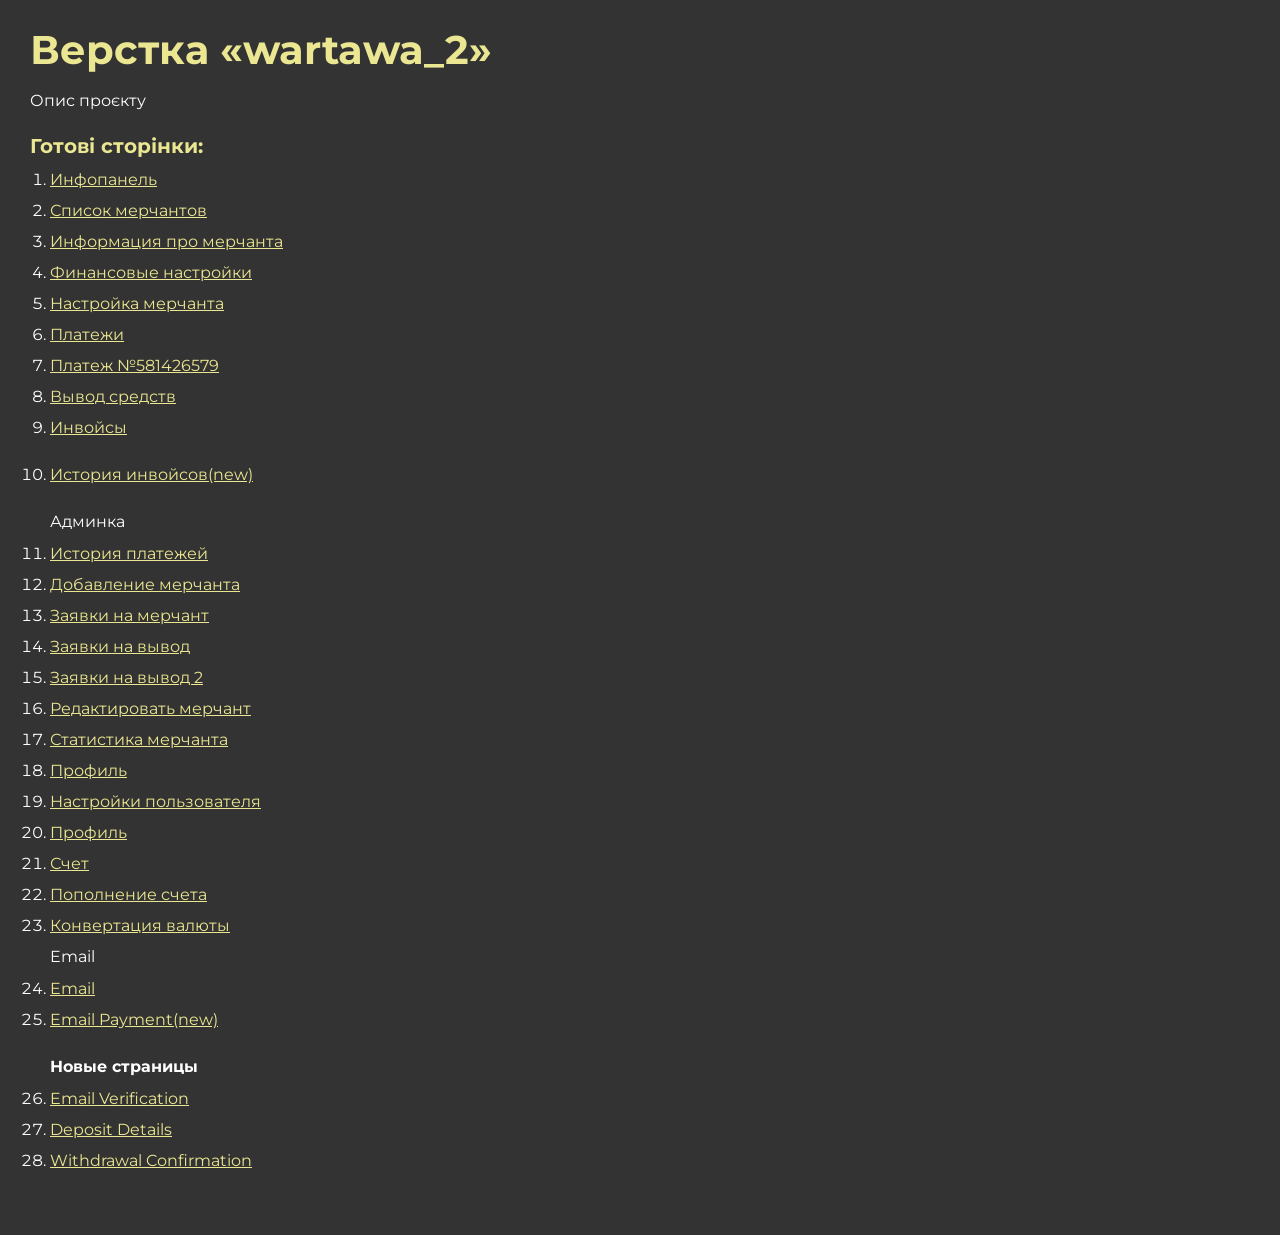
<file: index.html>
<!DOCTYPE html>
<html>

<head>
	<meta charset="UTF-8">
	<meta name="viewport" content="width=device-width, initial-scale=1.0">
	<title>Верстка «wartawa_2»</title>
</head>

<body>
	<div class="rootpage">
		<h1>Верстка «wartawa_2»</h1>
		<div class="rootpage__info">
			Опис проєкту
		</div>
		<h2>Готові сторінки:</h2>
		<ol class="rootpage__list">
			<li><a target="_blank" href="home.html">Инфопанель</a></li>
			<li><a target="_blank" href="merchants.html">Список мерчантов</a></li>
			<li><a target="_blank" href="merchants-information.html">Информация про мерчанта</a></li>
			<li><a target="_blank" href="merchants-finances.html">Финансовые настройки</a></li>
			<li><a target="_blank" href="merchants-settings.html">Настройка мерчанта</a></li>
			<li><a target="_blank" href="payment.html">Платежи</a></li>
			<li><a target="_blank" href="history-payment.html">Платеж №581426579</a></li>
			<li><a target="_blank" href="return.html">Вывод средств</a></li>
			<li><a target="_blank" href="invoices.html">Инвойсы</a></li>

			<br>
			<li><a target="_blank" href="invoices-2.html">История инвойсов(new)</a></li>
			<br>
			<p>Админка</p>
			<br>
			<li><a target="_blank" href="history-payment-admin.html">История платежей</a></li>
			<li><a target="_blank" href="adding-merchant.html">Добавление мерчанта</a></li>
			<li><a target="_blank" href="applications-merchans.html">Заявки на мерчант</a></li>
			<li><a target="_blank" href="requests-merchans.html">Заявки на вывод</a></li>
			<li><a target="_blank" href="requests-merchans-2.html">Заявки на вывод 2</a></li>
			<li><a target="_blank" href="edit-merchans.html">Редактировать мерчант</a></li>
			<li><a target="_blank" href="statistics.html">Статистика мерчанта</a></li>
			<li><a target="_blank" href="profil-header.html">Профиль</a></li>
			<li><a target="_blank" href="settings.html">Настройки пользователя</a></li>
			<li><a target="_blank" href="./wabada-pages/profile.html">Профиль</a></li>
			<li><a target="_blank" href="./wabada-pages/check.html">Счет</a></li>
			<li><a target="_blank" href="./wabada-pages/refill.html">Пополнение счета</a></li>
			<li><a target="_blank" href="./wabada-pages/conversion.html">Конвертация валюты</a></li>
			<p>Email</p>
			<br>
			<li><a target="_blank" href="email.html">Email</a></li>
			<li><a target="_blank" href="email-payment.html">Email Payment(new)</a></li>
			<br>
			<p><strong>Новые страницы</strong></p>
			<br>
			<li><a target="_blank" href="./verification-popups/email-verification.html">Email Verification</a></li>
			<li><a target="_blank" href="./verification-popups/deposit-details.html">Deposit Details</a></li>
			<li><a target="_blank" href="./verification-popups/withdrawal-confirmation.html">Withdrawal Confirmation</a></li>
		</ol>
	</div>
</body>
<style>
	@charset "UTF-8";
	@import url("https://fonts.googleapis.com/css?family=Montserrat:regular,700&display=swap");

	*,
	*::before,
	*::after {
		padding: 0px;
		margin: 0px;
		border: 0px;
		box-sizing: border-box;
	}

	html,
	body {
		height: 100%;
		margin: 0;
		padding: 0;
		min-width: 320px;
		width: 100%;
		color: #fff;
		background-color: #333;
	}

	body {
		font-family: Montserrat;
		font-size: 100%;
		line-height: 1;
		font-size: 1rem;
	}

	a {
		text-decoration: underline;
		color: #ebe691
	}

	a:visited {
		text-decoration: underline;
		color: #aaa768;
	}

	a:hover {
		text-decoration: none;
	}

	ul li {
		list-style: none;
	}

	img {
		vertical-align: top;
	}

	.wrapper {
		width: 100%;
		min-height: 100%;
		overflow: hidden;
	}

	.rootpage {
		padding: 30px;
		display: flex;
		flex-direction: column;
		align-items: flex-start;
	}

	@media (max-width: 767px) {
		.rootpage {
			padding: 30px 15px;
		}
	}

	h1 {
		color: #ebe691;
		font-size: 2.5rem;
		margin: 0px 0px 1.25rem 0px;
	}

	@media (max-width: 767px) {
		h1 {
			font-size: 1.85rem;
			margin: 0px 0px 1.25rem 0px;
		}
	}

	h2 {
		color: #ebe691;
		font-size: 1.25rem;
		margin: 0px 0px 1rem 0px;
	}

	@media (max-width: 767px) {
		h2 {
			font-size: 1.125rem;
			margin: 0px 0px 1rem 0px;
		}
	}

	.rootpage__info {
		line-height: 140%;
		margin: 0px 0px 1.5rem 0px;
	}

	.rootpage__list {
		margin: 0px 0px 2.25rem 1.25rem;
	}

	.rootpage__list li:not(:last-child) {
		margin: 0px 0px 15px 0px;
	}

	.rootpage__contacts,
	.rootpage__tnx {
		border-radius: 200px;
		padding: 20px 65px;
		line-height: 140%;
	}

	@media (max-width: 767px) {

		.rootpage__contacts,
		.rootpage__tnx {
			border-radius: 40px;
			padding: 20px;
		}
	}

	.rootpage__contacts {
		background: #32b5a4;

	}

	.rootpage__contacts a {
		color: #ebe691;
	}

	.rootpage__tnx {
		background: #c22d63;
		margin: 0px 0px 1rem 0px;
	}
</style>

</html>
</file>
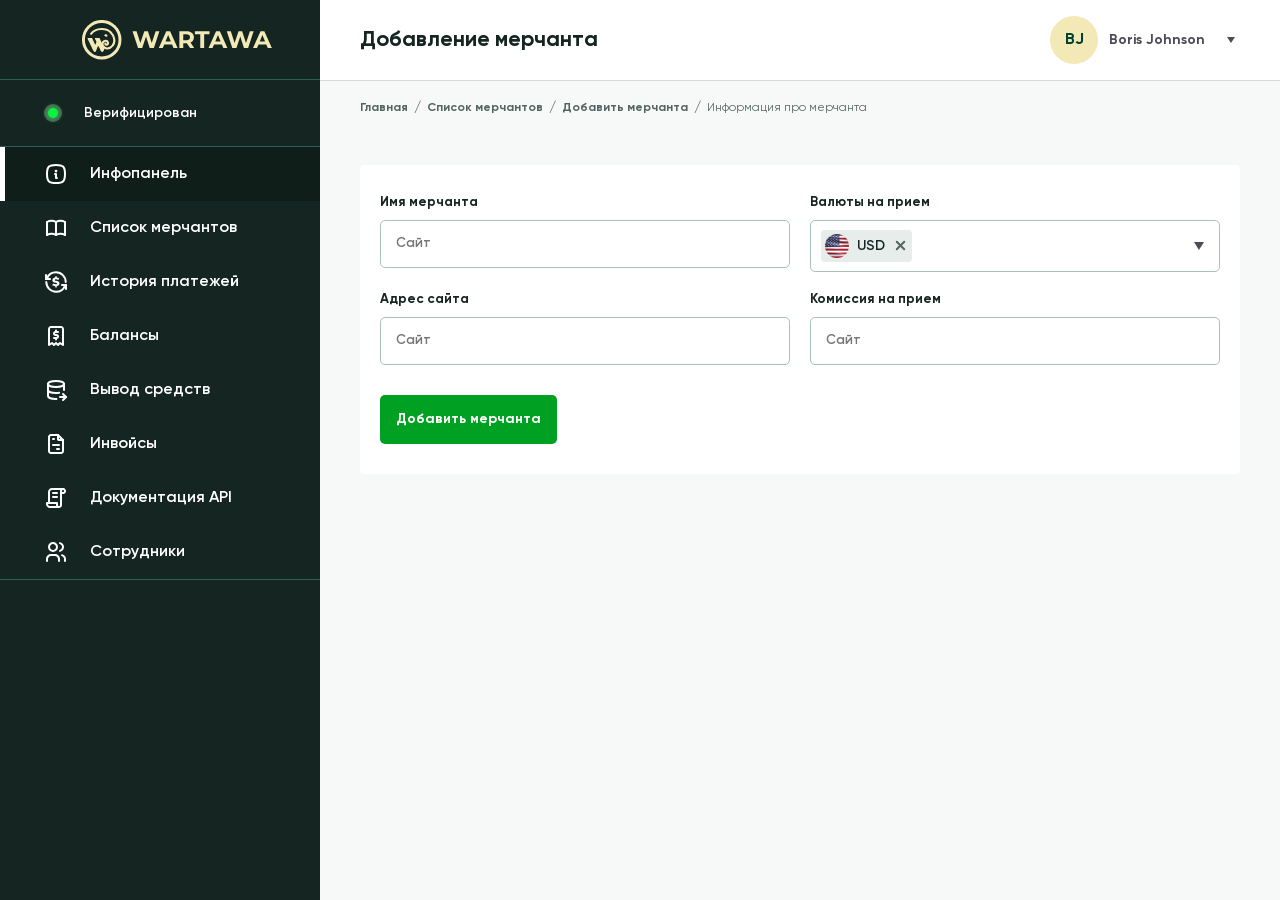
<file: adding-merchant.html>
<!DOCTYPE html>
<html lang="r">

<head>
	<title>Добавление мерчанта</title>
	<meta charset="UTF-8">
	<meta name="format-detection" content="telephone=no">
	<!-- <style>body{opacity: 0;}</style> -->
	<link rel="stylesheet" href="css/style.css">
	<link rel="shortcut icon" href="favicon.ico">
	<!-- <meta name="robots" content="noindex, nofollow"> -->
	<meta name="viewport" content="width=device-width, initial-scale=1.0">
</head>

<body>
	<div class="wrapper">
		<div class="page">
			<aside data-simplebar class="sidebar _admin">
				<a href="#" class="sidebar__logo">
					<img src="img/logo.svg" alt="Логотип">
				</a>
				<div class="sidebar__status"><span></span>Верифицирован</div>
				<nav class="sidebar__menu menu-sidebar _admin">
					<ul class="menu-sidebar__list _admin">
						<li><a class="_active" href="#"><img src="img/font-icons/infopanel.svg" alt="">Инфопанель</a></li>
						<li><a href="#"><img src="img/font-icons/list.svg" alt="">Список мерчантов</a></li>
						<li><a href="#"><img src="img/font-icons/history.svg" alt="">История платежей</a></li>
						<li><a href="#"><img src="img/font-icons/balances.svg" alt="">Балансы</a></li>
						<li><a href="#"><img src="img/font-icons/return.svg" alt="">Вывод средств</a></li>
						<li><a href="#"><img src="img/font-icons/invoices.svg" alt="">Инвойсы</a></li>
						<li><a href="#"><img src="img/font-icons/api.svg" alt="">Документация API</a></li>
						<li><a href="#"><img src="img/font-icons/employees.svg" alt="">Сотрудники</a></li>
					</ul>
				</nav>
			</aside>
			<main class="main">
				<header class="header">
					<div class="header__container">
						<h1 class="header__title">Добавление мерчанта</h1>
						<div class="header__user user-header">
							<div class="user-header__avatar">BJ</div>
							<div class="user-header__content">
								<div class="user-header__name">Boris Johnson</div>
								<div class="user-header__dropdown">
									<img src="img/font-icons/menu-arrow.svg" alt="Открыть меню">
								</div>
							</div>
						</div>
					</div>
				</header>
				<div class="main__container">
					<div class="breadcrumbs">
						<ul>
							<li><a href="#">Главная</a></li>
                     <li><a href="#">Список мерчантов</a></li>
                     <li><a href="#">Добавить мерчанта</a></li>
							<li><a href="#" class="_active">Информация про мерчанта</a></li>
						</ul>
						</div>
					<form action="#" class="add-merchant">
                  <div class="add-merchant__inputs">
                     <div class="merchants-information__input">
                        <div class="merchants-information__label">Имя мерчанта</div>
                        <input type="text" name="web-saite" placeholder="Сайт" class="input input-information">
                     </div>
                     <div class="merchants-information__input">
                        <div class="merchants-information__label">Валюты на прием</div>
                        <select multiple data-checkbox data-tags name="currenc">
                           <option data-class="currens-select" data-asset="./img/country.png" value="1" selected>USD</option>
                           <option data-class="currens-select" data-asset="./img/country.png" value="2">EUR</option>
                           <option data-class="currens-select" data-asset="./img/country.png" value="3">UA</option>
                        </select>
                     </div>
                     <div class="merchants-information__input">
                        <div class="merchants-information__label">Адрес сайта</div>
                        <input type="text" name="web-saite" placeholder="Сайт" class="input input-information">
                     </div>
                     <div class="merchants-information__input">
                        <div class="merchants-information__label">Комиссия на прием</div>
                        <input type="text" name="web-saite" placeholder="Сайт" class="input input-information">
                     </div>
                  </div>
                  <button type="submit" class="add-merchant__button button button-green">Добавить мерчанта</button>
               </form>
				</div>
				<div class="nav">
					<a href="#" class="nav__item icon-menu">
						<img src="img/font-icons/wartawa.svg" alt="">
						<p>Wartawa</p>
					</a>
					<a href="#" class="nav__item">
						<img src="img/font-icons/payment.svg" alt="">
						<p>Платежи</p>
					</a>
					<a href="#" class="nav__item">
						<img src="img/font-icons/merchans.svg" alt="">
						<p>Мои мерчанты</p>
					</a>
					<a href="#" class="nav__item">
						<img src="img/font-icons/nav-balances.svg" alt="">
						<p>Балансы</p>
					</a>
					<a href="#" class="nav__item">
						<img src="img/font-icons/nav-invoices.svg" alt="">
						<p>Инвойсы</p>
					</a>
				</div>
			</main>
		</div>
	</div>
	<script src="js/app.js"></script>
</body>

</html>
</file>
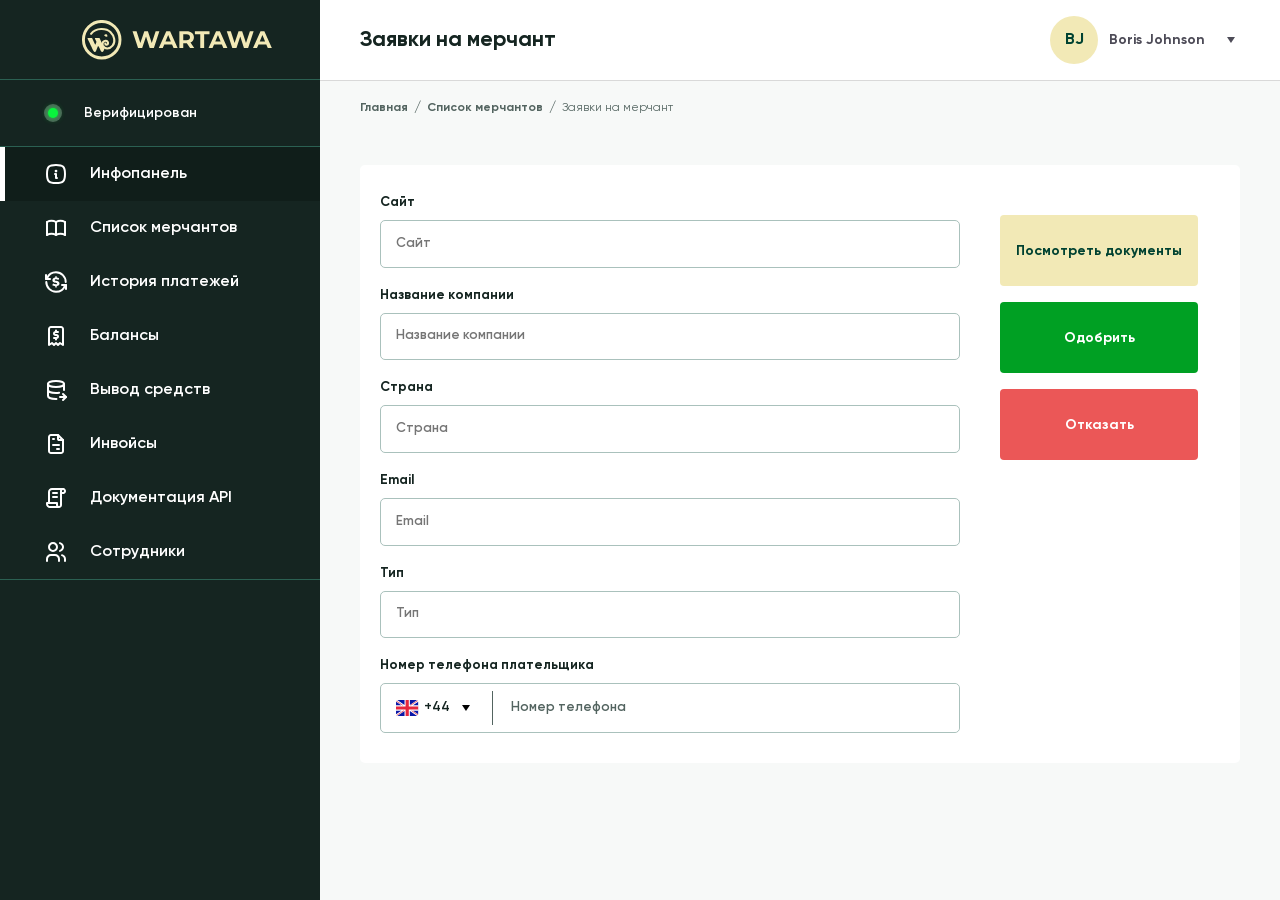
<file: applications-merchans.html>
<!DOCTYPE html>
<html lang="r">

<head>
	<title>Заявки на мерчант</title>
	<meta charset="UTF-8">
	<meta name="format-detection" content="telephone=no">
	<!-- <style>body{opacity: 0;}</style> -->
	<link rel="stylesheet" href="css/style.css">
	<link rel="shortcut icon" href="favicon.ico">
	<!-- <meta name="robots" content="noindex, nofollow"> -->
	<meta name="viewport" content="width=device-width, initial-scale=1.0">
</head>

<body>
	<div class="wrapper">
		<div class="page">
			<aside data-simplebar class="sidebar _admin">
				<a href="#" class="sidebar__logo">
					<img src="img/logo.svg" alt="Логотип">
				</a>
				<div class="sidebar__status"><span></span>Верифицирован</div>
				<nav class="sidebar__menu menu-sidebar _admin">
					<ul class="menu-sidebar__list _admin">
						<li><a class="_active" href="#"><img src="img/font-icons/infopanel.svg" alt="">Инфопанель</a></li>
						<li><a href="#"><img src="img/font-icons/list.svg" alt="">Список мерчантов</a></li>
						<li><a href="#"><img src="img/font-icons/history.svg" alt="">История платежей</a></li>
						<li><a href="#"><img src="img/font-icons/balances.svg" alt="">Балансы</a></li>
						<li><a href="#"><img src="img/font-icons/return.svg" alt="">Вывод средств</a></li>
						<li><a href="#"><img src="img/font-icons/invoices.svg" alt="">Инвойсы</a></li>
						<li><a href="#"><img src="img/font-icons/api.svg" alt="">Документация API</a></li>
						<li><a href="#"><img src="img/font-icons/employees.svg" alt="">Сотрудники</a></li>
					</ul>
				</nav>
			</aside>
			<main class="main">
				<header class="header">
					<div class="header__container">
						<h1 class="header__title">Заявки на мерчант</h1>
						<div class="header__user user-header">
							<div class="user-header__avatar">BJ</div>
							<div class="user-header__content">
								<div class="user-header__name">Boris Johnson</div>
								<div class="user-header__dropdown">
									<img src="img/font-icons/menu-arrow.svg" alt="Открыть меню">
								</div>
							</div>
						</div>
					</div>
				</header>
				<div class="main__container">
					<div class="breadcrumbs">
						<ul>
							<li><a href="#">Главная</a></li>
                     <li><a href="#">Список мерчантов</a></li>
							<li><a href="#" class="_active">Заявки на мерчант</a></li>
						</ul>
					</div>
					<div class="applications-merchans">
                  <div class="applications-merchans__inputs">
                     <div class="merchants-information__input">
                        <div class="merchants-information__label">Сайт</div>
                        <input type="text" name="web-saite" placeholder="Сайт" class="input">
                     </div>
                     <div class="merchants-information__input">
                        <div class="merchants-information__label">Название компании</div>
                        <input type="text" name="name-company" placeholder="Название компании" class="input">
                     </div>
                     <div class="merchants-information__input">
                        <div class="merchants-information__label">Страна</div>
                        <input type="text" name="cohntry" placeholder="Страна" class="input">
                     </div>
                     <div class="merchants-information__input">
                        <div class="merchants-information__label">Email</div>
                        <input type="email" name="email" placeholder="Email" class="input">
                     </div>
                     <div class="merchants-information__input">
                        <div class="merchants-information__label">Тип</div>
                        <input type="text" name="type" placeholder="Тип" class="input">
                     </div>
                     <div class="merchants-information__input">
                        <div class="merchants-information__label">Номер телефона плательщика</div>
                        <div class="merchants-information__phone">
                           <div class="merchants-information__country">
                              <select name="country-number">
                                 <option data-asset="img/font-icons/country.svg" value="1" selected>+44</option>
                                 <option data-asset="img/font-icons/country.svg" value="2">+48</option>
                                 <option data-asset="img/font-icons/country.svg" value="3">+3</option>
                                 <option data-asset="img/font-icons/country.svg" value="4">+380</option>
                              </select>
                           </div>
                           <input type="tel" name="phone-number" placeholder="Номер телефона">
                        </div>
                     </div>
                  </div>
                  <div class="applications-merchans__actions">
                     <a href="#" class="applications-merchans__button _yellow">Посмотреть документы</a>
                     <a href="#" class="applications-merchans__button _green">Одобрить</a>
                     <a href="#" class="applications-merchans__button _red">Отказать</a>
                  </div>
               </div>
				</div>
				<div class="nav">
					<a href="#" class="nav__item icon-menu">
						<img src="img/font-icons/wartawa.svg" alt="">
						<p>Wartawa</p>
					</a>
					<a href="#" class="nav__item">
						<img src="img/font-icons/payment.svg" alt="">
						<p>Платежи</p>
					</a>
					<a href="#" class="nav__item">
						<img src="img/font-icons/merchans.svg" alt="">
						<p>Мои мерчанты</p>
					</a>
					<a href="#" class="nav__item">
						<img src="img/font-icons/nav-balances.svg" alt="">
						<p>Балансы</p>
					</a>
					<a href="#" class="nav__item">
						<img src="img/font-icons/nav-invoices.svg" alt="">
						<p>Инвойсы</p>
					</a>
				</div>
			</main>
		</div>
	</div>
	<script src="js/app.js"></script>
</body>

</html>
</file>
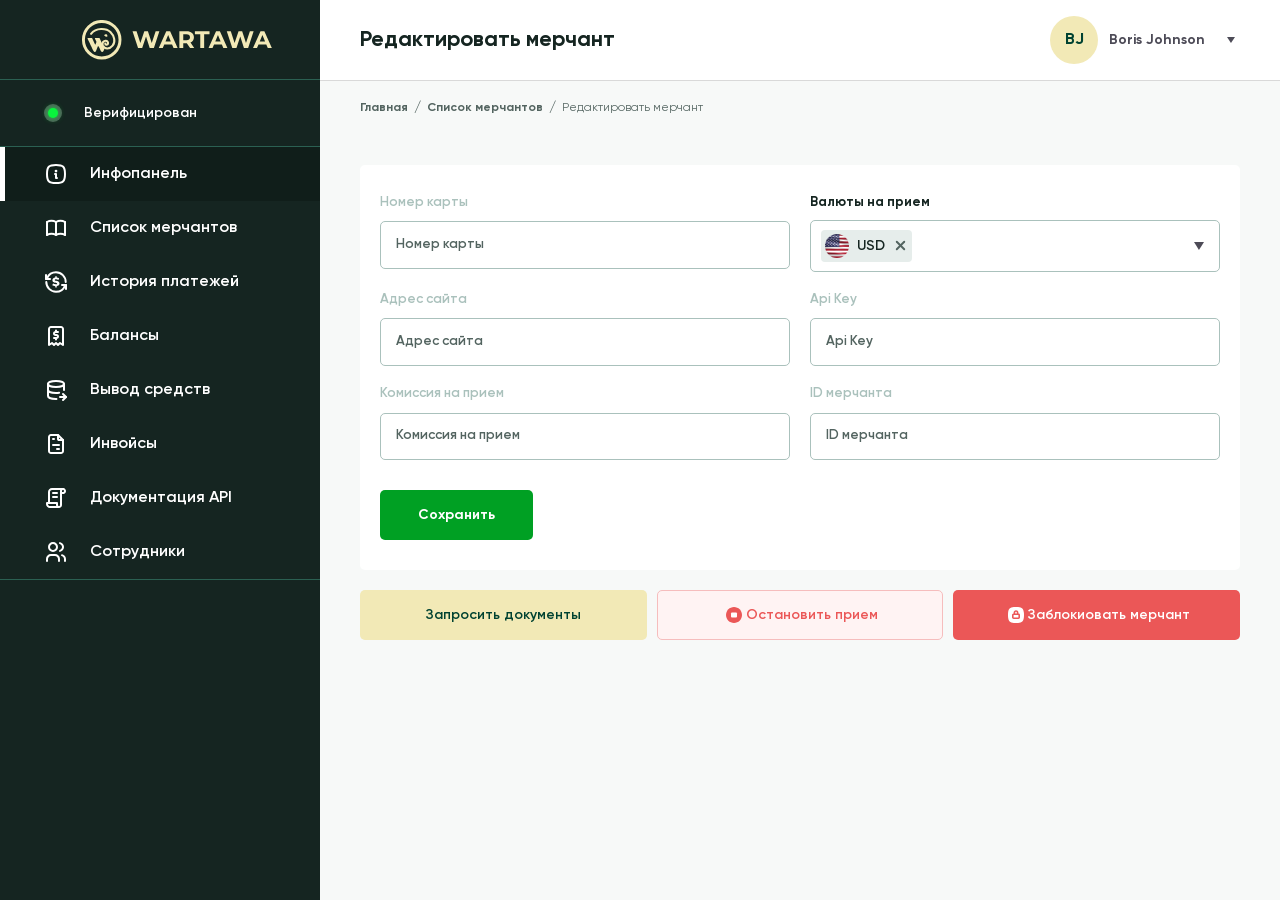
<file: edit-merchans.html>
<!DOCTYPE html>
<html lang="r">

<head>
   <title>Редактировать мерчант</title>
   <meta charset="UTF-8">
   <meta name="format-detection" content="telephone=no">
   <link rel="stylesheet" href="css/style.css">
   <link rel="shortcut icon" href="favicon.ico">
   <meta name="viewport" content="width=device-width, initial-scale=1.0">
</head>

<body class="_desctop">
   <div class="wrapper">
      <div class="page">
         <aside data-simplebar class="sidebar _admin">
            <a href="#" class="sidebar__logo">
               <img src="img/logo.svg" alt="Логотип">
            </a>
            <div class="sidebar__status"><span></span>Верифицирован</div>
            <nav class="sidebar__menu menu-sidebar _admin">
               <ul class="menu-sidebar__list _admin">
                  <li><a class="_active" href="#"><img src="img/font-icons/infopanel.svg" alt="">Инфопанель</a></li>
                  <li><a href="#"><img src="img/font-icons/list.svg" alt="">Список мерчантов</a></li>
                  <li><a href="#"><img src="img/font-icons/history.svg" alt="">История платежей</a></li>
                  <li><a href="#"><img src="img/font-icons/balances.svg" alt="">Балансы</a></li>
                  <li><a href="#"><img src="img/font-icons/return.svg" alt="">Вывод средств</a></li>
                  <li><a href="#"><img src="img/font-icons/invoices.svg" alt="">Инвойсы</a></li>
                  <li><a href="#"><img src="img/font-icons/api.svg" alt="">Документация API</a></li>
                  <li><a href="#"><img src="img/font-icons/employees.svg" alt="">Сотрудники</a></li>
               </ul>
            </nav>
         </aside>
         <main class="main">
            <header class="header">
               <div class="header__container">
                  <h1 class="header__title">Редактировать мерчант</h1>
                  <div class="header__user user-header">
                     <div class="user-header__avatar">BJ</div>
                     <div class="user-header__content">
                        <div class="user-header__name">Boris Johnson</div>
                        <div class="user-header__dropdown">
                           <img src="img/font-icons/menu-arrow.svg" alt="Открыть меню">
                        </div>
                     </div>
                  </div>
               </div>
            </header>
            <div class="main__container">
               <div class="breadcrumbs">
                  <ul>
                     <li><a href="#">Главная</a></li>
                     <li><a href="#">Список мерчантов</a></li>
                     <li><a href="#" class="_active">Редактировать мерчант</a></li>
                  </ul>
               </div>
               <div class="edit-merchans">
                  <form action="#" class="edit-merchans__form">
                     <div class="edit-merchans__grid">
                        <div class="search-merchants__input">
                           <div class="search-merchants__label input-label">Номер карты</div>
                           <input type="number" name="id" placeholder="Номер карты" class="input">
                        </div>
                        <div class="merchants-information__input">
                           <div class="merchants-information__label">Валюты на прием</div>
                           <select multiple data-checkbox data-tags name="currenc">
                              <option data-class="currens-select" data-asset="./img/country.png" value="1" selected>USD</option>
                              <option data-class="currens-select" data-asset="./img/country.png" value="2">EUR</option>
                              <option data-class="currens-select" data-asset="./img/country.png" value="3">UA</option>
                           </select>
                        </div>
                        <div class="search-merchants__input">
                           <div class="search-merchants__label input-label">Адрес сайта</div>
                           <input type="number" name="addres-website" placeholder="Адрес сайта" class="input">
                        </div>
                        <div class="search-merchants__input">
                           <div class="search-merchants__label input-label">Api Key</div>
                           <input type="number" name="api-key" placeholder="Api Key" class="input">
                        </div>
                        <div class="search-merchants__input">
                           <div class="search-merchants__label input-label">Комиссия на прием</div>
                           <input type="number" name="num" placeholder="Комиссия на прием" class="input">
                        </div>
                        <div class="search-merchants__input">
                           <div class="search-merchants__label input-label">ID мерчанта</div>
                           <input type="number" name="id" placeholder="ID мерчанта" class="input">
                        </div>
                     </div>
                     <button type="submit" class="edit-merchans__save button button-green">Сохранить</button>
                  </form>
                  <div class="edit-merchans__actions">
                     <a href="#" class="edit-merchans__button edit-merchans__button-dock button">Запросить документы</a>
                     <a href="#" class="edit-merchans__button edit-merchans__button-stop button">Остановить прием</a>
                     <a href="#" class="edit-merchans__button edit-merchans__button-block button">Заблокиовать мерчант</a>
                  </div>
               </div>
            </div>
            <div class="nav">
               <a href="#" class="nav__item icon-menu">
                  <img src="img/font-icons/wartawa.svg" alt="">
                  <p>Wartawa</p>
               </a>
               <a href="#" class="nav__item">
                  <img src="img/font-icons/payment.svg" alt="">
                  <p>Платежи</p>
               </a>
               <a href="#" class="nav__item">
                  <img src="img/font-icons/merchans.svg" alt="">
                  <p>Мои мерчанты</p>
               </a>
               <a href="#" class="nav__item">
                  <img src="img/font-icons/nav-balances.svg" alt="">
                  <p>Балансы</p>
               </a>
               <a href="#" class="nav__item">
                  <img src="img/font-icons/nav-invoices.svg" alt="">
                  <p>Инвойсы</p>
               </a>
            </div>
         </main>
      </div>
   </div>
   <script src="js/app.js"></script>
</body>

</html>
</file>
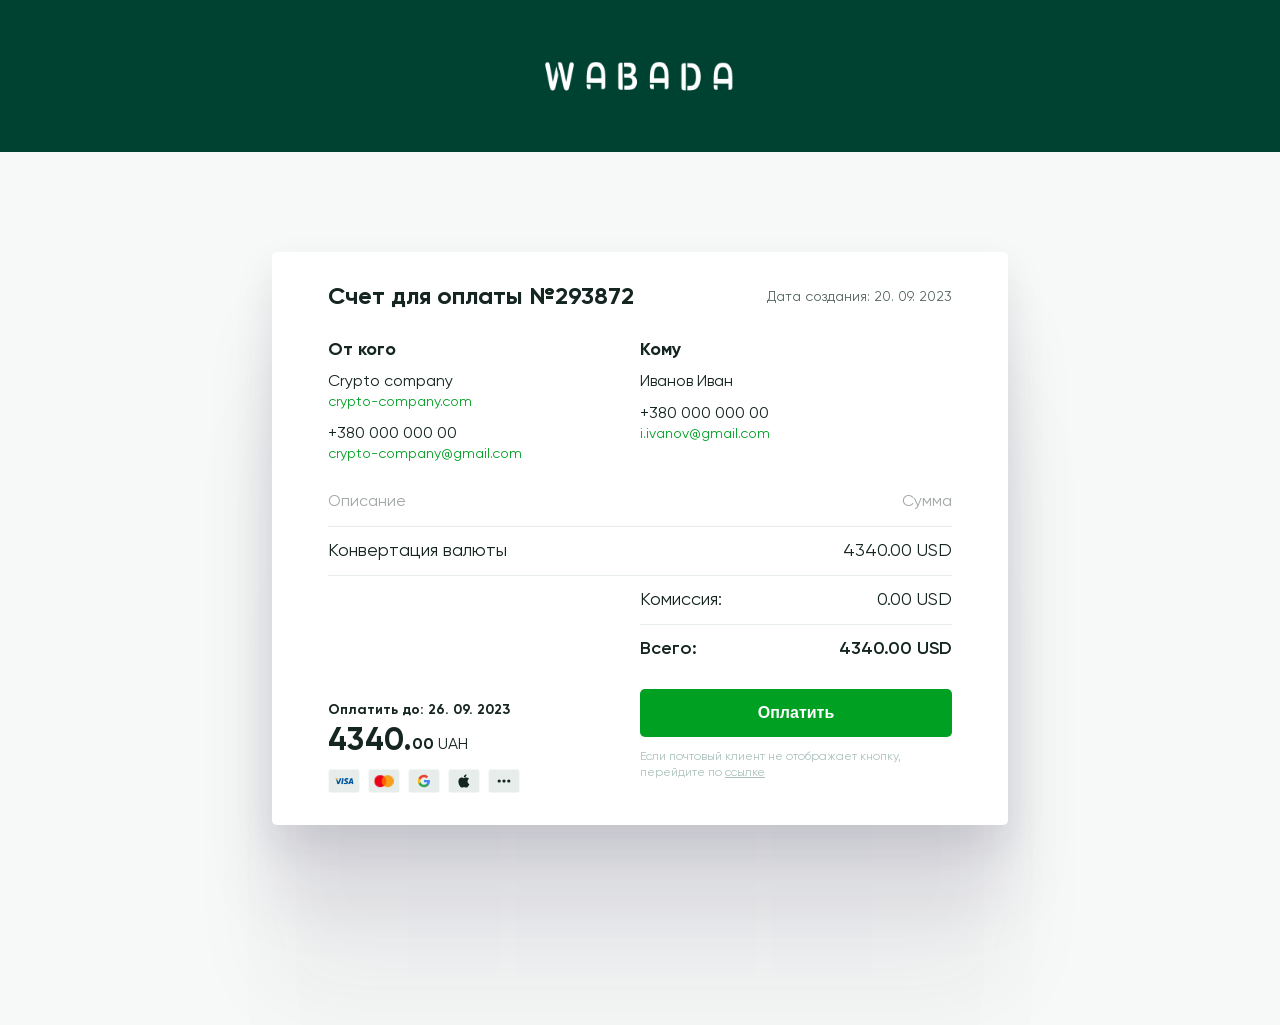
<file: email-payment.html>
<!DOCTYPE html
   PUBLIC "-//W3C//DTD XHTML 1.0 Transitional//EN" "http://www.w3.org/TR/xhtml1/DTD/xhtml1-transitional.dtd">
<html xmlns="http://www.w3.org/1999/xhtml">

<head>
   <meta http-equiv="Content-Type" content="text/html; charset=UTF-8" />
   <title>Код подтверждения</title>
   <meta name="viewport" content="width=device-width, initial-scale=1.0" />
   <style>
      body {
         width: 100% !important;
         -webkit-text-size-adjust: 100%;
         -ms-text-size-adjust: 100%;
         margin: 0;
         padding: 0;
         line-height: 100%;
         font-family: Gilroy;
         background: #F7F9F8;
      }

      @font-face {
         font-family: Gilroy;
         font-display: swap;
         src: url("./fonts/Gilroy-Bold.woff2") format("woff2"), url("./fonts/Gilroy-Bold.woff") format("woff");
         font-weight: 700;
         font-style: normal;
      }

      @font-face {
         font-family: Gilroy;
         font-display: swap;
         src: url("./fonts/Gilroy-SemiBold.woff2") format("woff2"), url("./fonts/Gilroy-SemiBold.woff") format("woff");
         font-weight: 600;
         font-style: normal;
      }

      @font-face {
         font-family: Gilroy;
         font-display: swap;
         src: url("./fonts/Gilroy-Regular.woff2") format("woff2"), url("./fonts/Gilroy-Regular.woff") format("woff");
         font-weight: 400;
         font-style: normal;
      }

      [style*="Gilroy"] {
         font-family: 'Gilroy', sans-serif !important;
      }

      img {
         outline: none;
         text-decoration: none;
         border: none;
         -ms-interpolation-mode: bicubic;
         max-width: 100% !important;
         margin: 0;
         padding: 0;
         display: block;
      }

      table td {
         border-collapse: collapse;
      }

      table {
         border-collapse: collapse;
         mso-table-lspace: 0pt;
         mso-table-rspace: 0pt;
      }

      /*
* Prefixed by https://autoprefixer.github.io
* PostCSS: v8.4.14,
* Autoprefixer: v10.4.7
* Browsers: last 4 version
*/

      .logo {
         background-color: #004231;
         padding: 48px 32px;
      }

      .logo img {
         width: 230px;
         height: auto;
      }

      .content {
         margin-bottom: 200px;
         margin-top: 100px;
         padding: 0 15px;
      }

      .content__inner {
         max-width: 624px;
         margin-left: auto;
         margin-right: auto;
         padding: 32px 56px;
         border-radius: 5px;
         background: #FFF;
         -webkit-box-shadow: 0px 0px 0px 0px rgba(34, 27, 62, 0.10), 0px 18px 39px 0px rgba(34, 27, 62, 0.10), 0px 72px 72px 0px rgba(34, 27, 62, 0.09), 0px 161px 97px 0px rgba(34, 27, 62, 0.05), 0px 286px 114px 0px rgba(34, 27, 62, 0.01), 0px 447px 125px 0px rgba(34, 27, 62, 0.00);
         box-shadow: 0px 0px 0px 0px rgba(34, 27, 62, 0.10), 0px 18px 39px 0px rgba(34, 27, 62, 0.10), 0px 72px 72px 0px rgba(34, 27, 62, 0.09), 0px 161px 97px 0px rgba(34, 27, 62, 0.05), 0px 286px 114px 0px rgba(34, 27, 62, 0.01), 0px 447px 125px 0px rgba(34, 27, 62, 0.00);
      }

      .content__head {
         display: -webkit-box;
         display: -ms-flexbox;
         display: flex;
         -ms-flex-wrap: wrap;
         flex-wrap: wrap;
         gap: 4px;
         -webkit-box-align: center;
         -ms-flex-align: center;
         align-items: center;
         -webkit-box-pack: justify;
         -ms-flex-pack: justify;
         justify-content: space-between;
         margin-bottom: 32px;
      }

      .head__title {
         color: #152521;
         font-size: 24px;
         font-weight: 700;
         display: block;
         line-height: 110%;
         margin: 0;
      }

      .head__time {
         color: #536460;
         font-size: 14px;
      }

      .content__grid {
         display: -ms-grid;
         display: grid;
         -ms-grid-columns: (1fr)[2];
         grid-template-columns: repeat(2, 1fr);
      }

      .column__title {
         color: #152521;
         font-size: 18px;
         font-weight: 700;
         margin-bottom: 16px;
      }

      .column__block {
         margin-bottom: 16px;
      }

      .column__block span {
         color: #00A023;
         font-size: 14px;
         font-weight: 400;
      }

      .column__label {
         color: #152521;
         font-size: 16px;
         font-weight: 500;
         margin-bottom: 4px;
      }

      .desc p {
         color: #AAC1BC;
         font-size: 12px;
         font-weight: 400;
      }

      .desc a {
         color: #AAC1BC;
         font-size: 12px;
         font-weight: 400;
         text-decoration: underline;
      }

      .desc__row {
         display: -webkit-box;
         display: -ms-flexbox;
         display: flex;
         -webkit-box-align: center;
         -ms-flex-align: center;
         align-items: center;
         -webkit-box-pack: justify;
         -ms-flex-pack: justify;
         justify-content: space-between;
         padding-top: 16px;
         padding-bottom: 16px;
         border-bottom: 1px solid #E6EDEB;
      }

      .desc__row-w {
         width: 50%;
         margin-left: auto;
      }

      .desc__row-last {
         border-bottom: none;
      }

      .desc__label-gray {
         color: rgba(21, 37, 33, 0.40);
      }

      .desc__label {
         color: #152521;
         font-size: 18px;
         font-weight: 500;
      }

      .desc__grid {
         display: -ms-grid;
         display: grid;
         -ms-grid-columns: (1fr)[2];
         grid-template-columns: repeat(2, 1fr);
         -webkit-box-align: end;
         -ms-flex-align: end;
         align-items: end;
      }

      .result__date {
         color: #152521;
         font-size: 14px;
         font-weight: 700;
         margin-bottom: 15px;
      }

      .result__sum {
         display: -webkit-box;
         display: -ms-flexbox;
         display: flex;
         -webkit-box-align: end;
         -ms-flex-align: end;
         align-items: end;
         white-space: nowrap;

         color: #152521;
         font-size: 32px;
         font-weight: 700;
      }

      .result__sum span {
         font-size: 16px;
         font-weight: 700;
         margin-bottom: -4px;
      }

      .result__sum p {
         color: #152521;
         font-size: 16px;
         font-weight: 500;
         margin: 0;
         margin-bottom: -4px;
         margin-left: 4px;
      }

      .result__carts {
         display: -webkit-box;
         display: -ms-flexbox;
         display: flex;
         -ms-flex-wrap: wrap;
         flex-wrap: wrap;
         -webkit-box-align: center;
         -ms-flex-align: center;
         align-items: center;
         gap: 8px;
         margin-top: 20px;
      }

      .result__cart img {
         width: 32px;
         height: 24px;
      }

      .desc__label-bold {
         font-weight: 600;
      }

      .desc__button {
         margin-top: 16px;
         border-radius: 5px;
         background: #00A023;
         border: none;
         width: 100%;
         padding: 15px;

         color: #FFF;
         font-size: 16px;
         font-weight: 600;
         display: block;
         cursor: pointer;
      }

      @media(max-width: 768px) {
         .content {
            margin-top: 16px;
            margin-bottom: 16px;
         }

         .content__inner {
            -webkit-box-shadow: none;
            box-shadow: none;
         }

         .logo {
            padding: 12px;
         }

         .logo img {
            width: 100px;
         }

         .content__inner {
            padding: 24px 16px;
         }

         .head__title {
            font-size: 16px;
         }

         .head__time {
            font-size: 12px;
         }

         .content__head {
            margin-bottom: 20px;
         }

         .content__grid {
            -ms-grid-columns: 1fr;
            grid-template-columns: 1fr;
         }

         .column__title {
            font-size: 14px;
            margin-bottom: 8px;
         }

         .column__label {
            font-size: 12px;
         }

         .column__block span {
            font-size: 11px;
         }

         .desc__grid {
            display: -webkit-box;
            display: -ms-flexbox;
            display: flex;
            -webkit-box-align: center;
            -ms-flex-align: center;
            align-items: center;
            -webkit-box-orient: vertical;
            -webkit-box-direction: normal;
            -ms-flex-direction: column;
            flex-direction: column;
         }

         .desc__row {
            padding-top: 8px;
            padding-bottom: 8px;
         }

         .desc__row-w {
            width: 100%;
         }

         .desc__label-gray {
            font-size: 11px;
         }

         .desc__label {
            font-size: 12px;
         }

         .desc__row-last {
            font-size: 14px;
         }

         .result__sum {
            font-size: 22px;
         }

         .result__sum span {
            font-size: 14px;
            margin-bottom: -2px;
         }

         .result__sum p {
            font-size: 14px;
            margin-bottom: -2px;
         }

         .desc__result {
            width: 100%;
            text-align: right;

         }

         .result__sum {
            -webkit-box-pack: end;
            -ms-flex-pack: end;
            justify-content: flex-end;
         }

         .result__date {
            font-size: 12px;
            font-weight: 600;
         }

         .result__carts {
            -webkit-box-pack: center;
            -ms-flex-pack: center;
            justify-content: center;
         }

         .result__cart img {
            width: 45px;
            height: 30px;
         }

         .desc__button {
            font-size: 13px;
            padding: 12px;
         }
      }
   </style>
</head>

<body style="margin: 0; padding: 0;">
   <div style="font-size:0px;font-color:#ffffff;opacity:0;visibility:hidden;width:0;height:0;display:none;">Тестовое
      письмо</div>
   <table cellpadding="0" cellspacing="0" width="100%">
      <tr>
         <td class="logo" align="center">
            <img src="./img/logo-email.svg" alt="Логотип компании" />
         </td>
      </tr>
      <tr>
         <td>
            <div class="content">
               <div class="content__inner">
                  <div class="content__head">
                     <h1 class="head__title">Счет для оплаты №293872</h1>
                     <span class="head__time">Дата создания: 20. 09. 2023</span>
                  </div>
                  <div class="content__grid">
                     <div class="content__column column">
                        <div class="column__title">От кого</div>
                        <div class="column__block">
                           <div class="column__label">Crypto company</div>
                           <span>crypto-company.com</span>
                        </div>
                        <div class="column__block">
                           <div class="column__label">+380 000 000 00</div>
                           <span>crypto-company@gmail.com</span>
                        </div>
                     </div>
                     <div class="content__column column">
                        <div class="column__title">Кому</div>
                        <div class="column__block">
                           <div class="column__label">Иванов Иван</div>
                        </div>
                        <div class="column__block">
                           <div class="column__label">+380 000 000 00</div>
                           <span>i.ivanov@gmail.com</span>
                        </div>
                     </div>
                  </div>
                  <div class="content__desc desc">
                     <div class="desc__row">
                        <span class="desc__label-gray">Описание</span>
                        <span class="desc__label-gray">Сумма</span>
                     </div>
                     <div class="desc__row">
                        <span class="desc__label">Конвертация валюты</span>
                        <span class="desc__label">4340.00 USD</span>
                     </div>
                     <div class="desc__row desc__row-w">
                        <span class="desc__label">Комиссия:</span>
                        <span class="desc__label">0.00 USD</span>
                     </div>
                     <div class="desc__row desc__row-w desc__row-last">
                        <span class="desc__label desc__label-bold">Всего:</span>
                        <span class="desc__label desc__label-bold">4340.00 USD</span>
                     </div>
                     <div class="desc__grid">
                        <div class="desc__result result">
                           <div class="result__date">Оплатить до: 26. 09. 2023</div>
                           <div class="result__sum">4340.<span>00</span>
                              <p>UAH</p>
                           </div>
                           <div class="result__carts">
                              <div class="result__cart">
                                 <img src="./img/carts/visa.svg" alt="">
                              </div>
                              <div class="result__cart">
                                 <img src="./img/carts/mastercard.svg" alt="">
                              </div>
                              <div class="result__cart">
                                 <img src="./img/carts/google.svg" alt="">
                              </div>
                              <div class="result__cart">
                                 <img src="./img/carts/apple.svg" alt="">
                              </div>
                              <a href="#" class="result__cart">
                                 <img src="./img/carts/more.svg" alt="">
                              </a>
                           </div>
                        </div>
                        <div class="desc__payment">
                           <button type="submit" class="desc__button">Оплатить</button>
                           <p>Если почтовый клиент не отображает кнопку, перейдите по <a href="#">ссылке</a></p>
                        </div>
                     </div>
                  </div>
               </div>
            </div>
         </td>
      </tr>
   </table>
</body>

</html>
</file>
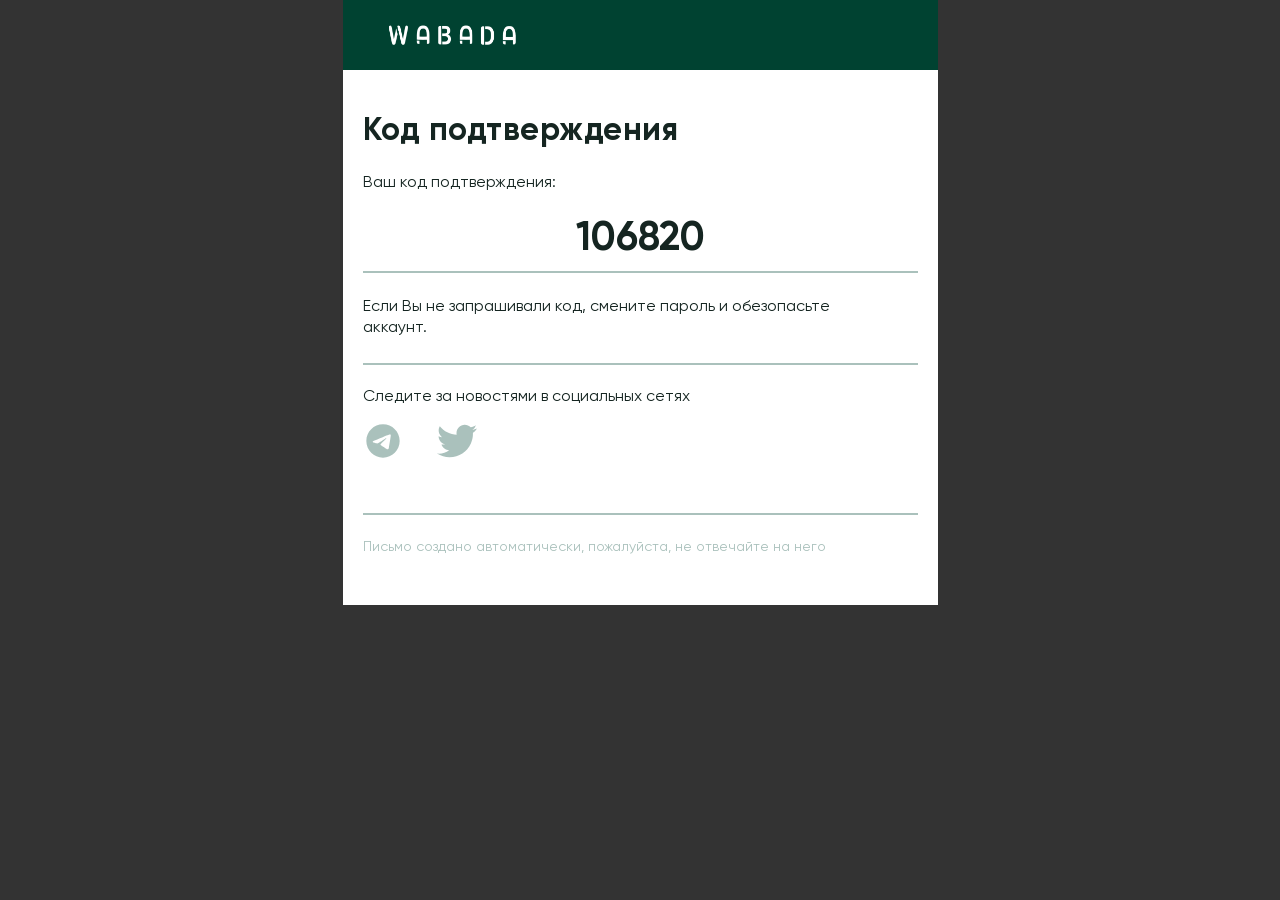
<file: email.html>
<!DOCTYPE html
   PUBLIC "-//W3C//DTD XHTML 1.0 Transitional//EN" "http://www.w3.org/TR/xhtml1/DTD/xhtml1-transitional.dtd">
<html xmlns="http://www.w3.org/1999/xhtml">

<head>
   <meta http-equiv="Content-Type" content="text/html; charset=UTF-8" />
   <title>Код подтверждения</title>
   <meta name="viewport" content="width=device-width, initial-scale=1.0" />
   <style>
      body {
         width: 100% !important;
         -webkit-text-size-adjust: 100%;
         -ms-text-size-adjust: 100%;
         margin: 0;
         padding: 0;
         line-height: 100%;
         font-family: Gilroy;
         background-color: #333;
      }

      @font-face {
         font-family: Gilroy;
         font-display: swap;
         src: url("./fonts/Gilroy-Bold.woff2") format("woff2"), url("./fonts/Gilroy-Bold.woff") format("woff");
         font-weight: 700;
         font-style: normal;
      }

      @font-face {
         font-family: Gilroy;
         font-display: swap;
         src: url("./fonts/Gilroy-SemiBold.woff2") format("woff2"), url("./fonts/Gilroy-SemiBold.woff") format("woff");
         font-weight: 600;
         font-style: normal;
      }

      @font-face {
         font-family: Gilroy;
         font-display: swap;
         src: url("./fonts/Gilroy-Regular.woff2") format("woff2"), url("./fonts/Gilroy-Regular.woff") format("woff");
         font-weight: 400;
         font-style: normal;
      }

      [style*="Gilroy"] {
         font-family: 'Gilroy', sans-serif !important;
      }

      img {
         outline: none;
         text-decoration: none;
         border: none;
         -ms-interpolation-mode: bicubic;
         max-width: 100% !important;
         margin: 0;
         padding: 0;
         display: block;
      }

      table td {
         border-collapse: collapse;
      }

      table {
         border-collapse: collapse;
         mso-table-lspace: 0pt;
         mso-table-rspace: 0pt;
         width: 595px; /* Ограничение ширины письма */
         margin: 0 auto; /* Центрирование по горизонтали */
      }

      .social-icons {
         text-align: left;
      }

      .social-icons a {
         display: inline-block;
         margin-right: 30px;
      }
   </style>
</head>

<body style="margin: 0; padding: 0;">
   <div style="font-size:0px;font-color:#ffffff;opacity:0;visibility:hidden;width:0;height:0;display:none;">Тестовое
      письмо</div>
   <table cellpadding="0" cellspacing="0" width="100%" bgcolor="#fff">
      <tr>
         <td bgcolor="#004231" align="left" style="padding: 16px 32px;">
            <img src="./img/logo-email.svg" alt="Логотип компании" style="max-width: 156px;" />
         </td>
      </tr>
      <tr>
         <td align="left" style="padding: 20px;">
            <h1
               style="color: #152521; font-family: Gilroy; font-size: 32px; font-weight: 700; line-height: 40px; letter-spacing: 0.5px; margin-bottom: 24px; text-align: left;">
               Код подтверждения</h1>
            <p style="color: #152521; font-size: 16px; font-weight: 500; margin-bottom: 36px; text-align: left;">Ваш код подтверждения:
            </p>
            <p style="color: #152521; text-align: center; font-size: 40px; font-weight: 700; margin-bottom: 16px;">
               106820</p>
            <hr style="border: 0.5px solid #AAC1BC; margin: 24px 0 24px 0;" />
            <p style="color: #152521; font-size: 16px; font-weight: 400; text-align: left; max-width: 470px; line-height: 130%;">Если Вы не запрашивали код, смените пароль и
               обезопасьте аккаунт.</p>
            <hr style="border: 0.5px solid #AAC1BC; margin: 24px 0;" />
            <p style="color: #152521; font-size: 16px; font-weight: 400; text-align: left;">Следите за новостями в социальных сетях</p>
            <p class="social-icons">
               <a href="https://twitter.com">
                  <img src="./img/twitter.svg" alt="twitter" style="width: 40px;" />
               </a>
               <a href="https://telegram.org">
                  <img src="./img/telegram.svg" alt="telegram" style="width: 40px;" />
               </a>
            </p>
            <hr style="border: 0.5px solid #AAC1BC; margin: 48px 0 24px 0;" />
            <p style="color: #AAC1BC; font-size: 14px; font-weight: 400; margin-bottom: 30px; text-align: left;">Письмо создано
               автоматически, пожалуйста, не отвечайте на него</p>
         </td>
      </tr>
   </table>
</body>

</html>
</file>
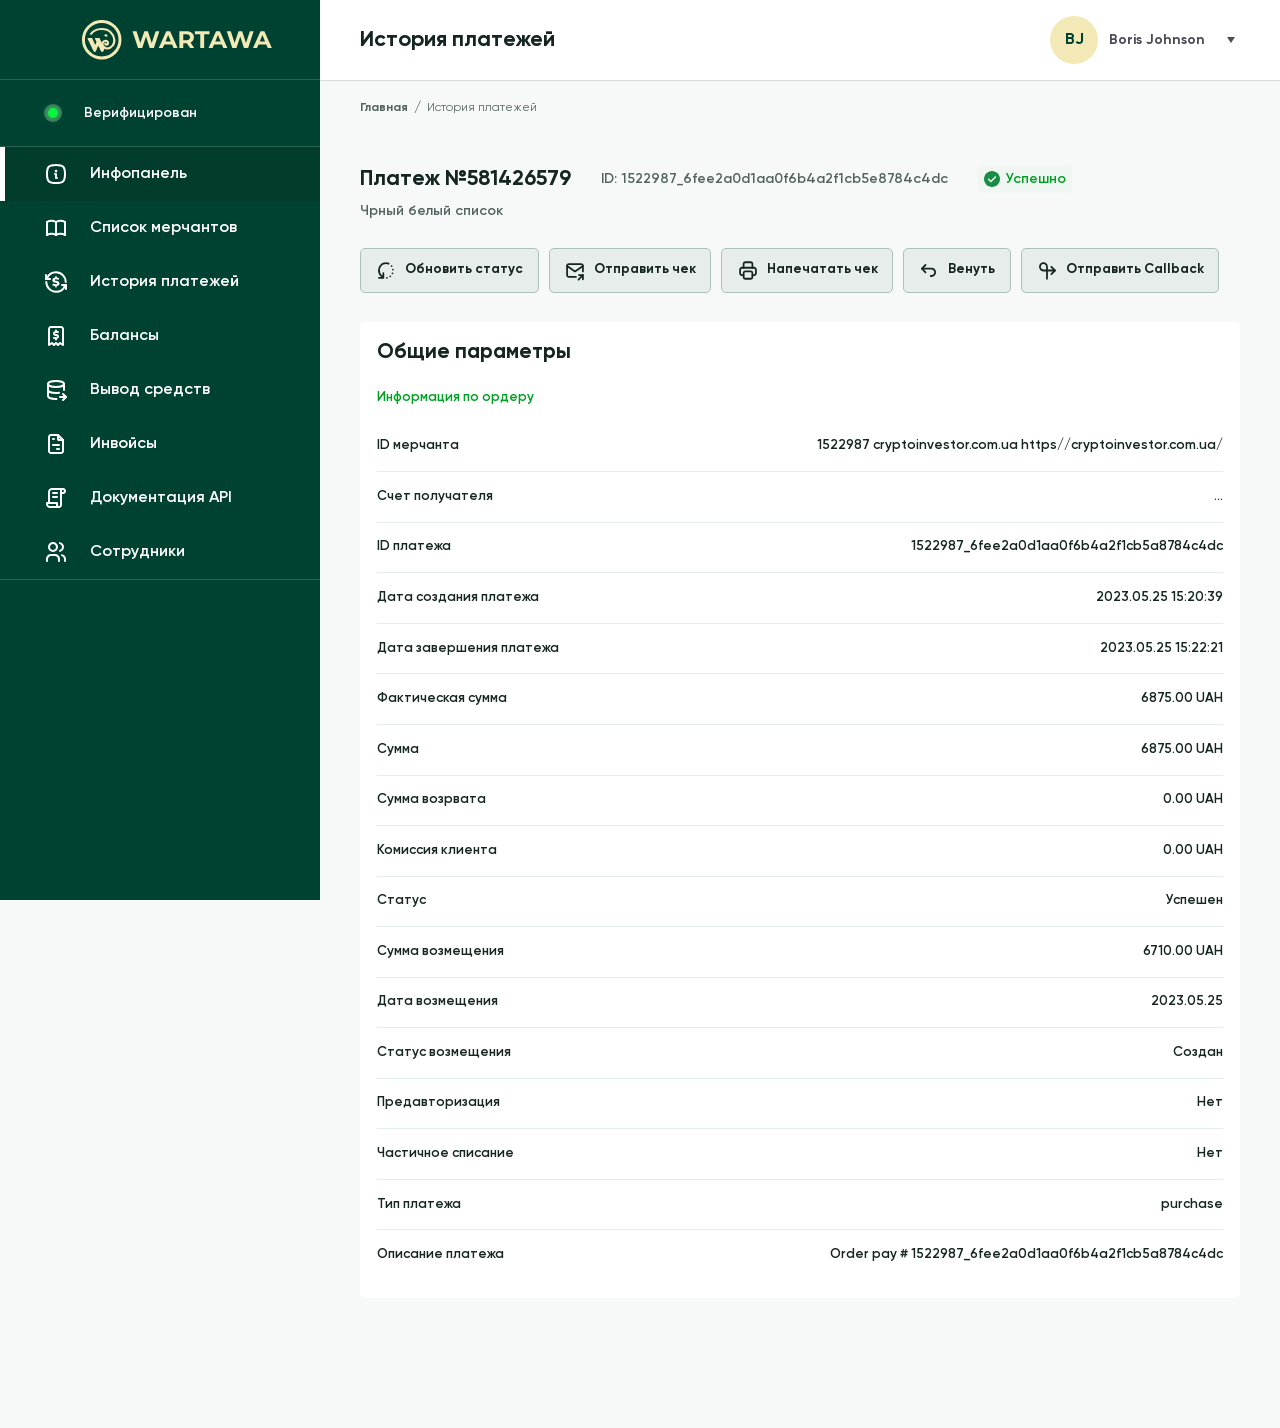
<file: history-payment.html>
<!DOCTYPE html>
<html lang="r">

<head>
	<title>История платежей</title>
	<meta charset="UTF-8">
	<meta name="format-detection" content="telephone=no">
	<!-- <style>body{opacity: 0;}</style> -->
	<link rel="stylesheet" href="css/style.css">
	<link rel="shortcut icon" href="favicon.ico">
	<!-- <meta name="robots" content="noindex, nofollow"> -->
	<meta name="viewport" content="width=device-width, initial-scale=1.0">
</head>

<body>
	<div class="wrapper">
		<div class="page">
			<aside data-simplebar class="sidebar">
				<a href="#" class="sidebar__logo">
					<img src="img/logo.svg" alt="Логотип">
				</a>
				<div class="sidebar__status"><span></span>Верифицирован</div>
				<nav class="sidebar__menu menu-sidebar">
					<ul class="menu-sidebar__list">
						<li><a class="_active" href="#"><img src="img/font-icons/infopanel.svg" alt="">Инфопанель</a></li>
						<li><a href="#"><img src="img/font-icons/list.svg" alt="">Список мерчантов</a></li>
						<li><a href="#"><img src="img/font-icons/history.svg" alt="">История платежей</a></li>
						<li><a href="#"><img src="img/font-icons/balances.svg" alt="">Балансы</a></li>
						<li><a href="#"><img src="img/font-icons/return.svg" alt="">Вывод средств</a></li>
						<li><a href="#"><img src="img/font-icons/invoices.svg" alt="">Инвойсы</a></li>
						<li><a href="#"><img src="img/font-icons/api.svg" alt="">Документация API</a></li>
						<li><a href="#"><img src="img/font-icons/employees.svg" alt="">Сотрудники</a></li>
					</ul>
				</nav>
			</aside>
			<main class="main">
				<header class="header">
					<div class="header__container">
						<h1 class="header__title">История платежей</h1>
						<div class="header__user user-header">
							<div class="user-header__avatar">BJ</div>
							<div class="user-header__content">
								<div class="user-header__name">Boris Johnson</div>
								<div class="user-header__dropdown">
									<img src="img/font-icons/menu-arrow.svg" alt="Открыть меню">
								</div>
							</div>
						</div>
					</div>
				</header>
				<div class="main__container">
					<div class="breadcrumbs">
						<ul>
							<li><a href="#">Главная</a></li>
							<li><a href="#" class="_active">История платежей</a></li>
						</ul>
					</div>
					<div class="payment">
						<div class="payment__header">
							<div class="payment__title">Платеж №581426579</div>
							<p class="payment__cod">ID: 1522987_6fee2a0d1aa0f6b4a2f1cb5e8784c4dc</p>
							<div class="payment__status">Успешно</div>
							<div class="payment__where">Чрный белый список</div>
						</div>
						<div class="payment__nav">
							<a href="#" type="button" class="payment__button button button-nav">
								<img src="img/font-icons/update.svg" alt="">
								Обновить статус
							</a>
							<a href="#" type="button" class="payment__button button button-nav">
								<img src="img/font-icons/send.svg" alt="">
								Отправить чек
							</a>
							<a href="#" type="button" class="payment__button button button-nav">
								<img src="img/font-icons/print.svg" alt="">
								Напечатать чек
							</a>
							<a href="#" type="button" class="payment__button button button-nav">
								<img src="img/font-icons/back.svg" alt="">
								Венуть
							</a>
							<a href="#" type="button" class="payment__button button button-nav">
								<img src="img/font-icons/callback.svg" alt="">
								Отправить Callback
							</a>
						</div>
						<div class="payment__body">
							<div class="payment__head">Общие параметры</div>
							<div class="payment__slogan">Информация по ордеру</div>
							<div class="payment__items">
								<div class="payment__item">
									<div class="payment__label">ID мерчанта</div>
									<div class="payment__value">1522987 cryptoinvestor.com.ua https//cryptoinvestor.com.ua/</div>
								</div>
								<div class="payment__item">
									<div class="payment__label">Счет получателя</div>
									<div class="payment__value">...</div>
								</div>
								<div class="payment__item">
									<div class="payment__label">ID платежа</div>
									<div class="payment__value">1522987_6fee2a0d1aa0f6b4a2f1cb5a8784c4dc</div>
								</div>
								<div class="payment__item">
									<div class="payment__label">Дата создания платежа</div>
									<div class="payment__value">2023.05.25 15:20:39</div>
								</div>
								<div class="payment__item">
									<div class="payment__label">Дата завершения платежа</div>
									<div class="payment__value">2023.05.25 15:22:21</div>
								</div>
								<div class="payment__item">
									<div class="payment__label">Фактическая сумма</div>
									<div class="payment__value">6875.00 UAH</div>
								</div>
								<div class="payment__item">
									<div class="payment__label">Сумма</div>
									<div class="payment__value">6875.00 UAH</div>
								</div>
								<div class="payment__item">
									<div class="payment__label">Сумма возрвата</div>
									<div class="payment__value">0.00 UAH</div>
								</div>
								<div class="payment__item">
									<div class="payment__label">Комиссия клиента</div>
									<div class="payment__value">0.00 UAH</div>
								</div>
								<div class="payment__item">
									<div class="payment__label">Статус</div>
									<div class="payment__value">Успешен</div>
								</div>
								<div class="payment__item">
									<div class="payment__label">Сумма возмещения</div>
									<div class="payment__value">6710.00 UAH</div>
								</div>
								<div class="payment__item">
									<div class="payment__label">Дата возмещения</div>
									<div class="payment__value">2023.05.25 </div>
								</div>
								<div class="payment__item">
									<div class="payment__label">Статус возмещения</div>
									<div class="payment__value">Создан</div>
								</div>
								<div class="payment__item">
									<div class="payment__label">Предавторизация</div>
									<div class="payment__value">Нет</div>
								</div>
								<div class="payment__item">
									<div class="payment__label">Частичное списание</div>
									<div class="payment__value">Нет</div>
								</div>
								<div class="payment__item">
									<div class="payment__label">Тип платежа</div>
									<div class="payment__value">purchase</div>
								</div>
								<div class="payment__item">
									<div class="payment__label">Описание платежа</div>
									<div class="payment__value">Order pay # 1522987_6fee2a0d1aa0f6b4a2f1cb5a8784c4dc </div>
								</div>
							</div>
						</div>
					</div>
				</div>
				<div class="nav">
					<a href="#" class="nav__item icon-menu">
						<img src="img/font-icons/wartawa.svg" alt="">
						<p>Wartawa</p>
					</a>
					<a href="#" class="nav__item">
						<img src="img/font-icons/payment.svg" alt="">
						<p>Платежи</p>
					</a>
					<a href="#" class="nav__item">
						<img src="img/font-icons/merchans.svg" alt="">
						<p>Мои мерчанты</p>
					</a>
					<a href="#" class="nav__item">
						<img src="img/font-icons/nav-balances.svg" alt="">
						<p>Балансы</p>
					</a>
					<a href="#" class="nav__item">
						<img src="img/font-icons/nav-invoices.svg" alt="">
						<p>Инвойсы</p>
					</a>
				</div>
			</main>
		</div>
	</div>
	<script src="js/app.js"></script>
</body>

</html>
</file>
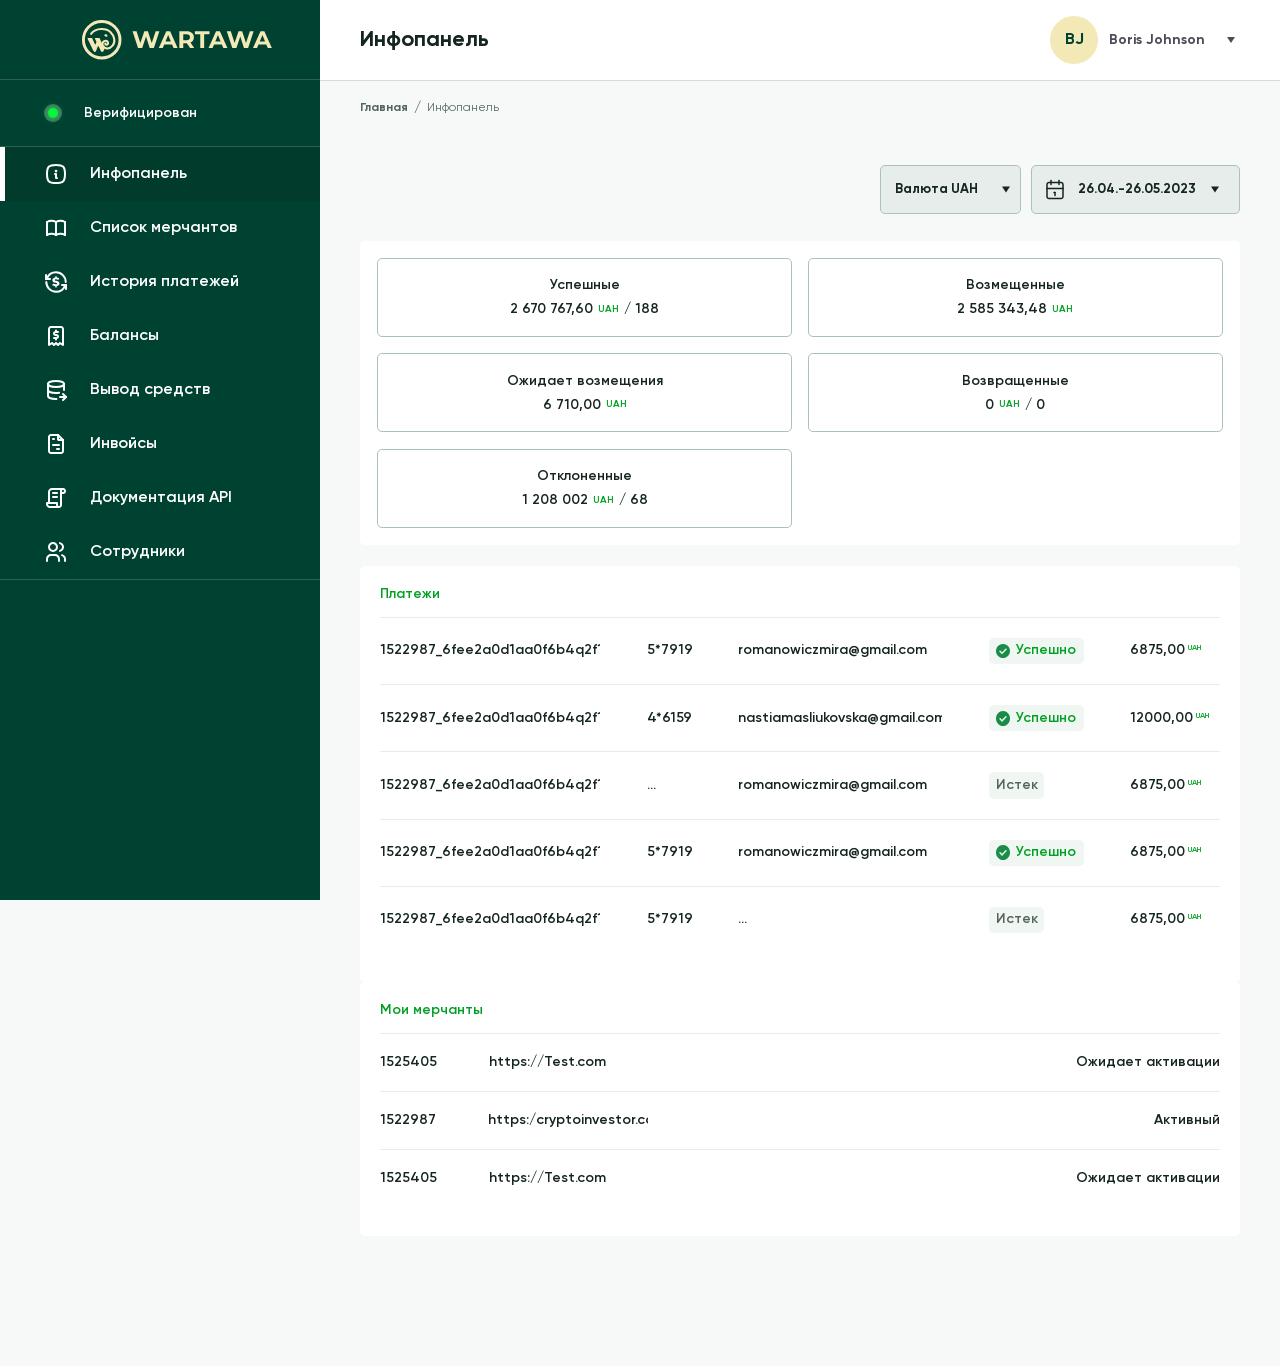
<file: home.html>
<!DOCTYPE html>
<html lang="r">

<head>
	<title>Инфопанель</title>
	<meta charset="UTF-8">
	<meta name="format-detection" content="telephone=no">
	<!-- <style>body{opacity: 0;}</style> -->
	<link rel="stylesheet" href="css/style.css">
	<link rel="shortcut icon" href="favicon.ico">
	<!-- <meta name="robots" content="noindex, nofollow"> -->
	<meta name="viewport" content="width=device-width, initial-scale=1.0">
</head>

<body>
	<div class="wrapper">
		<div class="page">
			<aside data-simplebar class="sidebar">
				<a href="#" class="sidebar__logo">
					<img src="img/logo.svg" alt="Логотип">
				</a>
				<div class="sidebar__status"><span></span>Верифицирован</div>
				<nav class="sidebar__menu menu-sidebar">
					<ul class="menu-sidebar__list">
						<li><a class="_active" href="#"><img src="img/font-icons/infopanel.svg" alt="">Инфопанель</a></li>
						<li><a href="#"><img src="img/font-icons/list.svg" alt="">Список мерчантов</a></li>
						<li><a href="#"><img src="img/font-icons/history.svg" alt="">История платежей</a></li>
						<li><a href="#"><img src="img/font-icons/balances.svg" alt="">Балансы</a></li>
						<li><a href="#"><img src="img/font-icons/return.svg" alt="">Вывод средств</a></li>
						<li><a href="#"><img src="img/font-icons/invoices.svg" alt="">Инвойсы</a></li>
						<li><a href="#"><img src="img/font-icons/api.svg" alt="">Документация API</a></li>
						<li><a href="#"><img src="img/font-icons/employees.svg" alt="">Сотрудники</a></li>
					</ul>
				</nav>
			</aside>
			<main class="main">
				<header class="header">
					<div class="header__container">
						<h1 class="header__title">Инфопанель</h1>
						<div class="header__user user-header">
							<div class="user-header__avatar">BJ</div>
							<div class="user-header__content">
								<div class="user-header__name">Boris Johnson</div>
								<div class="user-header__dropdown">
									<img src="img/font-icons/menu-arrow.svg" alt="Открыть меню">
								</div>
							</div>
						</div>
					</div>
				</header>
				<div class="main__container">
					<div class="breadcrumbs">
						<ul>
							<li><a href="#">Главная</a></li>
							<li><a href="#" class="_active">Инфопанель</a></li>
						</ul>
					</div>
					<div class="info-panel">
						<div class="info-panel__filter filter-info-panel">
							<div class="filter-info-panel__select">
								<select name="currency">
									<option value="1" selected>Валюта UAH</option>
									<option value="2">Валюта EUR</option>
									<option value="3">Валюта USD</option>
								</select>
							</div>
							<div class="filter-info-panel__select filter-info-panel__select-calendar">
								<select name="date">
									<option value="1" selected>26.04.-26.05.2023</option>
									<option value="2">Сегодня</option>
									<option value="3">Вчера</option>
									<option value="4">Последние 7 дней</option>
									<option value="5">Последние 30 дней</option>
									<option value="6">Текущий месяц</option>
									<option value="7">Предыдущий месяц</option>
								</select>
							</div>
						</div>
						<div class="info-panel__result result-info-panel">
							<div class="result-info-panel__grid">
								<div class="result-info-panel__item">
									<div class="result-info-panel__label">Успешные</div>
									<div class="result-info-panel__value">2 670 767,60 <span>UAH</span> / 188</div>
								</div>
								<div class="result-info-panel__item">
									<div class="result-info-panel__label">Возмещенные</div>
									<div class="result-info-panel__value">2 585 343,48 <span>UAH</span></div>
								</div>
								<div class="result-info-panel__item">
									<div class="result-info-panel__label">Ожидает возмещения</div>
									<div class="result-info-panel__value">6 710,00 <span>UAH</span></div>
								</div>
								<div class="result-info-panel__item">
									<div class="result-info-panel__label">Возвращенные</div>
									<div class="result-info-panel__value">0 <span>UAH</span> / 0</div>
								</div>
								<div class="result-info-panel__item">
									<div class="result-info-panel__label">Отклоненные</div>
									<div class="result-info-panel__value">1 208 002 <span>UAH</span> / 68</div>
								</div>
							</div>
						</div>
						<div class="info-panel__table table-info-panel">
							<div class="table-info-panel__column">
								<div class="table-info-panel__head">Платежи</div>
								<div class="table-info-panel__body">
									<div class="table-info-panel__row">
										<p class="table-info-panel__label table-info-panel__label-cod">1522987_6fee2a0d1aa0f6b4q2f1c0f6b4q2f1c</p>
										<p class="table-info-panel__label">5*7919</p>
										<p class="table-info-panel__label">romanowiczmira@gmail.com</p>
										<div class="table-info-panel__status table-info-panel__status-sc">Успешно</div>
										<p class="table-info-panel__label">6875,00 <span>UAH</span></p>
									</div>
									<div class="table-info-panel__row">
										<p class="table-info-panel__label table-info-panel__label-cod">1522987_6fee2a0d1aa0f6b4q2f1c0f6b4q2f1c</p>
										<p class="table-info-panel__label">4*6159</p>
										<p class="table-info-panel__label">nastiamasliukovska@gmail.com</p>
										<div class="table-info-panel__status table-info-panel__status-sc">Успешно</div>
										<p class="table-info-panel__label">12000,00<span>UAH</span></p>
									</div>
									<div class="table-info-panel__row">
										<p class="table-info-panel__label table-info-panel__label-cod">1522987_6fee2a0d1aa0f6b4q2f1c0f6b4q2f1c</p>
										<p class="table-info-panel__label">...</p>
										<p class="table-info-panel__label">romanowiczmira@gmail.com</p>
										<div class="table-info-panel__status">Истек</div>
										<p class="table-info-panel__label">6875,00 <span>UAH</span></p>
									</div>
									<div class="table-info-panel__row">
										<p class="table-info-panel__label table-info-panel__label-cod">1522987_6fee2a0d1aa0f6b4q2f1c0f6b4q2f1c</p>
										<p class="table-info-panel__label">5*7919</p>
										<p class="table-info-panel__label">romanowiczmira@gmail.com</p>
										<div class="table-info-panel__status table-info-panel__status-sc">Успешно</div>
										<p class="table-info-panel__label">6875,00 <span>UAH</span></p>
									</div>
									<div class="table-info-panel__row">
										<p class="table-info-panel__label table-info-panel__label-cod">1522987_6fee2a0d1aa0f6b4q2f1c0f6b4q2f1c</p>
										<p class="table-info-panel__label">5*7919</p>
										<p class="table-info-panel__label">...</p>
										<div class="table-info-panel__status">Истек</div>
										<p class="table-info-panel__label">6875,00 <span>UAH</span></p>
									</div>
								</div>
							</div>
							<div class="table-info-panel__column">
								<div class="table-info-panel__head">Мои мерчанты</div>
								<div class="table-info-panel__body">
									<div class="table-info-panel__line">
										<div class="table-info-panel__items">
											<p class="table-info-panel__label">1525405</p>
											<p class="table-info-panel__label table-info-panel__label-mail">https://Test.com</p>
										</div>
										<p class="table-info-panel__label">Ожидает активации</p>
									</div>
									<div class="table-info-panel__line">
										<div class="table-info-panel__items">
											<p class="table-info-panel__label">1522987</p>
											<p class="table-info-panel__label table-info-panel__label-mail">https:/cryptoinvestor.coferferf;we,f</p>
										</div>
										<p class="table-info-panel__label">Активный</p>
									</div>
									<div class="table-info-panel__line">
										<div class="table-info-panel__items">
											<p class="table-info-panel__label">1525405</p>
											<p class="table-info-panel__label table-info-panel__label-mail">https://Test.com</p>
										</div>
										<p class="table-info-panel__label">Ожидает активации</p>
									</div>
								</div>
							</div>
						</div>
						<div class="info-panel__mobile mobile-info-panel">
							<div class="mobile-info-panel__payment">
								<div class="table-info-panel__head">Платежи</div>
								<div data-spollers class="mobile-info-panel__block">
									<div data-spoller class="mobile-info-panel__header">
										<div class="mobile-info-panel__column">
											<div class="mobile-info-panel__code">1522987_6fee2a0d1aa0f6b4q2f1c</div>
											<div class="mobile-info-panel__cart">
												<img src="img/font-icons/cart.svg" alt="">
												5*7919
											</div>
										</div>
										<p class="table-info-panel__label mobile-info-panel__sum">6875,00 <span>UAH</span></p>
									</div>
									<div class="mobile-info-panel__content">
										<div class="mobile-info-panel__row">
											<div class="mobile-info-panel__label">Карта</div>
											<div class="mobile-info-panel__item">5*7919</div>
										</div>
										<div class="mobile-info-panel__row">
											<div class="mobile-info-panel__label">Email</div>
											<div class="mobile-info-panel__item">romanowiczmira@gmail.com</div>
										</div>
										<div class="mobile-info-panel__row">
											<div class="mobile-info-panel__label">Статус</div>
											<div class="table-info-panel__status table-info-panel__status-sc">Успешно</div>
										</div>
										<div class="mobile-info-panel__row">
											<div class="mobile-info-panel__label">Сумма</div>
											<p class="table-info-panel__label">6875,00 <span>UAH</span></p>
										</div>
									</div>
								</div>
								<div data-spollers class="mobile-info-panel__block">
									<div data-spoller class="mobile-info-panel__header">
										<div class="mobile-info-panel__column">
											<div class="mobile-info-panel__code">1522987_6fee2a0d1aa0f6b4q2f1c</div>
											<div class="mobile-info-panel__cart">
												<img src="img/font-icons/cart.svg" alt="">
												5*7919
											</div>
										</div>
										<p class="table-info-panel__label mobile-info-panel__sum">6875,00 <span>UAH</span></p>
									</div>
									<div class="mobile-info-panel__content">
										<div class="mobile-info-panel__row">
											<div class="mobile-info-panel__label">Карта</div>
											<div class="mobile-info-panel__item">5*7919</div>
										</div>
										<div class="mobile-info-panel__row">
											<div class="mobile-info-panel__label">Email</div>
											<div class="mobile-info-panel__item">romanowiczmira@gmail.com</div>
										</div>
										<div class="mobile-info-panel__row">
											<div class="mobile-info-panel__label">Статус</div>
											<div class="table-info-panel__status table-info-panel__status-sc">Успешно</div>
										</div>
										<div class="mobile-info-panel__row">
											<div class="mobile-info-panel__label">Сумма</div>
											<p class="table-info-panel__label">6875,00 <span>UAH</span></p>
										</div>
									</div>
								</div>
								<div data-spollers class="mobile-info-panel__block">
									<div data-spoller class="mobile-info-panel__header">
										<div class="mobile-info-panel__column">
											<div class="mobile-info-panel__code">1522987_6fee2a0d1aa0f6b4q2f1c</div>
											<div class="mobile-info-panel__cart">
												<img src="img/font-icons/cart.svg" alt="">
												5*7919
											</div>
										</div>
										<p class="table-info-panel__label mobile-info-panel__sum">6875,00 <span>UAH</span></p>
									</div>
									<div class="mobile-info-panel__content">
										<div class="mobile-info-panel__row">
											<div class="mobile-info-panel__label">Карта</div>
											<div class="mobile-info-panel__item">4*3850</div>
										</div>
										<div class="mobile-info-panel__row">
											<div class="mobile-info-panel__label">Email</div>
											<div class="mobile-info-panel__item">...</div>
										</div>
										<div class="mobile-info-panel__row">
											<div class="mobile-info-panel__label">Статус</div>
											<div class="table-info-panel__status">Истек</div>
										</div>
										<div class="mobile-info-panel__row">
											<div class="mobile-info-panel__label">Сумма</div>
											<p class="table-info-panel__label">6875,00 <span>UAH</span></p>
										</div>
									</div>
								</div>
								<div data-spollers class="mobile-info-panel__block">
									<div data-spoller class="mobile-info-panel__header">
										<div class="mobile-info-panel__column">
											<div class="mobile-info-panel__code">1522987_6fee2a0d1aa0f6b4q2f1c</div>
											<div class="mobile-info-panel__cart">
												<img src="img/font-icons/cart.svg" alt="">
												5*7919
											</div>
										</div>
										<p class="table-info-panel__label mobile-info-panel__sum">6875,00 <span>UAH</span></p>
									</div>
									<div class="mobile-info-panel__content">
										<div class="mobile-info-panel__row">
											<div class="mobile-info-panel__label">Карта</div>
											<div class="mobile-info-panel__item">5*7919</div>
										</div>
										<div class="mobile-info-panel__row">
											<div class="mobile-info-panel__label">Email</div>
											<div class="mobile-info-panel__item">romanowiczmira@gmail.com</div>
										</div>
										<div class="mobile-info-panel__row">
											<div class="mobile-info-panel__label">Статус</div>
											<div class="table-info-panel__status table-info-panel__status-sc">Успешно</div>
										</div>
										<div class="mobile-info-panel__row">
											<div class="mobile-info-panel__label">Сумма</div>
											<p class="table-info-panel__label">6875,00 <span>UAH</span></p>
										</div>
									</div>
								</div>
							</div>
							<div class="mobile-info-panel__merchants merchants-mobile-info">
								<div class="table-info-panel__head">Платежи</div>
								<div class="merchants-mobile-info__block">
									<div class="merchants-mobile-info__content">
										<p class="merchants-mobile-info__code">1525405</p>
										<p class="merchants-mobile-info__mail">https://Test.com</p>
									</div>
									<p class="merchants-mobile-info__status">Ожидает активации</p>
								</div>
								<div class="merchants-mobile-info__block">
									<div class="merchants-mobile-info__content">
										<p class="merchants-mobile-info__code">1522987</p>
										<p class="merchants-mobile-info__mail">https:/cryptoinvestor.com.ua</p>
									</div>
									<p class="merchants-mobile-info__status">Активный</p>
								</div>
							</div>
						</div>
					</div>
				</div>
				<div class="nav">
					<a href="#" class="nav__item icon-menu">
						<img src="img/font-icons/wartawa.svg" alt="">
						<p>Wartawa</p>
					</a>
					<a href="#" class="nav__item">
						<img src="img/font-icons/payment.svg" alt="">
						<p>Платежи</p>
					</a>
					<a href="#" class="nav__item">
						<img src="img/font-icons/merchans.svg" alt="">
						<p>Мои мерчанты</p>
					</a>
					<a href="#" class="nav__item">
						<img src="img/font-icons/nav-balances.svg" alt="">
						<p>Балансы</p>
					</a>
					<a href="#" class="nav__item">
						<img src="img/font-icons/nav-invoices.svg" alt="">
						<p>Инвойсы</p>
					</a>
				</div>
			</main>
		</div>
	</div>
	<script src="js/app.js"></script>
</body>

</html>
</file>
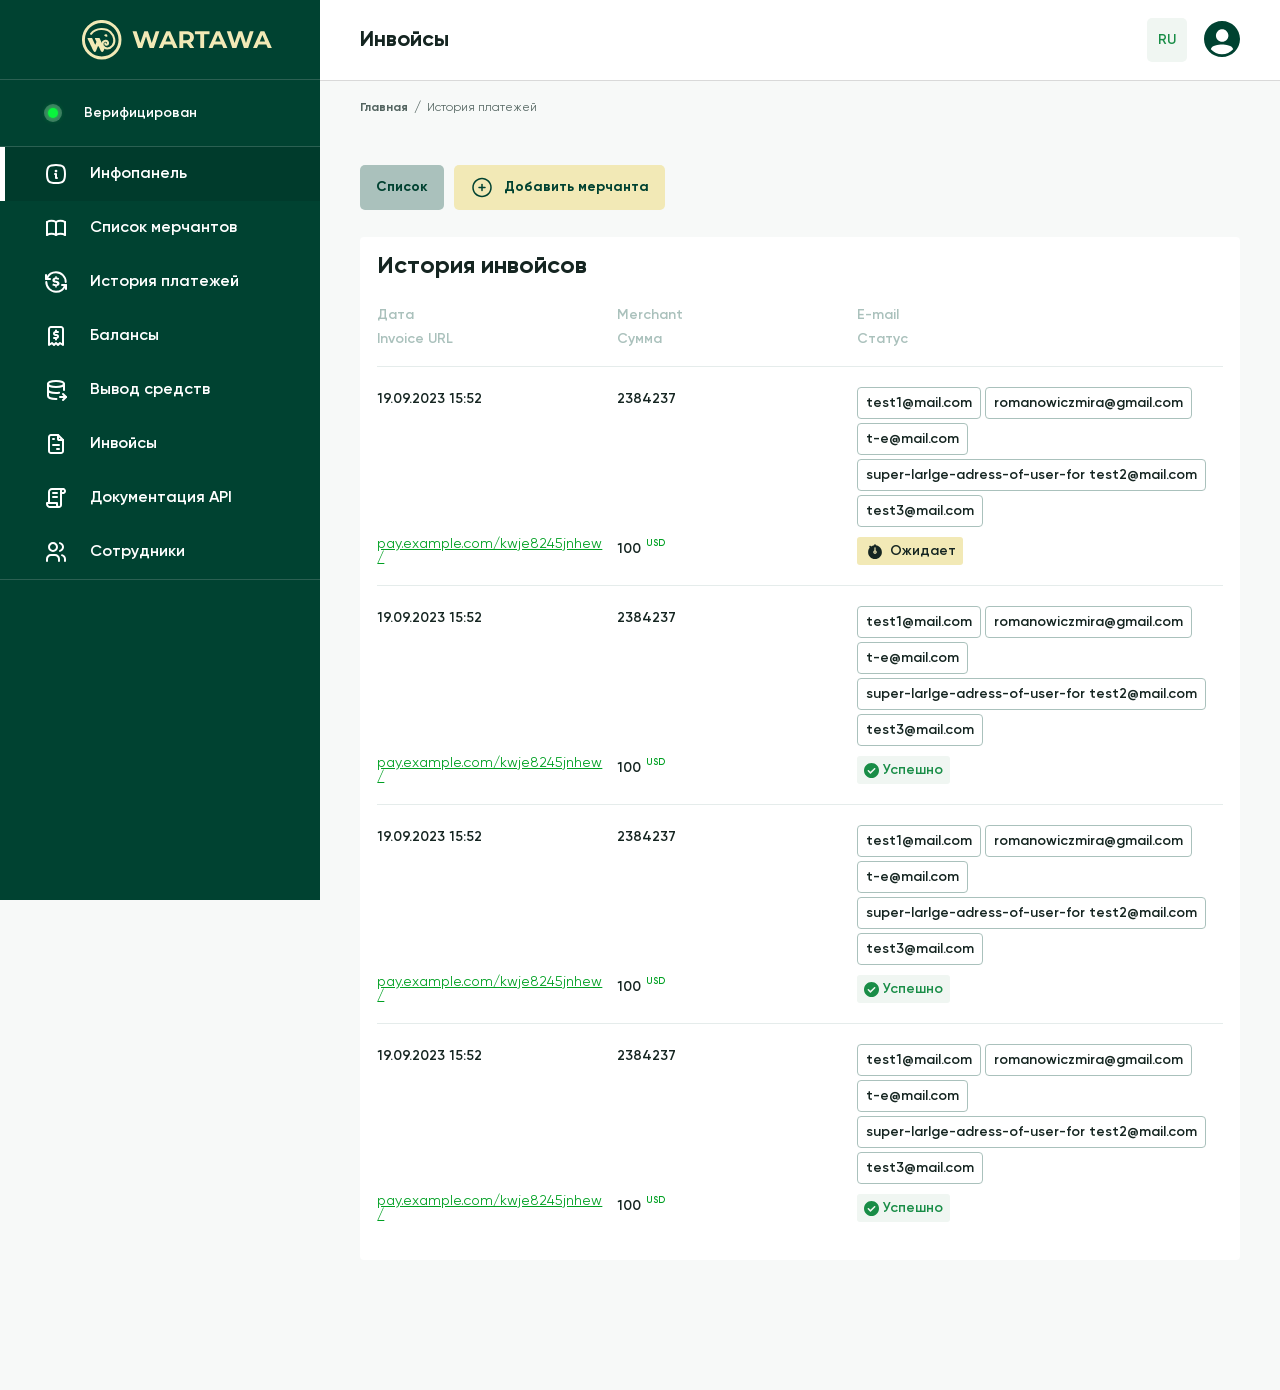
<file: invoices-2.html>
<!DOCTYPE html>
<html lang="r">

<head>
   <title>Вывод средств</title>
   <meta charset="UTF-8">
   <meta name="format-detection" content="telephone=no">
   <!-- <style>body{opacity: 0;}</style> -->
   <link rel="stylesheet" href="css/style.css">
   <link rel="shortcut icon" href="favicon.ico">
   <!-- <meta name="robots" content="noindex, nofollow"> -->
   <meta name="viewport" content="width=device-width, initial-scale=1.0">
</head>

<body>
   <div class="wrapper">
      <div class="page">
         <aside data-simplebar class="sidebar">
            <a href="#" class="sidebar__logo">
               <img src="img/logo.svg" alt="Логотип">
            </a>
            <div class="sidebar__status"><span></span>Верифицирован</div>
            <nav class="sidebar__menu menu-sidebar">
               <ul class="menu-sidebar__list">
                  <li><a class="_active" href="#"><img src="img/font-icons/infopanel.svg" alt="">Инфопанель</a></li>
                  <li><a href="#"><img src="img/font-icons/list.svg" alt="">Список мерчантов</a></li>
                  <li><a href="#"><img src="img/font-icons/history.svg" alt="">История платежей</a></li>
                  <li><a href="#"><img src="img/font-icons/balances.svg" alt="">Балансы</a></li>
                  <li><a href="#"><img src="img/font-icons/return.svg" alt="">Вывод средств</a></li>
                  <li><a href="#"><img src="img/font-icons/invoices.svg" alt="">Инвойсы</a></li>
                  <li><a href="#"><img src="img/font-icons/api.svg" alt="">Документация API</a></li>
                  <li><a href="#"><img src="img/font-icons/employees.svg" alt="">Сотрудники</a></li>
               </ul>
            </nav>
         </aside>
         <main class="main">
            <header class="header">
               <div class="header__container">
                  <h1 class="header__title">Инвойсы</h1>
                  <div class="header__profil profil-header">
                     <div class="profil-header__langs langs-header">
                        <span class="langs-header__selected">RU</span>
                        <div class="langs-header__list">
                           <span>Язык</span>
                           <button type="button" class="langs-header__list-close"></button>
                           <div data-lang="ENG" class="langs-header__lang _eng">English</div>
                           <div data-lang="UK" class="langs-header__lang _uk">Українська</div>
                           <div data-lang="CZ" class="langs-header__lang _ch">Čeština</div>
                           <div data-lang="SK" class="langs-header__lang _sl">Slovenský</div>
                           <div data-lang="PL" class="langs-header__lang _pl">Polski</div>
                           <div data-lang="RU" class="langs-header__lang _ru">Русский</div>
                        </div>
                     </div>
                     <div class="profil-header__avatar">
                        <div class="profil-header__img">
                           <svg width="36" height="36" viewBox="0 0 36 36" fill="none"
                              xmlns="http://www.w3.org/2000/svg">
                              <path
                                 d="M18 0C8.07508 0 0 8.07508 0 18C0 27.9249 8.07508 36 18 36C27.9249 36 36 27.9249 36 18C36 8.07508 27.9249 0 18 0ZM18.1735 8.30769C19.826 8.30769 21.4109 8.96415 22.5794 10.1326C23.7479 11.3011 24.4043 12.886 24.4043 14.5385C24.4043 16.191 23.7479 17.7758 22.5794 18.9443C21.4109 20.1128 19.826 20.7692 18.1735 20.7692C16.521 20.7692 14.9362 20.1128 13.7677 18.9443C12.5992 17.7758 11.9428 16.191 11.9428 14.5385C11.9428 12.886 12.5992 11.3011 13.7677 10.1326C14.9362 8.96415 16.521 8.30769 18.1735 8.30769ZM18 33.2308C15.8994 33.2315 13.8214 32.7966 11.8974 31.9536C9.97334 31.1105 8.24501 29.8777 6.82154 28.3329C7.58585 24.3692 14.4554 23.5385 18 23.5385C21.5446 23.5385 28.4123 24.3692 29.1785 28.3311C27.7553 29.8764 26.0271 31.1097 24.103 31.953C22.1789 32.7964 20.1008 33.2315 18 33.2308Z"
                                 fill="#004231" />
                           </svg>
                        </div>
                        <ul class="profil-header__dropdown">
                           <li>
                              <a href="#" class="profil-header__dropdown-settings">Настройки пользователя</a>
                           </li>
                           <li>
                              <a href="#" class="profil-header__dropdown-exit">Выход</a>
                           </li>
                        </ul>
                     </div>
                  </div>
               </div>
            </header>
            <div class="main__container">
               <div class="breadcrumbs">
                  <ul>
                     <li><a href="#">Главная</a></li>
                     <li><a href="#" class="_active">История платежей</a></li>
                  </ul>
               </div>
               <div data-tabs class="invoices">
                  <nav data-tabs-titles class="list-merchants__nav invoices__nav">
                     <button data-tabs-title type="button" class="invoices-page__button button _tab-active _list">Список</button>
                     <button data-tabs-title type="button" class="invoices-page__button button _add">
                        <img src="img/font-icons/add.svg" alt="">
                        Добавить мерчанта
                     </button>
                  </nav>
                  <div data-tabs-body class="invoices__body">
                     <div data-tabs-item class="invoices__block invoices-history invoices__block-f">
                        <div class="invoices-history__title">История инвойсов</div>
                        <div class="invoices-history__desktop">
                           <div class="invoices-history__head">
                              <div class="invoices-history__label invoices-history__label-value">Дата</div>
                              <div class="invoices-history__label invoices-history__label-value">Merchant</div>
                              <div class="invoices-history__label invoices-history__label-emails">E-mail</div>
                              <div class="invoices-history__label invoices-history__label-url">Invoice URL</div>
                              <div class="invoices-history__label invoices-history__label-value">Сумма</div>
                              <div class="invoices-history__label invoices-history__label-value">Статус</div>
                           </div>
                           <div class="invoices-history__body">
                              <div class="invoices-history__row">
                                 <div class="invoices-history__value">19.09.2023 15:52</div>
                                 <div class="invoices-history__value">2384237</div>
                                 <ul class="invoices-history__emails">
                                    <li>test1@mail.com</li>
                                    <li>romanowiczmira@gmail.com</li>
                                    <li>t-e@mail.com</li>
                                    <li>super-larlge-adress-of-user-for test2@mail.com</li>
                                    <li>test3@mail.com</li>
                                 </ul>
                                 <span class="invoices-history__url"><a href="#">pay.example.com/kwje8245jnhew/</a></span>
                                 <div class="invoices-history__value">100 <span>USD</span></div>
                                 <div class="invoices-history__status -yellow"><span>Ожидает</span></div>
                              </div>
                              <div class="invoices-history__row">
                                 <div class="invoices-history__value">19.09.2023 15:52</div>
                                 <div class="invoices-history__value">2384237</div>
                                 <ul class="invoices-history__emails">
                                    <li>test1@mail.com</li>
                                    <li>romanowiczmira@gmail.com</li>
                                    <li>t-e@mail.com</li>
                                    <li>super-larlge-adress-of-user-for test2@mail.com</li>
                                    <li>test3@mail.com</li>
                                 </ul>
                                 <span class="invoices-history__url"><a href="#">pay.example.com/kwje8245jnhew/</a></span>
                                 <div class="invoices-history__value">100 <span>USD</span></div>
                                 <div class="invoices-history__status -green"><span>Успешно</span></div>
                              </div>
                              <div class="invoices-history__row">
                                 <div class="invoices-history__value">19.09.2023 15:52</div>
                                 <div class="invoices-history__value">2384237</div>
                                 <ul class="invoices-history__emails">
                                    <li>test1@mail.com</li>
                                    <li>romanowiczmira@gmail.com</li>
                                    <li>t-e@mail.com</li>
                                    <li>super-larlge-adress-of-user-for test2@mail.com</li>
                                    <li>test3@mail.com</li>
                                 </ul>
                                 <span class="invoices-history__url"><a href="#">pay.example.com/kwje8245jnhew/</a></span>
                                 <div class="invoices-history__value">100 <span>USD</span></div>
                                 <div class="invoices-history__status -green"><span>Успешно</span></div>
                              </div>
                              <div class="invoices-history__row">
                                 <div class="invoices-history__value">19.09.2023 15:52</div>
                                 <div class="invoices-history__value">2384237</div>
                                 <ul class="invoices-history__emails">
                                    <li>test1@mail.com</li>
                                    <li>romanowiczmira@gmail.com</li>
                                    <li>t-e@mail.com</li>
                                    <li>super-larlge-adress-of-user-for test2@mail.com</li>
                                    <li>test3@mail.com</li>
                                 </ul>
                                 <span class="invoices-history__url"><a href="#">pay.example.com/kwje8245jnhew/</a></span>
                                 <div class="invoices-history__value">100 <span>USD</span></div>
                                 <div class="invoices-history__status -green"><span>Успешно</span></div>
                              </div>
                           </div>
                        </div>
                        <div class="invoices-history__mobile mobile-history">
                           <div class="mobile-history__block">
                              <div class="mobile-history__head">
                                 <div class="mobile-history__row mobile-history__row-head">
                                    <span class="mobile-history__date">2023.05.25 - 15:20:39</span>
                                    <div class="mobile-history__status -green">Успешно</div>
                                 </div>
                                 <div class="mobile-history__row mobile-history__row-sum">
                                    <div class="mobile-history__label">Сумма</div>
                                    <div class="mobile-history__item">100 <span>USD</span></div>
                                 </div>
                              </div>
                              <div class="mobile-history__body">
                                 <div class="mobile-history__row">
                                    <div class="mobile-history__label">Merchant</div>
                                    <div class="mobile-history__item">5*7919</div>
                                 </div>
                                 <div class="mobile-history__row mobile-history__row-emails">
                                    <div class="mobile-history__label">Email</div>
                                    <ul class="mobile-history__emails">
                                       <li>romanowiczmira@gmail.com</li>
                                       <li>test1@mail.com</li>
                                       <li>tst@mail.com</li>
                                       <li>tst@mail.com</li>
                                    </ul>
                                 </div>
                                 <div class="mobile-history__row mobile-history__row-last">
                                    <div class="mobile-history__label">Invoice URL</div>
                                    <div class="mobile-history__link">pay.example.com/kwje8245jnhew/</div>
                                 </div>
                              </div>
                              <div class="mobile-history__more _active"></div>
                           </div>
                           <div class="mobile-history__block">
                              <div class="mobile-history__head">
                                 <div class="mobile-history__row mobile-history__row-head">
                                    <span class="mobile-history__date">2023.05.25 - 15:20:39</span>
                                    <div class="mobile-history__status -yellow">Ожидает</div>
                                 </div>
                                 <div class="mobile-history__row mobile-history__row-sum">
                                    <div class="mobile-history__label">Сумма</div>
                                    <div class="mobile-history__item">100 <span>USD</span></div>
                                 </div>
                              </div>
                              <div class="mobile-history__body">
                                 <div class="mobile-history__row">
                                    <div class="mobile-history__label">Merchant</div>
                                    <div class="mobile-history__item">5*7919</div>
                                 </div>
                                 <div class="mobile-history__row mobile-history__row-emails">
                                    <div class="mobile-history__label">Email</div>
                                    <ul class="mobile-history__emails">
                                       <li>romanowiczmira@gmail.com</li>
                                       <li>test1@mail.com</li>
                                    </ul>
                                 </div>
                                 <div class="mobile-history__row mobile-history__row-last">
                                    <div class="mobile-history__label">Invoice URL</div>
                                    <div class="mobile-history__link">pay.example.com/kwje8245jnhew/</div>
                                 </div>
                              </div>
                              <div class="mobile-history__more _active"></div>
                           </div>
                        </div>
                     </div>
                     <form action="#" data-tabs-item class="invoices__block">
                        <div class="invoice__create create-invoices">
                           <div class="create-invoices__title">Создать инвойс</div>
                           <div class="create-invoices__content">
                              <div class="create-invoices__grid">
                                 <div class="merchants-information__input">
                                    <div class="merchants-information__label">ID мерчанта</div>
                                    <select name="id">
                                       <option data-asset="1522987 Activated" data-asset="Activated" value="1" selected>
                                          cryptoinvestor.com.ua</option>
                                       <option data-asset="1522987" value="1">cryptoinvestor.com.ua</option>
                                       <option data-asset="1522987" value="2">cryptoinvestor.com.ua</option>
                                       <option data-asset="1522987" value="3">cryptoinvestor.com.ua</option>
                                    </select>
                                 </div>
                                 <div class="create-invoices__date">
                                    <div class="merchants-information__input">
                                       <div class="merchants-information__label">Сумма</div>
                                       <div class="create-invoices__date-row">
                                          <input type="number" name="sum" placeholder="0.00" class="input input-date">
                                          <select name="currency">
                                             <option value="1" selected>UAH</option>
                                             <option value="2">EUR</option>
                                             <option value="3">USD</option>
                                          </select>
                                       </div>
                                    </div>
                                    <div class="merchants-information__input create-invoices__currency">
                                       <div class="merchants-information__label">Валюта</div>
                                       <select name="currency">
                                          <option value="1" selected>UAH</option>
                                          <option value="2">EUR</option>
                                          <option value="3">USD</option>
                                       </select>
                                    </div>
                                 </div>
                                 <div class="merchants-information__input">
                                    <div class="merchants-information__label">Получатель</div>
                                    <input type="text" name="web-saite" placeholder="+ добавить Email" class="input">
                                 </div>
                                 <div class="merchants-information__input">
                                    <div class="merchants-information__label">Имя плательщика</div>
                                    <input type="text" name="web-saite" placeholder="Имя" class="input">
                                 </div>
                                 <div class="create-invoices__meta">
                                    <span>Вы можете кастомизировать внешний вид инвойса, добавив информаию про проект.
                                       <strong>Добавить логотип и контакты.</strong></span>
                                 </div>
                                 <div class="merchants-information__input">
                                    <div class="merchants-information__label">Номер телефона</div>
                                    <div class="merchants-information__phone">
                                       <div class="merchants-information__country">
                                          <select name="country-number">
                                             <option data-asset="img/font-icons/country.svg" value="1" selected>+44
                                             </option>
                                             <option data-asset="img/font-icons/country.svg" value="2">+48</option>
                                             <option data-asset="img/font-icons/country.svg" value="3">+3</option>
                                             <option data-asset="img/font-icons/country.svg" value="4">+380</option>
                                          </select>
                                       </div>
                                       <input type="tel" name="form[]" placeholder="Номер телефона">
                                    </div>
                                 </div>
                              </div>
                              <div class="merchants-information__input textarea-purpose">
                                 <div class="merchants-information__label">Назначение</div>
                                 <textarea name="purpose" id="purpose" cols="30" rows="0" placeholder="Назначение"
                                    class="input"></textarea>
                              </div>
                              <div class="create-invoices__line">
                                 <div class="create-invoices__checkbox">
                                    <input id="c_4" class="create-invoices-checkbox__input" type="checkbox" value="1"
                                       name="preauthorization">
                                    <label for="c_4" class="create-invoices-checkbox__label"><span
                                          class="create-invoices-checkbox__text">Предавторизация</span></label>
                                 </div>
                                 <div class="merchants-information__input">
                                    <div class="merchants-information__label">Срок действия</div>
                                    <input type="text" name="web-saite" placeholder="Срок действия" class="input">
                                 </div>
                                 <div class="merchants-information__input">
                                    <div class="merchants-information__label">Язык Email сообщения</div>
                                    <select name="lang">
                                       <option value="1" selected>Український</option>
                                       <option value="2">Англійський</option>
                                    </select>
                                 </div>
                              </div>
                              <div class="merchants-information__input create-invoices__textarea">
                                 <div class="merchants-information__label">Сайт</div>
                                 <textarea name="additionaldata" id="additionaldata" cols="30" rows="0"
                                    placeholder="Введите дополнительные данные..." class="input"></textarea>
                              </div>
                              <button type="submit" class="create-invoices__button button button-green">Создать
                                 инвойс</button>
                           </div>
                        </div>
                     </form>
                  </div>
               </div>
            </div>
            <div class="nav">
               <a href="#" class="nav__item icon-menu">
                  <img src="img/font-icons/wartawa.svg" alt="">
                  <p>Wartawa</p>
               </a>
               <a href="#" class="nav__item">
                  <img src="img/font-icons/payment.svg" alt="">
                  <p>Платежи</p>
               </a>
               <a href="#" class="nav__item">
                  <img src="img/font-icons/merchans.svg" alt="">
                  <p>Мои мерчанты</p>
               </a>
               <a href="#" class="nav__item">
                  <img src="img/font-icons/nav-balances.svg" alt="">
                  <p>Балансы</p>
               </a>
               <a href="#" class="nav__item">
                  <img src="img/font-icons/nav-invoices.svg" alt="">
                  <p>Инвойсы</p>
               </a>
            </div>
         </main>
      </div>
   </div>
   <script src="js/app.js"></script>
</body>

</html>
</file>
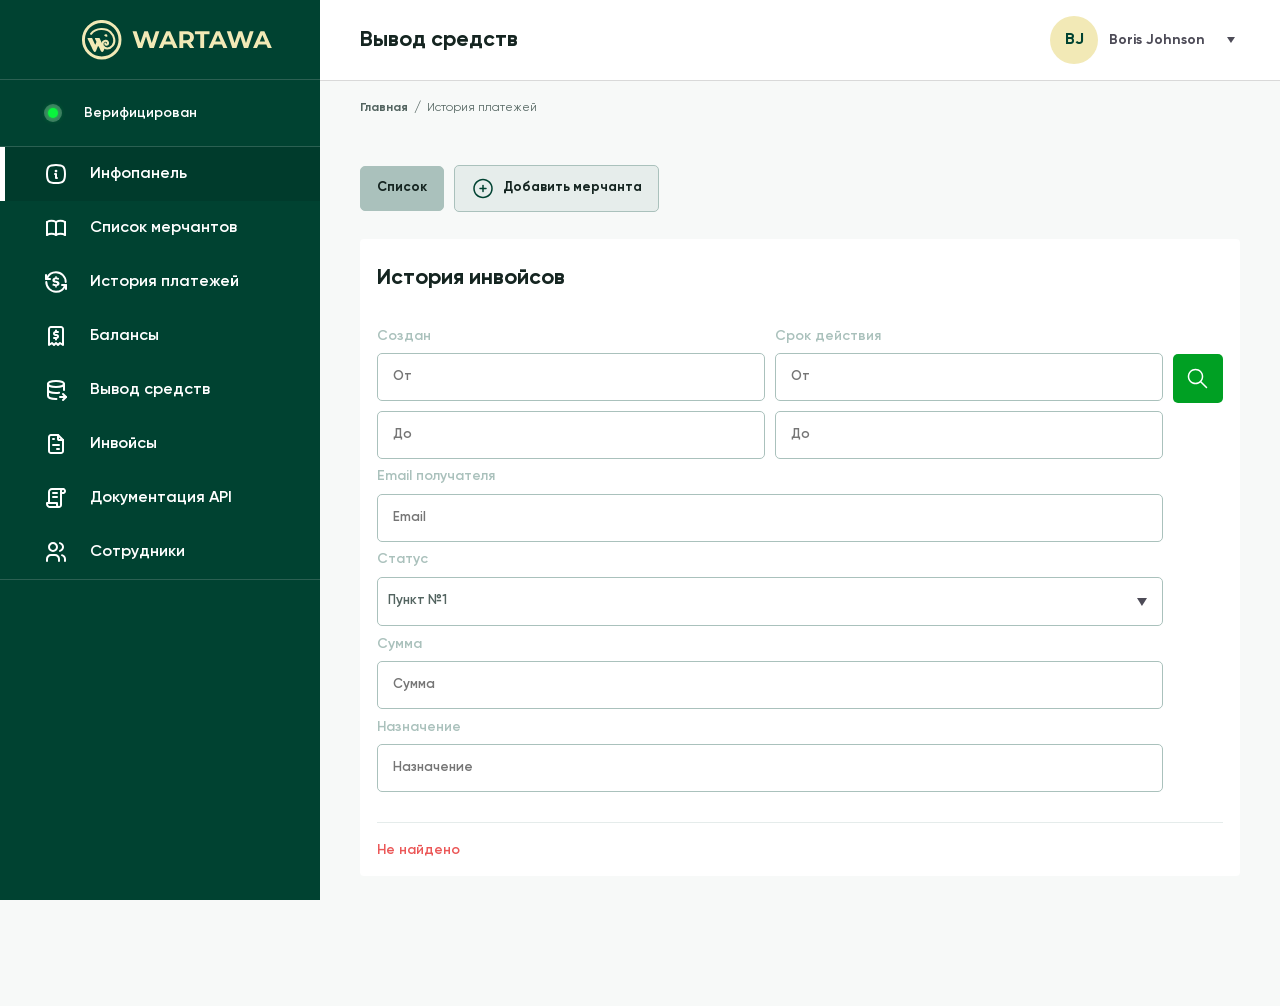
<file: invoices.html>
<!DOCTYPE html>
<html lang="r">

<head>
	<title>Вывод средств</title>
	<meta charset="UTF-8">
	<meta name="format-detection" content="telephone=no">
	<!-- <style>body{opacity: 0;}</style> -->
	<link rel="stylesheet" href="css/style.css">
	<link rel="shortcut icon" href="favicon.ico">
	<!-- <meta name="robots" content="noindex, nofollow"> -->
	<meta name="viewport" content="width=device-width, initial-scale=1.0">
</head>

<body>
	<div class="wrapper">
		<div class="page">
			<aside data-simplebar class="sidebar">
				<a href="#" class="sidebar__logo">
					<img src="img/logo.svg" alt="Логотип">
				</a>
				<div class="sidebar__status"><span></span>Верифицирован</div>
				<nav class="sidebar__menu menu-sidebar">
					<ul class="menu-sidebar__list">
						<li><a class="_active" href="#"><img src="img/font-icons/infopanel.svg" alt="">Инфопанель</a></li>
						<li><a href="#"><img src="img/font-icons/list.svg" alt="">Список мерчантов</a></li>
						<li><a href="#"><img src="img/font-icons/history.svg" alt="">История платежей</a></li>
						<li><a href="#"><img src="img/font-icons/balances.svg" alt="">Балансы</a></li>
						<li><a href="#"><img src="img/font-icons/return.svg" alt="">Вывод средств</a></li>
						<li><a href="#"><img src="img/font-icons/invoices.svg" alt="">Инвойсы</a></li>
						<li><a href="#"><img src="img/font-icons/api.svg" alt="">Документация API</a></li>
						<li><a href="#"><img src="img/font-icons/employees.svg" alt="">Сотрудники</a></li>
					</ul>
				</nav>
			</aside>
			<main class="main">
				<header class="header">
					<div class="header__container">
						<h1 class="header__title">Вывод средств</h1>
						<div class="header__user user-header">
							<div class="user-header__avatar">BJ</div>
							<div class="user-header__content">
								<div class="user-header__name">Boris Johnson</div>
								<div class="user-header__dropdown">
									<img src="img/font-icons/menu-arrow.svg" alt="Открыть меню">
								</div>
							</div>
						</div>
					</div>
				</header>
				<div class="main__container">
					<div class="breadcrumbs">
						<ul>
							<li><a href="#">Главная</a></li>
							<li><a href="#" class="_active">История платежей</a></li>
						</ul>
					</div>
					<div data-tabs class="invoices">
						<nav data-tabs-titles class="list-merchants__nav invoices__nav">
							<button data-tabs-title type="button" class="list-merchants__list list-merchants__button button _tab-active invoices__list">Список</button>
							<button data-tabs-title type="button" class="list-merchants__add list-merchants__button button invoices__add">
								<img src="img/font-icons/add.svg" alt="">
								Добавить мерчанта
							</button>
						</nav>
						<div data-tabs-body class="invoices__body">
							<div data-tabs-item class="invoices__block invoices__block-f">
								<div data-da=".invoices, 768, first" class="invoices__title">История инвойсов</div>
								<div class="invoices__filter filter-invoices">
									<button type="button" class="filter-invoices__open"><span>Фильтр</span></button>
									<div class="filter-invoices__form"></div>
								</div>
								<form action="#" class="invoices__search search-invoices">
									<div data-da=".filter-invoices__form, 768" class="search-invoices__inputs">
										<div class="search-invoices__date">
											<div class="search-invoices__column">
												<div class="search-invoices__input">
													<div class="search-invoices__label">Создан</div>
													<div class="search-invoices__date-values">
														<input type="text" name="ot" placeholder="От" class="input input-data">
														<input type="text" name="ot" placeholder="До" class="input input-data">
													</div>
												</div>
											</div>
											<div class="search-invoices__column">
												<div class="search-invoices__input">
													<div class="search-invoices__label">Срок действия</div>
													<div class="search-invoices__date-values">
														<input type="text" name="ot" placeholder="От" class="input input-data">
														<input type="text" name="ot" placeholder="До" class="input input-data">
													</div>
												</div>
											</div>
										</div>
										<div class="search-invoices__input">
											<div class="search-invoices__label">Email получателя</div>
											<input type="text" name="ot" placeholder="Email" class="input">
										</div>
										<div class="search-invoices__input">
											<div class="search-invoices__label">Статус</div>
											<select name="status">
												<option value="1" selected>Пункт №1</option>
												<option value="2">Пункт №2</option>
												<option value="3">Пункт №3</option>
												<option value="4">Пункт №4</option>
											</select>
										</div>
										<div class="search-invoices__input">
											<div class="search-invoices__label">Сумма</div>
											<input type="text" name="suma" placeholder="Сумма" class="input">
										</div>
										<div class="search-invoices__input">
											<div class="search-invoices__label">Назначение</div>
											<input type="text" name="purpose" placeholder="Назначение" class="input">
										</div>
									</div>
									<button data-da=".search-invoices__inputs, 768" type="submit" class="search-invoices__button button"><img src="img/font-icons/search.svg" alt=""><span>Поиск</span></button>
								</form>
								<div class="invoices__result">Не найдено</div>
							</div>
							<form action="#" data-tabs-item class="invoices__block">
								<div class="invoice__create create-invoices">
									<div class="create-invoices__title">Создать инвойс</div>
									<div class="create-invoices__content">
										<div class="create-invoices__grid">
											<div class="merchants-information__input">
												<div class="merchants-information__label">ID мерчанта</div>
												<select name="id">
													<option data-asset="1522987 Activated" data-asset="Activated" value="1" selected>cryptoinvestor.com.ua</option>
													<option data-asset="1522987" value="1">cryptoinvestor.com.ua</option>
													<option data-asset="1522987" value="2">cryptoinvestor.com.ua</option>
													<option data-asset="1522987" value="3">cryptoinvestor.com.ua</option>
												</select>
											</div>
											<div class="create-invoices__date">
												<div class="merchants-information__input">
													<div class="merchants-information__label">Сумма</div>
													<div class="create-invoices__date-row">
														<input type="number" name="sum" placeholder="0.00" class="input input-date">
														<select name="currency">
															<option value="1" selected>UAH</option>
															<option value="2">EUR</option>
															<option value="3">USD</option>
														</select>
													</div>
												</div>
												<div class="merchants-information__input create-invoices__currency">
													<div class="merchants-information__label">Валюта</div>
													<select name="currency">
														<option value="1" selected>UAH</option>
														<option value="2">EUR</option>
														<option value="3">USD</option>
													</select>
												</div>
											</div>
											<div class="merchants-information__input">
												<div class="merchants-information__label">Получатель</div>
												<input type="text" name="web-saite" placeholder="+ добавить Email" class="input">
											</div>
											<div class="merchants-information__input">
												<div class="merchants-information__label">Имя плательщика</div>
												<input type="text" name="web-saite" placeholder="Имя" class="input">
											</div>
											<div class="create-invoices__meta">
												<span>Вы можете кастомизировать внешний вид инвойса, добавив информаию про проект. <strong>Добавить логотип и контакты.</strong></span>
											</div>
											<div class="merchants-information__input">
												<div class="merchants-information__label">Номер телефона</div>
												<div class="merchants-information__phone">
													<div class="merchants-information__country">
														<select name="country-number">
															<option data-asset="img/font-icons/country.svg" value="1" selected>+44</option>
															<option data-asset="img/font-icons/country.svg" value="2">+48</option>
															<option data-asset="img/font-icons/country.svg" value="3">+3</option>
															<option data-asset="img/font-icons/country.svg" value="4">+380</option>
														</select>
													</div>
													<input type="tel" name="form[]" placeholder="Номер телефона">
												</div>
											</div>
										</div>
										<div class="merchants-information__input textarea-purpose">
											<div class="merchants-information__label">Назначение</div>
											<textarea name="purpose" id="purpose" cols="30" rows="0" placeholder="Назначение" class="input"></textarea>
										</div>
										<div class="create-invoices__line">
											<div class="create-invoices__checkbox">
												<input id="c_4" class="create-invoices-checkbox__input" type="checkbox" value="1" name="preauthorization">
												<label for="c_4" class="create-invoices-checkbox__label"><span class="create-invoices-checkbox__text">Предавторизация</span></label>
											</div>
											<div class="merchants-information__input">
												<div class="merchants-information__label">Срок действия</div>
												<input type="text" name="web-saite" placeholder="Срок действия" class="input">
											</div>
											<div class="merchants-information__input">
												<div class="merchants-information__label">Язык Email сообщения</div>
												<select name="lang">
													<option value="1" selected>Український</option>
													<option value="2">Англійський</option>
												</select>
											</div>
										</div>
										<div class="merchants-information__input create-invoices__textarea">
											<div class="merchants-information__label">Сайт</div>
											<textarea name="additionaldata" id="additionaldata" cols="30" rows="0" placeholder="Введите дополнительные данные..." class="input"></textarea>
										</div>
										<button type="submit" class="create-invoices__button button button-green">Создать инвойс</button>
									</div>
								</div>
							</form>
						</div>
					</div>
				</div>
				<div class="nav">
					<a href="#" class="nav__item icon-menu">
						<img src="img/font-icons/wartawa.svg" alt="">
						<p>Wartawa</p>
					</a>
					<a href="#" class="nav__item">
						<img src="img/font-icons/payment.svg" alt="">
						<p>Платежи</p>
					</a>
					<a href="#" class="nav__item">
						<img src="img/font-icons/merchans.svg" alt="">
						<p>Мои мерчанты</p>
					</a>
					<a href="#" class="nav__item">
						<img src="img/font-icons/nav-balances.svg" alt="">
						<p>Балансы</p>
					</a>
					<a href="#" class="nav__item">
						<img src="img/font-icons/nav-invoices.svg" alt="">
						<p>Инвойсы</p>
					</a>
				</div>
			</main>
		</div>
	</div>
	<script src="js/app.js"></script>
</body>

</html>
</file>
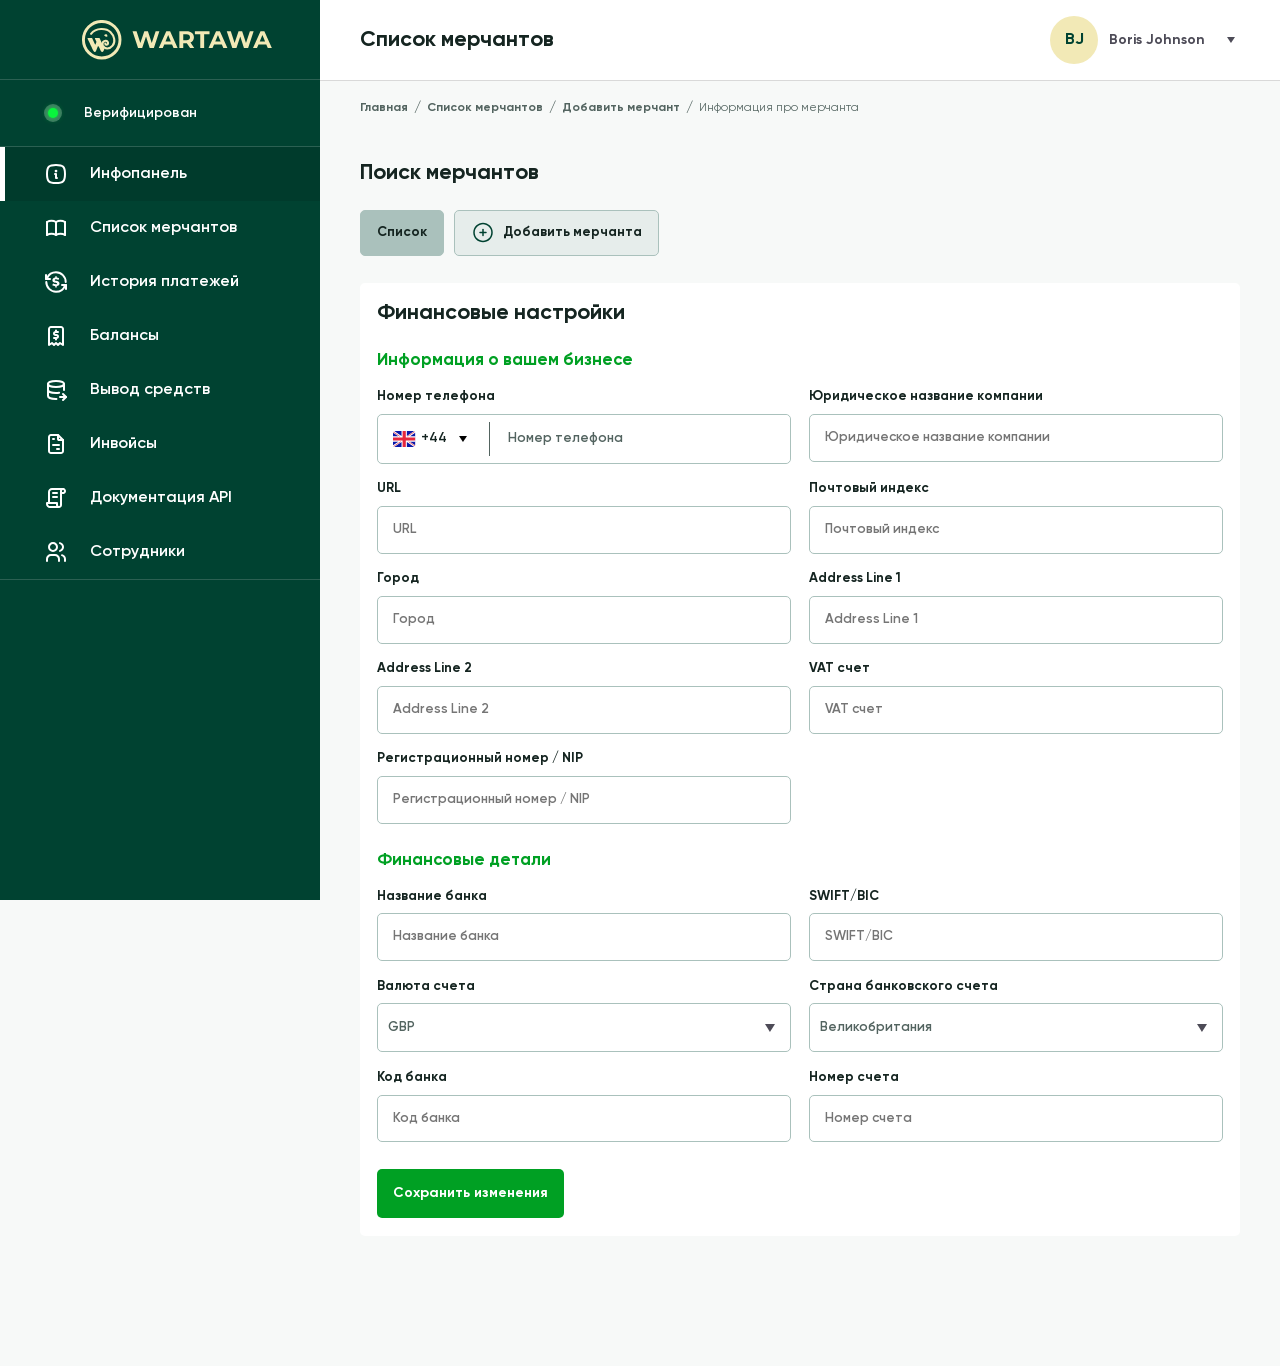
<file: merchants-finances.html>
<!DOCTYPE html>
<html lang="r">

<head>
	<title>Список мерчантов</title>
	<meta charset="UTF-8">
	<meta name="format-detection" content="telephone=no">
	<!-- <style>body{opacity: 0;}</style> -->
	<link rel="stylesheet" href="css/style.css">
	<link rel="shortcut icon" href="favicon.ico">
	<!-- <meta name="robots" content="noindex, nofollow"> -->
	<meta name="viewport" content="width=device-width, initial-scale=1.0">
</head>

<body>
	<div class="wrapper">
		<div class="page">
			<aside data-simplebar class="sidebar">
				<a href="#" class="sidebar__logo">
					<img src="img/logo.svg" alt="Логотип">
				</a>
				<div class="sidebar__status"><span></span>Верифицирован</div>
				<nav class="sidebar__menu menu-sidebar">
					<ul class="menu-sidebar__list">
						<li><a class="_active" href="#"><img src="img/font-icons/infopanel.svg" alt="">Инфопанель</a></li>
						<li><a href="#"><img src="img/font-icons/list.svg" alt="">Список мерчантов</a></li>
						<li><a href="#"><img src="img/font-icons/history.svg" alt="">История платежей</a></li>
						<li><a href="#"><img src="img/font-icons/balances.svg" alt="">Балансы</a></li>
						<li><a href="#"><img src="img/font-icons/return.svg" alt="">Вывод средств</a></li>
						<li><a href="#"><img src="img/font-icons/invoices.svg" alt="">Инвойсы</a></li>
						<li><a href="#"><img src="img/font-icons/api.svg" alt="">Документация API</a></li>
						<li><a href="#"><img src="img/font-icons/employees.svg" alt="">Сотрудники</a></li>
					</ul>
				</nav>
			</aside>
			<main class="main">
				<header class="header">
					<div class="header__container">
						<h1 class="header__title">Список мерчантов</h1>
						<div class="header__user user-header">
							<div class="user-header__avatar">BJ</div>
							<div class="user-header__content">
								<div class="user-header__name">Boris Johnson</div>
								<div class="user-header__dropdown">
									<img src="img/font-icons/menu-arrow.svg" alt="Открыть меню">
								</div>
							</div>
						</div>
					</div>
				</header>
				<div class="main__container">
					<div class="breadcrumbs">
						<ul>
							<li><a href="#">Главная</a></li>
							<li><a href="#">Список мерчантов</a></li>
							<li><a href="#">Добавить мерчант</a></li>
							<li><a href="#" class="_active">Информация про мерчанта</a></li>
						</ul>
					</div>
					<div class="list-merchants">
						<h3 class="list-merchants__title section-title">Поиск мерчантов</h3>
						<nav class="list-merchants__nav">
							<button type="button" class="list-merchants__list list-merchants__button button _tab-active">Список</button>
							<button type="button" class="list-merchants__add list-merchants__button button">
								<img src="img/font-icons/add.svg" alt="">
								Добавить мерчанта
							</button>
						</nav>
						<form action="#" class="merchants-information">
							<h4 class="merchants-information__head">Финансовые настройки</h4>
							<div class="merchants-information__section">
								<div class="merchants-information__caption">Информация о вашем бизнесе</div>
								<div class="merchants-information__form">
									<div class="merchants-information__input">
										<div class="merchants-information__label">Номер телефона</div>
										<div class="merchants-information__phone">
											<div class="merchants-information__country">
												<select name="country-number">
													<option data-asset="img/font-icons/country.svg" value="1" selected>+44
													</option>
													<option data-asset="img/font-icons/country.svg" value="2">+48</option>
													<option data-asset="img/font-icons/country.svg" value="3">+3</option>
													<option data-asset="img/font-icons/country.svg" value="4">+380</option>
												</select>
											</div>
											<input type="tel" name="form[]" placeholder="Номер телефона">
										</div>
									</div>
									<div class="merchants-information__input">
										<div class="merchants-information__label">Юридическое название компании</div>
										<input type="text" name="web-saite" placeholder="Юридическое название компании" class="input input-information">
									</div>
									<div class="merchants-information__input">
										<div class="merchants-information__label">URL</div>
										<input type="text" name="web-saite" placeholder="URL" class="input input-information">
									</div>
									<div class="merchants-information__input">
										<div class="merchants-information__label">Почтовый индекс</div>
										<input type="number" name="web-saite" placeholder="Почтовый индекс" class="input input-information">
									</div>
									<div class="merchants-information__input">
										<div class="merchants-information__label">Город</div>
										<input type="text" name="web-saite" placeholder="Город" class="input input-information">
									</div>
									<div class="merchants-information__input">
										<div class="merchants-information__label">Address Line 1</div>
										<input type="text" name="web-saite" placeholder="Address Line 1" class="input input-information">
									</div>
									<div class="merchants-information__input">
										<div class="merchants-information__label">Address Line 2</div>
										<input type="text" name="web-saite" placeholder="Address Line 2" class="input input-information">
									</div>
									<div class="merchants-information__input">
										<div class="merchants-information__label">VAT счет</div>
										<input type="text" name="web-saite" placeholder="VAT счет" class="input input-information">
									</div>
									<div class="merchants-information__input">
										<div class="merchants-information__label">Регистрационный номер / NIP</div>
										<input type="text" name="web-saite" placeholder="Регистрационный номер / NIP" class="input input-information">
									</div>
								</div>
							</div>
							<div class="merchants-information__section">
								<div class="merchants-information__caption">Финансовые детали</div>
								<div class="merchants-information__form">
									<div class="merchants-information__input">
										<div class="merchants-information__label">Название банка</div>
										<input type="number" name="registration-number" placeholder="Название банка" class="input input-information">
									</div>
									<div class="merchants-information__input">
										<div class="merchants-information__label">SWIFT/BIC</div>
										<input type="number" name="registration-number" placeholder="SWIFT/BIC" class="input input-information">
									</div>
									<div class="merchants-information__input">
										<div class="merchants-information__label">Валюта счета</div>
										<div class="merchants-information__select">
											<select name="account">
												<option value="1" selected>GBP</option>
												<option value="2">GBP</option>
												<option value="3">GBP</option>
												<option value="4">GBP</option>
											</select>
										</div>
									</div>
									<div class="merchants-information__input">
										<div class="merchants-information__label">Страна банковского счета</div>
										<div class="merchants-information__select">
											<select name="account">
												<option value="1" selected>Великобритания</option>
												<option value="2">Великобритания</option>
												<option value="3">Пункт №3</option>
												<option value="4">Пункт №4</option>
											</select>
										</div>
									</div>
									<div class="merchants-information__input">
										<div class="merchants-information__label">Код банка</div>
										<input type="number" name="registration-number" placeholder="Код банка" class="input input-information">
									</div>
									<div class="merchants-information__input">
										<div class="merchants-information__label">Номер счета</div>
										<input type="number" name="registration-number" placeholder="Номер счета" class="input input-information">
									</div>
								</div>
								<button type="submit" class="merchants-information__button button button-green">Сохранить изменения</button>
							</div>
						</form>
					</div>
				</div>
				<div class="nav">
					<a href="#" class="nav__item icon-menu">
						<img src="img/font-icons/wartawa.svg" alt="">
						<p>Wartawa</p>
					</a>
					<a href="#" class="nav__item">
						<img src="img/font-icons/payment.svg" alt="">
						<p>Платежи</p>
					</a>
					<a href="#" class="nav__item">
						<img src="img/font-icons/merchans.svg" alt="">
						<p>Мои мерчанты</p>
					</a>
					<a href="#" class="nav__item">
						<img src="img/font-icons/nav-balances.svg" alt="">
						<p>Балансы</p>
					</a>
					<a href="#" class="nav__item">
						<img src="img/font-icons/nav-invoices.svg" alt="">
						<p>Инвойсы</p>
					</a>
				</div>
			</main>
		</div>
	</div>
	<script src="js/app.js"></script>
</body>

</html>
</file>
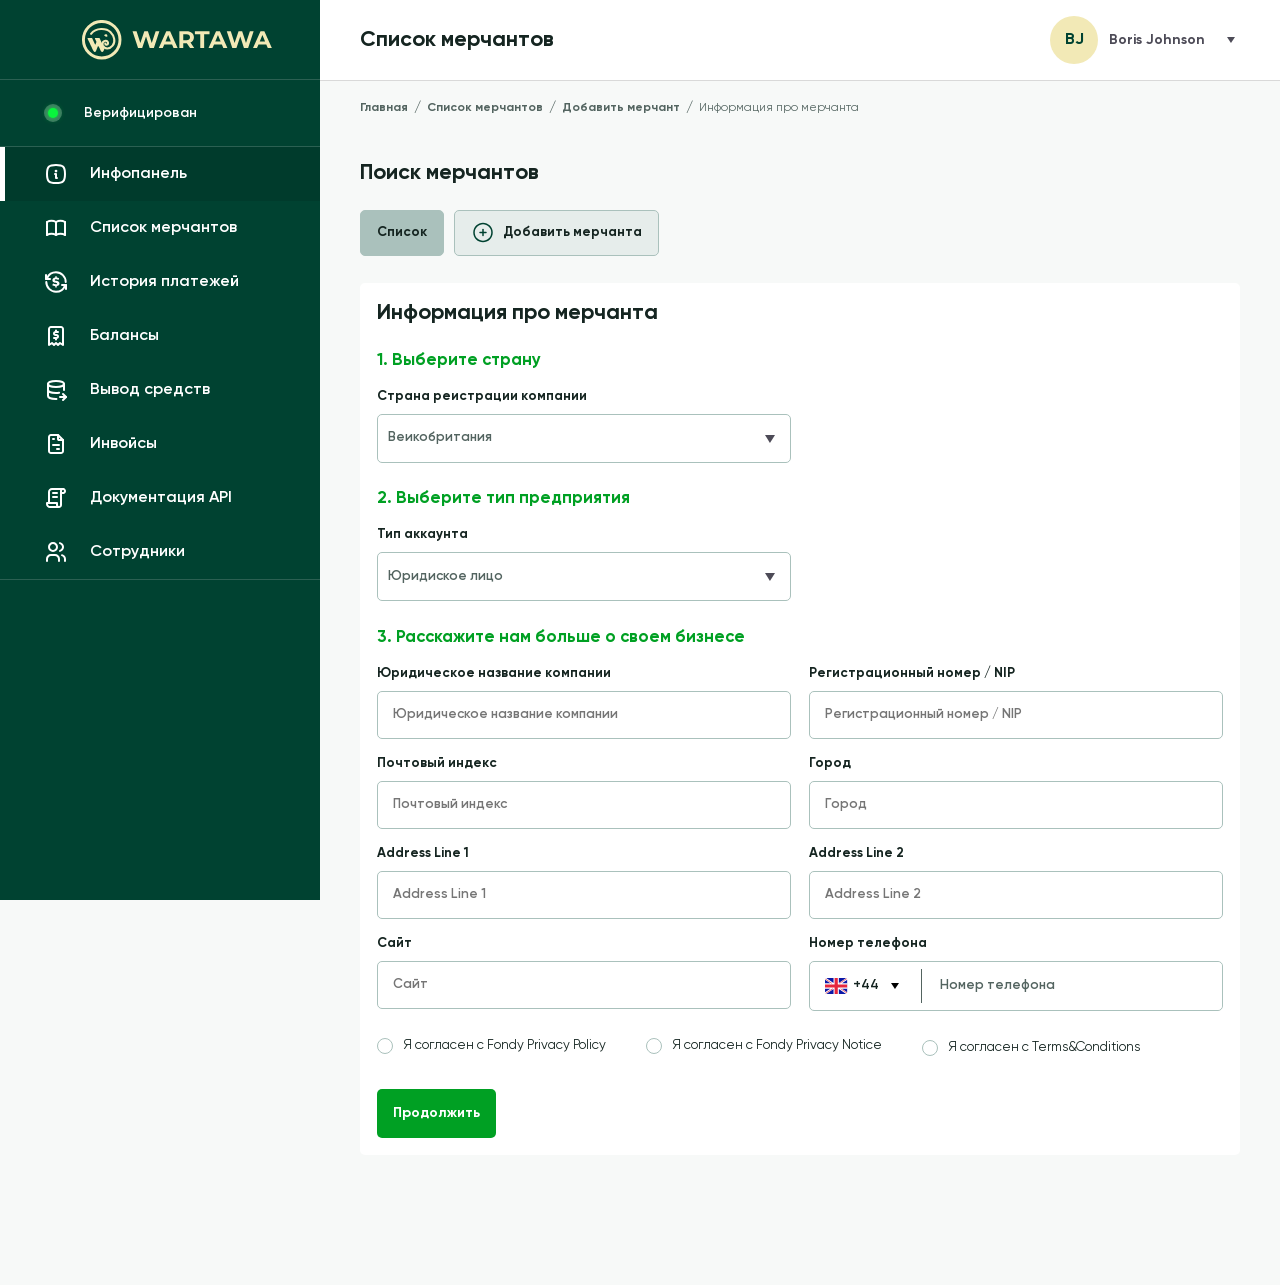
<file: merchants-information.html>
<!DOCTYPE html>
<html lang="r">

<head>
	<title>Список мерчантов</title>
	<meta charset="UTF-8">
	<meta name="format-detection" content="telephone=no">
	<!-- <style>body{opacity: 0;}</style> -->
	<link rel="stylesheet" href="css/style.css">
	<link rel="shortcut icon" href="favicon.ico">
	<!-- <meta name="robots" content="noindex, nofollow"> -->
	<meta name="viewport" content="width=device-width, initial-scale=1.0">
</head>

<body>
	<div class="wrapper">
		<div class="page">
			<aside data-simplebar class="sidebar">
				<a href="#" class="sidebar__logo">
					<img src="img/logo.svg" alt="Логотип">
				</a>
				<div class="sidebar__status"><span></span>Верифицирован</div>
				<nav class="sidebar__menu menu-sidebar">
					<ul class="menu-sidebar__list">
						<li><a class="_active" href="#"><img src="img/font-icons/infopanel.svg" alt="">Инфопанель</a></li>
						<li><a href="#"><img src="img/font-icons/list.svg" alt="">Список мерчантов</a></li>
						<li><a href="#"><img src="img/font-icons/history.svg" alt="">История платежей</a></li>
						<li><a href="#"><img src="img/font-icons/balances.svg" alt="">Балансы</a></li>
						<li><a href="#"><img src="img/font-icons/return.svg" alt="">Вывод средств</a></li>
						<li><a href="#"><img src="img/font-icons/invoices.svg" alt="">Инвойсы</a></li>
						<li><a href="#"><img src="img/font-icons/api.svg" alt="">Документация API</a></li>
						<li><a href="#"><img src="img/font-icons/employees.svg" alt="">Сотрудники</a></li>
					</ul>
				</nav>
			</aside>
			<main class="main">
				<header class="header">
					<div class="header__container">
						<h1 class="header__title">Список мерчантов</h1>
						<div class="header__user user-header">
							<div class="user-header__avatar">BJ</div>
							<div class="user-header__content">
								<div class="user-header__name">Boris Johnson</div>
								<div class="user-header__dropdown">
									<img src="img/font-icons/menu-arrow.svg" alt="Открыть меню">
								</div>
							</div>
						</div>
					</div>
				</header>
				<div class="main__container">
					<div class="breadcrumbs">
						<ul>
							<li><a href="#">Главная</a></li>
							<li><a href="#">Список мерчантов</a></li>
							<li><a href="#">Добавить мерчант</a></li>
							<li><a href="#" class="_active">Информация про мерчанта</a></li>
						</ul>
					</div>
					<div class="list-merchants">
						<h3 class="list-merchants__title section-title">Поиск мерчантов</h3>
						<nav class="list-merchants__nav">
							<button type="button" class="list-merchants__list list-merchants__button button _tab-active">Список</button>
							<button type="button" class="list-merchants__add list-merchants__button button">
								<img src="img/font-icons/add.svg" alt="">
								Добавить мерчанта
							</button>
						</nav>
						<form action="#" class="merchants-information">
							<h4 class="merchants-information__head">Информация про мерчанта</h4>
							<div class="merchants-information__section">
								<div class="merchants-information__caption">1. Выберите страну</div>
								<div class="merchants-information__form">
									<div class="merchants-information__input">
										<div class="merchants-information__label">Страна реистрации компании</div>
										<div class="merchants-information__select">
											<select name="county">
												<option value="1" selected>Веикобритания</option>
												<option value="2">Веикобритания</option>
												<option value="3">Пункт №3</option>
												<option value="4">Пункт №4</option>
											</select>
										</div>
									</div>
								</div>
							</div>
							<div class="merchants-information__section">
								<div class="merchants-information__caption">2. Выберите тип предприятия</div>
								<div class="merchants-information__form">
									<div class="merchants-information__input">
										<div class="merchants-information__label">Тип аккаунта</div>
										<div class="merchants-information__select">
											<select name="account">
												<option value="1" selected>Юридиское лицо</option>
												<option value="2">Веикобритания</option>
												<option value="3">Пункт №3</option>
												<option value="4">Пункт №4</option>
											</select>
										</div>
									</div>
								</div>
							</div>
							<div class="merchants-information__section">
								<div class="merchants-information__caption">3. Расскажите нам больше о своем бизнесе</div>
								<div class="merchants-information__form">
									<div class="merchants-information__input">
										<div class="merchants-information__label">Юридическое название компании</div>
										<input type="text" name="name-company" placeholder="Юридическое название компании" class="input input-information">
									</div>
									<div class="merchants-information__input">
										<div class="merchants-information__label">Регистрационный номер / NIP</div>
										<input type="number" name="registration-number" placeholder="Регистрационный номер / NIP" class="input input-information">
									</div>
									<div class="merchants-information__input">
										<div class="merchants-information__label">Почтовый индекс</div>
										<input type="number" name="postcode" placeholder="Почтовый индекс" class="input input-information">
									</div>
									<div class="merchants-information__input">
										<div class="merchants-information__label">Город</div>
										<input type="text" name="city" placeholder="Город" class="input input-information">
									</div>
									<div class="merchants-information__input">
										<div class="merchants-information__label">Address Line 1</div>
										<input type="text" name="address-1" placeholder="Address Line 1" class="input input-information">
									</div>
									<div class="merchants-information__input">
										<div class="merchants-information__label">Address Line 2</div>
										<input type="text" name="address-2" placeholder="Address Line 2" class="input input-information">
									</div>
									<div class="merchants-information__input">
										<div class="merchants-information__label">Сайт</div>
										<input type="text" name="web-saite" placeholder="Сайт" class="input input-information">
									</div>
									<div class="merchants-information__input">
										<div class="merchants-information__label">Номер телефона</div>
										<div class="merchants-information__phone">
											<div class="merchants-information__country">
												<select name="country-number">
													<option data-asset="img/font-icons/country.svg" value="1" selected>+44</option>
													<option data-asset="img/font-icons/country.svg" value="2">+48</option>
													<option data-asset="img/font-icons/country.svg" value="3">+3</option>
													<option data-asset="img/font-icons/country.svg" value="4">+380</option>
												</select>
											</div>
											<input type="tel" name="form[]" placeholder="Номер телефона">
										</div>
									</div>
								</div>
								<div class="merchants-information__checkbox">
									<div class="checkbox">
										<input id="c_1" data-error="Помилка" class="checkbox__input" type="checkbox" value="1" name="form[]">
										<label for="c_1" class="checkbox__label"><span class="checkbox__text">Я согласен с Fondy Privacy Policy</span></label>
									</div>
									<div class="checkbox">
										<input id="c_2" data-error="Помилка" class="checkbox__input" type="checkbox" value="2" name="form[]">
										<label for="c_2" class="checkbox__label"><span class="checkbox__text">Я согласен с Fondy Privacy Notice</span></label>
									</div>
									<div class="checkbox">
										<input id="c_3" data-error="Помилка" class="checkbox__input" type="checkbox" value="3" name="form[]">
										<label for="c_3" class="checkbox__label"><span class="checkbox__text">Я согласен с Terms&Conditions</span></label>
									</div>
								</div>
								<button type="submit" class="merchants-information__button button button-green">Продолжить</button>
							</div>
						</form>
					</div>
				</div>
				<div class="nav">
					<a href="#" class="nav__item icon-menu">
						<img src="img/font-icons/wartawa.svg" alt="">
						<p>Wartawa</p>
					</a>
					<a href="#" class="nav__item">
						<img src="img/font-icons/payment.svg" alt="">
						<p>Платежи</p>
					</a>
					<a href="#" class="nav__item">
						<img src="img/font-icons/merchans.svg" alt="">
						<p>Мои мерчанты</p>
					</a>
					<a href="#" class="nav__item">
						<img src="img/font-icons/nav-balances.svg" alt="">
						<p>Балансы</p>
					</a>
					<a href="#" class="nav__item">
						<img src="img/font-icons/nav-invoices.svg" alt="">
						<p>Инвойсы</p>
					</a>
				</div>
			</main>
		</div>
	</div>
	<script src="js/app.js"></script>
</body>

</html>
</file>
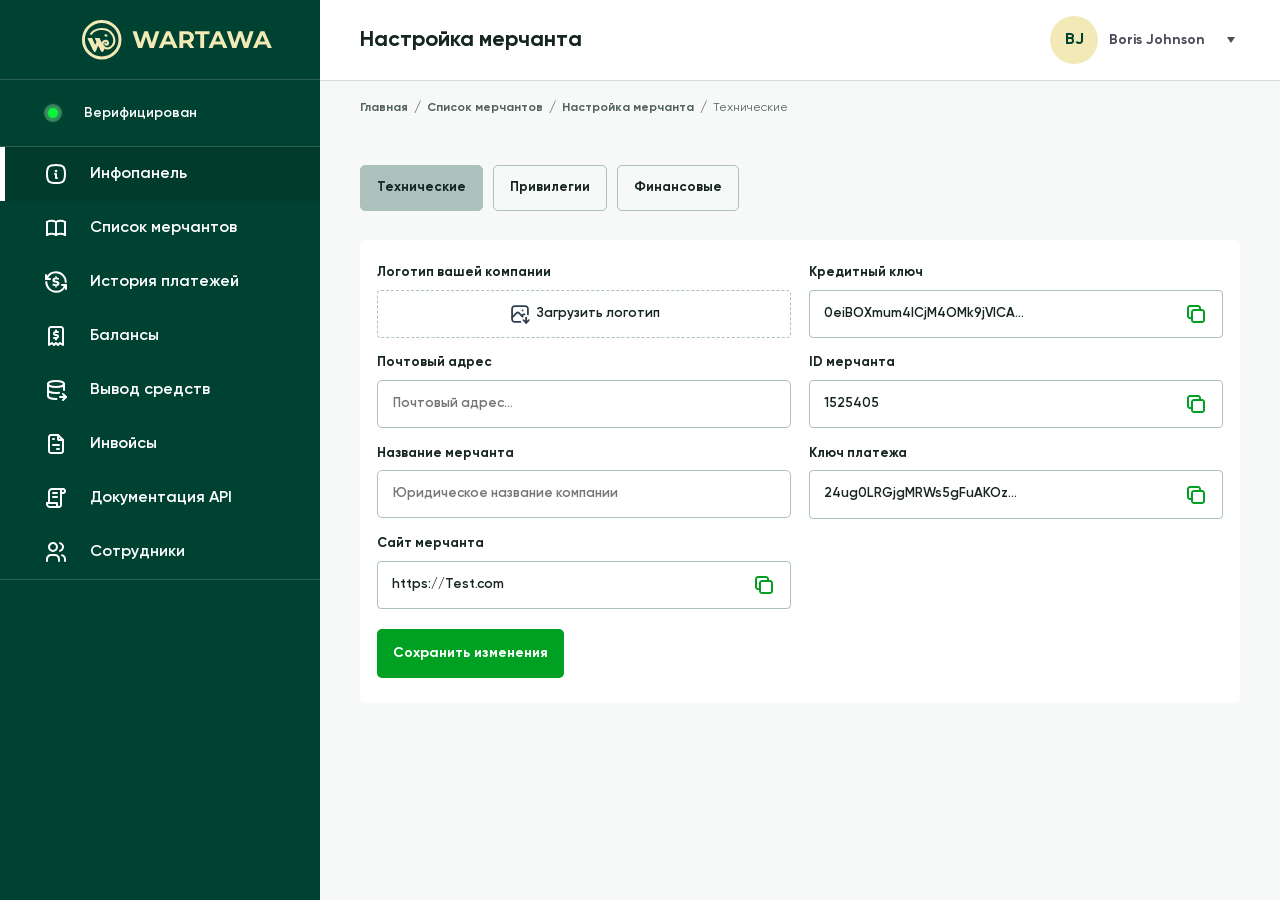
<file: merchants-settings.html>
<!DOCTYPE html>
<html lang="r">

<head>
	<title>Настройка мерчанта</title>
	<meta charset="UTF-8">
	<meta name="format-detection" content="telephone=no">
	<!-- <style>body{opacity: 0;}</style> -->
	<link rel="stylesheet" href="css/style.css">
	<link rel="shortcut icon" href="favicon.ico">
	<!-- <meta name="robots" content="noindex, nofollow"> -->
	<meta name="viewport" content="width=device-width, initial-scale=1.0">
</head>

<body>
	<div class="wrapper">
		<div class="page">
			<aside data-simplebar class="sidebar">
				<a href="#" class="sidebar__logo">
					<img src="img/logo.svg" alt="Логотип">
				</a>
				<div class="sidebar__status"><span></span>Верифицирован</div>
				<nav class="sidebar__menu menu-sidebar">
					<ul class="menu-sidebar__list">
						<li><a class="_active" href="#"><img src="img/font-icons/infopanel.svg" alt="">Инфопанель</a></li>
						<li><a href="#"><img src="img/font-icons/list.svg" alt="">Список мерчантов</a></li>
						<li><a href="#"><img src="img/font-icons/history.svg" alt="">История платежей</a></li>
						<li><a href="#"><img src="img/font-icons/balances.svg" alt="">Балансы</a></li>
						<li><a href="#"><img src="img/font-icons/return.svg" alt="">Вывод средств</a></li>
						<li><a href="#"><img src="img/font-icons/invoices.svg" alt="">Инвойсы</a></li>
						<li><a href="#"><img src="img/font-icons/api.svg" alt="">Документация API</a></li>
						<li><a href="#"><img src="img/font-icons/employees.svg" alt="">Сотрудники</a></li>
					</ul>
				</nav>
			</aside>
			<main class="main">
				<header class="header">
					<div class="header__container">
						<h1 class="header__title">Настройка мерчанта</h1>
						<div class="header__user user-header">
							<div class="user-header__avatar">BJ</div>
							<div class="user-header__content">
								<div class="user-header__name">Boris Johnson</div>
								<div class="user-header__dropdown">
									<img src="img/font-icons/menu-arrow.svg" alt="Открыть меню">
								</div>
							</div>
						</div>
					</div>
				</header>
				<div class="main__container">
					<div class="breadcrumbs">
						<ul>
							<li><a href="#">Главная</a></li>
							<li><a href="#">Список мерчантов</a></li>
							<li><a href="#">Настройка мерчанта</a></li>
							<li><a href="#" class="_active">Технические</a></li>
						</ul>
					</div>
					<div data-tabs class="settings-merchants">
						<nav data-tabs-titles class="settings-merchants__nav">
							<button data-tabs-title type="button" class="settings-merchants__button button _tab-active">Технические</button>
							<button data-tabs-title type="button" class="settings-merchants__button button">Привилегии</button>
							<button type="button" class="settings-merchants__button button">Финансовые</button>
						</nav>
						<div data-tabs-body class="settings-merchants__body">
							<div data-tabs-item class="settings-merchants__block">
								<div class="settings-merchants__form form-settings-merchants">
									<div class="form-settings-merchants__wrapper">
										<div class="merchants-information__input">
											<div class="merchants-information__label">Логотип вашей компании</div>
											<div class="form-settings-merchants__logo">
												<input type="file">
												<span>
													<img src="img/font-icons/loadimg.svg" alt="">
													Загрузить логотип
												</span>
											</div>
										</div>
										<div class="merchants-information__input">
											<div class="merchants-information__label">Кредитный ключ</div>
											<div class="form-settings-merchants__copy">
												<p class="creditKeyText">0eiBOXmum4ICjM4OMk9jVICAjaMc9YX0eiBOXmum4ICjM4OMk9jVICAjaMc9YX</p>
												<img class="copyButton" src="img/font-icons/copy.svg" alt="Copy">
												<span class="copyStatus">Скопировано</span>
											</div>
										</div>
										<div class="merchants-information__input">
											<div class="merchants-information__label">Почтовый адрес</div>
											<input type="text" name="web-saite" placeholder="Почтовый адрес..." class="input input-information">
										</div>
										<div class="merchants-information__input">
											<div class="merchants-information__label">ID мерчанта</div>
											<div class="form-settings-merchants__copy">
												<p class="creditKeyText">1525405</p>
												<img class="copyButton" src="img/font-icons/copy.svg" alt="Copy">
												<span class="copyStatus">Скопировано</span>
											</div>
										</div>
										<div class="merchants-information__input">
											<div class="merchants-information__label">Название мерчанта</div>
											<input type="text" name="web-saite" placeholder="Юридическое название компании" class="input input-information">
										</div>
										<div class="merchants-information__input input-clear"></div>
										<div class="merchants-information__input">
											<div class="merchants-information__label">Ключ платежа</div>
											<div class="form-settings-merchants__copy">
												<p class="creditKeyText">24ug0LRGjgMRWs5gFuAKOz34AyAvtqG</p>
												<img class="copyButton" src="img/font-icons/copy.svg" alt="Copy">
												<span class="copyStatus">Скопировано</span>
											</div>
										</div>
										<div class="merchants-information__input">
											<div class="merchants-information__label">Сайт мерчанта</div>
											<div class="form-settings-merchants__copy">
												<p class="creditKeyText">https://Test.com</p>
												<img class="copyButton" src="img/font-icons/copy.svg" alt="Copy">
												<span class="copyStatus">Скопировано</span>
											</div>
										</div>
									</div>
									<button type="submit" class="merchants-information__button button button-green">Сохранить изменения</button>
								</div>
							</div>
							<div data-tabs-item class="settings-merchants__block">
								<div class="settings-merchants__privilege privilege-settings">
									<div class="privilege-settings__actions">
										<button data-popup="#privileges" type="button" class="privilege-settings__add button">
											<img src="img/font-icons/add.svg" alt="">
											Добавить пользователя
										</button>
										<input type="text" name="filter" placeholder="Фильтровать пльзователей">
									</div>
									<div class="privilege-settings__body">
										<div class="privilege-settings__user">
											<img src="img/font-icons/user.svg" alt="" class="privilege-settings__icon">
											<div class="privilege-settings__mail">cryptoinvestor.from0@gmail.com</div>
											<button data-popup="#privileges" type="button" class="privilege-settings__view">
												<img src="img/font-icons/eye.svg" alt="">
												<span>Просмотр</span>
											</button>
										</div>
									</div>
								</div>
							</div>
						</div>
					</div>
				</div>
				<div class="nav">
					<a href="#" class="nav__item icon-menu">
						<img src="img/font-icons/wartawa.svg" alt="">
						<p>Wartawa</p>
					</a>
					<a href="#" class="nav__item">
						<img src="img/font-icons/payment.svg" alt="">
						<p>Платежи</p>
					</a>
					<a href="#" class="nav__item">
						<img src="img/font-icons/merchans.svg" alt="">
						<p>Мои мерчанты</p>
					</a>
					<a href="#" class="nav__item">
						<img src="img/font-icons/nav-balances.svg" alt="">
						<p>Балансы</p>
					</a>
					<a href="#" class="nav__item">
						<img src="img/font-icons/nav-invoices.svg" alt="">
						<p>Инвойсы</p>
					</a>
				</div>
			</main>
		</div>
	</div>
	<div id="privileges" aria-hidden="true" class="popup">
		<div class="popup__wrapper">
			<form action="#" class="popup__content privileges-popup">
				<button data-close type="button" class="popup__close"><img src="img/font-icons/close.svg" alt=""></button>
				<div class="popup-title">Привелегии пользователей</div>
				<div class="privileges-popup__content">
					<div class="privileges-popup__input">
						<div class="privileges-popup__label">Email пользователя</div>
						<input type="email" name="email" placeholder="Email" class="input">
					</div>
					<div class="privileges-popup__checkbox">
						<input id="b_1" data-error="Помилка" class="privileges-popup__checkbox-input" type="checkbox" value="1" name="all">
						<label for="b_1" class="privileges-popup__checkbox-label"><span class="privileges-popup__checkbox-text">Все привелегии</span></label>
					</div>
					<div class="privileges-popup__items">
						<div class="privileges-popup__item item-privileges">
							<div class="item-privileges__label">Финансовые настрройки</div>
							<div class="item-privileges__line">
								<div class="privileges-popup__checkbox">
									<input id="b_2" data-error="Помилка" class="privileges-popup__checkbox-input" type="checkbox" value="3" name="all">
									<label for="b_2" class="privileges-popup__checkbox-label"><span class="privileges-popup__checkbox-text">Чтение</span></label>
								</div>
								<div class="privileges-popup__checkbox">
									<input id="b_3" data-error="Помилка" class="privileges-popup__checkbox-input" type="checkbox" value="4" name="all">
									<label for="b_3" class="privileges-popup__checkbox-label"><span class="privileges-popup__checkbox-text">Редактировать</span></label>
								</div>
							</div>
						</div>
						<div class="privileges-popup__item item-privileges">
							<div class="item-privileges__label">Технические настройки</div>
							<div class="item-privileges__line">
								<div class="privileges-popup__checkbox">
									<input id="b_5" data-error="Помилка" class="privileges-popup__checkbox-input" type="checkbox" value="3" name="all">
									<label for="b_5" class="privileges-popup__checkbox-label"><span class="privileges-popup__checkbox-text">Чтение</span></label>
								</div>
								<div class="privileges-popup__checkbox">
									<input id="b_6" data-error="Помилка" class="privileges-popup__checkbox-input" type="checkbox" value="4" name="all">
									<label for="b_6" class="privileges-popup__checkbox-label"><span class="privileges-popup__checkbox-text">Редактировать</span></label>
								</div>
							</div>
						</div>
						<div class="privileges-popup__item item-privileges">
							<div class="item-privileges__label">Платежи</div>
							<div class="item-privileges__line">
								<div class="privileges-popup__checkbox">
									<input id="b_7" data-error="Помилка" class="privileges-popup__checkbox-input" type="checkbox" value="3" name="all">
									<label for="b_7" class="privileges-popup__checkbox-label"><span class="privileges-popup__checkbox-text">Чтение</span></label>
								</div>
								<div class="privileges-popup__checkbox">
									<input id="b_8" data-error="Помилка" class="privileges-popup__checkbox-input" type="checkbox" value="4" name="all">
									<label for="b_8" class="privileges-popup__checkbox-label"><span class="privileges-popup__checkbox-text">Редактировать</span></label>
								</div>
							</div>
						</div>
						<div class="privileges-popup__item item-privileges">
							<div class="item-privileges__label">Инвойсы и платежные кнопки</div>
							<div class="item-privileges__line">
								<div class="privileges-popup__checkbox">
									<input id="b_9" data-error="Помилка" class="privileges-popup__checkbox-input" type="checkbox" value="3" name="all">
									<label for="b_9" class="privileges-popup__checkbox-label"><span class="privileges-popup__checkbox-text">Чтение</span></label>
								</div>
								<div class="privileges-popup__checkbox">
									<input id="b_10" data-error="Помилка" class="privileges-popup__checkbox-input" type="checkbox" value="4" name="all">
									<label for="b_10" class="privileges-popup__checkbox-label"><span class="privileges-popup__checkbox-text">Редактировать</span></label>
								</div>
							</div>
						</div>
						<div class="privileges-popup__item item-privileges">
							<div class="item-privileges__label">Дизайны</div>
							<div class="item-privileges__line">
								<div class="privileges-popup__checkbox">
									<input id="b_11" data-error="Помилка" class="privileges-popup__checkbox-input" type="checkbox" value="3" name="all">
									<label for="b_11" class="privileges-popup__checkbox-label"><span class="privileges-popup__checkbox-text">Чтение</span></label>
								</div>
								<div class="privileges-popup__checkbox">
									<input id="b_12" data-error="Помилка" class="privileges-popup__checkbox-input" type="checkbox" value="4" name="all">
									<label for="b_12" class="privileges-popup__checkbox-label"><span class="privileges-popup__checkbox-text">Редактировать</span></label>
								</div>
							</div>
						</div>
						<div class="privileges-popup__item item-privileges">
							<div class="item-privileges__label">Выплаты на карты</div>
							<div class="item-privileges__line">
								<div class="privileges-popup__checkbox">
									<input id="b_14" data-error="Помилка" class="privileges-popup__checkbox-input" type="checkbox" value="3" name="all">
									<label for="b_14" class="privileges-popup__checkbox-label"><span class="privileges-popup__checkbox-text">Чтение</span></label>
								</div>
								<div class="privileges-popup__checkbox">
									<input id="b_15" data-error="Помилка" class="privileges-popup__checkbox-input" type="checkbox" value="4" name="all">
									<label for="b_15" class="privileges-popup__checkbox-label"><span class="privileges-popup__checkbox-text">Редактировать</span></label>
								</div>
							</div>
						</div>
						<div class="privileges-popup__item item-privileges">
							<div class="item-privileges__label">Документы мерчанта</div>
							<div class="item-privileges__line">
								<div class="privileges-popup__checkbox">
									<input id="b_16" data-error="Помилка" class="privileges-popup__checkbox-input" type="checkbox" value="3" name="all">
									<label for="b_16" class="privileges-popup__checkbox-label"><span class="privileges-popup__checkbox-text">Чтение</span></label>
								</div>
								<div class="privileges-popup__checkbox">
									<input id="b_17" data-error="Помилка" class="privileges-popup__checkbox-input" type="checkbox" value="4" name="all">
									<label for="b_17" class="privileges-popup__checkbox-label"><span class="privileges-popup__checkbox-text">Редактировать</span></label>
								</div>
							</div>
						</div>
						<div class="privileges-popup__item item-privileges">
							<div class="item-privileges__label">Mail / Phone платежи</div>
							<div class="item-privileges__line">
								<div class="privileges-popup__checkbox">
									<input id="b_18" data-error="Помилка" class="privileges-popup__checkbox-input" type="checkbox" value="3" name="all">
									<label for="b_18" class="privileges-popup__checkbox-label"><span class="privileges-popup__checkbox-text">Чтение</span></label>
								</div>
								<div class="privileges-popup__checkbox">
									<input id="b_19" data-error="Помилка" class="privileges-popup__checkbox-input" type="checkbox" value="4" name="all">
									<label for="b_19" class="privileges-popup__checkbox-label"><span class="privileges-popup__checkbox-text">Редактировать</span></label>
								</div>
							</div>
						</div>
					</div>
					<button type="submit" class="popup__button button button-green">Сохранить привелегии</button>
				</div>
			</form>
		</div>
	</div>
	<div id="return" aria-hidden="true" class="popup">
		<div class="popup__wrapper">
			<form action="#" class="popup__content return-popup">
				<button data-close type="button" class="popup__close"><img src="img/font-icons/close.svg" alt=""></button>
				<div class="popup-title">Вывод средств</div>
				<div class="merchants-information__input return-popup__input">
					<div class="merchants-information__label">Выберите кошелек</div>
					<select name="currency">
						<option value="1" selected>Выберите кошелек</option>
						<option value="2">Выберите кошелек</option>
						<option value="3">Выберите кошелек</option>
					</select>
				</div>
				<div class="merchants-information__input return-popup__input">
					<div class="merchants-information__label">Платежный метод</div>
					<select name="currency">
						<option value="1" selected>Выберите платежный метод</option>
						<option value="2">Выберите платежный метод</option>
						<option value="3">Выберите платежный метод</option>
					</select>
				</div>
				<div class="merchants-information__input return-popup__input">
					<div class="merchants-information__label">Номер кошелька</div>
					<input type="number" name="number" class="input">
				</div>
				<button type="submit" class="return-popup__button button button-green">Вывести</button>
			</form>
		</div>
	</div>
	<script src="js/app.js"></script>
</body>

</html>
</file>
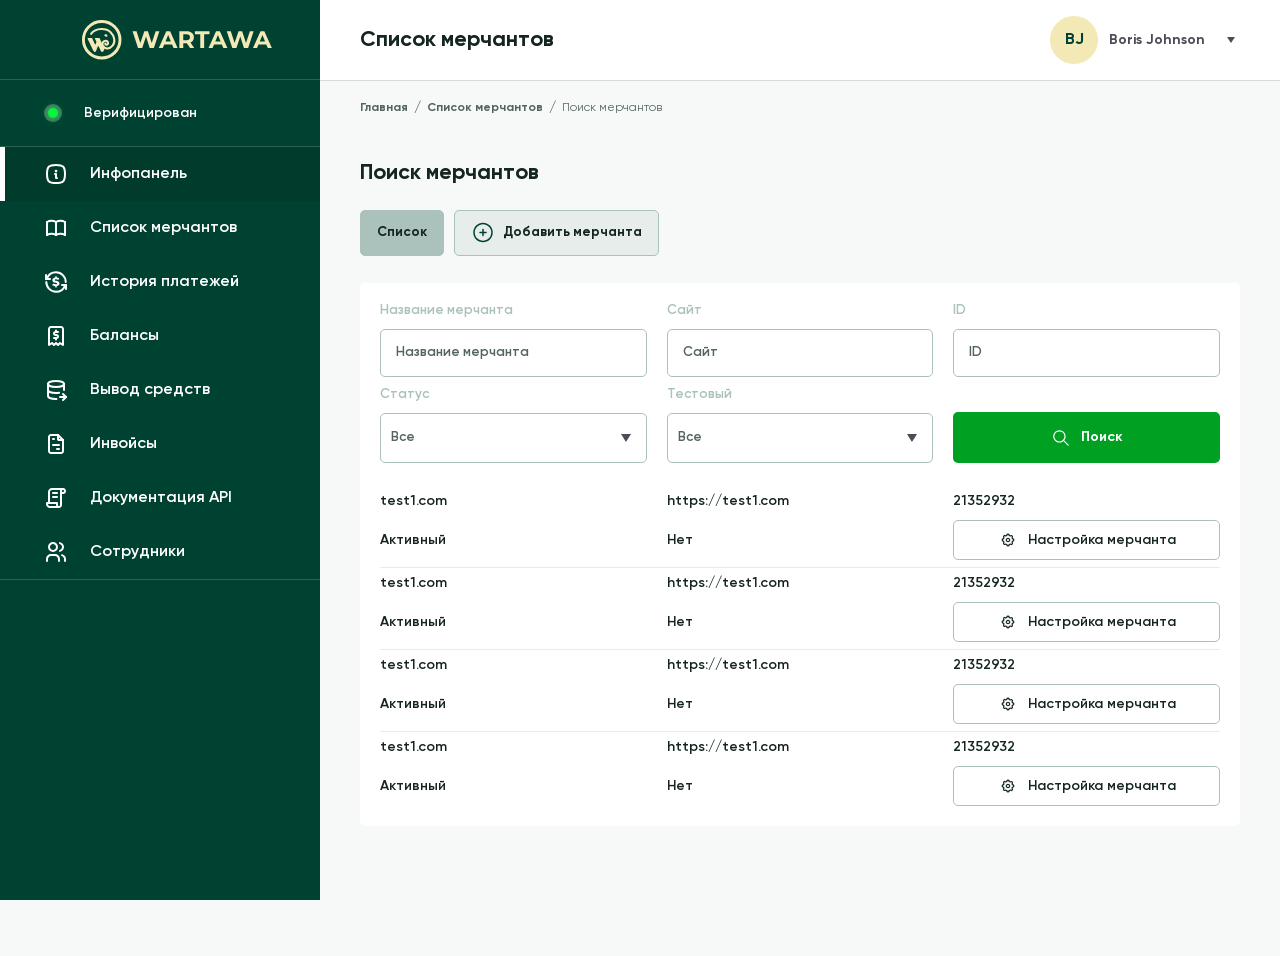
<file: merchants.html>
<!DOCTYPE html>
<html lang="r">

<head>
	<title>Список мерчантов</title>
	<meta charset="UTF-8">
	<meta name="format-detection" content="telephone=no">
	<!-- <style>body{opacity: 0;}</style> -->
	<link rel="stylesheet" href="css/style.css">
	<link rel="shortcut icon" href="favicon.ico">
	<!-- <meta name="robots" content="noindex, nofollow"> -->
	<meta name="viewport" content="width=device-width, initial-scale=1.0">
</head>

<body>
	<div class="wrapper">
		<div class="page">
			<aside data-simplebar class="sidebar">
				<a href="#" class="sidebar__logo">
					<img src="img/logo.svg" alt="Логотип">
				</a>
				<div class="sidebar__status"><span></span>Верифицирован</div>
				<nav class="sidebar__menu menu-sidebar">
					<ul class="menu-sidebar__list">
						<li><a class="_active" href="#"><img src="img/font-icons/infopanel.svg" alt="">Инфопанель</a></li>
						<li><a href="#"><img src="img/font-icons/list.svg" alt="">Список мерчантов</a></li>
						<li><a href="#"><img src="img/font-icons/history.svg" alt="">История платежей</a></li>
						<li><a href="#"><img src="img/font-icons/balances.svg" alt="">Балансы</a></li>
						<li><a href="#"><img src="img/font-icons/return.svg" alt="">Вывод средств</a></li>
						<li><a href="#"><img src="img/font-icons/invoices.svg" alt="">Инвойсы</a></li>
						<li><a href="#"><img src="img/font-icons/api.svg" alt="">Документация API</a></li>
						<li><a href="#"><img src="img/font-icons/employees.svg" alt="">Сотрудники</a></li>
					</ul>
				</nav>
			</aside>
			<main class="main">
				<header class="header">
					<div class="header__container">
						<h1 class="header__title">Список мерчантов</h1>
						<div class="header__user user-header">
							<div class="user-header__avatar">BJ</div>
							<div class="user-header__content">
								<div class="user-header__name">Boris Johnson</div>
								<div class="user-header__dropdown">
									<img src="img/font-icons/menu-arrow.svg" alt="Открыть меню">
								</div>
							</div>
						</div>
					</div>
				</header>
				<div class="main__container">
					<div class="breadcrumbs">
						<ul>
							<li><a href="#">Главная</a></li>
							<li><a href="#">Список мерчантов</a></li>
							<li><a href="#" class="_active">Поиск мерчантов</a></li>
						</ul>
					</div>
					<div data-tabs class="list-merchants">
						<h3 class="list-merchants__title section-title">Поиск мерчантов</h3>
						<nav data-tabs-titles class="list-merchants__nav">
							<button data-tabs-title type="button" class="list-merchants__list list-merchants__button button _tab-active">Список</button>
							<button data-tabs-title type="button" class="list-merchants__add list-merchants__button button">
								<img src="img/font-icons/add.svg" alt="">
								Добавить мерчанта
							</button>
						</nav>
						<div data-tabs-body class="list-merchants__content">
							<div data-tabs-item class="list-merchants__block list-merchants__block-f">
								<div data-da=".mobile-merchants, 600,1" class="list-merchants__search search-merchants">
									<div class="search-merchants__input input-body">
										<div class="search-merchants__label input-label">Название мерчанта</div>
										<input type="text" name="name-merchants" placeholder="Название мерчанта" class="input">
									</div>
									<div class="search-merchants__input input-body">
										<div class="search-merchants__label input-label">Сайт</div>
										<input type="text" name="name-merchants" placeholder="Сайт" class="input">
									</div>
									<div class="search-merchants__input input-body">
										<div class="search-merchants__label input-label">ID</div>
										<input type="text" name="name-merchants" placeholder="ID" class="input">
									</div>
									<div class="search-merchants__input input-body">
										<div class="search-merchants__label input-label">Статус</div>
										<select name="status">
											<option value="1" selected>Все</option>
											<option value="2">Пункт №2</option>
											<option value="3">Пункт №3</option>
											<option value="4">Пункт №4</option>
										</select>
									</div>
									<div class="search-merchants__input input-body">
										<div class="search-merchants__label input-label">Тестовый</div>
										<select name="test">
											<option value="1" selected>Все</option>
											<option value="2">Пункт №2</option>
											<option value="3">Пункт №3</option>
											<option value="4">Пункт №4</option>
										</select>
									</div>
									<button type="submit" class="search-merchants__button button button-green">Поиск</button>
								</div>
								<div class="list-merchants__results results-merchants">
									<div class="results-merchants__row">
										<div class="results-merchants__label">test1.com</div>
										<div class="results-merchants__label">https://test1.com</div>
										<div class="results-merchants__label">21352932</div>
										<div class="results-merchants__label">Активный</div>
										<div class="results-merchants__label">Нет</div>
										<button type="button" class="results-merchants__settings">Настройка мерчанта</button>
									</div>
									<div class="results-merchants__row">
										<div class="results-merchants__label">test1.com</div>
										<div class="results-merchants__label">https://test1.com</div>
										<div class="results-merchants__label">21352932</div>
										<div class="results-merchants__label">Активный</div>
										<div class="results-merchants__label">Нет</div>
										<button type="button" class="results-merchants__settings">Настройка мерчанта</button>
									</div>
									<div class="results-merchants__row">
										<div class="results-merchants__label">test1.com</div>
										<div class="results-merchants__label">https://test1.com</div>
										<div class="results-merchants__label">21352932</div>
										<div class="results-merchants__label">Активный</div>
										<div class="results-merchants__label">Нет</div>
										<button type="button" class="results-merchants__settings">Настройка мерчанта</button>
									</div>
									<div class="results-merchants__row">
										<div class="results-merchants__label">test1.com</div>
										<div class="results-merchants__label">https://test1.com</div>
										<div class="results-merchants__label">21352932</div>
										<div class="results-merchants__label">Активный</div>
										<div class="results-merchants__label">Нет</div>
										<button type="button" class="results-merchants__settings">Настройка мерчанта</button>
									</div>
								</div>
								<div class="list-merchants__mobile mobile-merchants">
									<button type="button" class="mobile-merchants__filter">Фильтр</button>
									<div class="mobile-merchants__content">
										<div data-spollers class="mobile-merchants__block">
											<div data-spoller class="mobile-merchants__header">
												<div class="mobile-merchants__column">
													<div class="mobile-merchants__slogan">test1.com</div>
													<div class="mobile-merchants__mail">https://test1.com</div>
												</div>
												<div class="mobile-merchants__icon">
													<img src="img/font-icons/setings.svg" alt="">
												</div>
											</div>
											<div class="mobile-merchants__items">
												<div class="mobile-merchants__item">
													<div class="mobile-merchants__label">Сайт</div>
													<div class="mobile-merchants__data">https://test1.com</div>
												</div>
												<div class="mobile-merchants__item">
													<div class="mobile-merchants__label">ID</div>
													<div class="mobile-merchants__data">21352932</div>
												</div>
												<div class="mobile-merchants__item">
													<div class="mobile-merchants__label">Статус</div>
													<div class="mobile-merchants__data">Активный</div>
												</div>
												<div class="mobile-merchants__item">
													<div class="mobile-merchants__label">Тестовый</div>
													<div class="mobile-merchants__data">Нет</div>
												</div>
											</div>
										</div>
										<div data-spollers class="mobile-merchants__block">
											<div data-spoller class="mobile-merchants__header">
												<div class="mobile-merchants__column">
													<div class="mobile-merchants__slogan">test1.com</div>
													<div class="mobile-merchants__mail">https://test1.com</div>
												</div>
												<div class="mobile-merchants__icon">
													<img src="img/font-icons/setings.svg" alt="">
												</div>
											</div>
											<div class="mobile-merchants__items">
												<div class="mobile-merchants__item">
													<div class="mobile-merchants__label">Сайт</div>
													<div class="mobile-merchants__data">https://test1.com</div>
												</div>
												<div class="mobile-merchants__item">
													<div class="mobile-merchants__label">ID</div>
													<div class="mobile-merchants__data">21352932</div>
												</div>
												<div class="mobile-merchants__item">
													<div class="mobile-merchants__label">Статус</div>
													<div class="mobile-merchants__data">Активный</div>
												</div>
												<div class="mobile-merchants__item">
													<div class="mobile-merchants__label">Тестовый</div>
													<div class="mobile-merchants__data">Нет</div>
												</div>
											</div>
										</div>
										<div data-spollers class="mobile-merchants__block">
											<div data-spoller class="mobile-merchants__header">
												<div class="mobile-merchants__column">
													<div class="mobile-merchants__slogan">test1.com</div>
													<div class="mobile-merchants__mail">https://test1.com</div>
												</div>
												<div class="mobile-merchants__icon">
													<img src="img/font-icons/setings.svg" alt="">
												</div>
											</div>
											<div class="mobile-merchants__items">
												<div class="mobile-merchants__item">
													<div class="mobile-merchants__label">Сайт</div>
													<div class="mobile-merchants__data">https://test1.com</div>
												</div>
												<div class="mobile-merchants__item">
													<div class="mobile-merchants__label">ID</div>
													<div class="mobile-merchants__data">21352932</div>
												</div>
												<div class="mobile-merchants__item">
													<div class="mobile-merchants__label">Статус</div>
													<div class="mobile-merchants__data">Активный</div>
												</div>
												<div class="mobile-merchants__item">
													<div class="mobile-merchants__label">Тестовый</div>
													<div class="mobile-merchants__data">Нет</div>
												</div>
											</div>
										</div>
									</div>
								</div>
							</div>
							<div data-tabs-item class="list-merchants__block">
								<div class="list-merchants__create create-merchants">
									<div class="create-merchants__head">Создать нового мерчанта</div>
									<div class="create-merchants__select">
										<select name="registration">
											<option value="1" selected>Выберите страну регистрации</option>
											<option value="2">Болгария</option>
											<option value="3">Ватикан</option>
											<option value="4">Великобритания</option>
										</select>
									</div>
								</div>
								<button data-da=".create-merchants, 768" type="submit" class="list-merchants__next button button-green">Продолжить</button>
							</div>
						</div>
					</div>
				</div>
				<div class="nav">
					<a href="#" class="nav__item icon-menu">
						<img src="img/font-icons/wartawa.svg" alt="">
						<p>Wartawa</p>
					</a>
					<a href="#" class="nav__item">
						<img src="img/font-icons/payment.svg" alt="">
						<p>Платежи</p>
					</a>
					<a href="#" class="nav__item">
						<img src="img/font-icons/merchans.svg" alt="">
						<p>Мои мерчанты</p>
					</a>
					<a href="#" class="nav__item">
						<img src="img/font-icons/nav-balances.svg" alt="">
						<p>Балансы</p>
					</a>
					<a href="#" class="nav__item">
						<img src="img/font-icons/nav-invoices.svg" alt="">
						<p>Инвойсы</p>
					</a>
				</div>
			</main>
		</div>
	</div>
	<script src="js/app.js"></script>
</body>

</html>
</file>
<file: css/style.css>
@charset "UTF-8";

@font-face {
  font-family: Gilroy;
  font-display: swap;
  src: url("../fonts/Gilroy-Bold.woff2") format("woff2"), url("../fonts/Gilroy-Bold.woff") format("woff");
  font-weight: 700;
  font-style: normal;
}

@font-face {
  font-family: Gilroy;
  font-display: swap;
  src: url("../fonts/Gilroy-SemiBold.woff2") format("woff2"), url("../fonts/Gilroy-SemiBold.woff") format("woff");
  font-weight: 600;
  font-style: normal;
}

@font-face {
  font-family: Gilroy;
  font-display: swap;
  src: url("../fonts/Gilroy-Regular.woff2") format("woff2"), url("../fonts/Gilroy-Regular.woff") format("woff");
  font-weight: 400;
  font-style: normal;
}

* {
  padding: 0px;
  margin: 0px;
  border: 0px;
}

*,
*:before,
*:after {
  -webkit-box-sizing: border-box;
          box-sizing: border-box;
}

html,
body {
  height: 100%;
  min-width: 320px;
}

body {
  color: #152521;
  line-height: 1;
  font-family: "Gilroy";
  font-size: 14px;
  -ms-text-size-adjust: 100%;
  -moz-text-size-adjust: 100%;
  -webkit-text-size-adjust: 100%;
  -webkit-font-smoothing: antialiased;
  -moz-osx-font-smoothing: grayscale;
}

input,
button,
textarea {
  font-family: "Gilroy";
  font-size: inherit;
}

button {
  cursor: pointer;
  color: inherit;
  background-color: transparent;
  -webkit-transition: all 0.3s ease 0s;
  -o-transition: all 0.3s ease 0s;
  transition: all 0.3s ease 0s;
}

a {
  color: inherit;
  text-decoration: none;
  -webkit-transition: all 0.3s ease 0s;
  -o-transition: all 0.3s ease 0s;
  transition: all 0.3s ease 0s;
}

ul li {
  list-style: none;
}

img {
  vertical-align: top;
}

h1,
h2,
h3,
h4,
h5,
h6 {
  font-weight: inherit;
  font-size: inherit;
}

body {
  background: #F7F9F8;
}

.lock body {
  overflow: hidden;
  -ms-touch-action: none;
      touch-action: none;
  -ms-scroll-chaining: none;
      overscroll-behavior: none;
}

.wrapper {
  min-height: 100%;
  display: -webkit-box;
  display: -ms-flexbox;
  display: flex;
  -webkit-box-orient: vertical;
  -webkit-box-direction: normal;
      -ms-flex-direction: column;
          flex-direction: column;
  overflow: hidden;
}

@supports (overflow: clip) {
  .wrapper {
    overflow: clip;
  }
}

.wrapper > main {
  -webkit-box-flex: 1;
      -ms-flex: 1 1 auto;
          flex: 1 1 auto;
}

.wrapper > * {
  min-width: 0;
}

.page {
  padding-left: 352px;
}

[class*=__container] {
  padding: 0 40px;
}

/*
(i) Стилі будуть застосовуватись до
всіх класів, що містять *__container
Наприклад header__container, main__container і т.п.
Сніппет (HTML): cnt
*/

.button {
  display: -webkit-box;
  display: -ms-flexbox;
  display: flex;
  -webkit-box-pack: center;
      -ms-flex-pack: center;
          justify-content: center;
  -webkit-box-align: center;
      -ms-flex-align: center;
          align-items: center;
}

.button-green {
  background-color: #00A023;
  color: #fff;
  border-radius: 5px;
}

.button-nav {
  -webkit-column-gap: 8px;
     -moz-column-gap: 8px;
          column-gap: 8px;
  line-height: 1.2142857143;
  font-weight: 700;
  padding-top: 5px;
  padding-bottom: 5px;
}

.button-filter {
  -webkit-box-pack: start;
      -ms-flex-pack: start;
          justify-content: flex-start;
  -webkit-column-gap: 8px;
     -moz-column-gap: 8px;
          column-gap: 8px;
  min-height: 40px;
  background: #E6EDEB;
  border: 1px solid #AAC1BC;
  border-radius: 4px;
  padding: 5px 12px;
  position: relative;
  font-size: 13px;
  line-height: 1.1538461538;
  font-weight: 600;
  width: 100%;
}

.button-filter::before {
  content: "";
  display: block;
  background: url("../img/font-icons/filter.svg") left no-repeat;
  min-width: 24px;
  height: 24px;
  background-size: 100%;
}

.button-filter::after {
  content: "";
  position: absolute;
  right: 12px;
  top: 50%;
  -webkit-transform: translateY(-50%);
      -ms-transform: translateY(-50%);
          transform: translateY(-50%);
  background: url("../img/font-icons/menu-arrow.svg") right no-repeat;
  width: 6px;
  height: 7px;
  background-size: 100%;
}

input[type=text],
input[type=email],
input[type=tel],
textarea {
  -webkit-appearance: none;
  -moz-appearance: none;
  appearance: none;
}

.input {
  width: 100%;
  display: block;
  border: 1px solid #AAC1BC;
  color: #152521;
  border-radius: 5px;
  padding: 0 15px;
  outline: none;
  font-weight: 600;
}

.hidden {
  display: none;
}

.input[placeholder]:not([data-placeholder-nohiden])::-webkit-input-placeholder {
  -webkit-transition: opacity 0.3s;
  transition: opacity 0.3s;
}

.input[placeholder]:not([data-placeholder-nohiden])::-moz-placeholder {
  -moz-transition: opacity 0.3s;
  transition: opacity 0.3s;
}

.input[placeholder]:not([data-placeholder-nohiden]):-ms-input-placeholder {
  -ms-transition: opacity 0.3s;
  transition: opacity 0.3s;
}

.input[placeholder]:not([data-placeholder-nohiden])::-ms-input-placeholder {
  -ms-transition: opacity 0.3s;
  transition: opacity 0.3s;
}

.input[placeholder]:not([data-placeholder-nohiden])::placeholder {
  -webkit-transition: opacity 0.3s;
  -o-transition: opacity 0.3s;
  transition: opacity 0.3s;
}

.input[placeholder]:not([data-placeholder-nohiden]):focus::-webkit-input-placeholder {
  opacity: 0;
}

.input[placeholder]:not([data-placeholder-nohiden]):focus::-moz-placeholder {
  opacity: 0;
}

.input[placeholder]:not([data-placeholder-nohiden]):focus:-ms-input-placeholder {
  opacity: 0;
}

.input[placeholder]:not([data-placeholder-nohiden]):focus::-ms-input-placeholder {
  opacity: 0;
}

.input[placeholder]:not([data-placeholder-nohiden]):focus::placeholder {
  opacity: 0;
}

textarea {
  padding: 10px 15px !important;
  resize: vertical;
  min-height: 150px !important;
}

input::-webkit-outer-spin-button,
input::-webkit-inner-spin-button {
  /* display: none; <- Crashes Chrome on hover */
  -webkit-appearance: none;
  margin: 0;
  /* <-- Apparently some margin are still there even though it's hidden */
}

.checkbox {
  position: relative;
}

.checkbox:not(:last-child) {
  margin-bottom: 0.3125em;
}

.checkbox__input {
  position: absolute;
  width: 0;
  height: 0;
  opacity: 0;
}

.checkbox__input:focus-visible + .checkbox__label:before {
  -webkit-box-shadow: 0 0 5px #000;
          box-shadow: 0 0 5px #000;
}

.checkbox__input:checked + .checkbox__label:before {
  background: url("../img/font-icons/check.svg") left no-repeat;
  border: 1px solid rgba(170, 193, 188, 0);
}

.checkbox__label {
  cursor: pointer;
  display: -webkit-inline-box;
  display: -ms-inline-flexbox;
  display: inline-flex;
  position: relative;
  gap: 10px;
}

.checkbox__label:before {
  content: "";
  -ms-flex-item-align: start;
      align-self: flex-start;
  -webkit-box-flex: 0;
      -ms-flex: 0 0 16px;
          flex: 0 0 16px;
  width: 16px;
  height: 16px;
  border: 1px solid #AAC1BC;
  border-radius: 50%;
}

.checkbox__text {
  -ms-flex-item-align: center;
      -ms-grid-row-align: center;
      align-self: center;
  line-height: 1.2142857143;
}

body::after {
  content: "";
  background-color: rgba(0, 0, 0, 0.5);
  position: fixed;
  width: 100%;
  height: 100%;
  top: 0;
  left: 0;
  opacity: 0;
  -webkit-transition: opacity 0.8s ease 0s;
  -o-transition: opacity 0.8s ease 0s;
  transition: opacity 0.8s ease 0s;
  pointer-events: none;
  z-index: 149;
}

.popup-show body::after {
  opacity: 1;
}

.popup {
  position: fixed;
  top: 0;
  left: 0;
  bottom: 0;
  right: 0;
  padding: 30px 10px;
  -webkit-transition: visibility 0.8s ease 0s;
  -o-transition: visibility 0.8s ease 0s;
  transition: visibility 0.8s ease 0s;
  visibility: hidden;
  pointer-events: none;
}

.popup_show {
  z-index: 150;
  visibility: visible;
  overflow: auto;
  pointer-events: auto;
}

.popup_show .popup__content {
  visibility: visible;
  -webkit-transform: scale(1);
      -ms-transform: scale(1);
          transform: scale(1);
}

.popup__wrapper {
  display: -webkit-box;
  display: -ms-flexbox;
  display: flex;
  -webkit-box-orient: vertical;
  -webkit-box-direction: normal;
      -ms-flex-direction: column;
          flex-direction: column;
  -webkit-box-align: center;
      -ms-flex-align: center;
          align-items: center;
  min-height: 100%;
  -webkit-box-flex: 1;
      -ms-flex: 1 1 auto;
          flex: 1 1 auto;
  width: 100%;
  display: flex;
  -webkit-box-pack: center;
      -ms-flex-pack: center;
          justify-content: center;
  align-items: center;
}

.popup__content {
  visibility: hidden;
  -webkit-transform: scale(0);
      -ms-transform: scale(0);
          transform: scale(0);
  -webkit-transition: -webkit-transform 0.3s ease 0s;
  transition: -webkit-transform 0.3s ease 0s;
  -o-transition: transform 0.3s ease 0s;
  transition: transform 0.3s ease 0s;
  transition: transform 0.3s ease 0s, -webkit-transform 0.3s ease 0s;
  width: 100%;
  background: #FFFFFF;
  -webkit-box-shadow: 0px 286px 114px rgba(34, 27, 62, 0.01), 0px 161px 97px rgba(34, 27, 62, 0.05), 0px 72px 72px rgba(34, 27, 62, 0.09), 0px 18px 39px rgba(34, 27, 62, 0.1), 0px 0px 0px rgba(34, 27, 62, 0.1);
          box-shadow: 0px 286px 114px rgba(34, 27, 62, 0.01), 0px 161px 97px rgba(34, 27, 62, 0.05), 0px 72px 72px rgba(34, 27, 62, 0.09), 0px 18px 39px rgba(34, 27, 62, 0.1), 0px 0px 0px rgba(34, 27, 62, 0.1);
  border-radius: 5px;
  max-width: 524px;
  position: relative;
}

.lock .popup__content {
  visibility: visible;
}

.popup__close {
  position: absolute;
}

.popup__button {
  min-height: 49px;
  padding: 0 16px;
  font-weight: 700;
}

.privileges-popup__label {
  margin-bottom: 10px;
  line-height: 1.2142857143;
  font-weight: 700;
}

.privileges-popup__checkbox {
  position: relative;
}

.privileges-popup__checkbox:not(:last-child) {
  margin-bottom: 0.3125em;
}

.privileges-popup__checkbox-input {
  position: absolute;
  width: 0;
  height: 0;
  opacity: 0;
}

.privileges-popup__checkbox-input:focus-visible + .privileges-popup__checkbox-label:before {
  -webkit-box-shadow: 0 0 5px #000;
          box-shadow: 0 0 5px #000;
}

.privileges-popup__checkbox-input:checked + .privileges-popup__checkbox-label:before {
  background: url("../img/font-icons/check-popup.svg") left no-repeat;
  border: 1px solid #00A023;
  background-size: 100%;
}

.privileges-popup__checkbox-input:checked + .privileges-popup__checkbox-label:after {
  opacity: 1;
  visibility: visible;
}

.privileges-popup__checkbox-label {
  cursor: pointer;
  display: -webkit-inline-box;
  display: -ms-inline-flexbox;
  display: inline-flex;
  position: relative;
  gap: 10px;
}

.privileges-popup__checkbox-label:before {
  content: "";
  -ms-flex-item-align: start;
      align-self: flex-start;
  -webkit-box-flex: 0;
      -ms-flex: 0 0 16px;
          flex: 0 0 16px;
  width: 16px;
  height: 16px;
  border: 1px solid #AAC1BC;
  border-radius: 4px;
  z-index: 10;
}

.privileges-popup__checkbox-text {
  -ms-flex-item-align: center;
      -ms-grid-row-align: center;
      align-self: center;
}

.privileges-popup__items {
  display: -webkit-box;
  display: -ms-flexbox;
  display: flex;
  -webkit-box-orient: vertical;
  -webkit-box-direction: normal;
      -ms-flex-direction: column;
          flex-direction: column;
}

.popup-title {
  line-height: 1.2083333333;
  font-weight: 700;
}

.item-privileges {
  display: -ms-grid;
  display: grid;
  -ms-grid-columns: (1fr)[2];
  grid-template-columns: repeat(2, 1fr);
  gap: 8px;
}

.item-privileges__label {
  font-weight: 700;
}

.item-privileges__line {
  height: 100%;
  display: -ms-grid;
  display: grid;
  -ms-grid-columns: (1fr)[2];
  grid-template-columns: repeat(2, 1fr);
  -webkit-column-gap: 10px;
     -moz-column-gap: 10px;
          column-gap: 10px;
}

.return-popup__button {
  min-height: 49px;
  padding: 5px 16px;
  width: 100%;
  font-weight: 700;
}

.return-popup .select {
  min-width: 0;
  position: relative;
}

.return-popup .select__body {
  position: relative;
}

.return-popup .select__title {
  color: inherit;
  text-align: left;
  border: 1px solid #AAC1BC;
  cursor: pointer;
  width: 100%;
  border-radius: 5px;
}

.return-popup .select__value {
  color: #536460;
  font-weight: 600;
  display: -webkit-box;
  display: -ms-flexbox;
  display: flex;
  min-width: 0;
  -webkit-box-align: center;
      -ms-flex-align: center;
          align-items: center;
  line-height: 1.2142857143;
  padding-left: 10px;
  padding-right: 15px;
  gap: 0.625rem;
}

.return-popup .select__value > * {
  -webkit-box-flex: 1;
      -ms-flex: 1 1 auto;
          flex: 1 1 auto;
}

.return-popup .select__value:after {
  content: "";
  -ms-flex-item-align: stretch;
      -ms-grid-row-align: stretch;
      align-self: stretch;
  -webkit-box-flex: 0;
      -ms-flex: 0 0 10px;
          flex: 0 0 10px;
  -webkit-transition: all 0.3s ease 0s;
  -o-transition: all 0.3s ease 0s;
  transition: all 0.3s ease 0s;
  display: -webkit-box;
  display: -ms-flexbox;
  display: flex;
  -webkit-box-pack: center;
      -ms-flex-pack: center;
          justify-content: center;
  -webkit-box-align: center;
      -ms-flex-align: center;
          align-items: center;
  background: url("../img/font-icons/menu-arrow.svg") right no-repeat;
  background-size: 100%;
}

._select-open .return-popup .select__value:after {
  -webkit-transform: rotate(-180deg);
      -ms-transform: rotate(-180deg);
          transform: rotate(-180deg);
}

.return-popup .select__value._select-pseudo-label::before {
  content: attr(data-pseudo-label);
  opacity: 0.5;
}

.return-popup .select__content {
  -webkit-box-flex: 1;
      -ms-flex: 1 1 auto;
          flex: 1 1 auto;
  overflow: hidden;
  -o-text-overflow: ellipsis;
     text-overflow: ellipsis;
  white-space: nowrap;
}

.return-popup .select__text {
  -webkit-box-flex: 1;
      -ms-flex: 1 1 auto;
          flex: 1 1 auto;
  overflow: hidden;
  -o-text-overflow: ellipsis;
     text-overflow: ellipsis;
  white-space: nowrap;
}

.return-popup .select__input {
  width: 100%;
  background-color: transparent;
  height: 100%;
}

.return-popup .select__options {
  color: #000;
  position: absolute;
  top: 110%;
  border-radius: 5px;
  min-width: 207px;
  width: 100%;
  left: 0;
  background-color: #fff;
  border-top: 0;
  border: 1px solid #AAC1BC;
  overflow: hidden;
}

.return-popup .select__scroll {
  overflow-y: auto;
  overflow-x: hidden;
  max-height: 12.5rem;
}

.return-popup .select__option {
  width: 100%;
  text-align: left;
  cursor: pointer;
  padding: 16px 10px;
  line-height: 1.2142857143;
  font-weight: 600;
  color: #536460;
}

.return-popup .select__option._select-selected {
  background-color: #eee;
}

.return-popup .select__row {
  display: -webkit-inline-box;
  display: -ms-inline-flexbox;
  display: inline-flex;
  -webkit-box-align: center;
      -ms-flex-align: center;
          align-items: center;
}

.return-popup .select_show-top .select__options {
  top: auto;
  bottom: calc(100% - 0.0625rem);
  border: 1px solid #d9d9d9;
  border-bottom: 0;
  border-radius: 4px 4px 0 0;
  padding: 5px 0px 10px 0px;
}

/*
* Prefixed by https://autoprefixer.github.io
* PostCSS: v8.4.14,
* Autoprefixer: v10.4.7
* Browsers: last 4 version
*/

.select-merchants {
  position: relative;
  color: #536460;
  font-size: 14px;
  font-weight: 600;
}
.select-merchants__head {
  display: -webkit-box;
  display: -ms-flexbox;
  display: flex;
  -webkit-box-align: center;
      -ms-flex-align: center;
          align-items: center;
  border-radius: 5px;
  border: 1px solid #AAC1BC;
  padding: 0 15px;
  min-height: 49px;
  background-color: #fff;
  cursor: pointer;
}
.select-merchants__head::after{

  background: url("../img/font-icons/menu-arrow.svg") right no-repeat;

}

.select-merchants__content {
  position: absolute;
  width: 100%;
  top: 110%;
  left: 0;
  border-radius: 5px;
  border: 1px solid #AAC1BC;
  background: #FFF;
  z-index: 2;
  opacity: 0;
  visibility: hidden;
  -webkit-transform: translateY(5%);
      -ms-transform: translateY(5%);
          transform: translateY(5%);
  -webkit-transition: all 0.2s ease 0s;
  -o-transition: all 0.2s ease 0s;
  transition: all 0.2s ease 0s;
}
.select-merchants__content._show{
  opacity: 1;
  visibility: visible;
  -webkit-transform: translateY(0%);
      -ms-transform: translateY(0%);
          transform: translateY(0%);
}
.select-merchants__content li{
  padding: 10px;
  min-height: 42px;
  display: -webkit-box;
  display: -ms-flexbox;
  display: flex;
  -webkit-box-align: center;
      -ms-flex-align: center;
          align-items: center;
  border-radius: 5px;
  cursor: pointer;
  -webkit-transition: all 0.2s ease 0s;
  -o-transition: all 0.2s ease 0s;
  transition: all 0.2s ease 0s;
}
.select-merchants__content li:hover{
  background-color: #E6EDEB;
}

.reload{
 
  margin: 0 auto;
  width: 100%;
  margin-bottom: 5px;
}

[class*=-ibg] {
  position: relative;
}

[class*=-ibg] img {
  position: absolute;
  width: 100%;
  height: 100%;
  top: 0;
  left: 0;
  -o-object-fit: cover;
     object-fit: cover;
}

[class*=-ibg_contain] img {
  -o-object-fit: contain;
     object-fit: contain;
}

.breadcrumbs {
  color: #536460;
  margin-bottom: 30px;
}

.breadcrumbs ul {
  display: -webkit-box;
  display: -ms-flexbox;
  display: flex;
  -webkit-box-align: center;
      -ms-flex-align: center;
          align-items: center;
  min-height: 54px;
  padding-top: 5px;
  padding-bottom: 5px;
}

.breadcrumbs ul li {
  display: -webkit-box;
  display: -ms-flexbox;
  display: flex;
  -webkit-box-align: center;
      -ms-flex-align: center;
          align-items: center;
}

.breadcrumbs ul li:not(:last-child) {
  margin-right: 6px;
}

.breadcrumbs ul li:not(:last-child)::after {
  content: "/";
  display: block;
  margin-left: 6px;
}

.breadcrumbs ul li a {
  font-size: 12px;
  font-weight: 700;
  line-height: 1.1666666667;
}

.breadcrumbs ul li a._active {
  font-weight: 400;
}

.main__container {
  margin-bottom: 130px;
}

.nav {
  position: fixed;
  left: 0;
  bottom: 0;
  width: 100%;
  min-height: 55px;
  padding: 6px 0;
  display: -ms-grid;
  display: grid;
  -ms-grid-columns: (1fr)[5];
  grid-template-columns: repeat(5, 1fr);
  -webkit-box-align: center;
      -ms-flex-align: center;
          align-items: center;
  -webkit-column-gap: 10px;
     -moz-column-gap: 10px;
          column-gap: 10px;
  background-color: #fff;
  z-index: 100;
}

.nav__item {
  display: -webkit-box;
  display: -ms-flexbox;
  display: flex;
  -webkit-box-orient: vertical;
  -webkit-box-direction: normal;
      -ms-flex-direction: column;
          flex-direction: column;
  -webkit-box-align: center;
      -ms-flex-align: center;
          align-items: center;
  text-align: center;
  row-gap: 5px;
}

.nav__item p {
  font-size: 7px;
  line-height: 1.2857142857;
  color: #004231;
  font-weight: 700;
}

.section-title {
  line-height: 0.8275862069;
  font-weight: 700;
}

[data-simplebar] {
  position: fixed !important;
}

.simplebar-scrollbar:before {
  background-color: #F2E9B6 !important;
  opacity: 1 !important;
  border-radius: 0px !important;
  width: 3px !important;
  left: auto !important;
}

.simplebar-track {
  background-color: rgba(0, 0, 0, 0.3) !important;
  width: 6px !important;
}

.header {
  background-color: #fff;
}

.header__container {
  display: -webkit-box;
  display: -ms-flexbox;
  display: flex;
  -webkit-box-align: center;
      -ms-flex-align: center;
          align-items: center;
  -webkit-box-pack: justify;
      -ms-flex-pack: justify;
          justify-content: space-between;
  -webkit-column-gap: 20px;
     -moz-column-gap: 20px;
          column-gap: 20px;
  min-height: 80px;
  padding-top: 5px;
  padding-bottom: 5px;
}

.header__title {
  line-height: 1.2083333333;
  font-weight: 700;
}

.user-header {
  display: -ms-grid;
  display: grid;
  -ms-grid-columns: 48px auto;
  grid-template-columns: 48px auto;
  -webkit-column-gap: 11px;
     -moz-column-gap: 11px;
          column-gap: 11px;
  font-weight: 700;
}

.user-header__avatar {
  display: -webkit-box;
  display: -ms-flexbox;
  display: flex;
  -webkit-box-pack: center;
      -ms-flex-pack: center;
          justify-content: center;
  -webkit-box-align: center;
      -ms-flex-align: center;
          align-items: center;
  width: 48px;
  height: 48px;
  border-radius: 50%;
  overflow: hidden;
  position: relative;
  background-color: #F2E9B6;
  font-size: 16px;
  color: #004231;
  cursor: pointer;
}

.user-header__avatar img {
  position: absolute;
  width: 100%;
  height: 100%;
  top: 0;
  left: 0;
}

.user-header__content {
  display: -webkit-box;
  display: -ms-flexbox;
  display: flex;
  -webkit-box-align: center;
      -ms-flex-align: center;
          align-items: center;
  -webkit-column-gap: 17px;
     -moz-column-gap: 17px;
          column-gap: 17px;
  color: #4D4B57;
  min-height: 40px;
}

.user-header__dropdown {
  height: 100%;
  display: -webkit-box;
  display: -ms-flexbox;
  display: flex;
  padding: 0 5px;
  -webkit-box-align: center;
      -ms-flex-align: center;
          align-items: center;
  cursor: pointer;
}




.sidebar {
  position: fixed;
  top: 0;
  left: 0;
  width: 352px;
  color: #fff;
  font-weight: 600;
  background-color: #004231;
  height: 100%;
  overflow-y: auto;
  padding-bottom: 30px;
}
.sidebar._admin{
  background-color: #152521;
}

.sidebar__logo {
  min-height: 80px;
  display: -webkit-box;
  display: -ms-flexbox;
  display: flex;
  -webkit-box-align: center;
      -ms-flex-align: center;
          align-items: center;
  padding: 5px 44px;
  padding-left: 81px;
  border-bottom: 1px solid #2B6052;
}

.sidebar__status {
  min-height: 67px;
  display: -webkit-box;
  display: -ms-flexbox;
  display: flex;
  -webkit-box-align: center;
      -ms-flex-align: center;
          align-items: center;
  -webkit-column-gap: 22px;
     -moz-column-gap: 22px;
          column-gap: 22px;
  padding-top: 5px;
  padding-bottom: 5px;
  padding-left: 44px;
  padding-right: 20px;
  border-bottom: 1px solid #2B6052;
}

.sidebar__status span {
  background: rgba(217, 217, 217, 0.3);
  width: 18px;
  height: 18px;
  border-radius: 50%;
  position: relative;
}

.sidebar__status span::after {
  content: "";
  position: absolute;
  left: 50%;
  top: 50%;
  -webkit-transform: translate(-50%, -50%);
      -ms-transform: translate(-50%, -50%);
          transform: translate(-50%, -50%);
  width: 10px;
  height: 10px;
  background: #09F43D;
  -webkit-box-shadow: 0px 0px 6px #09F43D;
          box-shadow: 0px 0px 6px #09F43D;
  z-index: 2;
  border-radius: 50%;
}

.sidebar__menu {
  border-bottom: 1px solid #2B6052;
}

.menu-sidebar__list li a {
  min-height: 54px;
  display: -webkit-box;
  display: -ms-flexbox;
  display: flex;
  -webkit-box-align: center;
      -ms-flex-align: center;
          align-items: center;
  -webkit-column-gap: 22px;
     -moz-column-gap: 22px;
          column-gap: 22px;
  font-size: 16px;
  line-height: 1.1875;
  border-left: 5px solid rgba(242, 233, 182, 0);
  padding-top: 5px;
  padding-bottom: 5px;
  padding-left: 39px;
  padding-right: 20px;
}
.menu-sidebar__list li a._active {
  background: #003B2C;
  border-left: 5px solid #ffffff;
}
.menu-sidebar__list._admin li a._active {
  background: #101E1A;
  border-left: 5px solid #ffffff;
}

.filter-info-panel {
  width: 100%;
  display: -webkit-box;
  display: -ms-flexbox;
  display: flex;
  -webkit-box-align: center;
      -ms-flex-align: center;
          align-items: center;
  -webkit-box-pack: end;
      -ms-flex-pack: end;
          justify-content: flex-end;
  -webkit-column-gap: 10px;
     -moz-column-gap: 10px;
          column-gap: 10px;
}

.filter-info-panel__select {
  display: -webkit-box;
  display: -ms-flexbox;
  display: flex;
  -webkit-box-align: center;
      -ms-flex-align: center;
          align-items: center;
  background: #E6EDEB;
  border: 1px solid #AAC1BC;
  border-radius: 5px;
}

.filter-info-panel__select-merchants {
  display: -webkit-box;
  display: -ms-flexbox;
  display: flex;
  -webkit-box-align: center;
      -ms-flex-align: center;
          align-items: center;
  background: none !important;
  border: none !important;
  border-bottom: 1px solid #2B6052 !important;
  padding-left: 30px;
}

.filter-info-panel__select-calendar .select {
  min-width: 207px !important;
  position: relative;
}

.filter-info-panel__select-calendar .select__body {
  position: relative;
}

.filter-info-panel__select-calendar .select__title {
  color: inherit;
  text-align: left;
  cursor: pointer;
  width: 100%;
  border-radius: 4px;
}

.filter-info-panel__select-calendar .select__value {
  display: -webkit-box;
  display: -ms-flexbox;
  display: flex;
  min-width: 0;
  -webkit-box-align: center;
      -ms-flex-align: center;
          align-items: center;
  padding-right: 20px !important;
}

.filter-info-panel__select-calendar .select__value::before {
  content: "";
  -ms-flex-item-align: stretch;
      -ms-grid-row-align: stretch;
      align-self: stretch;
  -webkit-box-flex: 0;
      -ms-flex: 0 0 21px;
          flex: 0 0 21px;
  -webkit-transition: all 0.3s ease 0s;
  -o-transition: all 0.3s ease 0s;
  transition: all 0.3s ease 0s;
  display: -webkit-box;
  display: -ms-flexbox;
  display: flex;
  -webkit-box-pack: center;
      -ms-flex-pack: center;
          justify-content: center;
  -webkit-box-align: center;
      -ms-flex-align: center;
          align-items: center;
  background: url("../img/font-icons/calendar.svg") right no-repeat;
}

.filter-info-panel__select-calendar .select__value:after {
  content: "";
  -ms-flex-item-align: stretch;
      -ms-grid-row-align: stretch;
      align-self: stretch;
  -webkit-box-flex: 0;
      -ms-flex: 0 0 10px;
          flex: 0 0 10px;
  -webkit-transition: all 0.3s ease 0s;
  -o-transition: all 0.3s ease 0s;
  transition: all 0.3s ease 0s;
  display: -webkit-box;
  display: -ms-flexbox;
  display: flex;
  -webkit-box-pack: center;
      -ms-flex-pack: center;
          justify-content: center;
  -webkit-box-align: center;
      -ms-flex-align: center;
          align-items: center;
  background: url("../img/font-icons/menu-arrow.svg") right no-repeat;
}

._select-open .filter-info-panel__select-calendar .select__value:after {
  -webkit-transform: rotate(-180deg);
      -ms-transform: rotate(-180deg);
          transform: rotate(-180deg);
}

.filter-info-panel__select-calendar .select__value._select-pseudo-label::before {
  content: attr(data-pseudo-label);
  opacity: 0.5;
}

.filter-info-panel__select-calendar .select__content {
  -webkit-box-flex: 1;
      -ms-flex: 1 1 auto;
          flex: 1 1 auto;
  overflow: hidden;
  -o-text-overflow: ellipsis;
     text-overflow: ellipsis;
  white-space: nowrap;
}

.filter-info-panel__select-calendar .select__text {
  -webkit-box-flex: 1;
      -ms-flex: 1 1 auto;
          flex: 1 1 auto;
  overflow: hidden;
  -o-text-overflow: ellipsis;
     text-overflow: ellipsis;
  white-space: nowrap;
}

.filter-info-panel__select-calendar .select__input {
  width: 100%;
  background-color: transparent;
  height: 100%;
}

.filter-info-panel__select-calendar .select__options {
  border: 1px solid #AAC1BC !important;
  border-radius: 5px;
  color: #536460;
  position: absolute;
  top: 110%;
  min-width: 100%;
  left: 0;
  line-height: 1.2142857143;
  font-weight: 700;
  background: #FFFFFF;
}

.filter-info-panel__select-calendar .select__scroll {
  overflow-y: auto;
  overflow-x: hidden;
  max-height: 15.75rem;
}

.filter-info-panel__select-calendar .select__option {
  width: 100%;
  text-align: left;
  cursor: pointer;
  padding: 14px 10px;
  font-weight: 700 !important;
  font-family: Gilroy;
}

.filter-info-panel__select-calendar .select__option._select-selected {
  background-color: #eee;
}

.filter-info-panel__select-calendar .select__row {
  display: -webkit-inline-box;
  display: -ms-inline-flexbox;
  display: inline-flex;
  -webkit-box-align: center;
      -ms-flex-align: center;
          align-items: center;
}

.filter-info-panel__select-calendar .select_show-top .select__options {
  top: auto;
  bottom: calc(100% - 0.0625rem);
  border: 1px solid #d9d9d9;
  border-bottom: 0;
  border-radius: 4px 4px 0 0;
  padding: 5px 0px 10px 0px;
}


.filter-info-panel__select-merchants .select {
  min-width: 207px !important;
  position: relative;
}

.filter-info-panel__select-merchants .select__body {
  position: relative;
}

.filter-info-panel__select-merchants .select__title {
  color: inherit;
  text-align: left;
  cursor: pointer;
  width: 100%;
  border-radius: 4px;
}

.filter-info-panel__select-merchants .select__value {
  display: -webkit-box;
  display: -ms-flexbox;
  display: flex;
  min-width: 0;
  -webkit-box-align: center;
      -ms-flex-align: center;
          align-items: center;
  padding-right: 20px !important;
}

.filter-info-panel__select-merchants .select__value::before {
  content: "";
  -ms-flex-item-align: stretch;
      -ms-grid-row-align: stretch;
      align-self: stretch;
  -webkit-box-flex: 0;
      -ms-flex: 0 0 21px;
          flex: 0 0 21px;
  -webkit-transition: all 0.3s ease 0s;
  -o-transition: all 0.3s ease 0s;
  transition: all 0.3s ease 0s;
  display: -webkit-box;
  display: -ms-flexbox;
  display: flex;
  -webkit-box-pack: center;
      -ms-flex-pack: center;
          justify-content: center;
  -webkit-box-align: center;
      -ms-flex-align: center;
          align-items: center;
  background: url("../img/font-icons/stores.svg") right no-repeat;
}

.filter-info-panel__select-merchants .select__value:after {
  content: "";
  -ms-flex-item-align: stretch;
      -ms-grid-row-align: stretch;
      align-self: stretch;
  -webkit-box-flex: 0;
      -ms-flex: 0 0 10px;
          flex: 0 0 10px;
  -webkit-transition: all 0.3s ease 0s;
  -o-transition: all 0.3s ease 0s;
  transition: all 0.3s ease 0s;
  display: -webkit-box;
  display: -ms-flexbox;
  display: flex;
  -webkit-box-pack: center;
      -ms-flex-pack: center;
          justify-content: center;
  -webkit-box-align: center;
      -ms-flex-align: center;
          align-items: center;
  background: url("../img/font-icons/menu-arrow.svg") right no-repeat;
}

._select-open .filter-info-panel__select-merchants .select__value:after {
  -webkit-transform: rotate(-180deg);
      -ms-transform: rotate(-180deg);
          transform: rotate(-180deg);
}

.filter-info-panel__select-merchants .select__value._select-pseudo-label::before {
  content: attr(data-pseudo-label);
  opacity: 0.5;
}

.filter-info-panel__select-merchants .select__content {
  -webkit-box-flex: 1;
      -ms-flex: 1 1 auto;
          flex: 1 1 auto;
  overflow: hidden;
  -o-text-overflow: ellipsis;
     text-overflow: ellipsis;
 
}

.filter-info-panel__select-merchants .select__text {
  -webkit-box-flex: 1;
      -ms-flex: 1 1 auto;
          flex: 1 1 auto;
  overflow: hidden;
  -o-text-overflow: ellipsis;
     text-overflow: ellipsis;
  white-space: nowrap;
}

.filter-info-panel__select-merchants .select__input {
  width: 100%;
  background-color: transparent;
  height: 100%;
}

.filter-info-panel__select-merchants .select__options {
  border: 1px solid #AAC1BC !important;
  border-radius: 5px;
  
  position: absolute;
  top: 110%;
  min-width: 100%;
  left: 0;
  line-height: 1.2142857143;
  font-weight: 700;
  background: #0f4231;
}

.filter-info-panel__select-merchants .select__scroll {
  overflow-y: auto;
  overflow-x: hidden;
  max-height: 15.75rem;
}

.filter-info-panel__select-merchants .select__option {
  width: 100%;
  text-align: left;
  cursor: pointer;
  padding: 14px 10px;
  font-weight: 700 !important;
  font-family: Gilroy;
}

.filter-info-panel__select-merchants .select__option._select-selected {
  background-color: #eee;
}

.filter-info-panel__select-merchants .select__row {
  display: -webkit-inline-box;
  display: -ms-inline-flexbox;
  display: inline-flex;
  -webkit-box-align: center;
      -ms-flex-align: center;
          align-items: center;
}

.filter-info-panel__select-merchants .select_show-top .select__options {
  top: auto;
  bottom: calc(100% - 0.0625rem);
  border: 1px solid #d9d9d9;
  border-bottom: 0;
  border-radius: 4px 4px 0 0;
  padding: 5px 0px 10px 0px;
}

.filter-info-panel .select {
  min-width: 139px;
  position: relative;
}

.filter-info-panel .select__body {
  position: relative;
}

.filter-info-panel .select__title {
  color: inherit;
  text-align: left;
  cursor: pointer;
  width: 100%;
  border-radius: 4px;
}

.filter-info-panel .select__value {
  display: -webkit-box;
  display: -ms-flexbox;
  display: flex;
  min-width: 0;
  -webkit-box-align: center;
      -ms-flex-align: center;
          align-items: center;
  font-weight: 700;
  padding-right: 10px;
  gap: 0.75rem;
}

.filter-info-panel .select__value:after {
  content: "";
  -ms-flex-item-align: stretch;
      -ms-grid-row-align: stretch;
      align-self: stretch;
  -webkit-box-flex: 0;
      -ms-flex: 0 0 10px;
          flex: 0 0 10px;
  -webkit-transition: all 0.3s ease 0s;
  -o-transition: all 0.3s ease 0s;
  transition: all 0.3s ease 0s;
  display: -webkit-box;
  display: -ms-flexbox;
  display: flex;
  -webkit-box-pack: center;
      -ms-flex-pack: center;
          justify-content: center;
  -webkit-box-align: center;
      -ms-flex-align: center;
          align-items: center;
  background: url("../img/font-icons/select-arrow.svg") right no-repeat;
}

._select-open .filter-info-panel .select__value:after {
  -webkit-transform: rotate(-180deg);
      -ms-transform: rotate(-180deg);
          transform: rotate(-180deg);
}

.filter-info-panel .select__value._select-pseudo-label::before {
  content: attr(data-pseudo-label);
  opacity: 0.5;
}

.filter-info-panel .select__content {
  -webkit-box-flex: 1;
      -ms-flex: 1 1 auto;
          flex: 1 1 auto;
  overflow: hidden;
  -o-text-overflow: ellipsis;
     text-overflow: ellipsis;
  white-space: nowrap;
}

.filter-info-panel .select__text {
  -webkit-box-flex: 1;
      -ms-flex: 1 1 auto;
          flex: 1 1 auto;
  overflow: hidden;
  -o-text-overflow: ellipsis;
     text-overflow: ellipsis;
  white-space: nowrap;
}

.filter-info-panel .select__input {
  width: 100%;
  background-color: transparent;
  height: 100%;
}

.filter-info-panel .select__options {
  border: 1px solid #AAC1BC;
  border-radius: 5px;
  color: #536460;
  position: absolute;
  top: calc(110% - 1px);
  min-width: 100%;
  left: 0;
  line-height: 1.2142857143;
  background: #FFFFFF;
}

.filter-info-panel .select__scroll {
  overflow-y: auto;
  overflow-x: hidden;
  max-height: 15.75rem;
}

.filter-info-panel .select__option {
  width: 100%;
  text-align: left;
  cursor: pointer;
  padding: 14px 10px;
  font-weight: 700 !important;
  font-family: Gilroy;
}

.filter-info-panel .select__option._select-selected {
  background-color: #eee;
}

.filter-info-panel .select__row {
  display: -webkit-inline-box;
  display: -ms-inline-flexbox;
  display: inline-flex;
  -webkit-box-align: center;
      -ms-flex-align: center;
          align-items: center;
}

.filter-info-panel .select_show-top .select__options {
  top: auto;
  bottom: calc(100% - 0.0625rem);
  border: 1px solid #d9d9d9;
  border-bottom: 0;
  border-radius: 4px 4px 0 0;
  padding: 5px 0px 10px 0px;
}

.result-info-panel {
  background: #FFFFFF;
  border-radius: 5px;
}

.result-info-panel__grid {
  display: -ms-grid;
  display: grid;
  grid-template-columns: repeat(auto-fit, minmax(320px, 1fr));
}

.result-info-panel__item {
  border: 1px solid #AAC1BC;
  border-radius: 5px;
  text-align: center;
  font-size: 14px;
  line-height: 1.7142857143;
  font-weight: 600;
}

.result-info-panel__value {
  display: -webkit-box;
  display: -ms-flexbox;
  display: flex;
  -webkit-box-align: center;
      -ms-flex-align: center;
          align-items: center;
  -webkit-box-pack: center;
      -ms-flex-pack: center;
          justify-content: center;
  -webkit-column-gap: 5px;
     -moz-column-gap: 5px;
          column-gap: 5px;
}

.result-info-panel__value span {
  color: #00A023;
  font-size: 10px;
}

.table-info-panel {
  display: -ms-grid;
  display: grid;
  -ms-grid-columns: 66% auto;
  grid-template-columns: 66% auto;
  -webkit-column-gap: 20px;
     -moz-column-gap: 20px;
          column-gap: 20px;
}

.table-info-panel__column {
  background: #FFFFFF;
  border-radius: 5px;
  padding-top: 20px;
  padding-bottom: 29px;
  padding-left: 20px;
  padding-right: 20px;
}

.table-info-panel__head {
  line-height: 1.2142857143;
  font-weight: 600;
  color: #00A023;
  margin-bottom: 14px;
}

.table-info-panel__line {
  display: -webkit-box;
  display: -ms-flexbox;
  display: flex;
  -webkit-box-align: center;
      -ms-flex-align: center;
          align-items: center;
  -webkit-box-pack: justify;
      -ms-flex-pack: justify;
          justify-content: space-between;
  -webkit-column-gap: 10px;
     -moz-column-gap: 10px;
          column-gap: 10px;
  padding: 20px 0;
  border-top: 1px solid rgba(170, 193, 188, 0.3);
}

.table-info-panel__items {
  display: -webkit-box;
  display: -ms-flexbox;
  display: flex;
  -webkit-box-align: center;
      -ms-flex-align: center;
          align-items: center;
  -webkit-column-gap: 52px;
     -moz-column-gap: 52px;
          column-gap: 52px;
  row-gap: 10px;
}

.table-info-panel__row {
  display: -ms-grid;
  display: grid;
  -webkit-box-align: center;
      -ms-flex-align: center;
          align-items: center;
  -ms-grid-columns: 220px 45px 204px 95px 90px;
  grid-template-columns: 220px 45px 204px 95px 90px;
  -webkit-column-gap: 10px;
     -moz-column-gap: 10px;
          column-gap: 10px;
  row-gap: 10px;
  -webkit-box-pack: justify;
      -ms-flex-pack: justify;
          justify-content: space-between;
  padding: 20px 0;
  border-top: 1px solid rgba(170, 193, 188, 0.3);
}

.table-info-panel__label {
  display: -webkit-box;
  display: -ms-flexbox;
  display: flex;
  -webkit-box-align: start;
      -ms-flex-align: start;
          align-items: start;
  -webkit-column-gap: 3px;
     -moz-column-gap: 3px;
          column-gap: 3px;
  overflow: hidden;
  -o-text-overflow: ellipsis;
     text-overflow: ellipsis;
  white-space: nowrap;
  line-height: 1.2142857143;
  font-weight: 600;
}

.table-info-panel__label-mail {
  max-width: 160px;
  overflow: hidden;
  -o-text-overflow: ellipsis;
     text-overflow: ellipsis;
  white-space: nowrap;
}

.table-info-panel__label span {
  color: #00A023;
  font-size: 8px;
  margin-top: 2px;
}

.table-info-panel__status {
  display: -webkit-inline-box;
  display: -ms-inline-flexbox;
  display: inline-flex;
  -webkit-box-align: center;
      -ms-flex-align: center;
          align-items: center;
  -webkit-box-pack: start;
      -ms-flex-pack: start;
          justify-content: flex-start;
  -webkit-column-gap: 6px;
     -moz-column-gap: 6px;
          column-gap: 6px;
  background: #F0F6F2;
  border-radius: 5px;
  padding: 0 7px;
  color: #536460;
  line-height: 1.2142857143;
  font-weight: 600;
  max-width: 55px;
  text-align: center;
}

.table-info-panel__status-sc {
  color: #00A023;
  max-width: 100px;
}

.table-info-panel__status-sc::before {
  content: "";
  display: block;
  background: url("../img/font-icons/check.svg") left no-repeat;
  background-size: 100%;
}

.mobile-info-panel__payment {
  margin-bottom: 24px;
}

.mobile-info-panel__block {
  background: #FFFFFF;
  border-radius: 4px;
  padding-top: 12px;
  padding-right: 8px;
  padding-left: 8px;
  padding-bottom: 8px;
}

.mobile-info-panel__block:not(:last-child) {
  margin-bottom: 8px;
}

.mobile-info-panel__header {
  display: -webkit-box;
  display: -ms-flexbox;
  display: flex;
  -webkit-box-align: center;
      -ms-flex-align: center;
          align-items: center;
  gap: 10px;
  -webkit-box-pack: justify;
      -ms-flex-pack: justify;
          justify-content: space-between;
}

.mobile-info-panel__header._spoller-active .mobile-info-panel__cart {
  opacity: 0;
  margin-top: -20px;
  z-index: -1;
}

.mobile-info-panel__header._spoller-active .mobile-info-panel__sum {
  opacity: 0;
  visibility: hidden;
  z-index: -1;
}

.mobile-info-panel__code {
  font-size: 11px;
  line-height: 1.1818181818;
  font-weight: 600;
  margin-bottom: 2px;
  max-width: 150px;
  overflow: hidden;
  white-space: nowrap;
  -o-text-overflow: ellipsis;
     text-overflow: ellipsis;
}

.mobile-info-panel__cart {
  display: -webkit-box;
  display: -ms-flexbox;
  display: flex;
  -webkit-box-align: center;
      -ms-flex-align: center;
          align-items: center;
  -webkit-column-gap: 6px;
     -moz-column-gap: 6px;
          column-gap: 6px;
  font-size: 11px;
  line-height: 1.1818181818;
  color: #536460;
  -webkit-transition: all 0.3s ease 0s;
  -o-transition: all 0.3s ease 0s;
  transition: all 0.3s ease 0s;
}

.mobile-info-panel__cart img {
  width: 13px;
  height: 10px;
  max-width: 100%;
}

.mobile-info-panel__sum {
  -webkit-transition: all 0.3s ease 0s;
  -o-transition: all 0.3s ease 0s;
  transition: all 0.3s ease 0s;
}

.mobile-info-panel__content {
  padding-top: 10px;
}

.mobile-info-panel__row {
  display: -webkit-box;
  display: -ms-flexbox;
  display: flex;
  -webkit-box-align: center;
      -ms-flex-align: center;
          align-items: center;
  -webkit-column-gap: 15px;
     -moz-column-gap: 15px;
          column-gap: 15px;
  row-gap: 5px;
  -ms-flex-wrap: wrap;
      flex-wrap: wrap;
  -webkit-box-pack: justify;
      -ms-flex-pack: justify;
          justify-content: space-between;
  padding-top: 8px;
  padding-bottom: 8px;
  font-size: 11px;
  line-height: 1.1818181818;
  font-weight: 600;
}

.mobile-info-panel__row:not(:last-child) {
  border-bottom: 0.5px solid #E6EDEB;
}

.mobile-info-panel__label {
  color: #536460;
}

.merchants-mobile-info__block {
  background: #FFFFFF;
  border-radius: 4px;
  display: -webkit-box;
  display: -ms-flexbox;
  display: flex;
  -webkit-box-align: center;
      -ms-flex-align: center;
          align-items: center;
  -webkit-box-pack: justify;
      -ms-flex-pack: justify;
          justify-content: space-between;
  -ms-flex-wrap: wrap;
      flex-wrap: wrap;
  -webkit-column-gap: 10px;
     -moz-column-gap: 10px;
          column-gap: 10px;
  padding: 12px 8px;
  row-gap: 5px;
}

.merchants-mobile-info__block:not(:last-child) {
  margin-bottom: 8px;
}

.merchants-mobile-info__content {
  font-size: 11px;
  line-height: 1.1818181818;
}

.merchants-mobile-info__code {
  margin-bottom: 6px;
  font-weight: 600;
}

.merchants-mobile-info__mail {
  color: #536460;
}

.merchants-mobile-info__status {
  font-size: 11px;
  line-height: 1.7272727273;
  font-weight: 600;
}

.list-merchants__nav {
  display: -webkit-box;
  display: -ms-flexbox;
  display: flex;
  -webkit-box-align: center;
      -ms-flex-align: center;
          align-items: center;
}

.list-merchants__button {
  -webkit-column-gap: 8px;
     -moz-column-gap: 8px;
          column-gap: 8px;
  background: #E6EDEB;
  border: 1px solid #AAC1BC;
  border-radius: 5px;
  padding: 5px 16px;
  line-height: 1.2142857143;
  font-weight: 700;
}

.list-merchants__list {
  background: #AAC1BC;
}

.list-merchants__add {
  background-color: #E6EDEB;
  
}

.list-merchants__block-f {
  background: #FFFFFF;
  border-radius: 5px;
  padding: 20px;
}

.list-merchants__search {
  margin-bottom: 30px;
}

.list-merchants__create {
  margin-bottom: 30px;
}

.list-merchants__next {
  min-height: 49px;
  line-height: 1.2142857143;
  font-weight: 700;
  padding: 5px 16px;
}

.search-merchants {
  -webkit-box-align: end;
      -ms-flex-align: end;
          align-items: end;
  -webkit-column-gap: 20px;
     -moz-column-gap: 20px;
          column-gap: 20px;
  row-gap: 10px;
}

.search-merchants__input input {
  color: #536460;
  font-weight: 600;
}

.search-merchants__input input::-webkit-input-placeholder {
  color: #536460;
  font-weight: 600;
}

.search-merchants__input input::-moz-placeholder {
  color: #536460;
  font-weight: 600;
}

.search-merchants__input input:-ms-input-placeholder {
  color: #536460;
  font-weight: 600;
}

.search-merchants__input input::-ms-input-placeholder {
  color: #536460;
  font-weight: 600;
}

.search-merchants__input input::placeholder {
  color: #536460;
  font-weight: 600;
}

.search-merchants__label {
  line-height: 1.2142857143;
  color: #AAC1BC;
  font-weight: 600;
}

.search-merchants__button {
  min-height: 51px;
  text-align: center;
  -webkit-column-gap: 10px;
     -moz-column-gap: 10px;
          column-gap: 10px;
  line-height: 1.2142857143;
  font-weight: 700;
  padding: 5px 15px;
}

.search-merchants__button::before {
  content: "";
  background: url("../img/font-icons/search.svg") left no-repeat;
  width: 20px;
  height: 20px;
  background-size: 100%;
}

.search-merchants .select {
  min-width: 0;
  position: relative;
}

.search-merchants .select__body {
  position: relative;
}

.search-merchants .select__title {
  color: inherit;
  text-align: left;
  border: 1px solid #AAC1BC;
  cursor: pointer;
  width: 100%;
  border-radius: 5px;
}

.search-merchants .select__value {
  color: #536460;
  font-weight: 600;
  display: -webkit-box;
  display: -ms-flexbox;
  display: flex;
  min-width: 0;
  -webkit-box-align: center;
      -ms-flex-align: center;
          align-items: center;
  line-height: 1.2142857143;
  padding-left: 10px;
  padding-right: 15px;
  gap: 0.625rem;
}

.search-merchants .select__value > * {
  -webkit-box-flex: 1;
      -ms-flex: 1 1 auto;
          flex: 1 1 auto;
}

.search-merchants .select__value:after {
  content: "";
  -ms-flex-item-align: stretch;
      -ms-grid-row-align: stretch;
      align-self: stretch;
  -webkit-box-flex: 0;
      -ms-flex: 0 0 10px;
          flex: 0 0 10px;
  -webkit-transition: all 0.3s ease 0s;
  -o-transition: all 0.3s ease 0s;
  transition: all 0.3s ease 0s;
  display: -webkit-box;
  display: -ms-flexbox;
  display: flex;
  -webkit-box-pack: center;
      -ms-flex-pack: center;
          justify-content: center;
  -webkit-box-align: center;
      -ms-flex-align: center;
          align-items: center;
  background: url("../img/font-icons/menu-arrow.svg") right no-repeat;
  background-size: 100%;
}

._select-open .search-merchants .select__value:after {
  -webkit-transform: rotate(-180deg);
      -ms-transform: rotate(-180deg);
          transform: rotate(-180deg);
}

.search-merchants .select__value._select-pseudo-label::before {
  content: attr(data-pseudo-label);
  opacity: 0.5;
}

.search-merchants .select__content {
  -webkit-box-flex: 1;
      -ms-flex: 1 1 auto;
          flex: 1 1 auto;
  overflow: hidden;
  -o-text-overflow: ellipsis;
     text-overflow: ellipsis;
  white-space: nowrap;
}

.search-merchants .select__text {
  -webkit-box-flex: 1;
      -ms-flex: 1 1 auto;
          flex: 1 1 auto;
  overflow: hidden;
  -o-text-overflow: ellipsis;
     text-overflow: ellipsis;
  white-space: nowrap;
}

.search-merchants .select__input {
  width: 100%;
  background-color: transparent;
  height: 100%;
}

.search-merchants .select__options {
  color: #000;
  position: absolute;
  top: 110%;
  border-radius: 5px;
  min-width: 207px;
  width: 100%;
  left: 0;
  background-color: #fff;
  border-top: 0;
  border: 1px solid #AAC1BC;
  overflow: hidden;
}

.search-merchants .select__scroll {
  overflow-y: auto;
  overflow-x: hidden;
  max-height: 12.5rem;
}

.search-merchants .select__option {
  width: 100%;
  text-align: left;
  cursor: pointer;
  padding: 16px 10px;
  line-height: 1.2142857143;
  font-weight: 600;
  color: #536460;
}

.search-merchants .select__option._select-selected {
  background-color: #eee;
}

.search-merchants .select__row {
  display: -webkit-inline-box;
  display: -ms-inline-flexbox;
  display: inline-flex;
  -webkit-box-align: center;
      -ms-flex-align: center;
          align-items: center;
}

.search-merchants .select_show-top .select__options {
  top: auto;
  bottom: calc(100% - 0.0625rem);
  border: 1px solid #d9d9d9;
  border-bottom: 0;
  border-radius: 4px 4px 0 0;
  padding: 5px 0px 10px 0px;
}

.results-merchants__row {
  display: -ms-grid;
  display: grid;
  -webkit-box-align: center;
      -ms-flex-align: center;
          align-items: center;
  -ms-grid-columns: 1fr 1fr 120px 150px 141px 196px;
  grid-template-columns: 1fr 1fr 120px 150px 141px 196px;
  -webkit-column-gap: 20px;
     -moz-column-gap: 20px;
          column-gap: 20px;
  row-gap: 10px;
}

.results-merchants__row:not(:last-child) {
  padding-bottom: 7px;
  border-bottom: 1px solid rgba(170, 193, 188, 0.3);
  margin-bottom: 7px;
}

.results-merchants__label {
  line-height: 1.2142857143;
  font-weight: 600;
}

.results-merchants__settings {
  display: -webkit-box;
  display: -ms-flexbox;
  display: flex;
  -webkit-box-pack: center;
      -ms-flex-pack: center;
          justify-content: center;
  -webkit-box-align: center;
      -ms-flex-align: center;
          align-items: center;
  -webkit-column-gap: 10px;
     -moz-column-gap: 10px;
          column-gap: 10px;
  min-height: 40px;
  padding: 0 10px;
  border: 1px solid #AAC1BC;
  border-radius: 5px;
  font-weight: 600;
}

.results-merchants__settings::before {
  content: "";
  display: block;
  background: url("../img/font-icons/setings.svg") left no-repeat;
  width: 20px;
  height: 20px;
  background-size: 100%;
}

.create-merchants {
  max-width: 610px;
  background: #FFFFFF;
  border-radius: 5px;
  padding: 20px;
}

.create-merchants__head {
  line-height: 1.2222222222;
  font-weight: 700;
}

.create-merchants .select {
  min-width: 0;
  position: relative;
}

.create-merchants .select__body {
  position: relative;
}

.create-merchants .select__title {
  color: inherit;
  text-align: left;
  border: 1px solid #AAC1BC;
  cursor: pointer;
  width: 100%;
  border-radius: 5px;
}

.create-merchants .select__value {
  color: #536460;
  font-weight: 600;
  display: -webkit-box;
  display: -ms-flexbox;
  display: flex;
  min-width: 0;
  -webkit-box-align: center;
      -ms-flex-align: center;
          align-items: center;
  line-height: 1.2142857143;
  padding-left: 10px;
  padding-right: 15px;
  gap: 0.625rem;
}

.create-merchants .select__value > * {
  -webkit-box-flex: 1;
      -ms-flex: 1 1 auto;
          flex: 1 1 auto;
}

.create-merchants .select__value:after {
  content: "";
  -ms-flex-item-align: stretch;
      -ms-grid-row-align: stretch;
      align-self: stretch;
  -webkit-box-flex: 0;
      -ms-flex: 0 0 10px;
          flex: 0 0 10px;
  -webkit-transition: all 0.3s ease 0s;
  -o-transition: all 0.3s ease 0s;
  transition: all 0.3s ease 0s;
  display: -webkit-box;
  display: -ms-flexbox;
  display: flex;
  -webkit-box-pack: center;
      -ms-flex-pack: center;
          justify-content: center;
  -webkit-box-align: center;
      -ms-flex-align: center;
          align-items: center;
  background: url("../img/font-icons/menu-arrow.svg") right no-repeat;
  background-size: 100%;
}

._select-open .create-merchants .select__value:after {
  -webkit-transform: rotate(-180deg);
      -ms-transform: rotate(-180deg);
          transform: rotate(-180deg);
}

.create-merchants .select__value._select-pseudo-label::before {
  content: attr(data-pseudo-label);
  opacity: 0.5;
}

.create-merchants .select__content {
  -webkit-box-flex: 1;
      -ms-flex: 1 1 auto;
          flex: 1 1 auto;
  overflow: hidden;
  -o-text-overflow: ellipsis;
     text-overflow: ellipsis;
  white-space: nowrap;
}

.create-merchants .select__text {
  -webkit-box-flex: 1;
      -ms-flex: 1 1 auto;
          flex: 1 1 auto;
  overflow: hidden;
  -o-text-overflow: ellipsis;
     text-overflow: ellipsis;
  white-space: nowrap;
}

.create-merchants .select__input {
  width: 100%;
  background-color: transparent;
  height: 100%;
}

.create-merchants .select__options {
  color: #000;
  position: absolute;
  top: 110%;
  border-radius: 5px;
  width: 100%;
  min-width: 207px;
  left: 0;
  background-color: #fff;
  border-top: 0;
  border: 1px solid #AAC1BC;
  overflow: hidden;
}

.create-merchants .select__scroll {
  overflow-y: auto;
  overflow-x: hidden;
  max-height: 12.5rem;
}

.create-merchants .select__option {
  width: 100%;
  text-align: left;
  cursor: pointer;
  padding: 16px 10px;
  line-height: 1.2142857143;
  font-weight: 600;
  color: #536460;
}

.create-merchants .select__option._select-selected {
  background-color: #eee;
}

.create-merchants .select__row {
  display: -webkit-inline-box;
  display: -ms-inline-flexbox;
  display: inline-flex;
  -webkit-box-align: center;
      -ms-flex-align: center;
          align-items: center;
}

.create-merchants .select_show-top .select__options {
  top: auto;
  bottom: calc(100% - 0.0625rem);
  border: 1px solid #d9d9d9;
  border-bottom: 0;
  border-radius: 4px 4px 0 0;
  padding: 5px 0px 10px 0px;
}

.mobile-merchants {
  position: relative;
}

.mobile-merchants__filter {
  border: 1px solid #AAC1BC;
  border-radius: 4px;
  position: relative;
  width: 100%;
  background: #E6EDEB;
  min-height: 40px;
  display: -webkit-box;
  display: -ms-flexbox;
  display: flex;
  -webkit-box-align: center;
      -ms-flex-align: center;
          align-items: center;
  -webkit-column-gap: 8px;
     -moz-column-gap: 8px;
          column-gap: 8px;
  text-align: left;
  padding: 8px 12px;
  font-size: 13px;
  line-height: 1.1538461538;
  font-weight: 600;
  margin-bottom: 16px;
  z-index: 3;
}

.mobile-merchants__filter::before {
  content: "";
  display: block;
  background: url("../img/font-icons/filter.svg") left no-repeat;
  width: 20px;
  height: 20px;
  background-size: 100%;
}

.mobile-merchants__filter::after {
  content: "";
  position: absolute;
  right: 17px;
  top: 50%;
  -webkit-transform: translateY(-50%);
      -ms-transform: translateY(-50%);
          transform: translateY(-50%);
  background: url("../img/font-icons/menu-arrow.svg") left no-repeat;
  width: 6px;
  height: 7px;
  background-size: 100%;
}

.mobile-merchants__block {
  background: #FFFFFF;
  border-radius: 4px;
  padding: 12px 8px;
  font-size: 11px;
  line-height: 1.1818181818;
  cursor: pointer;
}

.mobile-merchants__block:not(:last-child) {
  margin-bottom: 8px;
}

.mobile-merchants__header {
  display: -webkit-box;
  display: -ms-flexbox;
  display: flex;
  -webkit-box-align: center;
      -ms-flex-align: center;
          align-items: center;
  -webkit-box-pack: justify;
      -ms-flex-pack: justify;
          justify-content: space-between;
  -webkit-column-gap: 10px;
     -moz-column-gap: 10px;
          column-gap: 10px;
}

.mobile-merchants__header._spoller-active .mobile-merchants__mail {
  margin-top: -15px;
  opacity: 0;
  visibility: hidden;
  z-index: -1;
}

.mobile-merchants__slogan {
  margin-bottom: 4px;
  font-weight: 600;
}

.mobile-merchants__mail {
  color: #536460;
  -webkit-transition: all 0.3s ease 0s;
  -o-transition: all 0.3s ease 0s;
  transition: all 0.3s ease 0s;
}

.mobile-merchants__items {
  padding-top: 10px;
}

.mobile-merchants__item {
  display: -webkit-box;
  display: -ms-flexbox;
  display: flex;
  -webkit-box-align: center;
      -ms-flex-align: center;
          align-items: center;
  -webkit-box-pack: justify;
      -ms-flex-pack: justify;
          justify-content: space-between;
  -webkit-column-gap: 10px;
     -moz-column-gap: 10px;
          column-gap: 10px;
  -ms-flex-wrap: wrap;
      flex-wrap: wrap;
  row-gap: 5px;
  padding: 8px 0;
  font-weight: 600;
}

.mobile-merchants__item:not(:last-child) {
  border-bottom: 0.5px solid #E6EDEB;
}

.mobile-merchants__label {
  color: #536460;
}

.merchants-information {
  background: #FFFFFF;
  border-radius: 5px;
}

.merchants-information__head {
  line-height: 1.2083333333;
  font-weight: 700;
}

.merchants-information__caption {
  font-weight: 700;
  color: #00A023;
}

.merchants-information__form {
  max-width: 1220px;
  display: -ms-grid;
  display: grid;
  -ms-grid-columns: (1fr)[2];
  grid-template-columns: repeat(2, 1fr);
}

.merchants-information__label {
  font-weight: 700;
  line-height: 1.2142857143;
}

.merchants-information__phone {
  border: 1px solid #AAC1BC;
  border-radius: 5px;
  display: -webkit-box;
  display: -ms-flexbox;
  display: flex;
  -webkit-box-align: center;
      -ms-flex-align: center;
          align-items: center;
}

.merchants-information__phone input {
  width: 100%;
  outline: none !important;
  padding: 0 20px;
  color: #536460;
  border-radius: 5px;
  font-weight: 600;
}

.merchants-information__phone input::-webkit-input-placeholder {
  color: #536460;
  font-weight: 600;
}

.merchants-information__phone input::-moz-placeholder {
  color: #536460;
  font-weight: 600;
}

.merchants-information__phone input:-ms-input-placeholder {
  color: #536460;
  font-weight: 600;
}

.merchants-information__phone input::-ms-input-placeholder {
  color: #536460;
  font-weight: 600;
}

.merchants-information__phone input::placeholder {
  color: #536460;
  font-weight: 600;
}

.merchants-information__country {
  position: relative;
}

.merchants-information__country::after {
  content: "";
  position: absolute;
  background-color: #536460;
  right: -2px;
  top: 50%;
  -webkit-transform: translateY(-50%);
      -ms-transform: translateY(-50%);
          transform: translateY(-50%);
  width: 1px;
  height: 34px;
}

.merchants-information__country .select {
  min-width: 0;
  position: relative;
}

.merchants-information__country .select__body {
  position: relative;
}

.merchants-information__country .select__title {
  color: inherit;
  text-align: left;
  border: none !important;
  cursor: pointer;
  width: 100%;
  border-radius: 5px;
}

.merchants-information__country .select__value {
  font-weight: 600;
  display: -webkit-box;
  display: -ms-flexbox;
  display: flex;
  min-width: 0;
  -webkit-box-align: center;
      -ms-flex-align: center;
          align-items: center;
  line-height: 1.2142857143;
  padding-left: 15px !important;
  padding-right: 15px;
  gap: 0rem !important;
  min-width: 110px !important;
  color: #152521 !important;
}

.merchants-information__country .select__value > * {
  -webkit-box-flex: 1;
      -ms-flex: 1 1 auto;
          flex: 1 1 auto;
}

.merchants-information__country .select__value:after {
  content: "";
  -ms-flex-item-align: stretch;
      -ms-grid-row-align: stretch;
      align-self: stretch;
  margin-left: 10px !important;
  -webkit-box-flex: 0;
      -ms-flex: 0 0 10px;
          flex: 0 0 10px;
  -webkit-transition: all 0.3s ease 0s;
  -o-transition: all 0.3s ease 0s;
  transition: all 0.3s ease 0s;
  display: -webkit-box;
  display: -ms-flexbox;
  display: flex;
  -webkit-box-pack: center;
      -ms-flex-pack: center;
          justify-content: center;
  -webkit-box-align: center;
      -ms-flex-align: center;
          align-items: center;
  background: url("../img/font-icons/select.svg") right no-repeat !important;
  background-size: 100%;
}

._select-open .merchants-information__country .select__value:after {
  -webkit-transform: rotate(-180deg);
      -ms-transform: rotate(-180deg);
          transform: rotate(-180deg);
}

.merchants-information__country .select__value._select-pseudo-label::before {
  content: attr(data-pseudo-label);
  opacity: 0.5;
}

.merchants-information__country .select__content {
  -webkit-box-flex: 0 !important;
      -ms-flex: none !important;
          flex: none !important;
  overflow: hidden;
  -o-text-overflow: ellipsis;
     text-overflow: ellipsis;
  white-space: nowrap;
}

.merchants-information__country .select__text {
  -webkit-box-flex: 0 !important;
      -ms-flex: none !important;
          flex: none !important;
  overflow: hidden;
  -o-text-overflow: ellipsis;
     text-overflow: ellipsis;
  white-space: nowrap;
}

.merchants-information__country .select__input {
  width: 100%;
  background-color: transparent;
  height: 100%;
}

.merchants-information__country .select__options {
  color: #000;
  position: absolute;
  top: 110%;
  border-radius: 5px;
  min-width: 207px;
  width: 100%;
  left: 0;
  background-color: #fff;
  border-top: 0;
  border: 1px solid #AAC1BC;
  overflow: hidden;
}

.merchants-information__country .select__scroll {
  overflow-y: auto;
  overflow-x: hidden;
  max-height: 12.5rem;
}

.merchants-information__country .select__option {
  display: -webkit-box;
  display: -ms-flexbox;
  display: flex;
  -webkit-box-align: center;
      -ms-flex-align: center;
          align-items: center;
  width: 100%;
  text-align: left;
  cursor: pointer;
  padding: 16px 10px;
  line-height: 1.2142857143;
  font-weight: 600;
  color: #152521 !important;
}

.merchants-information__country .select__option._select-selected {
  background-color: #eee;
}

.merchants-information__country .select__row {
  display: -webkit-inline-box;
  display: -ms-inline-flexbox;
  display: inline-flex;
  -webkit-box-align: center;
      -ms-flex-align: center;
          align-items: center;
  -webkit-column-gap: 5px;
     -moz-column-gap: 5px;
          column-gap: 5px;
}

.merchants-information__country .select_show-top .select__options {
  top: auto;
  bottom: 110%;
  border: 1px solid #d9d9d9;
  border-top: 1px solid #AAC1BC;
  border-radius: 4px 4px 0 0;
  padding: 5px 0px 10px 0px;
}

.merchants-information__button {
  min-height: 49px;
  padding: 5px 16px;
  font-weight: 700;
  line-height: 1.2142857143;
}

.merchants-information__checkbox {
  display: -webkit-box;
  display: -ms-flexbox;
  display: flex;
  -ms-flex-wrap: wrap;
      flex-wrap: wrap;
  -webkit-box-align: center;
      -ms-flex-align: center;
          align-items: center;
  -webkit-column-gap: 40px;
     -moz-column-gap: 40px;
          column-gap: 40px;
  row-gap: 10px;
}

.merchants-information .select {
  min-width: 0;
  position: relative;
}

.merchants-information .select__body {
  position: relative;
}

.merchants-information .select__title {
  color: inherit;
  text-align: left;
  border: 1px solid #AAC1BC;
  cursor: pointer;
  width: 100%;
  border-radius: 5px;
}

.merchants-information .select__value {
  color: #536460;
  font-weight: 600;
  display: -webkit-box;
  display: -ms-flexbox;
  display: flex;
  min-width: 0;
  -webkit-box-align: center;
      -ms-flex-align: center;
          align-items: center;
  line-height: 1.2142857143;
  padding-left: 10px;
  padding-right: 15px;
  gap: 0.625rem;
}

.merchants-information .select__value > * {
  -webkit-box-flex: 1;
      -ms-flex: 1 1 auto;
          flex: 1 1 auto;
}

.merchants-information .select__value:after {
  content: "";
  -ms-flex-item-align: stretch;
      -ms-grid-row-align: stretch;
      align-self: stretch;
  -webkit-box-flex: 0;
      -ms-flex: 0 0 10px;
          flex: 0 0 10px;
  -webkit-transition: all 0.3s ease 0s;
  -o-transition: all 0.3s ease 0s;
  transition: all 0.3s ease 0s;
  display: -webkit-box;
  display: -ms-flexbox;
  display: flex;
  -webkit-box-pack: center;
      -ms-flex-pack: center;
          justify-content: center;
  -webkit-box-align: center;
      -ms-flex-align: center;
          align-items: center;
  background: url("../img/font-icons/menu-arrow.svg") right no-repeat;
  background-size: 100%;
}

._select-open .merchants-information .select__value:after {
  -webkit-transform: rotate(-180deg);
      -ms-transform: rotate(-180deg);
          transform: rotate(-180deg);
}

.merchants-information .select__value._select-pseudo-label::before {
  content: attr(data-pseudo-label);
  opacity: 0.5;
}

.merchants-information .select__content {
  -webkit-box-flex: 1;
      -ms-flex: 1 1 auto;
          flex: 1 1 auto;
  overflow: hidden;
  -o-text-overflow: ellipsis;
     text-overflow: ellipsis;
  white-space: nowrap;
}

.merchants-information .select__text {
  -webkit-box-flex: 1;
      -ms-flex: 1 1 auto;
          flex: 1 1 auto;
  overflow: hidden;
  -o-text-overflow: ellipsis;
     text-overflow: ellipsis;
  white-space: nowrap;
}

.merchants-information .select__input {
  width: 100%;
  background-color: transparent;
  height: 100%;
}

.merchants-information .select__options {
  color: #000;
  position: absolute;
  top: 110%;
  border-radius: 5px;
  min-width: 207px;
  width: 100%;
  left: 0;
  background-color: #fff;
  border-top: 0;
  border: 1px solid #AAC1BC;
  overflow: hidden;
}

.merchants-information .select__scroll {
  overflow-y: auto;
  overflow-x: hidden;
  max-height: 12.5rem;
}

.merchants-information .select__option {
  width: 100%;
  text-align: left;
  cursor: pointer;
  padding: 16px 10px;
  line-height: 1.2142857143;
  font-weight: 600;
  color: #536460;
}

.merchants-information .select__option._select-selected {
  background-color: #eee;
}

.merchants-information .select__row {
  display: -webkit-inline-box;
  display: -ms-inline-flexbox;
  display: inline-flex;
  -webkit-box-align: center;
      -ms-flex-align: center;
          align-items: center;
}

.merchants-information .select_show-top .select__options {
  top: auto;
  bottom: calc(100% - 0.0625rem);
  border: 1px solid #d9d9d9;
  border-bottom: 0;
  border-radius: 4px 4px 0 0;
  padding: 5px 0px 10px 0px;
}

.settings-merchants__nav {
  display: -webkit-box;
  display: -ms-flexbox;
  display: flex;
  -webkit-box-align: center;
      -ms-flex-align: center;
          align-items: center;
  -webkit-column-gap: 10px;
     -moz-column-gap: 10px;
          column-gap: 10px;
}

.settings-merchants__button {
  border: 1px solid #AAC1BC;
  border-radius: 5px;
  padding: 5px 16px;
  line-height: 1.2142857143;
  font-weight: 700;
}

.settings-merchants__button._tab-active {
  background-color: #AAC1BC;
}

.settings-merchants__form {
  background: #FFFFFF;
  border-radius: 5px;
}

.form-settings-merchants__wrapper {
  display: -ms-grid;
  display: grid;
  -ms-grid-columns: (1fr)[3];
  grid-template-columns: repeat(3, 1fr);
  margin-bottom: 20px;
  max-width: 1054px;
}

.form-settings-merchants__logo {
  display: -webkit-box;
  display: -ms-flexbox;
  display: flex;
  -webkit-box-pack: center;
      -ms-flex-pack: center;
          justify-content: center;
  -webkit-box-align: center;
      -ms-flex-align: center;
          align-items: center;
  border: 1px dashed #AAC1BC;
  border-radius: 4px;
  text-align: center;
  padding: 0 10px;
  position: relative;
}

.form-settings-merchants__logo input {
  position: absolute;
  width: 100%;
  height: 100%;
  opacity: 0;
  left: 0;
  top: 0;
  cursor: pointer;
}

.form-settings-merchants__logo span {
  display: -webkit-box;
  display: -ms-flexbox;
  display: flex;
  -webkit-box-align: center;
      -ms-flex-align: center;
          align-items: center;
  -webkit-column-gap: 5px;
     -moz-column-gap: 5px;
          column-gap: 5px;
  line-height: 1.2142857143;
  font-weight: 600;
}

button:disabled {

  background-color: #7b877e; /* Например, изменение цвета фона */
}

.form-settings-merchants__copy {
  position: relative;
  border: 1px solid #AAC1BC;
  border-radius: 4px;
  display: -webkit-box;
  display: -ms-flexbox;
  display: flex;
  -webkit-box-align: center;
      -ms-flex-align: center;
          align-items: center;
  -webkit-box-pack: justify;
      -ms-flex-pack: justify;
          justify-content: space-between;
  -webkit-column-gap: 10px;
     -moz-column-gap: 10px;
          column-gap: 10px;
  width: 100%;
  /* overflow: hidden; */
  -o-text-overflow: ellipsis;
     text-overflow: ellipsis;
}

.form-settings-merchants__copy p {
  -o-text-overflow: ellipsis;
     text-overflow: ellipsis;
  overflow: hidden;
  font-weight: 600;
  max-width: 200px;
  line-height: 1.2142857143;
}

.form-settings-merchants__copy img {
  cursor: pointer;
}
.form-settings-merchants__copy span{
  position: absolute;
  bottom: 120%;
  right: 0;
  background-color: rgb(167, 167, 167);
  color: #fff;
  font-weight: 600;
  padding: 5px 5px;
  border-radius: 10px;
  transform: translateY(10%);
  opacity: 0;
  transition: all 0.3s ease;
}
.form-settings-merchants__copy span::before{
  content: '';
  position: absolute;
  width: 6px;
  height: 6px;
  background-color: rgb(167, 167, 167);
  transform: rotate(45deg) translate(14%,59%);
  left: 50%;
  bottom: 0;
}
.form-settings-merchants__copy span._show {
  opacity: 1;
  transform: translateY(0%);
}

.privilege-settings__actions {
  display: -ms-grid;
  display: grid;
  -ms-grid-columns: 223px auto;
  grid-template-columns: 223px auto;
  -webkit-column-gap: 20px;
     -moz-column-gap: 20px;
          column-gap: 20px;
  row-gap: 16px;
}

.privilege-settings__actions input {
  border: 1px solid #AAC1BC;
  border-radius: 5px;
  background-color: transparent;
  font-weight: 600;
  outline: none;
}

.privilege-settings__actions input::-webkit-input-placeholder {
  font-weight: 600;
  color: #536460;
}

.privilege-settings__actions input::-moz-placeholder {
  font-weight: 600;
  color: #536460;
}

.privilege-settings__actions input:-ms-input-placeholder {
  font-weight: 600;
  color: #536460;
}

.privilege-settings__actions input::-ms-input-placeholder {
  font-weight: 600;
  color: #536460;
}

.privilege-settings__actions input::placeholder {
  font-weight: 600;
  color: #536460;
}

.privilege-settings__add {
  -webkit-column-gap: 10px;
     -moz-column-gap: 10px;
          column-gap: 10px;
  padding: 5px 10px;
  text-align: center;
  background-color: #F2E9B6;
  border-radius: 5px;
  line-height: 1.2142857143;
  font-weight: 700;
  color: #004231;
}

.privilege-settings__user {
  background: #FFFFFF;
  border-radius: 5px;
  display: -webkit-box;
  display: -ms-flexbox;
  display: flex;
  -webkit-box-align: center;
      -ms-flex-align: center;
          align-items: center;
  -webkit-column-gap: 10px;
     -moz-column-gap: 10px;
          column-gap: 10px;
}

.privilege-settings__icon {
  display: block;
}

.privilege-settings__mail {
  -webkit-box-flex: 1;
      -ms-flex: 1 1 auto;
          flex: 1 1 auto;
  line-height: 1.2142857143;
  font-weight: 600;
  word-wrap: break-word;
}

.privilege-settings__view {
  display: -webkit-box;
  display: -ms-flexbox;
  display: flex;
  -webkit-box-align: center;
      -ms-flex-align: center;
          align-items: center;
  background: #536460;
  border-radius: 5px;
  min-height: 28px;
  font-weight: 600;
  color: #fff;
}

.privilege-settings__delete {
  display: -webkit-box;
  display: -ms-flexbox;
  display: flex;
  -webkit-box-align: center;
      -ms-flex-align: center;
          align-items: center;
  background: #536460;
  border-radius: 5px;
  min-height: 28px;
  font-weight: 600;
  color: #fff;
}

.payment__header {
  display: -webkit-box;
  display: -ms-flexbox;
  display: flex;
  -ms-flex-wrap: wrap;
      flex-wrap: wrap;
  -webkit-box-align: center;
      -ms-flex-align: center;
          align-items: center;
  -webkit-column-gap: 30px;
     -moz-column-gap: 30px;
          column-gap: 30px;
  row-gap: 10px;
}

.payment__title {
  line-height: 1.2083333333;
  font-weight: 700;
}

.payment__cod {
  line-height: 1.2142857143;
  font-weight: 600;
  color: #536460;
}

.payment__status {
  min-height: 28px;
  background: #F0F6F2;
  border-radius: 5px;
  padding: 0 6px;
  line-height: 1.2142857143;
  color: #00A023;
  font-weight: 600;
  display: -webkit-box;
  display: -ms-flexbox;
  display: flex;
  -webkit-box-align: center;
      -ms-flex-align: center;
          align-items: center;
  -webkit-column-gap: 6px;
     -moz-column-gap: 6px;
          column-gap: 6px;
}

.payment__status::before {
  content: "";
  display: block;
  background: url("../img/font-icons/check.svg") left no-repeat;
  min-width: 16px;
  height: 16px;
  background-size: 100%;
}

.payment__where {
  color: #536460;
  line-height: 1.2142857143;
  font-weight: 600;
}

.payment__nav {
  width: 100%;
  overflow-x: auto;
  white-space: nowrap;
  display: -webkit-box;
  display: -ms-flexbox;
  display: flex;
  -webkit-box-align: center;
      -ms-flex-align: center;
          align-items: center;
  -webkit-column-gap: 10px;
     -moz-column-gap: 10px;
          column-gap: 10px;
  padding-bottom: 10px;
}

.payment__button {
  display: -webkit-box;
  display: -ms-flexbox;
  display: flex;
  -webkit-box-align: center;
      -ms-flex-align: center;
          align-items: center;
  background: #E6EDEB;
  border: 1px solid #AAC1BC;
  border-radius: 5px;
}

.payment__body {
  width: 100%;
  background: #FFFFFF;
  border-radius: 5px;
}

.payment__head {
  line-height: 1.2083333333;
  font-weight: 700;
}

.payment__slogan {
  font-weight: 600;
  color: #00A023;
}

.payment__item {
  display: -webkit-box;
  display: -ms-flexbox;
  display: flex;
  -webkit-box-align: center;
      -ms-flex-align: center;
          align-items: center;
  -webkit-box-pack: justify;
      -ms-flex-pack: justify;
          justify-content: space-between;
  -ms-flex-wrap: wrap;
      flex-wrap: wrap;
  -webkit-column-gap: 15px;
     -moz-column-gap: 15px;
          column-gap: 15px;
  row-gap: 8px;
}

.payment__item:not(:first-child) {
  border-top: 1px solid rgba(170, 193, 188, 0.3);
}

.payment__label {
  line-height: 1.2142857143;
  font-weight: 600;
}

.payment__value {
  line-height: 1.2142857143;
  font-weight: 600;
}

.return__caption {
  line-height: 1.2083333333;
  font-weight: 700;
}

.return__header {
  margin-bottom: 20px;
  display: -ms-grid;
  display: grid;
  -webkit-box-align: center;
      -ms-flex-align: center;
          align-items: center;
  -ms-grid-columns: 1fr 1fr 1fr 95px;
  grid-template-columns: 1fr 1fr 1fr 95px;
  -webkit-column-gap: 10px;
     -moz-column-gap: 10px;
          column-gap: 10px;
}

.return__label {
  line-height: 1.2142857143;
  color: #AAC1BC;
  font-weight: 600;
}

.return__item {
  display: -ms-grid;
  display: grid;
  -webkit-box-align: center;
      -ms-flex-align: center;
          align-items: center;
  -ms-grid-columns: 1fr 1fr 1fr 95px;
  grid-template-columns: 1fr 1fr 1fr 95px;
  border-top: 1px solid rgba(170, 193, 188, 0.3);
  -webkit-column-gap: 10px;
     -moz-column-gap: 10px;
          column-gap: 10px;
  padding-top: 19px;
  padding-bottom: 19px;
}

.return__value {
  line-height: 1.2142857143;
  font-weight: 600;
  display: -webkit-box;
  display: -ms-flexbox;
  display: flex;
  -webkit-box-align: start;
      -ms-flex-align: start;
          align-items: start;
  -webkit-column-gap: 3px;
     -moz-column-gap: 3px;
          column-gap: 3px;
  word-wrap: break-word;
}

.return__value span {
  color: #00A023;
  font-size: 8px;
}

.return__status {
  display: -webkit-box;
  display: -ms-flexbox;
  display: flex;
}

.mobile-return__block {
  padding: 8px;
  background-color: #fff;
  border-radius: 4px;
  display: -ms-grid;
  display: grid;
  -ms-grid-columns: (1fr)[2];
  grid-template-columns: repeat(2, 1fr);
  -webkit-column-gap: 10px;
     -moz-column-gap: 10px;
          column-gap: 10px;
  row-gap: 2px;
}

.mobile-return__block:not(:last-child) {
  margin-bottom: 10px;
}

.mobile-return__cart {
  line-height: 1.2142857143;
  font-weight: 600;
}

.mobile-return__sum {
  text-align: right;
  font-size: 11px;
  line-height: 1.6363636364;
  display: -webkit-box;
  display: -ms-flexbox;
  display: flex;
  -webkit-box-align: start;
      -ms-flex-align: start;
          align-items: start;
  -webkit-box-pack: end;
      -ms-flex-pack: end;
          justify-content: flex-end;
  -webkit-column-gap: 3px;
     -moz-column-gap: 3px;
          column-gap: 3px;
  font-weight: 600;
}

.mobile-return__sum span {
  font-size: 8px;
  color: #00A023;
}

.mobile-return__date {
  display: -webkit-box;
  display: -ms-flexbox;
  display: flex;
  -webkit-box-align: center;
      -ms-flex-align: center;
          align-items: center;
  -webkit-column-gap: 6px;
     -moz-column-gap: 6px;
          column-gap: 6px;
  font-size: 11px;
}

.mobile-return__date::before {
  content: "";
  display: block;
  background: url("../img/font-icons/clock.svg") left no-repeat;
  width: 13px;
  height: 13px;
  background-size: 100%;
}

.mobile-return__status {
  display: -webkit-inline-box;
  display: -ms-inline-flexbox;
  display: inline-flex;
  margin-left: auto;
  max-width: 95px;
  text-align: right !important;
}

.invoices__block {
  background-color: #fff;
  border-radius: 4px;
}

.invoices__title {
  line-height: 2.0714285714;
  font-weight: 700;
}

.invoices__result {
  color: #EB5757;
  line-height: 1.2142857143;
  font-weight: 600;
}

.invoices .select {
  min-width: 0;
  position: relative;
}

.invoices .select__body {
  position: relative;
}

.invoices .select__title {
  color: inherit;
  text-align: left;
  border: 1px solid #AAC1BC;
  background-color: #fff;
  cursor: pointer;
  width: 100%;
  border-radius: 5px;
}

.invoices .select__value {
  color: #536460;
  font-weight: 600;
  display: -webkit-box;
  display: -ms-flexbox;
  display: flex;
  min-width: 0;
  -webkit-box-align: center;
      -ms-flex-align: center;
          align-items: center;
  line-height: 1.2142857143;
  padding-left: 10px;
  padding-right: 15px;
  gap: 0.625rem;
}

.invoices .select__value > * {
  -webkit-box-flex: 1;
      -ms-flex: 1 1 auto;
          flex: 1 1 auto;
}

.invoices .select__value:after {
  content: "";
  -ms-flex-item-align: stretch;
      -ms-grid-row-align: stretch;
      align-self: stretch;
  -webkit-box-flex: 0;
      -ms-flex: 0 0 10px;
          flex: 0 0 10px;
  -webkit-transition: all 0.3s ease 0s;
  -o-transition: all 0.3s ease 0s;
  transition: all 0.3s ease 0s;
  display: -webkit-box;
  display: -ms-flexbox;
  display: flex;
  -webkit-box-pack: center;
      -ms-flex-pack: center;
          justify-content: center;
  -webkit-box-align: center;
      -ms-flex-align: center;
          align-items: center;
  background: url("../img/font-icons/menu-arrow.svg") right no-repeat;
  background-size: 100%;
}

._select-open .invoices .select__value:after {
  -webkit-transform: rotate(-180deg);
      -ms-transform: rotate(-180deg);
          transform: rotate(-180deg);
}

.invoices .select__value._select-pseudo-label::before {
  content: attr(data-pseudo-label);
  opacity: 0.5;
}

.invoices .select__content {
  -webkit-box-flex: 1;
      -ms-flex: 1 1 auto;
          flex: 1 1 auto;
  overflow: hidden;
  -o-text-overflow: ellipsis;
     text-overflow: ellipsis;
  white-space: nowrap;
}

.invoices .select__text {
  -webkit-box-flex: 1;
      -ms-flex: 1 1 auto;
          flex: 1 1 auto;
  overflow: hidden;
  -o-text-overflow: ellipsis;
     text-overflow: ellipsis;
  white-space: nowrap;
}

.invoices .select__input {
  width: 100%;
  background-color: transparent;
  height: 100%;
}

.invoices .select__options {
  color: #000;
  position: absolute;
  top: 110%;
  border-radius: 5px;
  min-width: 207px;
  width: 100%;
  left: 0;
  background-color: #fff;
  border-top: 0;
  border: 1px solid #AAC1BC;
  overflow: hidden;
}

.invoices .select__scroll {
  overflow-y: auto;
  overflow-x: hidden;
  max-height: 12.5rem;
}

.invoices .select__option {
  width: 100%;
  text-align: left;
  cursor: pointer;
  padding: 16px 10px;
  line-height: 1.2142857143;
  font-weight: 600;
  color: #536460;
}

.invoices .select__option._select-selected {
  background-color: #eee;
}

.invoices .select__row {
  display: -webkit-inline-box;
  display: -ms-inline-flexbox;
  display: inline-flex;
  -webkit-box-align: center;
      -ms-flex-align: center;
          align-items: center;
}

.invoices .select_show-top .select__options {
  top: auto;
  bottom: calc(100% - 0.0625rem);
  border: 1px solid #d9d9d9;
  border-bottom: 0;
  border-radius: 4px 4px 0 0;
  padding: 5px 0px 10px 0px;
}

.search-invoices {
  display: -ms-grid;
  display: grid;
  -ms-grid-columns: auto 50px;
  grid-template-columns: auto 50px;
  -webkit-column-gap: 10px;
     -moz-column-gap: 10px;
          column-gap: 10px;
  margin-bottom: 30px;
}

.search-invoices__inputs {
  display: -ms-grid;
  display: grid;
  -ms-grid-columns: 29.5833333333% 1fr 1fr 1fr 1fr;
  grid-template-columns: 29.5833333333% 1fr 1fr 1fr 1fr;
}

.search-invoices__date {
  display: -ms-grid;
  display: grid;
  -ms-grid-columns: (1fr)[2];
  grid-template-columns: repeat(2, 1fr);
  gap: 10px;
}

.search-invoices__date-values {
  display: -webkit-box;
  display: -ms-flexbox;
  display: flex;
  -webkit-box-orient: vertical;
  -webkit-box-direction: normal;
      -ms-flex-direction: column;
          flex-direction: column;
  row-gap: 10px;
  position: relative;
}

.search-invoices__column {
  display: -webkit-box;
  display: -ms-flexbox;
  display: flex;
  -webkit-box-orient: vertical;
  -webkit-box-direction: normal;
      -ms-flex-direction: column;
          flex-direction: column;
}

.search-invoices__label {
  line-height: 1.2142857143;
  color: #AAC1BC;
  font-weight: 600;
}

.search-invoices__button {
  background-color: #00A023;
  background: #00A023;
  border-radius: 5px;
  height: 49px;
  -webkit-column-gap: 10px;
     -moz-column-gap: 10px;
          column-gap: 10px;
  font-size: 13px;
  line-height: 1.2307692308;
  font-weight: 700;
  color: #fff;
}

.format_export{
    padding: 8px 14px;
    background: #E6EDEB;
    border: 1px solid #AAC1BC;
    border-radius: 5px;
    min-height: 3.0625rem;
    font-weight: 600;
}

.search-invoices .select {
  min-width: 0;
  position: relative;
}

.search-invoices .select__body {
  position: relative;
}

.search-invoices .select__title {
  color: inherit;
  text-align: left;
  border: 1px solid #AAC1BC;
  cursor: pointer;
  width: 100%;
  border-radius: 5px;
}

.search-invoices .select__value {
  color: #536460;
  font-weight: 600;
  display: -webkit-box;
  display: -ms-flexbox;
  display: flex;
  min-width: 0;
  -webkit-box-align: center;
      -ms-flex-align: center;
          align-items: center;
  line-height: 1.2142857143;
  padding-left: 10px;
  padding-right: 15px;
  gap: 0.625rem;
}

.search-invoices .select__value > * {
  -webkit-box-flex: 1;
      -ms-flex: 1 1 auto;
          flex: 1 1 auto;
}

.search-invoices .select__value:after {
  content: "";
  -ms-flex-item-align: stretch;
      -ms-grid-row-align: stretch;
      align-self: stretch;
  -webkit-box-flex: 0;
      -ms-flex: 0 0 10px;
          flex: 0 0 10px;
  -webkit-transition: all 0.3s ease 0s;
  -o-transition: all 0.3s ease 0s;
  transition: all 0.3s ease 0s;
  display: -webkit-box;
  display: -ms-flexbox;
  display: flex;
  -webkit-box-pack: center;
      -ms-flex-pack: center;
          justify-content: center;
  -webkit-box-align: center;
      -ms-flex-align: center;
          align-items: center;
  background: url("../img/font-icons/menu-arrow.svg") right no-repeat;
  background-size: 100%;
}

._select-open .search-invoices .select__value:after {
  -webkit-transform: rotate(-180deg);
      -ms-transform: rotate(-180deg);
          transform: rotate(-180deg);
}

.search-invoices .select__value._select-pseudo-label::before {
  content: attr(data-pseudo-label);
  opacity: 0.5;
}

.search-invoices .select__content {
  -webkit-box-flex: 1;
      -ms-flex: 1 1 auto;
          flex: 1 1 auto;
  overflow: hidden;
  -o-text-overflow: ellipsis;
     text-overflow: ellipsis;
  white-space: nowrap;
}

.search-invoices .select__text {
  -webkit-box-flex: 1;
      -ms-flex: 1 1 auto;
          flex: 1 1 auto;
  overflow: hidden;
  -o-text-overflow: ellipsis;
     text-overflow: ellipsis;
  white-space: nowrap;
}

.search-invoices .select__input {
  width: 100%;
  background-color: transparent;
  height: 100%;
}

.search-invoices .select__options {
  color: #000;
  position: absolute;
  top: 110%;
  border-radius: 5px;
  min-width: 207px;
  width: 100%;
  left: 0;
  background-color: #fff;
  border-top: 0;
  border: 1px solid #AAC1BC;
  overflow: hidden;
}

.search-invoices .select__scroll {
  overflow-y: auto;
  overflow-x: hidden;
  max-height: 12.5rem;
}

.search-invoices .select__option {
  width: 100%;
  text-align: left;
  cursor: pointer;
  padding: 16px 10px;
  line-height: 1.2142857143;
  font-weight: 600;
  color: #536460;
}

.search-invoices .select__option._select-selected {
  background-color: #eee;
}

.search-invoices .select__row {
  display: -webkit-inline-box;
  display: -ms-inline-flexbox;
  display: inline-flex;
  -webkit-box-align: center;
      -ms-flex-align: center;
          align-items: center;
}

.search-invoices .select_show-top .select__options {
  top: auto;
  bottom: calc(100% - 0.0625rem);
  border: 1px solid #d9d9d9;
  border-bottom: 0;
  border-radius: 4px 4px 0 0;
  padding: 5px 0px 10px 0px;
}

.filter-invoices {
  margin-bottom: 16px;
}

.filter-invoices__open {
  display: -webkit-box;
  display: -ms-flexbox;
  display: flex;
  -webkit-box-align: center;
      -ms-flex-align: center;
          align-items: center;
  text-align: left;
  font-size: 13px;
  line-height: 1.2307692308;
  font-weight: 600;
  width: 100%;
  padding: 0 12px;
  margin-bottom: 4px;
  background: #E6EDEB;
  border: 1px solid #AAC1BC;
  border-radius: 4px;
  height: 40px;
  position: relative;
}

.filter-invoices__open::before {
  content: "";
  display: block;
  background: url("../img/font-icons/filter.svg") right no-repeat;
  width: 24px;
  height: 24px;
  background-size: 100%;
  margin-right: 8px;
}

.filter-invoices__open::after {
  content: "";
  position: absolute;
  top: 50%;
  -webkit-transform: translateY(-50%);
      -ms-transform: translateY(-50%);
          transform: translateY(-50%);
  background: url("../img/font-icons/menu-arrow.svg") right no-repeat;
  width: 6px;
  height: 7px;
  background-size: 100%;
  right: 17px;
}

.create-invoices__title {
  line-height: 1.2083333333;
  font-weight: 700;
}

.create-invoices__grid {
  display: -ms-grid;
  display: grid;
  -ms-grid-columns: (1fr)[2];
  grid-template-columns: repeat(2, 1fr);
}

.create-invoices__date {
  display: -ms-grid;
  display: grid;
  -ms-grid-columns: (1fr)[2];
  grid-template-columns: repeat(2, 1fr);
}

.create-invoices__date-row .select {
  min-width: 52px;
  position: relative;
}

.create-invoices__date-row .select__body {
  position: relative;
}

.create-invoices__date-row .select__title {
  color: inherit;
  text-align: left;
  background: #E6EDEB;
  border: none;
  border-radius: 3px;
  cursor: pointer;
  width: 100%;
}

.create-invoices__date-row .select__value {
  display: -webkit-box;
  display: -ms-flexbox;
  display: flex;
  min-width: 0;
  -webkit-box-align: center;
      -ms-flex-align: center;
          align-items: center;
  height: 1.625rem;
  padding: 0 0.625rem;
  gap: 0rem;
}

.create-invoices__date-row .select__value > * {
  -webkit-box-flex: 1;
      -ms-flex: 1 1 auto;
          flex: 1 1 auto;
}

.create-invoices__date-row .select__value:after {
  content: "";
  -ms-flex-item-align: stretch;
      -ms-grid-row-align: stretch;
      align-self: stretch;
  -webkit-box-flex: 0;
      -ms-flex: 0 0 5px;
          flex: 0 0 5px;
  -webkit-transition: all 0.3s ease 0s;
  -o-transition: all 0.3s ease 0s;
  transition: all 0.3s ease 0s;
  display: -webkit-box;
  display: -ms-flexbox;
  display: flex;
  -webkit-box-pack: center;
      -ms-flex-pack: center;
          justify-content: center;
  -webkit-box-align: center;
      -ms-flex-align: center;
          align-items: center;
  background: url("../img/font-icons/menu-arrow.svg") right no-repeat;
  background-size: 100%;
}

._select-open .create-invoices__date-row .select__value:after {
  -webkit-transform: rotate(-180deg);
      -ms-transform: rotate(-180deg);
          transform: rotate(-180deg);
}

.create-invoices__date-row .select__value._select-pseudo-label::before {
  content: attr(data-pseudo-label);
  opacity: 0.5;
}

.create-invoices__date-row .select__content {
  -webkit-box-flex: 1;
      -ms-flex: 1 1 auto;
          flex: 1 1 auto;
  overflow: hidden;
  -o-text-overflow: ellipsis;
     text-overflow: ellipsis;
  white-space: nowrap;
}

.create-invoices__date-row .select__text {
  -webkit-box-flex: 1;
      -ms-flex: 1 1 auto;
          flex: 1 1 auto;
  overflow: hidden;
  -o-text-overflow: ellipsis;
     text-overflow: ellipsis;
  white-space: nowrap;
}

.create-invoices__date-row .select__input {
  width: 100%;
  background-color: transparent;
  height: 100%;
}

.create-invoices__date-row .select__options {
  color: #000;
  position: absolute;
  top: 115%;
  border-radius: 4px !important;
  min-width: 100%;
  left: 0;
  background: #E6EDEB;
  border: none;
}

.create-invoices__date-row .select__scroll {
  overflow-y: auto;
  overflow-x: hidden;
  max-height: 12.5rem;
}

.create-invoices__date-row .select__option {
  width: 100%;
  text-align: left;
  cursor: pointer;
  padding: 5px 15px;
  color: inherit;
}

.create-invoices__date-row .select__option._select-selected {
  background-color: #eee;
}

.create-invoices__date-row .select__row {
  display: -webkit-inline-box;
  display: -ms-inline-flexbox;
  display: inline-flex;
  -webkit-box-align: center;
      -ms-flex-align: center;
          align-items: center;
}

.create-invoices__date-row .select_show-top .select__options {
  top: auto;
  bottom: calc(100% - 0.0625rem);
  border: 1px solid #d9d9d9;
  border-bottom: 0;
  border-radius: 4px 4px 0 0;
  padding: 5px 0px 10px 0px;
}

.create-invoices__meta {
  background: #E6EDEB;
  border-radius: 5px;
  display: -webkit-inline-box;
  display: -ms-inline-flexbox;
  display: inline-flex;
  -webkit-box-align: center;
      -ms-flex-align: center;
          align-items: center;
  -webkit-column-gap: 10px;
     -moz-column-gap: 10px;
          column-gap: 10px;
  line-height: 1.2142857143;
  color: #536460;
}

.create-invoices__meta::before {
  content: "";
  display: block;
  background: url("../img/font-icons/more.svg") left no-repeat;
  background-size: 100%;
}

.create-invoices__meta strong {
  display: inline-block;
  color: #152521;
}

.create-invoices__line {
  display: -ms-grid;
  display: grid;
  -webkit-box-align: end;
      -ms-flex-align: end;
          align-items: end;
  -ms-grid-columns: 194px 30% auto;
  grid-template-columns: 194px 30% auto;
  gap: 20px;
}

.create-invoices__checkbox {
  margin-bottom: 13px;
}

.create-invoices__textarea {
  margin-bottom: 23px;
}

.create-invoices__button {
  min-height: 49px;
  padding: 5px 16px;
  font-weight: 700;
  text-align: center;
}

.create-invoices .textarea-purpose {
  margin-bottom: 15px;
}

.create-invoices-checkbox {
  position: relative;
}

.create-invoices-checkbox:not(:last-child) {
  margin-bottom: 0.3125em;
}

.create-invoices-checkbox__input {
  position: absolute;
  width: 0;
  height: 0;
  opacity: 0;
}

.create-invoices-checkbox__input:focus-visible + .create-invoices-checkbox__label:before {
  -webkit-box-shadow: 0 0 5px #000;
          box-shadow: 0 0 5px #000;
}

.create-invoices-checkbox__input:checked + .create-invoices-checkbox__label:after {
  opacity: 1;
  visibility: visible;
}

.create-invoices-checkbox__label {
  cursor: pointer;
  display: -webkit-inline-box;
  display: -ms-inline-flexbox;
  display: inline-flex;
  position: relative;
  gap: 10px;
}

.create-invoices-checkbox__label:before {
  content: "";
  -ms-flex-item-align: start;
      align-self: flex-start;
  -webkit-box-flex: 0;
      -ms-flex-positive: 0;
          flex-grow: 0;
  -ms-flex-negative: 0;
      flex-shrink: 0;
  border: 1px solid #AAC1BC;
  border-radius: 3px;
}

.create-invoices-checkbox__label::after {
  content: "";
  position: absolute;
  left: 0;
  top: 0;
  -webkit-box-flex: 0;
      -ms-flex-positive: 0;
          flex-grow: 0;
  -ms-flex-negative: 0;
      flex-shrink: 0;
  background-color: #AAC1BC;
  border-radius: 3px;
  -webkit-transition: all 0.3s ease 0s;
  -o-transition: all 0.3s ease 0s;
  transition: all 0.3s ease 0s;
  opacity: 0;
  visibility: hidden;
}

.create-invoices-checkbox__text {
  display: -webkit-box;
  display: -ms-flexbox;
  display: flex;
  -webkit-box-align: center;
      -ms-flex-align: center;
          align-items: center;
  -ms-flex-item-align: center;
      -ms-grid-row-align: center;
      align-self: center;
  font-weight: 700;
  -webkit-column-gap: 10px;
     -moz-column-gap: 10px;
          column-gap: 10px;
}

.create-invoices-checkbox__text::after {
  content: "";
  display: block;
  background: url("../img/font-icons/check-grey.svg") right no-repeat;
  -webkit-box-flex: 0;
      -ms-flex-positive: 0;
          flex-grow: 0;
  -ms-flex-negative: 0;
      flex-shrink: 0;
  background-size: cover;
}

.payments-list {
  position: relative;
}

.payments-list__title {
  line-height: 1.2083333333;
  font-weight: 700;
}

.payments-list__nav {
  display: -webkit-box;
  display: -ms-flexbox;
  display: flex;
  -webkit-box-align: start;
      -ms-flex-align: start;
          align-items: start;
  -webkit-column-gap: 20px;
     -moz-column-gap: 20px;
          column-gap: 20px;
  -ms-flex-wrap: wrap;
      flex-wrap: wrap;
  margin-bottom: 20px;
}

.payments-list__menu {
  -webkit-box-flex: 1;
      -ms-flex: 1 1 auto;
          flex: 1 1 auto;
  display: -webkit-box;
  display: -ms-flexbox;
  display: flex;
  -webkit-box-align: center;
      -ms-flex-align: center;
          align-items: center;
  overflow-x: auto;
  white-space: nowrap;
  padding-bottom: 10px;
}

.actions-payments-list {
  display: -webkit-box;
  display: -ms-flexbox;
  display: flex;
  -webkit-box-align: center;
      -ms-flex-align: center;
          align-items: center;
  -webkit-column-gap: 10px;
     -moz-column-gap: 10px;
          column-gap: 10px;
}

.actions-payments-list__export {
  -webkit-column-gap: 8px;
     -moz-column-gap: 8px;
          column-gap: 8px;
  background: #E6EDEB;
  border: 1px solid #AAC1BC;
  border-radius: 5px;
  padding: 5px 16px;
  line-height: 1.2142857143;
  font-weight: 700;
}

.actions-payments-list__export::before {
  content: "";
  display: block;
  background: url("../img/font-icons/export.svg") left no-repeat;
  min-width: 24px;
  height: 24px;
}

.actions-payments-list__settings {
  line-height: 1.2142857143;
  font-weight: 700;
  -webkit-column-gap: 8px;
     -moz-column-gap: 8px;
          column-gap: 8px;
  padding: 5px 16px;
}

.actions-payments-list__settings::before {
  content: "";
  display: block;
  background: url("../img/font-icons/settings-white.svg") left no-repeat;
  min-width: 24px;
  height: 24px;
}

.filter-payments-list {
  width: 100%;
}

.filter-payments-list__button {
  margin-bottom: 4px;
}

.filter-payments-list__form {
  background: #FFFFFF;
  border: 1px solid #AAC1BC;
  border-radius: 4px;
  padding: 16px;
}

.payments-list__body {
  background: #FFFFFF;
  border-radius: 5px;
  padding: 20px 20px 60px 20px;
}

.payments-list__caption {
  margin-bottom: 30px;
  line-height: 1.2083333333;
  font-weight: 700;
}

.payments-list__item {
  display: -ms-grid;
  display: grid;
  -webkit-box-align: center;
      -ms-flex-align: center;
          align-items: center;
  -ms-grid-columns: 1fr 1fr 1fr 1fr 1fr 130px 1fr 1fr;
  grid-template-columns: 1fr 1fr 1fr 1fr 1fr 130px 1fr 1fr;
  -webkit-column-gap: 10px;
     -moz-column-gap: 10px;
          column-gap: 10px;
  row-gap: 15px;
  padding-right: 48px;
  padding-top: 13px;
  padding-bottom: 13px;
  border-top: 1px solid rgba(170, 193, 188, 0.3);
}

.payments-list__item:last-child {
  border-bottom: 1px solid rgba(170, 193, 188, 0.3);
}

.payments-list__label {
  max-width: 100%;
  text-align: left;
  overflow: hidden;
  -o-text-overflow: ellipsis;
     text-overflow: ellipsis;
  line-height: 1.2142857143;
  font-weight: 600;
  display: -webkit-box;
  display: -ms-flexbox;
  display: flex;
  justify-content: center;
  -webkit-box-align: center;
      -ms-flex-align: center;
          align-items: center;
  -webkit-column-gap: 3px;
     -moz-column-gap: 3px;
          column-gap: 3px;
}

.payments-list__label span {
  font-size: 8px;
  color: #00A023;
}

.payments-list__status {
  display: -webkit-box;
  display: -ms-flexbox;
  display: flex;
  -webkit-box-align: center;
      -ms-flex-align: center;
          align-items: center;
  -ms-flex-wrap: wrap;
      flex-wrap: wrap;
  gap: 5px;
}

.payments-list__status-sc {
  display: -webkit-box;
  display: -ms-flexbox;
  display: flex;
  -webkit-box-align: center;
      -ms-flex-align: center;
          align-items: center;
  -webkit-column-gap: 5px;
     -moz-column-gap: 5px;
          column-gap: 5px;
  font-weight: 600;
  /* background: #F0F6F2; */
  border-radius: 5px;
  color: #00A023;
  height: 38px;
  width: 118px;
}

.payments-list__status-unsc::before {
  content: "";
  display: block;
  background:url(../img/font-icons/error.svg) left no-repeat;
  min-width: 16px;
  height: 16px;
}

.payments-list__status-unsc {
  display: -webkit-box;
  display: -ms-flexbox;
  display: flex;
  -webkit-box-align: center;
      -ms-flex-align: center;
          align-items: center;
  -webkit-column-gap: 5px;
     -moz-column-gap: 5px;
          column-gap: 5px;
  font-weight: 600;
  /* background-color: #fbc6c6; */
  border-radius: 5px;

    color: #db4040;
  height: 38px;
  
  width: 118px;
}

.payments-list__status-sc::before {
  content: "";
  display: block;
  background:url(../img/font-icons/check.svg) left no-repeat;
  min-width: 16px;
  height: 16px;
}

.payments-list__status-vz {
  display: -webkit-box;
  display: -ms-flexbox;
  display: flex;
  -webkit-box-align: center;
      -ms-flex-align: center;
          align-items: center;
  -webkit-column-gap: 5px;
     -moz-column-gap: 5px;
          column-gap: 5px;
  /* background-color: #f1f2f5; */
  color: #4b5569;
  border-radius: 5px;
  font-weight: 600;
  height: 38px;
  
  width: 118px;
}

.payments-list__status-vz::before {
  content: "";
  display: block;
  background: url("../img/font-icons/refund.svg") left no-repeat;
  min-width: 16px;
  height: 16px;
}

.payments-list__status-load {
  display: -webkit-box;
  display: -ms-flexbox;
  display: flex;
  -webkit-box-align: center;
      -ms-flex-align: center;
          align-items: center;
  -webkit-column-gap: 5px;
     -moz-column-gap: 5px;
          column-gap: 5px;
  /* background-color: #e7f6ff; */
  color: #2e7ad1;
  border-radius: 5px;
  font-weight: 600;
  height: 38px;
    width: 118px;
}

.payments-list__status-load::before {
  content: "";
  display: block;
  background: url("../img/font-icons/proccess.svg") left no-repeat;
  min-width: 16px;
  height: 16px;
  margin-left: 6px;
}

.search-payment-list {
  display: -ms-grid;
  display: grid;
  -ms-grid-columns: auto 50px;
  grid-template-columns: auto 50px;
  -webkit-box-align: start;
      -ms-flex-align: start;
          align-items: start;
  -webkit-column-gap: 6px;
     -moz-column-gap: 6px;
          column-gap: 6px;
}

.search-payment-list__inputs {
  display: -ms-grid;
  display: grid;
  -ms-grid-columns: 1fr 1fr 1fr 1fr 1fr 130px 1fr 1fr;
  grid-template-columns: 1fr 1fr 1fr 1fr 1fr 130px 1fr 1fr;
}

.search-payment-list__send {
  min-height: 50px;
  -webkit-column-gap: 5px;
     -moz-column-gap: 5px;
          column-gap: 5px;
  font-weight: 600;
}

.search-payment-list__send::before {
  content: "";
  display: block;
  background: url("../img/font-icons/search.svg") left no-repeat;
  background-size: 100%;
}

.search-payment-list .select {
  min-width: 0;
  position: relative;
}

.search-payment-list .select__body {
  position: relative;
}

.search-payment-list .select__title {
  color: inherit;
  text-align: left;
  border: 1px solid #AAC1BC;
  cursor: pointer;
  width: 100%;
  border-radius: 5px;
}

.search-payment-list .select__value {
  color: #536460;
  font-weight: 600;
  display: -webkit-box;
  display: -ms-flexbox;
  display: flex;
  min-width: 0;
  -webkit-box-align: center;
      -ms-flex-align: center;
          align-items: center;
  line-height: 1.2142857143;
  padding-left: 10px;
  padding-right: 15px;
  gap: 0.625rem;
}

.search-payment-list .select__value > * {
  -webkit-box-flex: 1;
      -ms-flex: 1 1 auto;
          flex: 1 1 auto;
}

.search-payment-list .select__value:after {
  content: "";
  -ms-flex-item-align: stretch;
      -ms-grid-row-align: stretch;
      align-self: stretch;
  -webkit-box-flex: 0;
      -ms-flex: 0 0 10px;
          flex: 0 0 10px;
  -webkit-transition: all 0.3s ease 0s;
  -o-transition: all 0.3s ease 0s;
  transition: all 0.3s ease 0s;
  display: -webkit-box;
  display: -ms-flexbox;
  display: flex;
  -webkit-box-pack: center;
      -ms-flex-pack: center;
          justify-content: center;
  -webkit-box-align: center;
      -ms-flex-align: center;
          align-items: center;
  background: url("../img/font-icons/menu-arrow.svg") right no-repeat;
  background-size: 100%;
}

._select-open .search-payment-list .select__value:after {
  -webkit-transform: rotate(-180deg);
      -ms-transform: rotate(-180deg);
          transform: rotate(-180deg);
}

.search-payment-list .select__value._select-pseudo-label::before {
  content: attr(data-pseudo-label);
  opacity: 0.5;
}

.search-payment-list .select__content {
  -webkit-box-flex: 1;
      -ms-flex: 1 1 auto;
          flex: 1 1 auto;
  overflow: hidden;
  -o-text-overflow: ellipsis;
     text-overflow: ellipsis;
  white-space: nowrap;
}

.search-payment-list .select__text {
  -webkit-box-flex: 1;
      -ms-flex: 1 1 auto;
          flex: 1 1 auto;
  overflow: hidden;
  -o-text-overflow: ellipsis;
     text-overflow: ellipsis;
  white-space: nowrap;
}

.search-payment-list .select__input {
  width: 100%;
  background-color: transparent;
  height: 100%;
}

.search-payment-list .select__options {
  color: #000;
  position: absolute;
  top: 110%;
  border-radius: 5px;
  min-width: 207px;
  width: 100%;
  left: 0;
  background-color: #fff;
  border-top: 0;
  border: 1px solid #AAC1BC;
  overflow: hidden;
}

.search-payment-list .select__scroll {
  overflow-y: auto;
  overflow-x: hidden;
  max-height: 12.5rem;
}

.search-payment-list .select__option {
  width: 100%;
  text-align: left;
  cursor: pointer;
  padding: 16px 10px;
  line-height: 1.2142857143;
  font-weight: 600;
  color: #536460;
}

.search-payment-list .select__option._select-selected {
  background-color: #eee;
}

.search-payment-list .select__row {
  display: -webkit-inline-box;
  display: -ms-inline-flexbox;
  display: inline-flex;
  -webkit-box-align: center;
      -ms-flex-align: center;
          align-items: center;
}

.search-payment-list .select_show-top .select__options {
  top: auto;
  bottom: calc(100% - 0.0625rem);
  border: 1px solid #d9d9d9;
  border-bottom: 0;
  border-radius: 4px 4px 0 0;
  padding: 5px 0px 10px 0px;
}

.mobile-list-payment__block {
  background-color: #fff;
  border-radius: 4px;
  padding: 12px 8px 8px 8px;
}

.mobile-list-payment__block:not(:last-child) {
  margin-bottom: 10px;
}

.mobile-list-payment__header {
  display: -webkit-box;
  display: -ms-flexbox;
  display: flex;
  -webkit-box-align: center;
      -ms-flex-align: center;
          align-items: center;
  -webkit-column-gap: 10px;
     -moz-column-gap: 10px;
          column-gap: 10px;
  -webkit-box-pack: justify;
      -ms-flex-pack: justify;
          justify-content: space-between;
}

.mobile-list-payment__header._spoller-active .mobile-list-payment__code {
  color: #00A023;
  max-width: none;
}

.mobile-list-payment__header._spoller-active .mobile-list-payment__cart {
  margin-top: -15px;
  opacity: 0;
  z-index: -1;
}

.mobile-list-payment__header._spoller-active .mobile-list-payment__sum {
  opacity: 0;
  visibility: hidden;
}

.mobile-list-payment__code {
  font-size: 11px;
  font-weight: 600;
  margin-bottom: 2px;
  max-width: 150px;
  overflow: hidden;
  -o-text-overflow: ellipsis;
     text-overflow: ellipsis;
  -webkit-transition: all 0.5s ease 0s;
  -o-transition: all 0.5s ease 0s;
  transition: all 0.5s ease 0s;
  opacity: 1;
  visibility: visible;
}

.mobile-list-payment__cart {
  font-size: 11px;
  display: -webkit-box;
  display: -ms-flexbox;
  display: flex;
  -webkit-box-align: center;
      -ms-flex-align: center;
          align-items: center;
  -webkit-column-gap: 4px;
     -moz-column-gap: 4px;
          column-gap: 4px;
  -webkit-transition: all 0.5s ease 0s;
  -o-transition: all 0.5s ease 0s;
  transition: all 0.5s ease 0s;
  opacity: 1;
  visibility: visible;
}

.mobile-list-payment__cart::before {
  content: "";
  display: block;
  background: url("../img/font-icons/cart.svg") left no-repeat;
  min-width: 16px;
  height: 16px;
}

.mobile-list-payment__sum {
  display: -webkit-box;
  display: -ms-flexbox;
  display: flex;
  -webkit-box-align: start;
      -ms-flex-align: start;
          align-items: start;
  -webkit-column-gap: 3px;
     -moz-column-gap: 3px;
          column-gap: 3px;
  font-size: 11px;
  font-weight: 600;
}

.mobile-list-payment__sum span {
  font-size: 8px;
  color: #00A023;
}

.mobile-list-payment__content {
  padding-top: 14px;
}

.mobile-list-payment__line {
  display: -webkit-box;
  display: -ms-flexbox;
  display: flex;
  -webkit-box-align: center;
      -ms-flex-align: center;
          align-items: center;
  -webkit-column-gap: 10px;
     -moz-column-gap: 10px;
          column-gap: 10px;
  -webkit-box-pack: justify;
      -ms-flex-pack: justify;
          justify-content: space-between;
  padding: 8px 0;
}

.mobile-list-payment__line:not(:last-child) {
  border-bottom: 0.5px solid #E6EDEB;
}

.mobile-list-payment__label {
  color: #536460;
  font-size: 11px;
  font-weight: 600;
}

.mobile-list-payment__value {
  font-size: 11px;
  font-weight: 600;
}

.mobile-list-payment__status {
  display: -webkit-box;
  display: -ms-flexbox;
  display: flex;
  -webkit-box-align: center;
      -ms-flex-align: center;
          align-items: center;
  -webkit-column-gap: 4px;
     -moz-column-gap: 4px;
          column-gap: 4px;
}

[data-simplebar] {
  position: relative;
  -webkit-box-orient: vertical;
  -webkit-box-direction: normal;
      -ms-flex-direction: column;
          flex-direction: column;
  -ms-flex-wrap: wrap;
      flex-wrap: wrap;
  -webkit-box-pack: start;
      -ms-flex-pack: start;
          justify-content: flex-start;
  -ms-flex-line-pack: start;
      align-content: flex-start;
  -webkit-box-align: start;
      -ms-flex-align: start;
          align-items: flex-start;
}

.simplebar-wrapper {
  overflow: hidden;
  width: inherit;
  height: inherit;
  max-width: inherit;
  max-height: inherit;
}

.simplebar-mask {
  direction: inherit;
  position: absolute;
  overflow: hidden;
  padding: 0;
  margin: 0;
  left: 0;
  top: 0;
  bottom: 0;
  right: 0;
  width: auto !important;
  height: auto !important;
  z-index: 0;
}

.simplebar-offset {
  direction: inherit !important;
  -webkit-box-sizing: inherit !important;
          box-sizing: inherit !important;
  resize: none !important;
  position: absolute;
  top: 0;
  left: 0;
  bottom: 0;
  right: 0;
  padding: 0;
  margin: 0;
  -webkit-overflow-scrolling: touch;
}

.simplebar-content-wrapper {
  direction: inherit;
  -webkit-box-sizing: border-box !important;
          box-sizing: border-box !important;
  position: relative;
  display: block;
  height: 100%;
  /* Required for horizontal native scrollbar to not appear if parent is taller than natural height */
  width: auto;
  max-width: 100%;
  /* Not required for horizontal scroll to trigger */
  max-height: 100%;
  /* Needed for vertical scroll to trigger */
  overflow: auto;
  scrollbar-width: none;
  -ms-overflow-style: none;
}

.simplebar-content-wrapper::-webkit-scrollbar,
.simplebar-hide-scrollbar::-webkit-scrollbar {
  display: none;
  width: 0;
  height: 0;
}

.simplebar-content:before,
.simplebar-content:after {
  content: " ";
  display: table;
}

.simplebar-placeholder {
  max-height: 100%;
  max-width: 100%;
  width: 100%;
  pointer-events: none;
}

.simplebar-height-auto-observer-wrapper {
  -webkit-box-sizing: inherit !important;
          box-sizing: inherit !important;
  height: 100%;
  width: 100%;
  max-width: 1px;
  position: relative;
  float: left;
  max-height: 1px;
  overflow: hidden;
  z-index: -1;
  padding: 0;
  margin: 0;
  pointer-events: none;
  -webkit-box-flex: inherit;
      -ms-flex-positive: inherit;
          flex-grow: inherit;
  -ms-flex-negative: 0;
      flex-shrink: 0;
  -ms-flex-preferred-size: 0;
      flex-basis: 0;
}

.simplebar-height-auto-observer {
  -webkit-box-sizing: inherit;
          box-sizing: inherit;
  display: block;
  opacity: 0;
  position: absolute;
  top: 0;
  left: 0;
  height: 1000%;
  width: 1000%;
  min-height: 1px;
  min-width: 1px;
  overflow: hidden;
  pointer-events: none;
  z-index: -1;
}

.simplebar-track {
  z-index: 1;
  position: absolute;
  right: 0;
  bottom: 0;
  pointer-events: none;
  overflow: hidden;
}

[data-simplebar].simplebar-dragging {
  pointer-events: none;
  -webkit-touch-callout: none;
  -webkit-user-select: none;
  -moz-user-select: none;
  -ms-user-select: none;
  user-select: none;
}

[data-simplebar].simplebar-dragging .simplebar-content {
  pointer-events: none;
  -webkit-touch-callout: none;
  -webkit-user-select: none;
  -moz-user-select: none;
  -ms-user-select: none;
  user-select: none;
}

[data-simplebar].simplebar-dragging .simplebar-track {
  pointer-events: all;
}

.simplebar-scrollbar {
  position: absolute;
  left: 0;
  right: 0;
  min-height: 10px;
}

.simplebar-scrollbar:before {
  position: absolute;
  content: "";
  background: black;
  border-radius: 7px;
  left: 2px;
  right: 2px;
  opacity: 0;
  -webkit-transition: opacity 0.2s 0.5s linear;
  -o-transition: opacity 0.2s 0.5s linear;
  transition: opacity 0.2s 0.5s linear;
}

.simplebar-scrollbar.simplebar-visible:before {
  opacity: 0.5;
  -webkit-transition-delay: 0s;
       -o-transition-delay: 0s;
          transition-delay: 0s;
  -webkit-transition-duration: 0s;
       -o-transition-duration: 0s;
          transition-duration: 0s;
}

.simplebar-track.simplebar-vertical {
  top: 0;
  width: 11px;
}

.simplebar-scrollbar:before {
  top: 2px;
  bottom: 2px;
  left: 2px;
  right: 2px;
}

.simplebar-track.simplebar-horizontal {
  left: 0;
  height: 11px;
}

.simplebar-track.simplebar-horizontal .simplebar-scrollbar {
  right: auto;
  left: 0;
  top: 0;
  bottom: 0;
  min-height: 0;
  min-width: 10px;
  width: auto;
}

/* Rtl support */

[data-simplebar-direction=rtl] .simplebar-track.simplebar-vertical {
  right: auto;
  left: 0;
}

.simplebar-dummy-scrollbar-size {
  direction: rtl;
  position: fixed;
  opacity: 0;
  visibility: hidden;
  height: 500px;
  width: 500px;
  overflow-y: hidden;
  overflow-x: scroll;
  -ms-overflow-style: scrollbar !important;
}

.simplebar-dummy-scrollbar-size > div {
  width: 200%;
  height: 200%;
  margin: 10px 0;
}

.simplebar-hide-scrollbar {
  position: fixed;
  left: 0;
  visibility: hidden;
  overflow-y: scroll;
  scrollbar-width: none;
  -ms-overflow-style: none;
}

@media (min-width: 30em) {

  .create-invoices__date-row .select {
    display: none;
  }
}

@media (min-width: 600px) {
  .search-merchants {
    display: -ms-grid;
    display: grid;
    -ms-grid-columns: (1fr)[3];
    grid-template-columns: repeat(3, 1fr);
  }

  .mobile-merchants {
    display: none;
  }

  .mobile-info-panel {
    display: none;
  }

  .return__history {
    background: #FFFFFF;
    border-radius: 5px;
    padding-top: 20px;
    padding-left: 20px;
    padding-right: 20px;
  }

  .mobile-return {
    display: none;
  }
}

@media (max-width: 650px) {
  .list-merchants__search{
    display: none;
  }
}

@media (min-width: 48em) {
  .nav {
    display: none;
  }

  .header {
    border-bottom: 1px solid #D9D9D9;
  }

  .invoices__result {
    border-top: 1px solid rgba(170, 193, 188, 0.3);
    padding-top: 19px;
  }

  .search-invoices__button {
    margin-top: 26px;
  }

  .search-invoices__button span {
    display: none;
  }

  .filter-invoices {
    display: none;
  }

  .filter-payments-list {
    display: none;
  }

  .payments-list__search {
    margin-bottom: 30px;
  }

  .search-payment-list__send span {
    display: none;
  }

  .mobile-list-payment {
    display: none;
  }
}

@media (min-width: 97em) {
  .button-nav {
    min-height: 3.0625rem;
  }

  .button-nav {
    font-size: 0.875rem;
  }

  .button-nav {
    padding-left: 1rem;
  }

  .button-nav {
    padding-right: 1rem;
  }

  .input {
    font-size: 0.875rem;
  }

  .input {
    min-height: 3.125rem;
  }

  .checkbox__text {
    font-size: 0.875rem;
  }

  .popup__close {
    top: 1rem;
  }

  .popup__close {
    right: 1rem;
  }

  .popup__close img {
    width: 1.5rem;
  }

  .popup__close img {
    height: 1.5rem;
  }

  .privileges-popup {
    padding-top: 1.25rem;
  }

  .privileges-popup {
    padding-bottom: 1.875rem;
  }

  .privileges-popup {
    padding-left: 1.875rem;
  }

  .privileges-popup {
    padding-right: 1.875rem;
  }

  .privileges-popup__input {
    margin-bottom: 1.875rem;
  }

  .privileges-popup__label {
    font-size: 0.875rem;
  }

  .privileges-popup__checkbox-text {
    font-size: 0.875rem;
  }

  .privileges-popup__items {
    margin-top: 1.75rem;
  }

  .privileges-popup__items {
    row-gap: 0.8125rem;
  }

  .privileges-popup__items {
    margin-bottom: 1.875rem;
  }

  .popup-title {
    margin-bottom: 1.25rem;
  }

  .popup-title {
    font-size: 1.5rem;
  }

  .item-privileges__label {
    font-size: 0.875rem;
  }

  .return-popup {
    padding-top: 1.25rem;
  }

  .return-popup {
    padding-bottom: 1.875rem;
  }

  .return-popup {
    padding-left: 1.875rem;
  }

  .return-popup {
    padding-right: 1.875rem;
  }

  .return-popup__input:not(:last-child) {
    margin-bottom: 1.25rem;
  }

  .return-popup .select__value {
    font-size: 0.875rem;
  }

  .return-popup .select__value {
    height: 3.0625rem;
  }

  .return-popup .select__option {
    font-size: 0.875rem;
  }

  .section-title {
    font-size: 1.5rem;
  }

  .header__title {
    font-size: 1.5rem;
  }

  .info-panel__filter {
    margin-bottom: 1.875rem;
  }

  .info-panel__result {
    margin-bottom: 1.25rem;
  }

  .filter-info-panel__select-calendar .select__value {
    height: 3.0625rem;
  }

  .filter-info-panel__select-calendar .select__value {
    padding-left: 1rem;
  }

  .filter-info-panel__select-calendar .select__value {
    font-size: 0.875rem;
  }

  .filter-info-panel__select-calendar .select__value {
    gap: 0.75rem;
  }

  .filter-info-panel__select-calendar .select__options {
    font-size: 0.875rem;
  }
  
  .filter-info-panel__select-merchants .select__value {
    height: 3.0625rem;
  }

  .filter-info-panel__select-merchants .select__value {
    padding-left: 1rem;
  }

  .filter-info-panel__select-merchants .select__value {
    font-size: 0.875rem;
  }

  .filter-info-panel__select-merchants .select__value {
    gap: 0.75rem;
  }

  .filter-info-panel__select-merchants .select__options {
    font-size: 0.875rem;
  }

  .filter-info-panel .select__value {
    height: 3.0625rem;
  }

  .filter-info-panel .select__value {
    padding-left: 1rem;
  }

  .filter-info-panel .select__value {
    font-size: 0.875rem;
  }

  .filter-info-panel .select__options {
    font-size: 0.875rem;
  }

  .result-info-panel {
    padding: 1.25rem;
  }

  .result-info-panel__grid {
    gap: 1.25rem;
  }

  .result-info-panel__item {
    padding: 1rem;
  }

  .table-info-panel__status {
    min-height: 1.75rem;
  }

  .table-info-panel__status-sc::before {
    width: 1rem;
  }

  .table-info-panel__status-sc::before {
    height: 1rem;
  }

  .list-merchants__title {
    margin-bottom: 1.875rem;
  }

  .list-merchants__nav {
    margin-bottom: 1.875rem;
  }

  .list-merchants__nav {
    -webkit-column-gap: 0.625rem;
       -moz-column-gap: 0.625rem;
            column-gap: 0.625rem;
  }

  .list-merchants__button {
    min-height: 3.0625rem;
  }

  .list-merchants__button {
    font-size: 0.875rem;
  }

  .search-merchants__input input {
    font-size: 0.875rem;
  }

  .search-merchants__input input::-webkit-input-placeholder {
    font-size: 0.875rem;
  }

  .search-merchants__input input::-moz-placeholder {
    font-size: 0.875rem;
  }

  .search-merchants__input input:-ms-input-placeholder {
    font-size: 0.875rem;
  }

  .search-merchants__input input::-ms-input-placeholder {
    font-size: 0.875rem;
  }

  .search-merchants__input input::placeholder {
    font-size: 0.875rem;
  }

  .search-merchants__label {
    font-size: 0.875rem;
  }

  .search-merchants__label {
    margin-bottom: 0.75rem;
  }

  .search-merchants .select__value {
    font-size: 0.875rem;
  }

  .search-merchants .select__value {
    height: 3.0625rem;
  }

  .search-merchants .select__option {
    font-size: 0.875rem;
  }

  .create-merchants {
    padding-top: 1.25rem;
  }

  .create-merchants {
    padding-left: 1.25rem;
  }

  .create-merchants {
    padding-right: 1.25rem;
  }

  .create-merchants {
    padding-bottom: 1.25rem;
  }

  .create-merchants__head {
    margin-bottom: 1.25rem;
  }

  .create-merchants__head {
    font-size: 1.125rem;
  }

  .create-merchants .select__value {
    font-size: 0.875rem;
  }

  .create-merchants .select__value {
    height: 3.0625rem;
  }

  .create-merchants .select__option {
    font-size: 0.875rem;
  }

  .merchants-information {
    padding: 1.25rem;
  }

  .merchants-information__head {
    margin-bottom: 1.875rem;
  }

  .merchants-information__head {
    font-size: 1.5rem;
  }

  .merchants-information__section:not(:last-child) {
    margin-bottom: 1.875rem;
  }

  .merchants-information__caption {
    font-size: 1.125rem;
  }

  .merchants-information__caption {
    margin-bottom: 1.25rem;
  }

  .merchants-information__form {
    gap: 1.25rem;
  }

  .merchants-information__form {
    margin-bottom: 1.875rem;
  }

  .merchants-information__label {
    margin-bottom: 0.625rem;
  }

  .merchants-information__label {
    font-size: 0.875rem;
  }

  .merchants-information__phone input {
    height: 3.0625rem;
  }

  .merchants-information__phone input {
    font-size: 0.875rem;
  }

  .merchants-information__phone input::-webkit-input-placeholder {
    font-size: 0.875rem;
  }

  .merchants-information__phone input::-moz-placeholder {
    font-size: 0.875rem;
  }

  .merchants-information__phone input:-ms-input-placeholder {
    font-size: 0.875rem;
  }

  .merchants-information__phone input::-ms-input-placeholder {
    font-size: 0.875rem;
  }

  .merchants-information__phone input::placeholder {
    font-size: 0.875rem;
  }

  .merchants-information__country .select__value {
    font-size: 0.875rem;
  }

  .merchants-information__country .select__value {
    height: 3.0625rem;
  }

  .merchants-information__country .select__option {
    font-size: 0.875rem;
  }

  .merchants-information__checkbox {
    margin-bottom: 1.875rem;
  }

  .merchants-information .select__value {
    font-size: 0.875rem;
  }

  .merchants-information .select__value {
    height: 3.0625rem;
  }

  .merchants-information .select__option {
    font-size: 0.875rem;
  }

  .settings-merchants__nav {
    margin-bottom: 1.875rem;
  }

  .settings-merchants__button {
    min-height: 3.0625rem;
  }

  .settings-merchants__button {
    font-size: 0.875rem;
  }

  .settings-merchants__form {
    padding-left: 1.25rem;
  }

  .settings-merchants__form {
    padding-right: 1.25rem;
  }

  .settings-merchants__form {
    padding-top: 1.875rem;
  }

  .settings-merchants__form {
    padding-bottom: 1.875rem;
  }

  .form-settings-merchants__wrapper {
    gap: 1.25rem;
  }

  .form-settings-merchants__logo {
    min-height: 3.125rem;
  }

  .form-settings-merchants__logo img {
    width: 1.5rem;
  }

  .form-settings-merchants__logo img {
    height: 1.5rem;
  }

  .form-settings-merchants__logo span {
    font-size: 0.875rem;
  }

  .form-settings-merchants__copy {
    min-height: 3.125rem;
  }

  .form-settings-merchants__copy {
    padding-left: 0.9375rem;
  }

  .form-settings-merchants__copy {
    padding-right: 0.9375rem;
  }

  .form-settings-merchants__copy p {
    font-size: 0.875rem;
  }

  .privilege-settings__actions {
    margin-bottom: 1.875rem;
  }

  .privilege-settings__actions input {
    padding-left: 1rem;
  }

  .privilege-settings__actions input {
    padding-right: 1rem;
  }

  .privilege-settings__actions input {
    font-size: 0.875rem;
  }

  .privilege-settings__actions input {
    min-height: 3.0625rem;
  }

  .privilege-settings__actions input::-webkit-input-placeholder {
    font-size: 0.875rem;
  }

  .privilege-settings__actions input::-moz-placeholder {
    font-size: 0.875rem;
  }

  .privilege-settings__actions input:-ms-input-placeholder {
    font-size: 0.875rem;
  }

  .privilege-settings__actions input::-ms-input-placeholder {
    font-size: 0.875rem;
  }

  .privilege-settings__actions input::placeholder {
    font-size: 0.875rem;
  }

  .privilege-settings__add {
    min-height: 3.0625rem;
  }

  .privilege-settings__add {
    font-size: 0.875rem;
  }

  .privilege-settings__user {
    padding-left: 1rem;
  }

  .privilege-settings__user {
    padding-right: 1rem;
  }

  .privilege-settings__user {
    padding-top: 1rem;
  }

  .privilege-settings__user {
    padding-bottom: 1rem;
  }

  .privilege-settings__mail {
    font-size: 0.875rem;
  }

  .privilege-settings__view {
    padding-left: 0.5rem;
  }

  .privilege-settings__view {
    padding-right: 0.5rem;
  }

  .privilege-settings__delete {
    padding-left: 0.5rem;
  }

  .privilege-settings__delete {
    padding-right: 0.5rem;
  }

  .payment__header {
    margin-bottom: 1.875rem;
  }

  .payment__title {
    font-size: 1.5rem;
  }

  .payment__nav {
    margin-bottom: 1.25rem;
  }

  .payment__button img {
    width: 1.5rem;
  }

  .payment__button img {
    height: 1.5rem;
  }

  .payment__body {
    padding-top: 1.25rem;
  }

  .payment__body {
    padding-bottom: 1.25rem;
  }

  .payment__body {
    padding-left: 1.25rem;
  }

  .payment__body {
    padding-right: 1.25rem;
  }

  .payment__head {
    margin-bottom: 1.875rem;
  }

  .payment__head {
    font-size: 1.5rem;
  }

  .payment__slogan {
    margin-bottom: 1.25rem;
  }

  .payment__slogan {
    font-size: 0.875rem;
  }

  .payment__item {
    padding-top: 1.125rem;
  }

  .payment__item {
    padding-bottom: 1.125rem;
  }

  .payment__label {
    font-size: 0.875rem;
  }

  .payment__value {
    font-size: 0.875rem;
  }

  .return__nav {
    margin-bottom: 1.875rem;
  }

  .return__caption {
    margin-bottom: 1.875rem;
  }

  .return__caption {
    font-size: 1.5rem;
  }

  .invoices__add {
    min-height: 3.0625rem;
  }

  .invoices__block {
    padding: 1.25rem;
  }

  .invoices__title {
    margin-bottom: 1.875rem;
  }

  .invoices__title {
    font-size: 1.5rem;
  }

  .invoices .select__value {
    font-size: 0.875rem;
  }

  .invoices .select__value {
    height: 3.0625rem;
  }

  .invoices .select__option {
    font-size: 0.875rem;
  }

  .search-invoices__inputs {
    gap: 0.625rem;
  }

  .search-invoices__column {
    gap: 0.625rem;
  }

  .search-invoices__label {
    margin-bottom: 0.625rem;
  }

  .search-invoices .select__value {
    font-size: 0.875rem;
  }

  .search-invoices .select__value {
    height: 3.0625rem;
  }

  .search-invoices .select__option {
    font-size: 0.875rem;
  }

  .create-invoices__title {
    margin-bottom: 1.875rem;
  }

  .create-invoices__title {
    font-size: 1.5rem;
  }

  .create-invoices__grid {
    gap: 1.25rem;
  }

  .create-invoices__grid {
    margin-bottom: 1.5625rem;
  }

  .create-invoices__date {
    gap: 1.25rem;
  }

  .create-invoices__meta {
    font-size: 0.875rem;
  }

  .create-invoices__meta {
    padding: 1rem;
  }

  .create-invoices__meta::before {
    min-width: 1.375rem;
  }

  .create-invoices__meta::before {
    height: 1.375rem;
  }

  .create-invoices__line {
    margin-bottom: 1.25rem;
  }

  .create-invoices-checkbox__label:before {
    -ms-flex-preferred-size: 1.5rem;
        flex-basis: 1.5rem;
  }

  .create-invoices-checkbox__label:before {
    width: 1.5rem;
  }

  .create-invoices-checkbox__label:before {
    height: 1.5rem;
  }

  .create-invoices-checkbox__label::after {
    -ms-flex-preferred-size: 1.5rem;
        flex-basis: 1.5rem;
  }

  .create-invoices-checkbox__label::after {
    width: 1.5rem;
  }

  .create-invoices-checkbox__label::after {
    height: 1.5rem;
  }

  .create-invoices-checkbox__text {
    font-size: 0.875rem;
  }

  .create-invoices-checkbox__text::after {
    -ms-flex-preferred-size: 1.375rem;
        flex-basis: 1.375rem;
  }

  .create-invoices-checkbox__text::after {
    width: 1.375rem;
  }

  .create-invoices-checkbox__text::after {
    height: 1.375rem;
  }

  .payments-list__title {
    margin-bottom: 1.875rem;
  }

  .payments-list__title {
    font-size: 1.5rem;
  }

  .payments-list__menu {
    -webkit-column-gap: 0.625rem;
       -moz-column-gap: 0.625rem;
            column-gap: 0.625rem;
  }

  .actions-payments-list__export {
    min-height: 3.0625rem;
  }

  .actions-payments-list__settings {
    min-height: 3.0625rem;
  }

  .payments-list__caption {
    font-size: 1.5rem;
  }

  .payments-list__status-sc {
    padding: 0.375rem;
  }

  .payments-list__status-sc {
    font-size: 0.875rem;
  }

  .payments-list__status-unsc {
    padding: 0.375rem;
  }

  .payments-list__status-unsc {
    font-size: 0.875rem;
  }

  .payments-list__status-vz {
    font-size: 0.875rem;
  }

  .payments-list__status-load {
    font-size: 0.875rem;
  }

  .payments-list__status-vz {
    padding: 0.375rem;
  }

  .search-payment-list__inputs {
    gap: 0.625rem;
  }

  .search-payment-list__send {
    margin-top: 1.8125rem;
  }

  .search-payment-list__send::before {
    min-width: 1.5rem;
  }

  .search-payment-list__send::before {
    height: 1.5rem;
  }

  .search-payment-list .select__value {
    font-size: 0.875rem;
  }

  .search-payment-list .select__value {
    height: 3.0625rem;
  }

  .search-payment-list .select__option {
    font-size: 0.875rem;
  }
}

@media (min-width: 1660px) {
  .search-merchants {
    -ms-grid-columns: 1fr 1fr 120px 150px 141px 196px;
    grid-template-columns: 1fr 1fr 120px 150px 141px 196px;
  }
}

@media (max-width: 1750px) {
  .payments-list__item {
    -ms-grid-columns: (1fr)[5];
    grid-template-columns: repeat(5, 1fr);
  }

  .search-payment-list__inputs {
    -ms-grid-columns: (1fr)[5];
    grid-template-columns: repeat(5, 1fr);
  }
}

@media (max-width: 1650px) {
  .table-info-panel {
    -ms-grid-columns: 1fr;
    grid-template-columns: 1fr;
  }

  .table-info-panel__items {
    -ms-flex-wrap: wrap;
        flex-wrap: wrap;
  }
}

@media (max-width: 1600px) {
  .results-merchants__row {
    -ms-grid-columns: (1fr)[3];
    grid-template-columns: repeat(3, 1fr);
  }
}

@media (max-width: 1440px) {
  .page {
    padding-left: 320px;
  }

  .sidebar {
    width: 320px;
  }
}

@media (max-width: 1360px) {
  .search-invoices__inputs {
    -ms-grid-columns: 1fr;
    grid-template-columns: 1fr;
  }
}

@media (max-width: 1300px) {
  .form-settings-merchants__wrapper {
    -ms-grid-columns: (1fr)[2];
    grid-template-columns: repeat(2, 1fr);
  }

  .form-settings-merchants .input-clear {
    display: none;
  }
}

@media (max-width: 1250px) {
  .payments-list__item {
    -ms-grid-columns: (1fr)[3];
    grid-template-columns: repeat(3, 1fr);
  }

  .search-payment-list__inputs {
    -ms-grid-columns: (1fr)[3];
    grid-template-columns: repeat(3, 1fr);
  }
}

@media (max-width: 1200px) {
  .page {
    padding-left: 290px;
  }

  [class*=__container] {
    padding: 0 16px;
  }

  .header__container {
    min-height: 60px;
  }

  .sidebar {
    width: 290px;
  }

  .sidebar__logo {
    padding: 5px 25px;
  }

  .sidebar__status {
    padding-left: 25px;
  }

  .menu-sidebar__list li a._active {
    border-left: 3px solid #F2E9B6;
  }

  .menu-sidebar__list li a {
    padding-left: 20px;
    border-left: 3px solid rgba(242, 233, 182, 0);
  }

  .result-info-panel__grid {
    grid-template-columns: repeat(auto-fit, minmax(250px, 1fr));
  }

  .table-info-panel__row {
    display: -ms-grid;
    display: grid;
    -ms-grid-columns: 70% auto !important;
    grid-template-columns: 70% auto !important;
    -webkit-box-pack: start;
        -ms-flex-pack: start;
            justify-content: start;
  }
}

@media (max-width: 1024px) {
  .create-invoices__line {
    -ms-grid-columns: 1fr;
    grid-template-columns: 1fr;
  }

  .create-invoices__checkbox {
    margin-bottom: 0;
  }
}

@media (max-width: 62em) {
  .page {
    padding-left: 250px;
  }

  .sidebar {
    width: 250px;
  }

  .create-invoices__grid {
    grid-template-columns: repeat(auto-fit, minmax(350px, 1fr));
  }

  .payments-list__item {
    -ms-grid-columns: (1fr)[2];
    grid-template-columns: repeat(2, 1fr);
  }

  .search-payment-list__inputs {
    -ms-grid-columns: (1fr)[2];
    grid-template-columns: repeat(2, 1fr);
  }
}

@media (max-width: 900px) {
  .merchants-information__form {
    -ms-grid-columns: 1fr;
    grid-template-columns: 1fr;
  }

  .form-settings-merchants__wrapper {
    -ms-grid-columns: 1fr;
    grid-template-columns: 1fr;
  }
}

@media (max-width: 48em) {
  .page {
    padding-left: 0;
  }

  .breadcrumbs {
    display: none;
  }

  .header {
    margin-bottom: 24px;
  }

  .user-header {
    display: none;
  }

  .sidebar {
    opacity: 0;
    visibility: hidden;
    -webkit-transform: translateY(100%);
        -ms-transform: translateY(100%);
            transform: translateY(100%);
    -webkit-transition: all 0.5s ease 0s;
    -o-transition: all 0.5s ease 0s;
    transition: all 0.5s ease 0s;
    width: 100%;
    z-index: 100;
    padding-bottom: 100px;
  }

  .menu-open .sidebar {
    opacity: 1;
    visibility: visible;
    -webkit-transform: translateY(0%);
        -ms-transform: translateY(0%);
            transform: translateY(0%);
  }

  .list-merchants__next {
    width: 100%;
  }

  .create-merchants {
    max-width: none;
  }

  .create-merchants__select {
    margin-bottom: 16px;
  }

  .merchants-information__country .select__value {
    padding-left: 8px !important;
    padding-right: 0px !important;
    min-width: 95px !important;
  }

  .payment__cod {
    display: none;
  }

  .payment__status {
    display: none;
  }

  .payment__where {
    display: none;
  }

  .invoices__nav {
    -ms-grid-columns: 1fr;
    grid-template-columns: 1fr;
  }

 
  .invoices__add {
    width: 100%;
  }

  .invoices__block-f {
    background-color: transparent;
    border-radius: 0px;
    padding: 0;
  }

  .invoices__result {
    padding: 21px 8px;
    border-radius: 5px;
    background-color: #fff;
  }

  .search-invoices {
    display: none;
  }

  .search-invoices__inputs {
    -ms-grid-columns: 1fr;
    grid-template-columns: 1fr;
    background-color: #fff;
    border: 1px solid #AAC1BC;
    border-radius: 4px;
    padding: 16px;
  }

  .search-invoices__date {
    -ms-grid-columns: 1fr;
    grid-template-columns: 1fr;
  }

  .search-invoices__date-values {
    display: -ms-grid;
    display: grid;
    -ms-grid-columns: (1fr)[2];
    grid-template-columns: repeat(2, 1fr);
    border: 1px solid #AAC1BC;
    border-radius: 5px;
  }

  .search-invoices__date-values::before {
    content: "";
    position: absolute;
    left: 50%;
    top: 50%;
    -webkit-transform: translate(-50%, -50%);
        -ms-transform: translate(-50%, -50%);
            transform: translate(-50%, -50%);
    background-color: #AAC1BC;
    height: 25px;
    width: 1px;
  }

  .search-invoices__input .input-data {
    border: none !important;
  }

  .actions-payments-list {
    -webkit-box-orient: vertical;
    -webkit-box-direction: normal;
        -ms-flex-direction: column;
            flex-direction: column;
    width: 100%;
    row-gap: 16px;
  }

  .actions-payments-list__export {
    width: 100%;
  }

  .actions-payments-list__settings {
    width: 100%;
  }

  .payments-list__body {
    display: none;
  }

  .payments-list__caption {
    display: none;
  }

  .search-payment-list {
    -ms-grid-columns: 1fr;
    grid-template-columns: 1fr;
  }

  .search-payment-list__inputs {
    -ms-grid-columns: 1fr;
    grid-template-columns: 1fr;
  }

  .search-payment-list .select__value:after {
    -webkit-box-flex: 0;
        -ms-flex: 0 0 6px;
            flex: 0 0 6px;
  }
}

@media (max-width: 650px) {
  .table-info-panel {
    display: none;
  }

  .table-info-panel__head {
    margin-bottom: 8px;
  }

  .table-info-panel__label {
    font-size: 11px;
    line-height: 1.7272727273;
  }
}

@media (max-width: 600px) {
  .list-merchants__block-f {
    padding: 0;
    background-color: transparent;
  }

  #pc-available-balance, #pc-caption, #pc-return-caption {
    display: none;
  }

  .search-merchants {
    width: 100%;
    background-color: #fff;
    -webkit-transition: all 0.5s ease 0s;
    -o-transition: all 0.5s ease 0s;
    transition: all 0.5s ease 0s;
    padding: 8px 16px;
    row-gap: 8px;
    border: 1px solid #AAC1BC;
    border-radius: 4px;
  }

  .search-merchants__input:not(:last-child) {
    margin-bottom: 8px;
  }

  .search-merchants__button {
    min-height: 43px;
    width: 100%;
  }

  .results-merchants {
    display: none;
  }

  .privilege-settings__actions {
    -ms-grid-columns: 1fr;
    grid-template-columns: 1fr;
  }

  .return__header {
    display: none;
  }

  .return__item {
    display: none;
  }
}

@media (max-width: 30em) {
  .input-date {
    background-color: transparent !important;
    border: none !important;
  }

  .popup__button {
    width: 100%;
  }

  .item-privileges {
    -ms-grid-columns: 1fr;
    grid-template-columns: 1fr;
  }

  .item-privileges__line {
    -ms-grid-columns: 40% auto;
    grid-template-columns: 40% auto;
  }

  .filter-info-panel {
    -webkit-column-gap: 8px;
       -moz-column-gap: 8px;
            column-gap: 8px;
  }

  .filter-info-panel__select-calendar .select {
    min-width: 175px !important;
    width: 100%;
    max-width: 175px !important;
  }

  .filter-info-panel__select-calendar .select__value {
    padding-right: 10px !important;
  }

  .filter-info-panel .select {
    min-width: 110px;
    width: 100%;
    max-width: 110px;
  }

  .list-merchants__nav {
    display: -ms-grid;
    display: grid;
    -ms-grid-columns: 87px auto;
    grid-template-columns: 87px auto;
  }

  .merchants-information__button {
    width: 100%;
  }

  .settings-merchants__nav {
    display: -ms-grid;
    display: grid;
    -ms-grid-columns: (1fr)[3];
    grid-template-columns: repeat(3, 1fr);
  }

  .settings-merchants__button {
    padding: 5px 10px;
  }

  .privilege-settings__icon {
    display: none;
  }

  .privilege-settings__view span {
    display: none;
  }

  .privilege-settings__delete span {
    display: none;
  }

  .payment__item {
    -webkit-box-orient: vertical;
    -webkit-box-direction: normal;
        -ms-flex-direction: column;
            flex-direction: column;
    -webkit-box-pack: stretch;
        -ms-flex-pack: stretch;
            justify-content: stretch;
    -webkit-box-align: start;
        -ms-flex-align: start;
            align-items: start;
  }

  .payment__label {
    color: #AAC1BC;
  }

  .payment__value {
    color: #536460;
    max-width: 200px;
    -o-text-overflow: ellipsis;
       text-overflow: ellipsis;
    white-space: nowrap;
    overflow: hidden;
  }

  .create-invoices__grid {
    -ms-grid-columns: 1fr;
    grid-template-columns: 1fr;
  }

  .create-invoices__date {
    -ms-grid-columns: 1fr;
    grid-template-columns: 1fr;
  }

  .create-invoices__date-row {
    display: -webkit-box;
    display: -ms-flexbox;
    display: flex;
    -webkit-box-align: center;
        -ms-flex-align: center;
            align-items: center;
    -webkit-column-gap: 10px;
       -moz-column-gap: 10px;
            column-gap: 10px;
    border: 1px solid #AAC1BC;
    border-radius: 4px;
    padding-right: 8px;
  }

  .create-invoices__meta::before {
    margin-top: 2px;
  }

  .create-invoices__meta {
    -webkit-box-align: start;
        -ms-flex-align: start;
            align-items: start;
  }

  .create-invoices__button {
    width: 100%;
  }

  .create-invoices__currency {
    display: none;
  }

  .payments-list__menu {
    margin-bottom: 4px;
  }
}

@media (max-width: 20em) {
  .button-nav {
    min-height: 2.1875rem;
  }

  .button-nav {
    font-size: 0.6875rem;
  }

  .button-nav {
    padding-left: 0.5rem;
  }

  .button-nav {
    padding-right: 0.5rem;
  }

  .input {
    font-size: 0.6875rem;
  }

  .input {
    min-height: 2.5rem;
  }

  .checkbox__text {
    font-size: 0.6875rem;
  }

  .popup__close {
    top: 0.75rem;
  }

  .popup__close {
    right: 0.75rem;
  }

  .popup__close img {
    width: 1rem;
  }

  .popup__close img {
    height: 1rem;
  }

  .privileges-popup {
    padding-top: 1rem;
  }

  .privileges-popup {
    padding-bottom: 1rem;
  }

  .privileges-popup {
    padding-left: 1rem;
  }

  .privileges-popup {
    padding-right: 1rem;
  }

  .privileges-popup__input {
    margin-bottom: 1.5rem;
  }

  .privileges-popup__label {
    font-size: 0.6875rem;
  }

  .privileges-popup__checkbox-text {
    font-size: 0.6875rem;
  }

  .privileges-popup__items {
    margin-top: 1.5rem;
  }

  .privileges-popup__items {
    row-gap: 0.5rem;
  }

  .privileges-popup__items {
    margin-bottom: 1.5rem;
  }

  .popup-title {
    margin-bottom: 1.5rem;
  }

  .popup-title {
    font-size: 0.8125rem;
  }

  .item-privileges__label {
    font-size: 0.6875rem;
  }

  .return-popup {
    padding-top: 1rem;
  }

  .return-popup {
    padding-bottom: 1rem;
  }

  .return-popup {
    padding-left: 1rem;
  }

  .return-popup {
    padding-right: 1rem;
  }

  .return-popup__input:not(:last-child) {
    margin-bottom: 1rem;
  }

  .return-popup .select__value {
    font-size: 0.6875rem;
  }

  .return-popup .select__value {
    height: 2.8125rem;
  }

  .return-popup .select__option {
    font-size: 0.6875rem;
  }

  .section-title {
    font-size: 0.8125rem;
  }

  .header__title {
    font-size: 0.8125rem;
  }

  .info-panel__filter {
    margin-bottom: 0.9375rem;
  }

  .info-panel__result {
    margin-bottom: 1.5rem;
  }

  .filter-info-panel__select-calendar .select__value {
    height: 2.5rem;
  }

  .filter-info-panel__select-calendar .select__value {
    padding-left: 0.5rem;
  }

  .filter-info-panel__select-calendar .select__value {
    font-size: 0.6875rem;
  }

  .filter-info-panel__select-calendar .select__value {
    gap: 0.5rem;
  }

  .filter-info-panel__select-calendar .select__options {
    font-size: 0.6875rem;
  }

  .filter-info-panel .select__value {
    height: 2.5rem;
  }

  .filter-info-panel .select__value {
    padding-left: 0.5rem;
  }

  .filter-info-panel .select__value {
    font-size: 0.6875rem;
  }

  .filter-info-panel .select__options {
    font-size: 0.6875rem;
  }

  .result-info-panel {
    padding: 0.5rem;
  }

  .result-info-panel__grid {
    gap: 0.25rem;
  }

  .result-info-panel__item {
    padding: 0.5625rem;
  }

  .table-info-panel__status {
    min-height: 1.25rem;
  }

  .table-info-panel__status-sc::before {
    width: 0.625rem;
  }

  .table-info-panel__status-sc::before {
    height: 0.625rem;
  }

  .list-merchants__title {
    margin-bottom: 1rem;
  }

  .list-merchants__nav {
    margin-bottom: 1rem;
  }

  .list-merchants__nav {
    -webkit-column-gap: 0.5rem;
       -moz-column-gap: 0.5rem;
            column-gap: 0.5rem;
  }

  .list-merchants__button {
    min-height: 2.1875rem;
  }

  .list-merchants__button {
    font-size: 0.6875rem;
  }

  .search-merchants__input input {
    font-size: 0.6875rem;
  }

  .search-merchants__input input::-webkit-input-placeholder {
    font-size: 0.6875rem;
  }

  .search-merchants__input input::-moz-placeholder {
    font-size: 0.6875rem;
  }

  .search-merchants__input input:-ms-input-placeholder {
    font-size: 0.6875rem;
  }

  .search-merchants__input input::-ms-input-placeholder {
    font-size: 0.6875rem;
  }

  .search-merchants__input input::placeholder {
    font-size: 0.6875rem;
  }

  .search-merchants__label {
    font-size: 0.6875rem;
  }

  .search-merchants__label {
    margin-bottom: 0.25rem;
  }

  .search-merchants .select__value {
    font-size: 0.6875rem;
  }

  .search-merchants .select__value {
    height: 2.8125rem;
  }

  .search-merchants .select__option {
    font-size: 0.6875rem;
  }

  .create-merchants {
    padding-top: 0.5rem;
  }

  .create-merchants {
    padding-left: 0.5rem;
  }

  .create-merchants {
    padding-right: 0.5rem;
  }

  .create-merchants {
    padding-bottom: 1rem;
  }

  .create-merchants__head {
    margin-bottom: 1rem;
  }

  .create-merchants__head {
    font-size: 0.8125rem;
  }

  .create-merchants .select__value {
    font-size: 0.6875rem;
  }

  .create-merchants .select__value {
    height: 2.8125rem;
  }

  .create-merchants .select__option {
    font-size: 0.6875rem;
  }

  .merchants-information {
    padding: 0.5rem;
  }

  .merchants-information__head {
    margin-bottom: 1rem;
  }

  .merchants-information__head {
    font-size: 0.8125rem;
  }

  .merchants-information__section:not(:last-child) {
    margin-bottom: 1.5rem;
  }

  .merchants-information__caption {
    font-size: 0.8125rem;
  }

  .merchants-information__caption {
    margin-bottom: 1rem;
  }

  .merchants-information__form {
    gap: 0.5rem;
  }

  .merchants-information__form {
    margin-bottom: 1rem;
  }

  .merchants-information__label {
    margin-bottom: 0.25rem;
  }

  .merchants-information__label {
    font-size: 0.6875rem;
  }

  .merchants-information__phone input {
    height: 2.8125rem;
  }

  .merchants-information__phone input {
    font-size: 0.6875rem;
  }

  .merchants-information__phone input::-webkit-input-placeholder {
    font-size: 0.6875rem;
  }

  .merchants-information__phone input::-moz-placeholder {
    font-size: 0.6875rem;
  }

  .merchants-information__phone input:-ms-input-placeholder {
    font-size: 0.6875rem;
  }

  .merchants-information__phone input::-ms-input-placeholder {
    font-size: 0.6875rem;
  }

  .merchants-information__phone input::placeholder {
    font-size: 0.6875rem;
  }

  .merchants-information__country .select__value {
    font-size: 0.6875rem;
  }

  .merchants-information__country .select__value {
    height: 2.8125rem;
  }

  .merchants-information__country .select__option {
    font-size: 0.6875rem;
  }

  .merchants-information__checkbox {
    margin-bottom: 1.1875rem;
  }

  .merchants-information .select__value {
    font-size: 0.6875rem;
  }

  .merchants-information .select__value {
    height: 2.5rem;
  }

  .merchants-information .select__option {
    font-size: 0.6875rem;
  }

  .settings-merchants__nav {
    margin-bottom: 1.5rem;
  }

  .settings-merchants__button {
    min-height: 2.1875rem;
  }

  .settings-merchants__button {
    font-size: 0.6875rem;
  }

  .settings-merchants__form {
    padding-left: 0.5rem;
  }

  .settings-merchants__form {
    padding-right: 0.5rem;
  }

  .settings-merchants__form {
    padding-top: 0.5rem;
  }

  .settings-merchants__form {
    padding-bottom: 0.5rem;
  }

  .form-settings-merchants__wrapper {
    gap: 0.5rem;
  }

  .form-settings-merchants__logo {
    min-height: 2.625rem;
  }

  .form-settings-merchants__logo img {
    width: 1rem;
  }

  .form-settings-merchants__logo img {
    height: 1rem;
  }

  .form-settings-merchants__logo span {
    font-size: 0.6875rem;
  }

  .form-settings-merchants__copy {
    min-height: 2.625rem;
  }

  .form-settings-merchants__copy {
    padding-left: 0.625rem;
  }

  .form-settings-merchants__copy {
    padding-right: 0.625rem;
  }

  .form-settings-merchants__copy p {
    font-size: 0.6875rem;
  }

  .privilege-settings__actions {
    margin-bottom: 1rem;
  }

  .privilege-settings__actions input {
    padding-left: 0.5rem;
  }

  .privilege-settings__actions input {
    padding-right: 0.5rem;
  }

  .privilege-settings__actions input {
    font-size: 0.6875rem;
  }

  .privilege-settings__actions input {
    min-height: 2.1875rem;
  }

  .privilege-settings__actions input::-webkit-input-placeholder {
    font-size: 0.6875rem;
  }

  .privilege-settings__actions input::-moz-placeholder {
    font-size: 0.6875rem;
  }

  .privilege-settings__actions input:-ms-input-placeholder {
    font-size: 0.6875rem;
  }

  .privilege-settings__actions input::-ms-input-placeholder {
    font-size: 0.6875rem;
  }

  .privilege-settings__actions input::placeholder {
    font-size: 0.6875rem;
  }

  .privilege-settings__add {
    min-height: 2.1875rem;
  }

  .privilege-settings__add {
    font-size: 0.6875rem;
  }

  .privilege-settings__user {
    padding-left: 0.5rem;
  }

  .privilege-settings__user {
    padding-right: 0.5rem;
  }

  .privilege-settings__user {
    padding-top: 0.4375rem;
  }

  .privilege-settings__user {
    padding-bottom: 0.4375rem;
  }

  .privilege-settings__mail {
    font-size: 0.6875rem;
  }

  .privilege-settings__view {
    padding-left: 0.1875rem;
  }

  .privilege-settings__view {
    padding-right: 0.1875rem;
  }

  .privilege-settings__delete {
    padding-left: 0.1875rem;
  }

  .privilege-settings__delete {
    padding-right: 0.1875rem;
  }

  .payment__header {
    margin-bottom: 1.1875rem;
  }

  .payment__title {
    font-size: 0.8125rem;
  }

  .payment__nav {
    margin-bottom: 0.875rem;
  }

  .payment__button img {
    width: 1rem;
  }

  .payment__button img {
    height: 1rem;
  }

  .payment__body {
    padding-top: 0.75rem;
  }

  .payment__body {
    padding-bottom: 0.75rem;
  }

  .payment__body {
    padding-left: 0.5rem;
  }

  .payment__body {
    padding-right: 0.5rem;
  }

  .payment__head {
    margin-bottom: 0.5rem;
  }

  .payment__head {
    font-size: 0.6875rem;
  }

  .payment__slogan {
    margin-bottom: 0.5rem;
  }

  .payment__slogan {
    font-size: 0.6875rem;
  }

  .payment__item {
    padding-top: 0.75rem;
  }

  .payment__item {
    padding-bottom: 0.75rem;
  }

  .payment__label {
    font-size: 0.6875rem;
  }

  .payment__value {
    font-size: 0.6875rem;
  }

  .return__nav {
    margin-bottom: 1.5rem;
  }

  .return__caption {
    margin-bottom: 1.5rem;
  }

  .return__caption {
    font-size: 0.8125rem;
  }

  .invoices__add {
    min-height: 2.5rem;
  }

  .invoices__block {
    padding: 0.5rem;
  }

  .invoices__title {
    margin-bottom: 0.9375rem;
  }

  .invoices__title {
    font-size: 0.8125rem;
  }

  .invoices .select__value {
    font-size: 0.6875rem;
  }

  .invoices .select__value {
    height: 2.5rem;
  }

  .invoices .select__option {
    font-size: 0.6875rem;
  }

  .search-invoices__inputs {
    gap: 0.5rem;
  }

  .search-invoices__column {
    gap: 0.5rem;
  }

  .search-invoices__label {
    margin-bottom: 0.25rem;
  }

  .search-invoices .select__value {
    font-size: 0.6875rem;
  }

  .search-invoices .select__value {
    height: 2.5rem;
  }

  .search-invoices .select__option {
    font-size: 0.6875rem;
  }

  .create-invoices__title {
    margin-bottom: 1rem;
  }

  .create-invoices__title {
    font-size: 0.8125rem;
  }

  .create-invoices__grid {
    gap: 0.5rem;
  }

  .create-invoices__grid {
    margin-bottom: 0.5rem;
  }

  .create-invoices__date {
    gap: 0.5rem;
  }

  .create-invoices__meta {
    font-size: 0.6875rem;
  }

  .create-invoices__meta {
    padding: 0.5rem;
  }

  .create-invoices__meta::before {
    min-width: 0.875rem;
  }

  .create-invoices__meta::before {
    height: 0.875rem;
  }

  .create-invoices__line {
    margin-bottom: 0.75rem;
  }

  .create-invoices-checkbox__label:before {
    -ms-flex-preferred-size: 1rem;
        flex-basis: 1rem;
  }

  .create-invoices-checkbox__label:before {
    width: 1rem;
  }

  .create-invoices-checkbox__label:before {
    height: 1rem;
  }

  .create-invoices-checkbox__label::after {
    -ms-flex-preferred-size: 1rem;
        flex-basis: 1rem;
  }

  .create-invoices-checkbox__label::after {
    width: 1rem;
  }

  .create-invoices-checkbox__label::after {
    height: 1rem;
  }

  .create-invoices-checkbox__text {
    font-size: 0.6875rem;
  }

  .create-invoices-checkbox__text::after {
    -ms-flex-preferred-size: 0.8125rem;
        flex-basis: 0.8125rem;
  }

  .create-invoices-checkbox__text::after {
    width: 0.8125rem;
  }

  .create-invoices-checkbox__text::after {
    height: 0.8125rem;
  }

  .payments-list__title {
    margin-bottom: 1rem;
  }

  .payments-list__title {
    font-size: 0.8125rem;
  }

  .payments-list__menu {
    -webkit-column-gap: 0.25rem;
       -moz-column-gap: 0.25rem;
            column-gap: 0.25rem;
  }

  .actions-payments-list__export {
    min-height: 2.5rem;
  }

  .actions-payments-list__settings {
    min-height: 2.5rem;
  }

  .payments-list__caption {
    font-size: 0.8125rem;
  }

  .payments-list__status-sc {
    padding: 0.25rem;
  }

  .payments-list__status-sc {
    font-size: 0.6875rem;
  }

  .payments-list__status-unsc {
    padding: 0.25rem;
  }

  .payments-list__status-unsc {
    font-size: 0.6875rem;
  }

  .payments-list__status-vz {
    font-size: 0.6875rem;
  }

  .payments-list__status-load {
    font-size: 0.6875rem;
  }

  .payments-list__status-vz {
    padding: 0.25rem;
  }

  .search-payment-list__inputs {
    gap: 0.0000000625rem;
  }

  .search-payment-list__send {
    margin-top: 0.9375rem;
  }

  .search-payment-list__send::before {
    min-width: 1rem;
  }

  .search-payment-list__send::before {
    height: 1rem;
  }

  .search-payment-list .select__value {
    font-size: 0.6875rem;
  }

  .search-payment-list .select__value {
    height: 2.8125rem;
  }

  .search-payment-list .select__option {
    font-size: 0.6875rem;
  }
}

/* new code ======================================================================================================================================================== */

/*
* Prefixed by https://autoprefixer.github.io
* PostCSS: v8.4.14,
* Autoprefixer: v10.4.7
* Browsers: last 4 version
*/



.header__profil {
}
.profil-header {
  display: -webkit-box;
  display: -ms-flexbox;
  display: flex;
  -webkit-box-align: center;
      -ms-flex-align: center;
          align-items: center;
  -webkit-column-gap: 17px;
     -moz-column-gap: 17px;
          column-gap: 17px;
}
.profil-header__langs {
}
.langs-header {
  position: relative;
}
.langs-header__selected {
  padding: 15px 11px;
  border-radius: 5px;
  background: #F0F6F2;
  color:#198D47;
  font-size: 14px;
  font-weight: 600;
  cursor: pointer;
  display: block;
}
.langs-header__list {
  min-width: 212px;
  padding-top: 16px;
  padding-bottom: 20px;
  position: absolute;
  top: 160%;
  right: 0;
  opacity: 0;
  visibility: hidden;
  -webkit-transition: all 0.3s ease 0s;
  -o-transition: all 0.3s ease 0s;
  transition: all 0.3s ease 0s;
  z-index: 10;

  border-radius: 10px;
  background: #FFF;
  -webkit-box-shadow: 0px 0px 0px 0px rgba(34, 27, 62, 0.10), 0px 6px 14px 0px rgba(34, 27, 62, 0.10), 0px 26px 26px 0px rgba(34, 27, 62, 0.09), 0px 57px 34px 0px rgba(34, 27, 62, 0.05), 0px 102px 41px 0px rgba(34, 27, 62, 0.01), 0px 160px 45px 0px rgba(34, 27, 62, 0.00);
          box-shadow: 0px 0px 0px 0px rgba(34, 27, 62, 0.10), 0px 6px 14px 0px rgba(34, 27, 62, 0.10), 0px 26px 26px 0px rgba(34, 27, 62, 0.09), 0px 57px 34px 0px rgba(34, 27, 62, 0.05), 0px 102px 41px 0px rgba(34, 27, 62, 0.01), 0px 160px 45px 0px rgba(34, 27, 62, 0.00);
}
.langs-header__list-close{
  background: url('../img/font-icons/close.svg') no-repeat;
  width: 20px;
  height: 20px;
  background-size: contain;
  position: absolute;
  top: 8px;
  right: 8px;
  display: none;
}
.langs-header__list span{
  color:  #536460;
  font-size: 14px;
  font-weight: 400;
  padding: 0 24px;
}
.langs-header__lang {
  padding: 15px 24px;
  display: -webkit-box;
  display: -ms-flexbox;
  display: flex;
  -webkit-box-align: center;
      -ms-flex-align: center;
          align-items: center;
  -webkit-column-gap: 16px;
     -moz-column-gap: 16px;
          column-gap: 16px;
  color: #152521;
  font-size: 16px;
  font-weight: 600;
  cursor: pointer;
  -webkit-transition: all 0.3s ease 0s;
  -o-transition: all 0.3s ease 0s;
  transition: all 0.3s ease 0s;
}
.langs-header__lang:hover{
  background-color: #F0F6F2;
}
.langs-header__lang + ._active{
  background-color: #F0F6F2;
}
.langs-header__lang::before{
  content:'';
  display: block;
  width: 24px;
  height: 24px;
  background-size: contain;
}
._eng::before {
  background: url('../img/lang/eng.png') no-repeat;
}
._uk::before {
  background: url('../img/lang/uk.png') no-repeat;
}
._ch::before {
  background: url('../img/lang/ch.png') no-repeat;
}
._sl::before {
  background: url('../img/lang/sl.png') no-repeat;
}
._pl::before {
  background: url('../img/lang/pl.png') no-repeat;
}
._ru::before {
  background: url('../img/lang/ru.png') no-repeat;
}
.profil-header__avatar {
  position: relative;
  z-index: 10;
}
.profil-header__avatar:hover .profil-header__dropdown{
  opacity: 1;
  visibility: visible;
}
.profil-header__img {
  position: relative;
  cursor: pointer;
}
.profil-header__avatar:hover .profil-header__img svg path{
  fill: #00A023;
}
.profil-header__img img{
  width: 36px;
  height: 36px;
  max-width: 100%;
  border-radius: 50%;
  overflow: hidden;
}
.profil-header__dropdown {
  min-width: 282px;
  position: absolute;
  top: 165%;
  right: 0;
  opacity: 0;
  visibility: hidden;
  -webkit-transition: all 0.3s ease 0s;
  -o-transition: all 0.3s ease 0s;
  transition: all 0.3s ease 0s;

  padding: 16px 24px;
  border-radius: 10px;
  background: #FFF;
  -webkit-box-shadow: 0px 0px 0px 0px rgba(34, 27, 62, 0.10), 0px 6px 14px 0px rgba(34, 27, 62, 0.10), 0px 26px 26px 0px rgba(34, 27, 62, 0.09), 0px 57px 34px 0px rgba(34, 27, 62, 0.05), 0px 102px 41px 0px rgba(34, 27, 62, 0.01), 0px 160px 45px 0px rgba(34, 27, 62, 0.00);
          box-shadow: 0px 0px 0px 0px rgba(34, 27, 62, 0.10), 0px 6px 14px 0px rgba(34, 27, 62, 0.10), 0px 26px 26px 0px rgba(34, 27, 62, 0.09), 0px 57px 34px 0px rgba(34, 27, 62, 0.05), 0px 102px 41px 0px rgba(34, 27, 62, 0.01), 0px 160px 45px 0px rgba(34, 27, 62, 0.00);
}
.profil-header__dropdown a{
  display: -ms-grid;
  display: grid;
  -webkit-box-align: center;
      -ms-flex-align: center;
          align-items: center;
  -ms-grid-columns: 24px 20px auto;
  grid-template-columns: 24px auto;
  -webkit-column-gap: 20px;
     -moz-column-gap: 20px;
          column-gap: 20px;

  color: #152521;
  font-size: 16px;
  font-weight: 600;
  padding: 15px 0px;
}
@media (min-width:768px){
  .langs-header:hover .langs-header__list{
    opacity: 1;
    visibility: visible;
  }
}
@media (max-width:767px){
  .langs-header__list-close{
    display: block;
  }
  .profil-header__dropdown{
    min-width: 212px;
    padding: 8px 16px;
    top: 130%;
  }
  .profil-header__dropdown a{
    font-size: 12px;
    -webkit-column-gap: 8px;
       -moz-column-gap: 8px;
            column-gap: 8px;
    padding: 10px 0;
  }
  .langs-header__list span{
    color: #152521;
    font-size: 13px;
    font-weight: 700;
    padding: 0 16px;
    margin-bottom: 8px;
    display: block;
  }
  .langs-header__list{
    position: fixed;
    width: 100%;
    max-width: 212px;
    top: 12%;
    left: 73%;
    -webkit-transform: translate(-50%, -80%);
        -ms-transform: translate(-50%, -80%);
            transform: translate(-50%, -80%);
    margin-top: 10px;
    margin-bottom: 10px;
    overflow-y: auto;
  }
  .langs-header__list._active{
    opacity: 1;
    visibility: visible;
    -webkit-transform: translate(-50%, -50%);
        -ms-transform: translate(-50%, -50%);
            transform: translate(-50%, -50%);
  }
}
.profil-header__dropdown a:hover{
  color: #00A023;
}
.profil-header__dropdown-settings::before {
  content: '';
  display: block;
  width: 24px;
  height: 24px;
  background-size: contain;
  background: url('../img/font-icons/settings-white-2.svg') no-repeat;
}
.profil-header__dropdown-exit::before {
  content: '';
  display: block;
  width: 24px;
  height: 24px;
  background-size: contain;
  background: url('../img/font-icons/exit.svg') no-repeat;
}



/*  ============================================================ */

.personal {
}
.personal__head{
  display: none;
  color: #152521;
  font-size: 13px;
  font-weight: 700;
  line-height: 16px;
  margin-bottom: 15px;
}
.personal__content {
}
.personal__block {
  border-radius: 5px;
  background: #FFF;
  padding: 20px;
}
.personal__title {
  margin-bottom: 24px;

  color: #152521;
  font-size: 24px;
  font-weight: 700;
}
.personal__row {
  width: 100%;
  display: -webkit-box;
  display: -ms-flexbox;
  display: flex;
  -ms-flex-wrap: wrap;
      flex-wrap: wrap;
  -webkit-box-align: center;
      -ms-flex-align: center;
          align-items: center;
  margin-bottom: 24px;
  -webkit-column-gap: 20px;
     -moz-column-gap: 20px;
          column-gap: 20px;
  row-gap: 8px;
}
.personal__inp{
  width: 100%;
  max-width: 333px;
}
.personal__inp input {
  border-radius: 5px;
  border: 1px solid #AAC1BC;
  height: 50px;
  width: 100%;
  display: block;
  max-width: 333px;
  padding: 0 20px;

  color:  #004231;
  font-size: 14px;
  font-weight: 600;
  outline: none;
}
.personal__inp input::-webkit-input-placeholder{
  color:  #004231;
  font-size: 14px;
  font-weight: 600;
}
.personal__inp input::-moz-placeholder{
  color:  #004231;
  font-size: 14px;
  font-weight: 600;
}
.personal__inp input:-ms-input-placeholder{
  color:  #004231;
  font-size: 14px;
  font-weight: 600;
}
.personal__inp input::-ms-input-placeholder{
  color:  #004231;
  font-size: 14px;
  font-weight: 600;
}
.personal__inp input::placeholder{
  color:  #004231;
  font-size: 14px;
  font-weight: 600;
}
.input-personal {
}
.input-personal__label{
  margin-bottom: 10px;
  color: #152521;
  font-size: 14px;
  font-weight: 700;
  display: block;
}
.personal__save {
  padding: 10px 45px;
  min-height: 50px;
  color: #FFF;
  font-size: 16px;
  font-weight: 600;
}
.personal__column{
  margin-bottom: 24px;
  display: -webkit-box;
  display: -ms-flexbox;
  display: flex;
  -webkit-box-orient: vertical;
  -webkit-box-direction: normal;
      -ms-flex-direction: column;
          flex-direction: column;
  row-gap: 22px;
}

.personal__nav{
  display: -webkit-box;
  display: -ms-flexbox;
  display: flex;
  -webkit-box-align: center;
      -ms-flex-align: center;
          align-items: center;
  -webkit-column-gap: 10px;
     -moz-column-gap: 10px;
          column-gap: 10px;
  margin-bottom: 24px;
}

.personal__nav-button{
  padding: 16px;
  color: #004231;
  font-size: 14px;
  font-weight: 700;
  border-radius: 3px;
  border: 1px solid #AAC1BC;
}
.personal__nav-button._tab-active{
  background:  #AAC1BC;
}



.personal__checkbox {
  position: relative;
}
.personal__checkbox:not(:last-child) {
    margin-bottom: 35px;
}
.personal__checkbox-input {
    position: absolute;
    width: 0;
    height: 0;
    opacity: 0;
}
.personal__checkbox-input:checked + .personal__checkbox-label:before {
  background: url("../img/font-icons/check-green-2.svg") left no-repeat;
  border: 1px solid rgba(170, 193, 188, 0);
  background-size: contain;
}
.personal__checkbox-label {
    cursor: pointer;
    display: -webkit-inline-box;
    display: -ms-inline-flexbox;
    display: inline-flex;
    position: relative;
    gap: 16px;
}

.personal__checkbox-label:before {
    content: "";
    -ms-flex-item-align: start;
        align-self: flex-start;
    border: 1px solid #a7a9ac;
    width: 24px;
    height: 24px;
    border-radius: 3px;
    -webkit-box-flex: 0;
        -ms-flex: 0 0 24px;
            flex: 0 0 24px;
}

.personal__checkbox-text {
    -ms-flex-item-align: center;
        -ms-grid-row-align: center;
        align-self: center;
    color:#152521;
    font-size: 14px;
    font-weight: 700;
}
.personal__checkbox-text button{
  margin-left: 4px;
  -webkit-transform: translateY(4px);
      -ms-transform: translateY(4px);
          transform: translateY(4px);
}


@media (max-width:767px){
  .personal__title{
    display: none;
  }
  .personal__head{
    display: block;
  }
  .input-personal__label{
    font-size: 11px;
    margin-bottom: 4px;
    font-weight: 600;
  }
  .personal__nav{
    margin-bottom: 16px;
  }
  .personal__nav-button{
    padding: 10px 8px;
    font-size: 11px;
  }
  .personal__block {
    padding: 16px;
  }
  .personal__save{
    width: 100%;
    padding: 10px 15px;
  }
  .personal__row{
    max-width: none;
    margin-bottom: 16px;
  }
  .personal__inp{
    max-width: none;
  }
  .personal__inp input{
    height: 40px;
    max-width: none;
    padding: 0 15px;
    font-size: 11px;
  }
  .personal__inp input::-webkit-input-placeholder{
    font-size: 11px;
  }
  .personal__inp input::-moz-placeholder{
    font-size: 11px;
  }
  .personal__inp input:-ms-input-placeholder{
    font-size: 11px;
  }
  .personal__inp input::-ms-input-placeholder{
    font-size: 11px;
  }
  .personal__inp input::placeholder{
    font-size: 11px;
  }
  .personal__column{
    row-gap: 8px;
  }
  .personal__checkbox-label{
    gap: 6px;
  }
  .personal__checkbox:not(:last-child) {
    margin-bottom: 25px;
  }
  .personal__checkbox-label:before{
    width: 20px;
    height: 20px;
    -webkit-box-flex: 0;
        -ms-flex: 0 0 20px;
            flex: 0 0 20px;
  }
  .personal__checkbox-text {
    font-size: 11px;
    -webkit-transform: translateY(-3px);
        -ms-transform: translateY(-3px);
            transform: translateY(-3px);
  }
}

.popup__content {
}
.authentication-popup {
  border-radius: 5px;
  background: #FFF;
  -webkit-box-shadow: 0px 0px 0px 0px rgba(34, 27, 62, 0.10), 0px 18px 39px 0px rgba(34, 27, 62, 0.10), 0px 72px 72px 0px rgba(34, 27, 62, 0.09), 0px 161px 97px 0px rgba(34, 27, 62, 0.05), 0px 286px 114px 0px rgba(34, 27, 62, 0.01), 0px 447px 125px 0px rgba(34, 27, 62, 0.00);
          box-shadow: 0px 0px 0px 0px rgba(34, 27, 62, 0.10), 0px 18px 39px 0px rgba(34, 27, 62, 0.10), 0px 72px 72px 0px rgba(34, 27, 62, 0.09), 0px 161px 97px 0px rgba(34, 27, 62, 0.05), 0px 286px 114px 0px rgba(34, 27, 62, 0.01), 0px 447px 125px 0px rgba(34, 27, 62, 0.00);
  padding: 20px 30px 24px 30px;
}
.authentication-popup__close{
  top: 10px;
  right: 10px;
}
.authentication__title {
  margin-bottom: 24px;
  color: #152521;
  font-size: 24px;
  font-weight: 700;
  line-height: 130%;
}
.authentication__subtitle {
  margin-bottom: 8px;
  color: #152521;
  font-size: 16px;
  font-weight: 700;
  line-height: 130%;
}
.pauthentication__text {
  margin-bottom: 20px;
  color: #536460;
  font-size: 16px;
  font-weight: 400;
  line-height: 130%;
}
.authentication__row {
  display: -webkit-box;
  display: -ms-flexbox;
  display: flex;
  -ms-flex-wrap: wrap;
      flex-wrap: wrap;
  -webkit-box-align: center;
      -ms-flex-align: center;
          align-items: center;
  -webkit-box-pack: center;
      -ms-flex-pack: center;
          justify-content: center;
  -webkit-column-gap: 16px;
     -moz-column-gap: 16px;
          column-gap: 16px;
  row-gap: 8px;
}
.authentication__link {
  display: block;
}
.ios {
  background: url('../img/font-icons/app-ios.svg') center no-repeat;
  background-size: contain;
  width: 224px;
  height: 40px;
}
.android {
  background: url('../img/font-icons/app-android.svg') center no-repeat;
  background-size: contain;
  width: 224px;
  height: 40px;
}
/* ==================== */


.qr-popup {
  border-radius: 5px;
  background: #FFF;
  -webkit-box-shadow: 0px 0px 0px 0px rgba(34, 27, 62, 0.10), 0px 18px 39px 0px rgba(34, 27, 62, 0.10), 0px 72px 72px 0px rgba(34, 27, 62, 0.09), 0px 161px 97px 0px rgba(34, 27, 62, 0.05), 0px 286px 114px 0px rgba(34, 27, 62, 0.01), 0px 447px 125px 0px rgba(34, 27, 62, 0.00);
          box-shadow: 0px 0px 0px 0px rgba(34, 27, 62, 0.10), 0px 18px 39px 0px rgba(34, 27, 62, 0.10), 0px 72px 72px 0px rgba(34, 27, 62, 0.09), 0px 161px 97px 0px rgba(34, 27, 62, 0.05), 0px 286px 114px 0px rgba(34, 27, 62, 0.01), 0px 447px 125px 0px rgba(34, 27, 62, 0.00);
  padding: 20px 30px 30px 30px;
  max-width: 420px;
}
.qr__title {
  margin-bottom: 24px;

  color: #152521;
  font-size: 24px;
  font-weight: 700;
  text-transform: uppercase;
}
.qr__code {
  margin-bottom: 24px;
  background: url('../img/font-icons/qr.svg') center no-repeat;
  background-size: 100%;
  width: 330px;
  height: 330px;
  margin-left: auto;
  margin-right: auto;
}
.qr__text {
  margin-bottom: 10px;
  color: #536460;
  font-size: 16px;
  font-weight: 400;
  line-height: 130%;
}
.qr-popup input{
  margin-bottom: 20px;
  display: block;
  border-radius: 5px;
  border: 1px solid #AAC1BC;
  height: 50px;
  padding: 0 20px;
  width: 100%;

  color:  #004231;
  font-size: 14px;
  font-weight: 600;
  outline: none;
}
.qr__button {
  width: 100%;
  height: 50px;
  color: #FFF;
  font-size: 16px;
  font-weight: 600;
  margin-top: 10px;
}




@media (max-width:475px){
  .authentication-popup {
    padding: 16px;
  }
  .authentication__title{
    font-size: 13px;
  }
  .authentication__subtitle{
    font-size: 12px;
  }
  .pauthentication__text{
    font-size: 12px;
  }
  .ios {
    background: url('../img/font-icons/app-ios-mobile.svg') center no-repeat;
    background-size: contain;
    width: 100%;
    height: 40px;
  }
  .android {
    background: url('../img/font-icons/app-android-mpbile.svg') center no-repeat;
    background-size: contain;
    width: 100%;
    height: 40px;
  }
  .qr__title{
    margin-bottom: 16px;
  }
  .qr__code{
    margin-bottom: 16px;
    width: 195px;
    height: 195px;
  }
  .qr__text{
    margin-bottom: 2px;
  }
  .qr-popup input{
    height: 40px;
    margin-top: 14px;
  }
  .qr-popup{
    padding: 16px;
  }
  .qr__button{
    margin-top: 0px;
  }
}.example {
    display: -ms-grid;
    display: grid;
    -webkit-transition: all .5s;
    -o-transition: all .5s;
    transition: all .5s;
    -webkit-user-select: none;
       -moz-user-select: none;
        -ms-user-select: none;
            user-select: none;
    background: -webkit-gradient(linear, left top, left bottom, from(white), to(black));
    background: -o-linear-gradient(top, white, black);
    background: linear-gradient(to bottom, white, black);
}


/* new code ============================================================ */
/*
* Prefixed by https://autoprefixer.github.io
* PostCSS: v8.4.14,
* Autoprefixer: v10.4.7
* Browsers: last 4 version
*/

.invoices-history__desktop {
}
.invoices-history__title {
  color: #152521;
  font-size: 24px;
  font-weight: 700;
  margin-bottom: 30px;
}
.invoices-history__head {
  padding-bottom: 20px;
  border-bottom: 1px solid rgba(170, 193, 188, 0.3);
  display: -ms-grid;
  display: grid;
  -ms-grid-columns: calc((200/1500)*100%) 10px calc((150/1500)*100%) 10px auto 10px calc((360/1500)*100%) 10px calc((180/1500)*100%) 10px 100px;
  grid-template-columns: calc((200/1500)*100%) calc((150/1500)*100%) auto calc((360/1500)*100%) calc((180/1500)*100%) 100px;
  gap: 10px;
}
.invoices-history__label {
  color: #AAC1BC;
  font-size: 14px;
  font-weight: 600;
}
.invoices-history__body {
}
.invoices-history__row {
  display: -ms-grid;
  display: grid;
  -ms-grid-columns: calc((200/1500)*100%) 10px calc((150/1500)*100%) 10px auto 10px calc((360/1500)*100%) 10px calc((180/1500)*100%) 10px 100px;
  grid-template-columns: calc((200/1500)*100%) calc((150/1500)*100%) auto calc((360/1500)*100%) calc((180/1500)*100%) 100px;
  gap: 10px;
  padding: 20px 0;
}
.invoices-history__row:not(:last-child){
  border-bottom: 1px solid rgba(170, 193, 188, 0.3);
}
.invoices-history__emails{
  display: -webkit-box;
  display: -ms-flexbox;
  display: flex;
  -webkit-box-align: center;
      -ms-flex-align: center;
          align-items: center;
  -ms-flex-wrap: wrap;
      flex-wrap: wrap;
  gap: 4px;
}
.invoices-history__emails li{
  border-radius: 4px;
  border: 1px solid #AAC1BC;
  padding: 8px;

  color: #152521;
  font-size: 14px;
  font-weight: 600;
  word-wrap: break-word;
}
.invoices-history__value {
  color: #152521;
  font-size: 14px;
  font-weight: 600;
  line-height: 24px;
  display: -webkit-box;
  display: -ms-flexbox;
  display: flex;
  -webkit-box-align: start;
      -ms-flex-align: start;
          align-items: start;
}
.invoices-history__value span{
  color: #00A023;
  font-size: 9px;
  font-weight: 600;
  line-height: 24px;
  display: block;
  margin-left: 5px;
  margin-top: -5px;
}
.invoices-history__url {
  display: inline-block;
  word-wrap: break-word;
  color: #00A023;
  font-size: 14px;
  font-weight: 400;
}
.invoices-history__url a{
  text-decoration: underline;
}
.invoices-history__url a:hover{
  text-decoration: none;
}
.invoices-history__status span {
  display: -webkit-inline-box;
  display: -ms-inline-flexbox;
  display: inline-flex;
  -webkit-box-align: center;
      -ms-flex-align: center;
          align-items: center;
  -webkit-column-gap: 4px;
     -moz-column-gap: 4px;
          column-gap: 4px;
  font-size: 14px;
  font-weight: 600;
  max-height: 28px;

  border-radius: 3px;
  padding: 7px;
}
.invoices-history__status.-green span{
  background: #F0F6F2;
  color: #198D47;
}
.invoices-history__status.-yellow span{
  background: #F2E9B6;
  color: #152521;
}
.invoices-history__status.-green span::before{
  content: '';
  display: block;
  background: url('../img/font-icons/check.svg') left no-repeat;
  min-width: 15px;
  height: 15px;
  background-size: contain;
}
.invoices-history__status.-yellow span::before{
  content: '';
  display: block;
  background: url('../img/font-icons/time.svg') left no-repeat;
  min-width: 22px;
  height: 22px;
  background-size: 100%;
}
.invoices-history__mobile {
  display: none;
}

.mobile-history {
}
.mobile-history__block {
  border-radius: 4px;
  background: #FFF;
  margin-bottom: 8px;
}
.mobile-history__head {
  padding: 12px 8px 0;
}
.mobile-history__row {
  display: -webkit-box;
  display: -ms-flexbox;
  display: flex;
  -webkit-box-align: center;
      -ms-flex-align: center;
          align-items: center;
  -webkit-box-pack: justify;
      -ms-flex-pack: justify;
          justify-content: space-between; 
  -webkit-column-gap: 15px; 
     -moz-column-gap: 15px; 
          column-gap: 15px;
  border-bottom: 1px solid #E6EDEB;
  padding: 8px 0;
}

.mobile-history__row-head{
  border-bottom: none;
}

.mobile-history__row-sum{
  border-bottom: none;
  margin-bottom: -11px;
}

.mobile-history__row-sum._active{
  margin-bottom: 0;
  border-bottom: 1px solid #E6EDEB;
}

.mobile-history__date {
  color: #152521;
    font-size: 11px;
    font-weight: 600;
    display: block;
}
.mobile-history__status {
  display: -webkit-inline-box;
  display: -ms-inline-flexbox;
  display: inline-flex;
  -webkit-box-align: center;
      -ms-flex-align: center;
          align-items: center;
  -webkit-column-gap: 5px;
     -moz-column-gap: 5px;
          column-gap: 5px;
  font-size: 11px;
  font-weight: 600;
  max-height: 25px;
  max-width: 85px;

  border-radius: 3px;
  padding: 5px 7px;
}
.mobile-history__status.-green{
  background: #F0F6F2;
  color: #198D47;
}
.mobile-history__status.-yellow{
  background: #F2E9B6;
  color: #152521;
}
.mobile-history__status.-green::before{
  content: '';
  display: block;
  background: url('../img/font-icons/check.svg');
  min-width: 15px;
  height: 15px;
  background-size: contain;
}
.mobile-history__status.-yellow::before{
  content: '';
  display: block;
  background: url('../img/font-icons/time.svg');
  min-width: 15px;
  height: 15px;
  background-size: contain;
}
.mobile-history__body {
  padding: 8px;
}
.mobile-history__row-last{
  border: none;
}
.mobile-history__row-emails{
  -webkit-box-align: start;
      -ms-flex-align: start;
          align-items: start;
}
.mobile-history__label {
  color: #536460;
  font-size: 11px;
  font-weight: 600;
}
.mobile-history__item {
  color: #152521;
  text-align: right;
  font-size: 11px;
  font-weight: 600;
  display: -webkit-box;
  display: -ms-flexbox;
  display: flex;
  -webkit-box-align: start;
      -ms-flex-align: start;
          align-items: start;
}
.mobile-history__item span{
  color: #00A023;
  font-size: 7px;
  font-weight: 600;
  display: block;
  margin-left: 5px;
}
.mobile-history__emails {
  display: -webkit-box;
  display: -ms-flexbox;
  display: flex;
  -webkit-box-pack: end;
      -ms-flex-pack: end;
          justify-content: flex-end;
  -webkit-box-align: center;
      -ms-flex-align: center;
          align-items: center;
  -ms-flex-wrap: wrap;
      flex-wrap: wrap;
  gap: 4px;
}
.mobile-history__emails li{
  color: #152521;
  text-align: right;
  font-size: 11px;
  font-weight: 600;
  display: -webkit-box;
  display: -ms-flexbox;
  display: flex;
  -webkit-box-align: center;
      -ms-flex-align: center;
          align-items: center;
  -webkit-column-gap: 2px;
     -moz-column-gap: 2px;
          column-gap: 2px;  
}
.mobile-history__emails li::before{
  content: '';
  display: block;
  background: url('../img/font-icons/user-email.svg') left no-repeat;
  min-width: 12px;
  height: 12px;

}

.mobile-history__link {
  color: #00A023;
  text-align: right;
  font-size: 11px;
  font-weight: 400;
  text-decoration: underline;
}
.mobile-history__more {
  display: -webkit-box;
  display: -ms-flexbox;
  display: flex;
  -webkit-box-align: center;
      -ms-flex-align: center;
          align-items: center;
  width: 100%;
  -webkit-box-pack: justify;
      -ms-flex-pack: justify;
          justify-content: space-between;
  padding: 8px;

  color: #536460;
  font-size: 11px;
  font-weight: 400;
  border-top: 1px solid #E6EDEB;
}
.mobile-history__more::after{
  content: '';
  display: block;
  background: url('../img/font-icons/arrow-top.svg') right no-repeat;
  min-width: 12px;
  height: 12px;
  -webkit-transform: rotate(0deg);
      -ms-transform: rotate(0deg);
          transform: rotate(0deg);
}

.mobile-history__more._active::after {
  -webkit-transform: rotate(-180deg);
      -ms-transform: rotate(-180deg);
          transform: rotate(-180deg);
}

.invoices-page__button{
  min-height: 45px;
  padding: 0px 16px;
  -webkit-column-gap: 10px;
     -moz-column-gap: 10px;
          column-gap: 10px;
  border-radius: 5px;

  color:#004231;
  font-size: 14px;
  font-weight: 700;
}
.invoices-page__button._list{
  background: #AAC1BC;
}
.invoices-page__button._add{
  background: #F2E9B6;
}


@media (max-width: 1360px){
  .invoices-history__head{
    -ms-grid-columns: 230px 230px auto;
    grid-template-columns: 230px 230px auto;
  }
  .invoices-history__row{
    -ms-grid-columns: 230px 230px auto;
    grid-template-columns: 230px 230px auto;
  }
}
@media (max-width: 1100px){
  .invoices-history__head{
    -ms-grid-columns: auto;
    grid-template-columns: auto;
  }
  .invoices-history__row{
    -ms-grid-columns: auto;
    grid-template-columns: auto;
  }
}
@media (max-width: 768px){
  .invoices-history__desktop{
    display: none;
  } 
  .invoices-history__mobile{
    display: block;
  }
  .invoices-history__title{
    font-size: 13px;
    margin-bottom: 16px;
  }
  .invoices-page__button{
    font-size: 11px !important;
    -webkit-box-pack: center;
        -ms-flex-pack: center;
            justify-content: center;
    min-height: 35px;
  }
  .invoices-page__button._add{
    -webkit-box-flex: 1;
        -ms-flex: 1 1 auto;
            flex: 1 1 auto;
  }
}

















/* end ======================================================================================================================== */

@media (min-width: 20em) and (max-width: 97em) {
@supports (min-height: clamp( 2.1875rem , 1.9602272727rem  +  1.1363636364vw , 3.0625rem )) {
    .button-nav {
      min-height: clamp( 2.1875rem , 1.9602272727rem  +  1.1363636364vw , 3.0625rem );
    }
}

@supports not (min-height: clamp( 2.1875rem , 1.9602272727rem  +  1.1363636364vw , 3.0625rem )) {
    .button-nav {
      min-height: calc(2.1875rem + 0.875 * (100vw - 20rem) / 77);
    }
}

@supports (font-size: clamp( 0.6875rem , 0.6387987013rem  +  0.2435064935vw , 0.875rem )) {
    .button-nav {
      font-size: clamp( 0.6875rem , 0.6387987013rem  +  0.2435064935vw , 0.875rem );
    }
}

@supports not (font-size: clamp( 0.6875rem , 0.6387987013rem  +  0.2435064935vw , 0.875rem )) {
    .button-nav {
      font-size: calc(0.6875rem + 0.1875 * (100vw - 20rem) / 77);
    }
}

@supports (padding-left: clamp( 0.5rem , 0.3701298701rem  +  0.6493506494vw , 1rem )) {
    .button-nav {
      padding-left: clamp( 0.5rem , 0.3701298701rem  +  0.6493506494vw , 1rem );
    }
}

@supports not (padding-left: clamp( 0.5rem , 0.3701298701rem  +  0.6493506494vw , 1rem )) {
    .button-nav {
      padding-left: calc(0.5rem + 0.5 * (100vw - 20rem) / 77);
    }
}

@supports (padding-right: clamp( 0.5rem , 0.3701298701rem  +  0.6493506494vw , 1rem )) {
    .button-nav {
      padding-right: clamp( 0.5rem , 0.3701298701rem  +  0.6493506494vw , 1rem );
    }
}

@supports not (padding-right: clamp( 0.5rem , 0.3701298701rem  +  0.6493506494vw , 1rem )) {
    .button-nav {
      padding-right: calc(0.5rem + 0.5 * (100vw - 20rem) / 77);
    }
}

@supports (font-size: clamp( 0.6875rem , 0.6387987013rem  +  0.2435064935vw , 0.875rem )) {
    .input {
      font-size: clamp( 0.6875rem , 0.6387987013rem  +  0.2435064935vw , 0.875rem );
    }
}

@supports not (font-size: clamp( 0.6875rem , 0.6387987013rem  +  0.2435064935vw , 0.875rem )) {
    .input {
      font-size: calc(0.6875rem + 0.1875 * (100vw - 20rem) / 77);
    }
}

@supports (min-height: clamp( 2.5rem , 2.3376623377rem  +  0.8116883117vw , 3.125rem )) {
    .input {
      min-height: clamp( 2.5rem , 2.3376623377rem  +  0.8116883117vw , 3.125rem );
    }
}

@supports not (min-height: clamp( 2.5rem , 2.3376623377rem  +  0.8116883117vw , 3.125rem )) {
    .input {
      min-height: calc(2.5rem + 0.625 * (100vw - 20rem) / 77);
    }
}

@supports (font-size: clamp( 0.6875rem , 0.6387987013rem  +  0.2435064935vw , 0.875rem )) {
    .checkbox__text {
      font-size: clamp( 0.6875rem , 0.6387987013rem  +  0.2435064935vw , 0.875rem );
    }
}

@supports not (font-size: clamp( 0.6875rem , 0.6387987013rem  +  0.2435064935vw , 0.875rem )) {
    .checkbox__text {
      font-size: calc(0.6875rem + 0.1875 * (100vw - 20rem) / 77);
    }
}

@supports (top: clamp( 0.75rem , 0.6850649351rem  +  0.3246753247vw , 1rem )) {
    .popup__close {
      top: clamp( 0.75rem , 0.6850649351rem  +  0.3246753247vw , 1rem );
    }
}

@supports not (top: clamp( 0.75rem , 0.6850649351rem  +  0.3246753247vw , 1rem )) {
    .popup__close {
      top: calc(0.75rem + 0.25 * (100vw - 20rem) / 77);
    }
}

@supports (right: clamp( 0.75rem , 0.6850649351rem  +  0.3246753247vw , 1rem )) {
    .popup__close {
      right: clamp( 0.75rem , 0.6850649351rem  +  0.3246753247vw , 1rem );
    }
}

@supports not (right: clamp( 0.75rem , 0.6850649351rem  +  0.3246753247vw , 1rem )) {
    .popup__close {
      right: calc(0.75rem + 0.25 * (100vw - 20rem) / 77);
    }
}

@supports (width: clamp( 1rem , 0.8701298701rem  +  0.6493506494vw , 1.5rem )) {
    .popup__close img {
      width: clamp( 1rem , 0.8701298701rem  +  0.6493506494vw , 1.5rem );
    }
}

@supports not (width: clamp( 1rem , 0.8701298701rem  +  0.6493506494vw , 1.5rem )) {
    .popup__close img {
      width: calc(1rem + 0.5 * (100vw - 20rem) / 77);
    }
}

@supports (height: clamp( 1rem , 0.8701298701rem  +  0.6493506494vw , 1.5rem )) {
    .popup__close img {
      height: clamp( 1rem , 0.8701298701rem  +  0.6493506494vw , 1.5rem );
    }
}

@supports not (height: clamp( 1rem , 0.8701298701rem  +  0.6493506494vw , 1.5rem )) {
    .popup__close img {
      height: calc(1rem + 0.5 * (100vw - 20rem) / 77);
    }
}

@supports (padding-top: clamp( 1rem , 0.9350649351rem  +  0.3246753247vw , 1.25rem )) {
    .privileges-popup {
      padding-top: clamp( 1rem , 0.9350649351rem  +  0.3246753247vw , 1.25rem );
    }
}

@supports not (padding-top: clamp( 1rem , 0.9350649351rem  +  0.3246753247vw , 1.25rem )) {
    .privileges-popup {
      padding-top: calc(1rem + 0.25 * (100vw - 20rem) / 77);
    }
}

@supports (padding-bottom: clamp( 1rem , 0.7727272727rem  +  1.1363636364vw , 1.875rem )) {
    .privileges-popup {
      padding-bottom: clamp( 1rem , 0.7727272727rem  +  1.1363636364vw , 1.875rem );
    }
}

@supports not (padding-bottom: clamp( 1rem , 0.7727272727rem  +  1.1363636364vw , 1.875rem )) {
    .privileges-popup {
      padding-bottom: calc(1rem + 0.875 * (100vw - 20rem) / 77);
    }
}

@supports (padding-left: clamp( 1rem , 0.7727272727rem  +  1.1363636364vw , 1.875rem )) {
    .privileges-popup {
      padding-left: clamp( 1rem , 0.7727272727rem  +  1.1363636364vw , 1.875rem );
    }
}

@supports not (padding-left: clamp( 1rem , 0.7727272727rem  +  1.1363636364vw , 1.875rem )) {
    .privileges-popup {
      padding-left: calc(1rem + 0.875 * (100vw - 20rem) / 77);
    }
}

@supports (padding-right: clamp( 1rem , 0.7727272727rem  +  1.1363636364vw , 1.875rem )) {
    .privileges-popup {
      padding-right: clamp( 1rem , 0.7727272727rem  +  1.1363636364vw , 1.875rem );
    }
}

@supports not (padding-right: clamp( 1rem , 0.7727272727rem  +  1.1363636364vw , 1.875rem )) {
    .privileges-popup {
      padding-right: calc(1rem + 0.875 * (100vw - 20rem) / 77);
    }
}

@supports (margin-bottom: clamp( 1.5rem , 1.4025974026rem  +  0.487012987vw , 1.875rem )) {
    .privileges-popup__input {
      margin-bottom: clamp( 1.5rem , 1.4025974026rem  +  0.487012987vw , 1.875rem );
    }
}

@supports not (margin-bottom: clamp( 1.5rem , 1.4025974026rem  +  0.487012987vw , 1.875rem )) {
    .privileges-popup__input {
      margin-bottom: calc(1.5rem + 0.375 * (100vw - 20rem) / 77);
    }
}

@supports (font-size: clamp( 0.6875rem , 0.6387987013rem  +  0.2435064935vw , 0.875rem )) {
    .privileges-popup__label {
      font-size: clamp( 0.6875rem , 0.6387987013rem  +  0.2435064935vw , 0.875rem );
    }
}

@supports not (font-size: clamp( 0.6875rem , 0.6387987013rem  +  0.2435064935vw , 0.875rem )) {
    .privileges-popup__label {
      font-size: calc(0.6875rem + 0.1875 * (100vw - 20rem) / 77);
    }
}

@supports (font-size: clamp( 0.6875rem , 0.6387987013rem  +  0.2435064935vw , 0.875rem )) {
    .privileges-popup__checkbox-text {
      font-size: clamp( 0.6875rem , 0.6387987013rem  +  0.2435064935vw , 0.875rem );
    }
}

@supports not (font-size: clamp( 0.6875rem , 0.6387987013rem  +  0.2435064935vw , 0.875rem )) {
    .privileges-popup__checkbox-text {
      font-size: calc(0.6875rem + 0.1875 * (100vw - 20rem) / 77);
    }
}

@supports (margin-top: clamp( 1.5rem , 1.4350649351rem  +  0.3246753247vw , 1.75rem )) {
    .privileges-popup__items {
      margin-top: clamp( 1.5rem , 1.4350649351rem  +  0.3246753247vw , 1.75rem );
    }
}

@supports not (margin-top: clamp( 1.5rem , 1.4350649351rem  +  0.3246753247vw , 1.75rem )) {
    .privileges-popup__items {
      margin-top: calc(1.5rem + 0.25 * (100vw - 20rem) / 77);
    }
}

@supports (row-gap: clamp( 0.5rem , 0.4188311688rem  +  0.4058441558vw , 0.8125rem )) {
    .privileges-popup__items {
      row-gap: clamp( 0.5rem , 0.4188311688rem  +  0.4058441558vw , 0.8125rem );
    }
}

@supports not (row-gap: clamp( 0.5rem , 0.4188311688rem  +  0.4058441558vw , 0.8125rem )) {
    .privileges-popup__items {
      row-gap: calc(0.5rem + 0.3125 * (100vw - 20rem) / 77);
    }
}

@supports (margin-bottom: clamp( 1.5rem , 1.4025974026rem  +  0.487012987vw , 1.875rem )) {
    .privileges-popup__items {
      margin-bottom: clamp( 1.5rem , 1.4025974026rem  +  0.487012987vw , 1.875rem );
    }
}

@supports not (margin-bottom: clamp( 1.5rem , 1.4025974026rem  +  0.487012987vw , 1.875rem )) {
    .privileges-popup__items {
      margin-bottom: calc(1.5rem + 0.375 * (100vw - 20rem) / 77);
    }
}

@supports (margin-bottom: clamp( 1.25rem , 1.5649350649rem  +  -0.3246753247vw , 1.5rem )) {
    .popup-title {
      margin-bottom: clamp( 1.25rem , 1.5649350649rem  +  -0.3246753247vw , 1.5rem );
    }
}

@supports not (margin-bottom: clamp( 1.25rem , 1.5649350649rem  +  -0.3246753247vw , 1.5rem )) {
    .popup-title {
      margin-bottom: calc(1.5rem + -0.25 * (100vw - 20rem) / 77);
    }
}

@supports (font-size: clamp( 0.8125rem , 0.6339285714rem  +  0.8928571429vw , 1.5rem )) {
    .popup-title {
      font-size: clamp( 0.8125rem , 0.6339285714rem  +  0.8928571429vw , 1.5rem );
    }
}

@supports not (font-size: clamp( 0.8125rem , 0.6339285714rem  +  0.8928571429vw , 1.5rem )) {
    .popup-title {
      font-size: calc(0.8125rem + 0.6875 * (100vw - 20rem) / 77);
    }
}

@supports (font-size: clamp( 0.6875rem , 0.6387987013rem  +  0.2435064935vw , 0.875rem )) {
    .item-privileges__label {
      font-size: clamp( 0.6875rem , 0.6387987013rem  +  0.2435064935vw , 0.875rem );
    }
}

@supports not (font-size: clamp( 0.6875rem , 0.6387987013rem  +  0.2435064935vw , 0.875rem )) {
    .item-privileges__label {
      font-size: calc(0.6875rem + 0.1875 * (100vw - 20rem) / 77);
    }
}

@supports (padding-top: clamp( 1rem , 0.9350649351rem  +  0.3246753247vw , 1.25rem )) {
    .return-popup {
      padding-top: clamp( 1rem , 0.9350649351rem  +  0.3246753247vw , 1.25rem );
    }
}

@supports not (padding-top: clamp( 1rem , 0.9350649351rem  +  0.3246753247vw , 1.25rem )) {
    .return-popup {
      padding-top: calc(1rem + 0.25 * (100vw - 20rem) / 77);
    }
}

@supports (padding-bottom: clamp( 1rem , 0.7727272727rem  +  1.1363636364vw , 1.875rem )) {
    .return-popup {
      padding-bottom: clamp( 1rem , 0.7727272727rem  +  1.1363636364vw , 1.875rem );
    }
}

@supports not (padding-bottom: clamp( 1rem , 0.7727272727rem  +  1.1363636364vw , 1.875rem )) {
    .return-popup {
      padding-bottom: calc(1rem + 0.875 * (100vw - 20rem) / 77);
    }
}

@supports (padding-left: clamp( 1rem , 0.7727272727rem  +  1.1363636364vw , 1.875rem )) {
    .return-popup {
      padding-left: clamp( 1rem , 0.7727272727rem  +  1.1363636364vw , 1.875rem );
    }
}

@supports not (padding-left: clamp( 1rem , 0.7727272727rem  +  1.1363636364vw , 1.875rem )) {
    .return-popup {
      padding-left: calc(1rem + 0.875 * (100vw - 20rem) / 77);
    }
}

@supports (padding-right: clamp( 1rem , 0.7727272727rem  +  1.1363636364vw , 1.875rem )) {
    .return-popup {
      padding-right: clamp( 1rem , 0.7727272727rem  +  1.1363636364vw , 1.875rem );
    }
}

@supports not (padding-right: clamp( 1rem , 0.7727272727rem  +  1.1363636364vw , 1.875rem )) {
    .return-popup {
      padding-right: calc(1rem + 0.875 * (100vw - 20rem) / 77);
    }
}

@supports (margin-bottom: clamp( 1rem , 0.9350649351rem  +  0.3246753247vw , 1.25rem )) {
    .return-popup__input:not(:last-child) {
      margin-bottom: clamp( 1rem , 0.9350649351rem  +  0.3246753247vw , 1.25rem );
    }
}

@supports not (margin-bottom: clamp( 1rem , 0.9350649351rem  +  0.3246753247vw , 1.25rem )) {
    .return-popup__input:not(:last-child) {
      margin-bottom: calc(1rem + 0.25 * (100vw - 20rem) / 77);
    }
}

@supports (font-size: clamp( 0.6875rem , 0.6387987013rem  +  0.2435064935vw , 0.875rem )) {
    .return-popup .select__value {
      font-size: clamp( 0.6875rem , 0.6387987013rem  +  0.2435064935vw , 0.875rem );
    }
}

@supports not (font-size: clamp( 0.6875rem , 0.6387987013rem  +  0.2435064935vw , 0.875rem )) {
    .return-popup .select__value {
      font-size: calc(0.6875rem + 0.1875 * (100vw - 20rem) / 77);
    }
}

@supports (height: clamp( 2.8125rem , 2.7475649351rem  +  0.3246753247vw , 3.0625rem )) {
    .return-popup .select__value {
      height: clamp( 2.8125rem , 2.7475649351rem  +  0.3246753247vw , 3.0625rem );
    }
}

@supports not (height: clamp( 2.8125rem , 2.7475649351rem  +  0.3246753247vw , 3.0625rem )) {
    .return-popup .select__value {
      height: calc(2.8125rem + 0.25 * (100vw - 20rem) / 77);
    }
}

@supports (font-size: clamp( 0.6875rem , 0.6387987013rem  +  0.2435064935vw , 0.875rem )) {
    .return-popup .select__option {
      font-size: clamp( 0.6875rem , 0.6387987013rem  +  0.2435064935vw , 0.875rem );
    }
}

@supports not (font-size: clamp( 0.6875rem , 0.6387987013rem  +  0.2435064935vw , 0.875rem )) {
    .return-popup .select__option {
      font-size: calc(0.6875rem + 0.1875 * (100vw - 20rem) / 77);
    }
}

@supports (font-size: clamp( 0.8125rem , 0.6339285714rem  +  0.8928571429vw , 1.5rem )) {
    .section-title {
      font-size: clamp( 0.8125rem , 0.6339285714rem  +  0.8928571429vw , 1.5rem );
    }
}

@supports not (font-size: clamp( 0.8125rem , 0.6339285714rem  +  0.8928571429vw , 1.5rem )) {
    .section-title {
      font-size: calc(0.8125rem + 0.6875 * (100vw - 20rem) / 77);
    }
}

@supports (font-size: clamp( 0.8125rem , 0.6339285714rem  +  0.8928571429vw , 1.5rem )) {
    .header__title {
      font-size: clamp( 0.8125rem , 0.6339285714rem  +  0.8928571429vw , 1.5rem );
    }
}

@supports not (font-size: clamp( 0.8125rem , 0.6339285714rem  +  0.8928571429vw , 1.5rem )) {
    .header__title {
      font-size: calc(0.8125rem + 0.6875 * (100vw - 20rem) / 77);
    }
}

@supports (margin-bottom: clamp( 0.9375rem , 0.6939935065rem  +  1.2175324675vw , 1.875rem )) {
    .info-panel__filter {
      margin-bottom: clamp( 0.9375rem , 0.6939935065rem  +  1.2175324675vw , 1.875rem );
    }
}

@supports not (margin-bottom: clamp( 0.9375rem , 0.6939935065rem  +  1.2175324675vw , 1.875rem )) {
    .info-panel__filter {
      margin-bottom: calc(0.9375rem + 0.9375 * (100vw - 20rem) / 77);
    }
}

@supports (margin-bottom: clamp( 1.25rem , 1.5649350649rem  +  -0.3246753247vw , 1.5rem )) {
    .info-panel__result {
      margin-bottom: clamp( 1.25rem , 1.5649350649rem  +  -0.3246753247vw , 1.5rem );
    }
}

@supports not (margin-bottom: clamp( 1.25rem , 1.5649350649rem  +  -0.3246753247vw , 1.5rem )) {
    .info-panel__result {
      margin-bottom: calc(1.5rem + -0.25 * (100vw - 20rem) / 77);
    }
}

@supports (height: clamp( 2.5rem , 2.3538961039rem  +  0.7305194805vw , 3.0625rem )) {
    .filter-info-panel__select-calendar .select__value {
      height: clamp( 2.5rem , 2.3538961039rem  +  0.7305194805vw , 3.0625rem );
    }
}

@supports not (height: clamp( 2.5rem , 2.3538961039rem  +  0.7305194805vw , 3.0625rem )) {
    .filter-info-panel__select-calendar .select__value {
      height: calc(2.5rem + 0.5625 * (100vw - 20rem) / 77);
    }
}

@supports (padding-left: clamp( 0.5rem , 0.3701298701rem  +  0.6493506494vw , 1rem )) {
    .filter-info-panel__select-calendar .select__value {
      padding-left: clamp( 0.5rem , 0.3701298701rem  +  0.6493506494vw , 1rem );
    }
}

@supports not (padding-left: clamp( 0.5rem , 0.3701298701rem  +  0.6493506494vw , 1rem )) {
    .filter-info-panel__select-calendar .select__value {
      padding-left: calc(0.5rem + 0.5 * (100vw - 20rem) / 77);
    }
}

@supports (font-size: clamp( 0.6875rem , 0.6387987013rem  +  0.2435064935vw , 0.875rem )) {
    .filter-info-panel__select-calendar .select__value {
      font-size: clamp( 0.6875rem , 0.6387987013rem  +  0.2435064935vw , 0.875rem );
    }
}

@supports not (font-size: clamp( 0.6875rem , 0.6387987013rem  +  0.2435064935vw , 0.875rem )) {
    .filter-info-panel__select-calendar .select__value {
      font-size: calc(0.6875rem + 0.1875 * (100vw - 20rem) / 77);
    }
}

@supports (gap: clamp( 0.5rem , 0.4350649351rem  +  0.3246753247vw , 0.75rem )) {
    .filter-info-panel__select-calendar .select__value {
      gap: clamp( 0.5rem , 0.4350649351rem  +  0.3246753247vw , 0.75rem );
    }
}

@supports not (gap: clamp( 0.5rem , 0.4350649351rem  +  0.3246753247vw , 0.75rem )) {
    .filter-info-panel__select-calendar .select__value {
      gap: calc(0.5rem + 0.25 * (100vw - 20rem) / 77);
    }
}

@supports (font-size: clamp( 0.6875rem , 0.6387987013rem  +  0.2435064935vw , 0.875rem )) {
    .filter-info-panel__select-calendar .select__options {
      font-size: clamp( 0.6875rem , 0.6387987013rem  +  0.2435064935vw , 0.875rem );
    }
}

@supports not (font-size: clamp( 0.6875rem , 0.6387987013rem  +  0.2435064935vw , 0.875rem )) {
    .filter-info-panel__select-calendar .select__options {
      font-size: calc(0.6875rem + 0.1875 * (100vw - 20rem) / 77);
    }
}

@supports (height: clamp( 2.5rem , 2.3538961039rem  +  0.7305194805vw , 3.0625rem )) {
    .filter-info-panel .select__value {
      height: clamp( 2.5rem , 2.3538961039rem  +  0.7305194805vw , 3.0625rem );
    }
}

@supports not (height: clamp( 2.5rem , 2.3538961039rem  +  0.7305194805vw , 3.0625rem )) {
    .filter-info-panel .select__value {
      height: calc(2.5rem + 0.5625 * (100vw - 20rem) / 77);
    }
}

@supports (padding-left: clamp( 0.5rem , 0.3701298701rem  +  0.6493506494vw , 1rem )) {
    .filter-info-panel .select__value {
      padding-left: clamp( 0.5rem , 0.3701298701rem  +  0.6493506494vw , 1rem );
    }
}

@supports not (padding-left: clamp( 0.5rem , 0.3701298701rem  +  0.6493506494vw , 1rem )) {
    .filter-info-panel .select__value {
      padding-left: calc(0.5rem + 0.5 * (100vw - 20rem) / 77);
    }
}

@supports (font-size: clamp( 0.6875rem , 0.6387987013rem  +  0.2435064935vw , 0.875rem )) {
    .filter-info-panel .select__value {
      font-size: clamp( 0.6875rem , 0.6387987013rem  +  0.2435064935vw , 0.875rem );
    }
}

@supports not (font-size: clamp( 0.6875rem , 0.6387987013rem  +  0.2435064935vw , 0.875rem )) {
    .filter-info-panel .select__value {
      font-size: calc(0.6875rem + 0.1875 * (100vw - 20rem) / 77);
    }
}

@supports (font-size: clamp( 0.6875rem , 0.6387987013rem  +  0.2435064935vw , 0.875rem )) {
    .filter-info-panel .select__options {
      font-size: clamp( 0.6875rem , 0.6387987013rem  +  0.2435064935vw , 0.875rem );
    }
}

@supports not (font-size: clamp( 0.6875rem , 0.6387987013rem  +  0.2435064935vw , 0.875rem )) {
    .filter-info-panel .select__options {
      font-size: calc(0.6875rem + 0.1875 * (100vw - 20rem) / 77);
    }
}

@supports (padding: clamp( 0.5rem , 0.3051948052rem  +  0.974025974vw , 1.25rem )) {
    .result-info-panel {
      padding: clamp( 0.5rem , 0.3051948052rem  +  0.974025974vw , 1.25rem );
    }
}

@supports not (padding: clamp( 0.5rem , 0.3051948052rem  +  0.974025974vw , 1.25rem )) {
    .result-info-panel {
      padding: calc(0.5rem + 0.75 * (100vw - 20rem) / 77);
    }
}

@supports (gap: clamp( 0.25rem , -0.0097402597rem  +  1.2987012987vw , 1.25rem )) {
    .result-info-panel__grid {
      gap: clamp( 0.25rem , -0.0097402597rem  +  1.2987012987vw , 1.25rem );
    }
}

@supports not (gap: clamp( 0.25rem , -0.0097402597rem  +  1.2987012987vw , 1.25rem )) {
    .result-info-panel__grid {
      gap: calc(0.25rem + 1 * (100vw - 20rem) / 77);
    }
}

@supports (padding: clamp( 0.5625rem , 0.4488636364rem  +  0.5681818182vw , 1rem )) {
    .result-info-panel__item {
      padding: clamp( 0.5625rem , 0.4488636364rem  +  0.5681818182vw , 1rem );
    }
}

@supports not (padding: clamp( 0.5625rem , 0.4488636364rem  +  0.5681818182vw , 1rem )) {
    .result-info-panel__item {
      padding: calc(0.5625rem + 0.4375 * (100vw - 20rem) / 77);
    }
}

@supports (min-height: clamp( 1.25rem , 1.1201298701rem  +  0.6493506494vw , 1.75rem )) {
    .table-info-panel__status {
      min-height: clamp( 1.25rem , 1.1201298701rem  +  0.6493506494vw , 1.75rem );
    }
}

@supports not (min-height: clamp( 1.25rem , 1.1201298701rem  +  0.6493506494vw , 1.75rem )) {
    .table-info-panel__status {
      min-height: calc(1.25rem + 0.5 * (100vw - 20rem) / 77);
    }
}

@supports (width: clamp( 0.625rem , 0.5275974026rem  +  0.487012987vw , 1rem )) {
    .table-info-panel__status-sc::before {
      width: clamp( 0.625rem , 0.5275974026rem  +  0.487012987vw , 1rem );
    }
}

@supports not (width: clamp( 0.625rem , 0.5275974026rem  +  0.487012987vw , 1rem )) {
    .table-info-panel__status-sc::before {
      width: calc(0.625rem + 0.375 * (100vw - 20rem) / 77);
    }
}

@supports (height: clamp( 0.625rem , 0.5275974026rem  +  0.487012987vw , 1rem )) {
    .table-info-panel__status-sc::before {
      height: clamp( 0.625rem , 0.5275974026rem  +  0.487012987vw , 1rem );
    }
}

@supports not (height: clamp( 0.625rem , 0.5275974026rem  +  0.487012987vw , 1rem )) {
    .table-info-panel__status-sc::before {
      height: calc(0.625rem + 0.375 * (100vw - 20rem) / 77);
    }
}

@supports (margin-bottom: clamp( 1rem , 0.7727272727rem  +  1.1363636364vw , 1.875rem )) {
    .list-merchants__title {
      margin-bottom: clamp( 1rem , 0.7727272727rem  +  1.1363636364vw , 1.875rem );
    }
}

@supports not (margin-bottom: clamp( 1rem , 0.7727272727rem  +  1.1363636364vw , 1.875rem )) {
    .list-merchants__title {
      margin-bottom: calc(1rem + 0.875 * (100vw - 20rem) / 77);
    }
}

@supports (margin-bottom: clamp( 1rem , 0.7727272727rem  +  1.1363636364vw , 1.875rem )) {
    .list-merchants__nav {
      margin-bottom: clamp( 1rem , 0.7727272727rem  +  1.1363636364vw , 1.875rem );
    }
}

@supports not (margin-bottom: clamp( 1rem , 0.7727272727rem  +  1.1363636364vw , 1.875rem )) {
    .list-merchants__nav {
      margin-bottom: calc(1rem + 0.875 * (100vw - 20rem) / 77);
    }
}

@supports ((-moz-column-gap: clamp( 0.5rem , 0.4675324675rem  +  0.1623376623vw , 0.625rem )) or (column-gap: clamp( 0.5rem , 0.4675324675rem  +  0.1623376623vw , 0.625rem ))) {
    .list-merchants__nav {
      -webkit-column-gap: clamp( 0.5rem , 0.4675324675rem  +  0.1623376623vw , 0.625rem );
         -moz-column-gap: clamp( 0.5rem , 0.4675324675rem  +  0.1623376623vw , 0.625rem );
              column-gap: clamp( 0.5rem , 0.4675324675rem  +  0.1623376623vw , 0.625rem );
    }
}

@supports not ((-moz-column-gap: clamp( 0.5rem , 0.4675324675rem  +  0.1623376623vw , 0.625rem )) or (column-gap: clamp( 0.5rem , 0.4675324675rem  +  0.1623376623vw , 0.625rem ))) {
    .list-merchants__nav {
      -webkit-column-gap: calc(0.5rem + 0.125 * (100vw - 20rem) / 77);
         -moz-column-gap: calc(0.5rem + 0.125 * (100vw - 20rem) / 77);
              column-gap: calc(0.5rem + 0.125 * (100vw - 20rem) / 77);
    }
}

@supports (min-height: clamp( 2.1875rem , 1.9602272727rem  +  1.1363636364vw , 3.0625rem )) {
    .list-merchants__button {
      min-height: clamp( 2.1875rem , 1.9602272727rem  +  1.1363636364vw , 3.0625rem );
    }
}

@supports not (min-height: clamp( 2.1875rem , 1.9602272727rem  +  1.1363636364vw , 3.0625rem )) {
    .list-merchants__button {
      min-height: calc(2.1875rem + 0.875 * (100vw - 20rem) / 77);
    }
}

@supports (font-size: clamp( 0.6875rem , 0.6387987013rem  +  0.2435064935vw , 0.875rem )) {
    .list-merchants__button {
      font-size: clamp( 0.6875rem , 0.6387987013rem  +  0.2435064935vw , 0.875rem );
    }
}

@supports not (font-size: clamp( 0.6875rem , 0.6387987013rem  +  0.2435064935vw , 0.875rem )) {
    .list-merchants__button {
      font-size: calc(0.6875rem + 0.1875 * (100vw - 20rem) / 77);
    }
}

@supports (font-size: clamp( 0.6875rem , 0.6387987013rem  +  0.2435064935vw , 0.875rem )) {
    .search-merchants__input input {
      font-size: clamp( 0.6875rem , 0.6387987013rem  +  0.2435064935vw , 0.875rem );
    }
}

@supports not (font-size: clamp( 0.6875rem , 0.6387987013rem  +  0.2435064935vw , 0.875rem )) {
    .search-merchants__input input {
      font-size: calc(0.6875rem + 0.1875 * (100vw - 20rem) / 77);
    }
}

@supports (font-size: clamp( 0.6875rem , 0.6387987013rem  +  0.2435064935vw , 0.875rem )) {
    .search-merchants__input input::-webkit-input-placeholder {
      font-size: clamp( 0.6875rem , 0.6387987013rem  +  0.2435064935vw , 0.875rem );
    }
    .search-merchants__input input::-moz-placeholder {
      font-size: clamp( 0.6875rem , 0.6387987013rem  +  0.2435064935vw , 0.875rem );
    }
    .search-merchants__input input:-ms-input-placeholder {
      font-size: clamp( 0.6875rem , 0.6387987013rem  +  0.2435064935vw , 0.875rem );
    }
    .search-merchants__input input::-ms-input-placeholder {
      font-size: clamp( 0.6875rem , 0.6387987013rem  +  0.2435064935vw , 0.875rem );
    }
    .search-merchants__input input::placeholder {
      font-size: clamp( 0.6875rem , 0.6387987013rem  +  0.2435064935vw , 0.875rem );
    }
}

@supports not (font-size: clamp( 0.6875rem , 0.6387987013rem  +  0.2435064935vw , 0.875rem )) {
    .search-merchants__input input::-webkit-input-placeholder {
      font-size: calc(0.6875rem + 0.1875 * (100vw - 20rem) / 77);
    }
    .search-merchants__input input::-moz-placeholder {
      font-size: calc(0.6875rem + 0.1875 * (100vw - 20rem) / 77);
    }
    .search-merchants__input input:-ms-input-placeholder {
      font-size: calc(0.6875rem + 0.1875 * (100vw - 20rem) / 77);
    }
    .search-merchants__input input::-ms-input-placeholder {
      font-size: calc(0.6875rem + 0.1875 * (100vw - 20rem) / 77);
    }
    .search-merchants__input input::placeholder {
      font-size: calc(0.6875rem + 0.1875 * (100vw - 20rem) / 77);
    }
}

@supports (font-size: clamp( 0.6875rem , 0.6387987013rem  +  0.2435064935vw , 0.875rem )) {
    .search-merchants__label {
      font-size: clamp( 0.6875rem , 0.6387987013rem  +  0.2435064935vw , 0.875rem );
    }
}

@supports not (font-size: clamp( 0.6875rem , 0.6387987013rem  +  0.2435064935vw , 0.875rem )) {
    .search-merchants__label {
      font-size: calc(0.6875rem + 0.1875 * (100vw - 20rem) / 77);
    }
}

@supports (margin-bottom: clamp( 0.25rem , 0.1201298701rem  +  0.6493506494vw , 0.75rem )) {
    .search-merchants__label {
      margin-bottom: clamp( 0.25rem , 0.1201298701rem  +  0.6493506494vw , 0.75rem );
    }
}

@supports not (margin-bottom: clamp( 0.25rem , 0.1201298701rem  +  0.6493506494vw , 0.75rem )) {
    .search-merchants__label {
      margin-bottom: calc(0.25rem + 0.5 * (100vw - 20rem) / 77);
    }
}

@supports (font-size: clamp( 0.6875rem , 0.6387987013rem  +  0.2435064935vw , 0.875rem )) {
    .search-merchants .select__value {
      font-size: clamp( 0.6875rem , 0.6387987013rem  +  0.2435064935vw , 0.875rem );
    }
}

@supports not (font-size: clamp( 0.6875rem , 0.6387987013rem  +  0.2435064935vw , 0.875rem )) {
    .search-merchants .select__value {
      font-size: calc(0.6875rem + 0.1875 * (100vw - 20rem) / 77);
    }
}

@supports (height: clamp( 2.8125rem , 2.7475649351rem  +  0.3246753247vw , 3.0625rem )) {
    .search-merchants .select__value {
      height: clamp( 2.8125rem , 2.7475649351rem  +  0.3246753247vw , 3.0625rem );
    }
}

@supports not (height: clamp( 2.8125rem , 2.7475649351rem  +  0.3246753247vw , 3.0625rem )) {
    .search-merchants .select__value {
      height: calc(2.8125rem + 0.25 * (100vw - 20rem) / 77);
    }
}

@supports (font-size: clamp( 0.6875rem , 0.6387987013rem  +  0.2435064935vw , 0.875rem )) {
    .search-merchants .select__option {
      font-size: clamp( 0.6875rem , 0.6387987013rem  +  0.2435064935vw , 0.875rem );
    }
}

@supports not (font-size: clamp( 0.6875rem , 0.6387987013rem  +  0.2435064935vw , 0.875rem )) {
    .search-merchants .select__option {
      font-size: calc(0.6875rem + 0.1875 * (100vw - 20rem) / 77);
    }
}

@supports (padding-top: clamp( 0.5rem , 0.3051948052rem  +  0.974025974vw , 1.25rem )) {
    .create-merchants {
      padding-top: clamp( 0.5rem , 0.3051948052rem  +  0.974025974vw , 1.25rem );
    }
}

@supports not (padding-top: clamp( 0.5rem , 0.3051948052rem  +  0.974025974vw , 1.25rem )) {
    .create-merchants {
      padding-top: calc(0.5rem + 0.75 * (100vw - 20rem) / 77);
    }
}

@supports (padding-left: clamp( 0.5rem , 0.3051948052rem  +  0.974025974vw , 1.25rem )) {
    .create-merchants {
      padding-left: clamp( 0.5rem , 0.3051948052rem  +  0.974025974vw , 1.25rem );
    }
}

@supports not (padding-left: clamp( 0.5rem , 0.3051948052rem  +  0.974025974vw , 1.25rem )) {
    .create-merchants {
      padding-left: calc(0.5rem + 0.75 * (100vw - 20rem) / 77);
    }
}

@supports (padding-right: clamp( 0.5rem , 0.3051948052rem  +  0.974025974vw , 1.25rem )) {
    .create-merchants {
      padding-right: clamp( 0.5rem , 0.3051948052rem  +  0.974025974vw , 1.25rem );
    }
}

@supports not (padding-right: clamp( 0.5rem , 0.3051948052rem  +  0.974025974vw , 1.25rem )) {
    .create-merchants {
      padding-right: calc(0.5rem + 0.75 * (100vw - 20rem) / 77);
    }
}

@supports (padding-bottom: clamp( 1rem , 0.9350649351rem  +  0.3246753247vw , 1.25rem )) {
    .create-merchants {
      padding-bottom: clamp( 1rem , 0.9350649351rem  +  0.3246753247vw , 1.25rem );
    }
}

@supports not (padding-bottom: clamp( 1rem , 0.9350649351rem  +  0.3246753247vw , 1.25rem )) {
    .create-merchants {
      padding-bottom: calc(1rem + 0.25 * (100vw - 20rem) / 77);
    }
}

@supports (margin-bottom: clamp( 1rem , 0.9350649351rem  +  0.3246753247vw , 1.25rem )) {
    .create-merchants__head {
      margin-bottom: clamp( 1rem , 0.9350649351rem  +  0.3246753247vw , 1.25rem );
    }
}

@supports not (margin-bottom: clamp( 1rem , 0.9350649351rem  +  0.3246753247vw , 1.25rem )) {
    .create-merchants__head {
      margin-bottom: calc(1rem + 0.25 * (100vw - 20rem) / 77);
    }
}

@supports (font-size: clamp( 0.8125rem , 0.7313311688rem  +  0.4058441558vw , 1.125rem )) {
    .create-merchants__head {
      font-size: clamp( 0.8125rem , 0.7313311688rem  +  0.4058441558vw , 1.125rem );
    }
}

@supports not (font-size: clamp( 0.8125rem , 0.7313311688rem  +  0.4058441558vw , 1.125rem )) {
    .create-merchants__head {
      font-size: calc(0.8125rem + 0.3125 * (100vw - 20rem) / 77);
    }
}

@supports (font-size: clamp( 0.6875rem , 0.6387987013rem  +  0.2435064935vw , 0.875rem )) {
    .create-merchants .select__value {
      font-size: clamp( 0.6875rem , 0.6387987013rem  +  0.2435064935vw , 0.875rem );
    }
}

@supports not (font-size: clamp( 0.6875rem , 0.6387987013rem  +  0.2435064935vw , 0.875rem )) {
    .create-merchants .select__value {
      font-size: calc(0.6875rem + 0.1875 * (100vw - 20rem) / 77);
    }
}

@supports (height: clamp( 2.8125rem , 2.7475649351rem  +  0.3246753247vw , 3.0625rem )) {
    .create-merchants .select__value {
      height: clamp( 2.8125rem , 2.7475649351rem  +  0.3246753247vw , 3.0625rem );
    }
}

@supports not (height: clamp( 2.8125rem , 2.7475649351rem  +  0.3246753247vw , 3.0625rem )) {
    .create-merchants .select__value {
      height: calc(2.8125rem + 0.25 * (100vw - 20rem) / 77);
    }
}

@supports (font-size: clamp( 0.6875rem , 0.6387987013rem  +  0.2435064935vw , 0.875rem )) {
    .create-merchants .select__option {
      font-size: clamp( 0.6875rem , 0.6387987013rem  +  0.2435064935vw , 0.875rem );
    }
}

@supports not (font-size: clamp( 0.6875rem , 0.6387987013rem  +  0.2435064935vw , 0.875rem )) {
    .create-merchants .select__option {
      font-size: calc(0.6875rem + 0.1875 * (100vw - 20rem) / 77);
    }
}

@supports (padding: clamp( 0.5rem , 0.3051948052rem  +  0.974025974vw , 1.25rem )) {
    .merchants-information {
      padding: clamp( 0.5rem , 0.3051948052rem  +  0.974025974vw , 1.25rem );
    }
}

@supports not (padding: clamp( 0.5rem , 0.3051948052rem  +  0.974025974vw , 1.25rem )) {
    .merchants-information {
      padding: calc(0.5rem + 0.75 * (100vw - 20rem) / 77);
    }
}

@supports (margin-bottom: clamp( 1rem , 0.7727272727rem  +  1.1363636364vw , 1.875rem )) {
    .merchants-information__head {
      margin-bottom: clamp( 1rem , 0.7727272727rem  +  1.1363636364vw , 1.875rem );
    }
}

@supports not (margin-bottom: clamp( 1rem , 0.7727272727rem  +  1.1363636364vw , 1.875rem )) {
    .merchants-information__head {
      margin-bottom: calc(1rem + 0.875 * (100vw - 20rem) / 77);
    }
}

@supports (font-size: clamp( 0.8125rem , 0.6339285714rem  +  0.8928571429vw , 1.5rem )) {
    .merchants-information__head {
      font-size: clamp( 0.8125rem , 0.6339285714rem  +  0.8928571429vw , 1.5rem );
    }
}

@supports not (font-size: clamp( 0.8125rem , 0.6339285714rem  +  0.8928571429vw , 1.5rem )) {
    .merchants-information__head {
      font-size: calc(0.8125rem + 0.6875 * (100vw - 20rem) / 77);
    }
}

@supports (margin-bottom: clamp( 1.5rem , 1.4025974026rem  +  0.487012987vw , 1.875rem )) {
    .merchants-information__section:not(:last-child) {
      margin-bottom: clamp( 1.5rem , 1.4025974026rem  +  0.487012987vw , 1.875rem );
    }
}

@supports not (margin-bottom: clamp( 1.5rem , 1.4025974026rem  +  0.487012987vw , 1.875rem )) {
    .merchants-information__section:not(:last-child) {
      margin-bottom: calc(1.5rem + 0.375 * (100vw - 20rem) / 77);
    }
}

@supports (font-size: clamp( 0.8125rem , 0.7313311688rem  +  0.4058441558vw , 1.125rem )) {
    .merchants-information__caption {
      font-size: clamp( 0.8125rem , 0.7313311688rem  +  0.4058441558vw , 1.125rem );
    }
}

@supports not (font-size: clamp( 0.8125rem , 0.7313311688rem  +  0.4058441558vw , 1.125rem )) {
    .merchants-information__caption {
      font-size: calc(0.8125rem + 0.3125 * (100vw - 20rem) / 77);
    }
}

@supports (margin-bottom: clamp( 1rem , 0.9350649351rem  +  0.3246753247vw , 1.25rem )) {
    .merchants-information__caption {
      margin-bottom: clamp( 1rem , 0.9350649351rem  +  0.3246753247vw , 1.25rem );
    }
}

@supports not (margin-bottom: clamp( 1rem , 0.9350649351rem  +  0.3246753247vw , 1.25rem )) {
    .merchants-information__caption {
      margin-bottom: calc(1rem + 0.25 * (100vw - 20rem) / 77);
    }
}

@supports (gap: clamp( 0.5rem , 0.3051948052rem  +  0.974025974vw , 1.25rem )) {
    .merchants-information__form {
      gap: clamp( 0.5rem , 0.3051948052rem  +  0.974025974vw , 1.25rem );
    }
}

@supports not (gap: clamp( 0.5rem , 0.3051948052rem  +  0.974025974vw , 1.25rem )) {
    .merchants-information__form {
      gap: calc(0.5rem + 0.75 * (100vw - 20rem) / 77);
    }
}

@supports (margin-bottom: clamp( 1rem , 0.7727272727rem  +  1.1363636364vw , 1.875rem )) {
    .merchants-information__form {
      margin-bottom: clamp( 1rem , 0.7727272727rem  +  1.1363636364vw , 1.875rem );
    }
}

@supports not (margin-bottom: clamp( 1rem , 0.7727272727rem  +  1.1363636364vw , 1.875rem )) {
    .merchants-information__form {
      margin-bottom: calc(1rem + 0.875 * (100vw - 20rem) / 77);
    }
}

@supports (margin-bottom: clamp( 0.25rem , 0.1525974026rem  +  0.487012987vw , 0.625rem )) {
    .merchants-information__label {
      margin-bottom: clamp( 0.25rem , 0.1525974026rem  +  0.487012987vw , 0.625rem );
    }
}

@supports not (margin-bottom: clamp( 0.25rem , 0.1525974026rem  +  0.487012987vw , 0.625rem )) {
    .merchants-information__label {
      margin-bottom: calc(0.25rem + 0.375 * (100vw - 20rem) / 77);
    }
}

@supports (font-size: clamp( 0.6875rem , 0.6387987013rem  +  0.2435064935vw , 0.875rem )) {
    .merchants-information__label {
      font-size: clamp( 0.6875rem , 0.6387987013rem  +  0.2435064935vw , 0.875rem );
    }
}

@supports not (font-size: clamp( 0.6875rem , 0.6387987013rem  +  0.2435064935vw , 0.875rem )) {
    .merchants-information__label {
      font-size: calc(0.6875rem + 0.1875 * (100vw - 20rem) / 77);
    }
}

@supports (height: clamp( 2.8125rem , 2.7475649351rem  +  0.3246753247vw , 3.0625rem )) {
    .merchants-information__phone input {
      height: clamp( 2.8125rem , 2.7475649351rem  +  0.3246753247vw , 3.0625rem );
    }
}

@supports not (height: clamp( 2.8125rem , 2.7475649351rem  +  0.3246753247vw , 3.0625rem )) {
    .merchants-information__phone input {
      height: calc(2.8125rem + 0.25 * (100vw - 20rem) / 77);
    }
}

@supports (font-size: clamp( 0.6875rem , 0.6387987013rem  +  0.2435064935vw , 0.875rem )) {
    .merchants-information__phone input {
      font-size: clamp( 0.6875rem , 0.6387987013rem  +  0.2435064935vw , 0.875rem );
    }
}

@supports not (font-size: clamp( 0.6875rem , 0.6387987013rem  +  0.2435064935vw , 0.875rem )) {
    .merchants-information__phone input {
      font-size: calc(0.6875rem + 0.1875 * (100vw - 20rem) / 77);
    }
}

@supports (font-size: clamp( 0.6875rem , 0.6387987013rem  +  0.2435064935vw , 0.875rem )) {
    .merchants-information__phone input::-webkit-input-placeholder {
      font-size: clamp( 0.6875rem , 0.6387987013rem  +  0.2435064935vw , 0.875rem );
    }
    .merchants-information__phone input::-moz-placeholder {
      font-size: clamp( 0.6875rem , 0.6387987013rem  +  0.2435064935vw , 0.875rem );
    }
    .merchants-information__phone input:-ms-input-placeholder {
      font-size: clamp( 0.6875rem , 0.6387987013rem  +  0.2435064935vw , 0.875rem );
    }
    .merchants-information__phone input::-ms-input-placeholder {
      font-size: clamp( 0.6875rem , 0.6387987013rem  +  0.2435064935vw , 0.875rem );
    }
    .merchants-information__phone input::placeholder {
      font-size: clamp( 0.6875rem , 0.6387987013rem  +  0.2435064935vw , 0.875rem );
    }
}

@supports not (font-size: clamp( 0.6875rem , 0.6387987013rem  +  0.2435064935vw , 0.875rem )) {
    .merchants-information__phone input::-webkit-input-placeholder {
      font-size: calc(0.6875rem + 0.1875 * (100vw - 20rem) / 77);
    }
    .merchants-information__phone input::-moz-placeholder {
      font-size: calc(0.6875rem + 0.1875 * (100vw - 20rem) / 77);
    }
    .merchants-information__phone input:-ms-input-placeholder {
      font-size: calc(0.6875rem + 0.1875 * (100vw - 20rem) / 77);
    }
    .merchants-information__phone input::-ms-input-placeholder {
      font-size: calc(0.6875rem + 0.1875 * (100vw - 20rem) / 77);
    }
    .merchants-information__phone input::placeholder {
      font-size: calc(0.6875rem + 0.1875 * (100vw - 20rem) / 77);
    }
}

@supports (font-size: clamp( 0.6875rem , 0.6387987013rem  +  0.2435064935vw , 0.875rem )) {
    .merchants-information__country .select__value {
      font-size: clamp( 0.6875rem , 0.6387987013rem  +  0.2435064935vw , 0.875rem );
    }
}

@supports not (font-size: clamp( 0.6875rem , 0.6387987013rem  +  0.2435064935vw , 0.875rem )) {
    .merchants-information__country .select__value {
      font-size: calc(0.6875rem + 0.1875 * (100vw - 20rem) / 77);
    }
}

@supports (height: clamp( 2.8125rem , 2.7475649351rem  +  0.3246753247vw , 3.0625rem )) {
    .merchants-information__country .select__value {
      height: clamp( 2.8125rem , 2.7475649351rem  +  0.3246753247vw , 3.0625rem );
    }
}

@supports not (height: clamp( 2.8125rem , 2.7475649351rem  +  0.3246753247vw , 3.0625rem )) {
    .merchants-information__country .select__value {
      height: calc(2.8125rem + 0.25 * (100vw - 20rem) / 77);
    }
}

@supports (font-size: clamp( 0.6875rem , 0.6387987013rem  +  0.2435064935vw , 0.875rem )) {
    .merchants-information__country .select__option {
      font-size: clamp( 0.6875rem , 0.6387987013rem  +  0.2435064935vw , 0.875rem );
    }
}

@supports not (font-size: clamp( 0.6875rem , 0.6387987013rem  +  0.2435064935vw , 0.875rem )) {
    .merchants-information__country .select__option {
      font-size: calc(0.6875rem + 0.1875 * (100vw - 20rem) / 77);
    }
}

@supports (margin-bottom: clamp( 1.1875rem , 1.0089285714rem  +  0.8928571429vw , 1.875rem )) {
    .merchants-information__checkbox {
      margin-bottom: clamp( 1.1875rem , 1.0089285714rem  +  0.8928571429vw , 1.875rem );
    }
}

@supports not (margin-bottom: clamp( 1.1875rem , 1.0089285714rem  +  0.8928571429vw , 1.875rem )) {
    .merchants-information__checkbox {
      margin-bottom: calc(1.1875rem + 0.6875 * (100vw - 20rem) / 77);
    }
}

@supports (font-size: clamp( 0.6875rem , 0.6387987013rem  +  0.2435064935vw , 0.875rem )) {
    .merchants-information .select__value {
      font-size: clamp( 0.6875rem , 0.6387987013rem  +  0.2435064935vw , 0.875rem );
    }
}

@supports not (font-size: clamp( 0.6875rem , 0.6387987013rem  +  0.2435064935vw , 0.875rem )) {
    .merchants-information .select__value {
      font-size: calc(0.6875rem + 0.1875 * (100vw - 20rem) / 77);
    }
}

@supports (height: clamp( 2.5rem , 2.3538961039rem  +  0.7305194805vw , 3.0625rem )) {
    .merchants-information .select__value {
      height: clamp( 2.5rem , 2.3538961039rem  +  0.7305194805vw , 3.0625rem );
    }
}

@supports not (height: clamp( 2.5rem , 2.3538961039rem  +  0.7305194805vw , 3.0625rem )) {
    .merchants-information .select__value {
      height: calc(2.5rem + 0.5625 * (100vw - 20rem) / 77);
    }
}

@supports (font-size: clamp( 0.6875rem , 0.6387987013rem  +  0.2435064935vw , 0.875rem )) {
    .merchants-information .select__option {
      font-size: clamp( 0.6875rem , 0.6387987013rem  +  0.2435064935vw , 0.875rem );
    }
}

@supports not (font-size: clamp( 0.6875rem , 0.6387987013rem  +  0.2435064935vw , 0.875rem )) {
    .merchants-information .select__option {
      font-size: calc(0.6875rem + 0.1875 * (100vw - 20rem) / 77);
    }
}

@supports (margin-bottom: clamp( 1.5rem , 1.4025974026rem  +  0.487012987vw , 1.875rem )) {
    .settings-merchants__nav {
      margin-bottom: clamp( 1.5rem , 1.4025974026rem  +  0.487012987vw , 1.875rem );
    }
}

@supports not (margin-bottom: clamp( 1.5rem , 1.4025974026rem  +  0.487012987vw , 1.875rem )) {
    .settings-merchants__nav {
      margin-bottom: calc(1.5rem + 0.375 * (100vw - 20rem) / 77);
    }
}

@supports (min-height: clamp( 2.1875rem , 1.9602272727rem  +  1.1363636364vw , 3.0625rem )) {
    .settings-merchants__button {
      min-height: clamp( 2.1875rem , 1.9602272727rem  +  1.1363636364vw , 3.0625rem );
    }
}

@supports not (min-height: clamp( 2.1875rem , 1.9602272727rem  +  1.1363636364vw , 3.0625rem )) {
    .settings-merchants__button {
      min-height: calc(2.1875rem + 0.875 * (100vw - 20rem) / 77);
    }
}

@supports (font-size: clamp( 0.6875rem , 0.6387987013rem  +  0.2435064935vw , 0.875rem )) {
    .settings-merchants__button {
      font-size: clamp( 0.6875rem , 0.6387987013rem  +  0.2435064935vw , 0.875rem );
    }
}

@supports not (font-size: clamp( 0.6875rem , 0.6387987013rem  +  0.2435064935vw , 0.875rem )) {
    .settings-merchants__button {
      font-size: calc(0.6875rem + 0.1875 * (100vw - 20rem) / 77);
    }
}

@supports (padding-left: clamp( 0.5rem , 0.3051948052rem  +  0.974025974vw , 1.25rem )) {
    .settings-merchants__form {
      padding-left: clamp( 0.5rem , 0.3051948052rem  +  0.974025974vw , 1.25rem );
    }
}

@supports not (padding-left: clamp( 0.5rem , 0.3051948052rem  +  0.974025974vw , 1.25rem )) {
    .settings-merchants__form {
      padding-left: calc(0.5rem + 0.75 * (100vw - 20rem) / 77);
    }
}

@supports (padding-right: clamp( 0.5rem , 0.3051948052rem  +  0.974025974vw , 1.25rem )) {
    .settings-merchants__form {
      padding-right: clamp( 0.5rem , 0.3051948052rem  +  0.974025974vw , 1.25rem );
    }
}

@supports not (padding-right: clamp( 0.5rem , 0.3051948052rem  +  0.974025974vw , 1.25rem )) {
    .settings-merchants__form {
      padding-right: calc(0.5rem + 0.75 * (100vw - 20rem) / 77);
    }
}

@supports (padding-top: clamp( 0.5rem , 0.1428571429rem  +  1.7857142857vw , 1.875rem )) {
    .settings-merchants__form {
      padding-top: clamp( 0.5rem , 0.1428571429rem  +  1.7857142857vw , 1.875rem );
    }
}

@supports not (padding-top: clamp( 0.5rem , 0.1428571429rem  +  1.7857142857vw , 1.875rem )) {
    .settings-merchants__form {
      padding-top: calc(0.5rem + 1.375 * (100vw - 20rem) / 77);
    }
}

@supports (padding-bottom: clamp( 0.5rem , 0.1428571429rem  +  1.7857142857vw , 1.875rem )) {
    .settings-merchants__form {
      padding-bottom: clamp( 0.5rem , 0.1428571429rem  +  1.7857142857vw , 1.875rem );
    }
}

@supports not (padding-bottom: clamp( 0.5rem , 0.1428571429rem  +  1.7857142857vw , 1.875rem )) {
    .settings-merchants__form {
      padding-bottom: calc(0.5rem + 1.375 * (100vw - 20rem) / 77);
    }
}

@supports (gap: clamp( 0.5rem , 0.3051948052rem  +  0.974025974vw , 1.25rem )) {
    .form-settings-merchants__wrapper {
      gap: clamp( 0.5rem , 0.3051948052rem  +  0.974025974vw , 1.25rem );
    }
}

@supports not (gap: clamp( 0.5rem , 0.3051948052rem  +  0.974025974vw , 1.25rem )) {
    .form-settings-merchants__wrapper {
      gap: calc(0.5rem + 0.75 * (100vw - 20rem) / 77);
    }
}

@supports (min-height: clamp( 2.625rem , 2.4951298701rem  +  0.6493506494vw , 3.125rem )) {
    .form-settings-merchants__logo {
      min-height: clamp( 2.625rem , 2.4951298701rem  +  0.6493506494vw , 3.125rem );
    }
}

@supports not (min-height: clamp( 2.625rem , 2.4951298701rem  +  0.6493506494vw , 3.125rem )) {
    .form-settings-merchants__logo {
      min-height: calc(2.625rem + 0.5 * (100vw - 20rem) / 77);
    }
}

@supports (width: clamp( 1rem , 0.8701298701rem  +  0.6493506494vw , 1.5rem )) {
    .form-settings-merchants__logo img {
      width: clamp( 1rem , 0.8701298701rem  +  0.6493506494vw , 1.5rem );
    }
}

@supports not (width: clamp( 1rem , 0.8701298701rem  +  0.6493506494vw , 1.5rem )) {
    .form-settings-merchants__logo img {
      width: calc(1rem + 0.5 * (100vw - 20rem) / 77);
    }
}

@supports (height: clamp( 1rem , 0.8701298701rem  +  0.6493506494vw , 1.5rem )) {
    .form-settings-merchants__logo img {
      height: clamp( 1rem , 0.8701298701rem  +  0.6493506494vw , 1.5rem );
    }
}

@supports not (height: clamp( 1rem , 0.8701298701rem  +  0.6493506494vw , 1.5rem )) {
    .form-settings-merchants__logo img {
      height: calc(1rem + 0.5 * (100vw - 20rem) / 77);
    }
}

@supports (font-size: clamp( 0.6875rem , 0.6387987013rem  +  0.2435064935vw , 0.875rem )) {
    .form-settings-merchants__logo span {
      font-size: clamp( 0.6875rem , 0.6387987013rem  +  0.2435064935vw , 0.875rem );
    }
}

@supports not (font-size: clamp( 0.6875rem , 0.6387987013rem  +  0.2435064935vw , 0.875rem )) {
    .form-settings-merchants__logo span {
      font-size: calc(0.6875rem + 0.1875 * (100vw - 20rem) / 77);
    }
}

@supports (min-height: clamp( 2.625rem , 2.4951298701rem  +  0.6493506494vw , 3.125rem )) {
    .form-settings-merchants__copy {
      min-height: clamp( 2.625rem , 2.4951298701rem  +  0.6493506494vw , 3.125rem );
    }
}

@supports not (min-height: clamp( 2.625rem , 2.4951298701rem  +  0.6493506494vw , 3.125rem )) {
    .form-settings-merchants__copy {
      min-height: calc(2.625rem + 0.5 * (100vw - 20rem) / 77);
    }
}

@supports (padding-left: clamp( 0.625rem , 0.5438311688rem  +  0.4058441558vw , 0.9375rem )) {
    .form-settings-merchants__copy {
      padding-left: clamp( 0.625rem , 0.5438311688rem  +  0.4058441558vw , 0.9375rem );
    }
}

@supports not (padding-left: clamp( 0.625rem , 0.5438311688rem  +  0.4058441558vw , 0.9375rem )) {
    .form-settings-merchants__copy {
      padding-left: calc(0.625rem + 0.3125 * (100vw - 20rem) / 77);
    }
}

@supports (padding-right: clamp( 0.625rem , 0.5438311688rem  +  0.4058441558vw , 0.9375rem )) {
    .form-settings-merchants__copy {
      padding-right: clamp( 0.625rem , 0.5438311688rem  +  0.4058441558vw , 0.9375rem );
    }
}

@supports not (padding-right: clamp( 0.625rem , 0.5438311688rem  +  0.4058441558vw , 0.9375rem )) {
    .form-settings-merchants__copy {
      padding-right: calc(0.625rem + 0.3125 * (100vw - 20rem) / 77);
    }
}

@supports (font-size: clamp( 0.6875rem , 0.6387987013rem  +  0.2435064935vw , 0.875rem )) {
    .form-settings-merchants__copy p {
      font-size: clamp( 0.6875rem , 0.6387987013rem  +  0.2435064935vw , 0.875rem );
    }
}

@supports not (font-size: clamp( 0.6875rem , 0.6387987013rem  +  0.2435064935vw , 0.875rem )) {
    .form-settings-merchants__copy p {
      font-size: calc(0.6875rem + 0.1875 * (100vw - 20rem) / 77);
    }
}

@supports (margin-bottom: clamp( 1rem , 0.7727272727rem  +  1.1363636364vw , 1.875rem )) {
    .privilege-settings__actions {
      margin-bottom: clamp( 1rem , 0.7727272727rem  +  1.1363636364vw , 1.875rem );
    }
}

@supports not (margin-bottom: clamp( 1rem , 0.7727272727rem  +  1.1363636364vw , 1.875rem )) {
    .privilege-settings__actions {
      margin-bottom: calc(1rem + 0.875 * (100vw - 20rem) / 77);
    }
}

@supports (padding-left: clamp( 0.5rem , 0.3701298701rem  +  0.6493506494vw , 1rem )) {
    .privilege-settings__actions input {
      padding-left: clamp( 0.5rem , 0.3701298701rem  +  0.6493506494vw , 1rem );
    }
}

@supports not (padding-left: clamp( 0.5rem , 0.3701298701rem  +  0.6493506494vw , 1rem )) {
    .privilege-settings__actions input {
      padding-left: calc(0.5rem + 0.5 * (100vw - 20rem) / 77);
    }
}

@supports (padding-right: clamp( 0.5rem , 0.3701298701rem  +  0.6493506494vw , 1rem )) {
    .privilege-settings__actions input {
      padding-right: clamp( 0.5rem , 0.3701298701rem  +  0.6493506494vw , 1rem );
    }
}

@supports not (padding-right: clamp( 0.5rem , 0.3701298701rem  +  0.6493506494vw , 1rem )) {
    .privilege-settings__actions input {
      padding-right: calc(0.5rem + 0.5 * (100vw - 20rem) / 77);
    }
}

@supports (font-size: clamp( 0.6875rem , 0.6387987013rem  +  0.2435064935vw , 0.875rem )) {
    .privilege-settings__actions input {
      font-size: clamp( 0.6875rem , 0.6387987013rem  +  0.2435064935vw , 0.875rem );
    }
}

@supports not (font-size: clamp( 0.6875rem , 0.6387987013rem  +  0.2435064935vw , 0.875rem )) {
    .privilege-settings__actions input {
      font-size: calc(0.6875rem + 0.1875 * (100vw - 20rem) / 77);
    }
}

@supports (min-height: clamp( 2.1875rem , 1.9602272727rem  +  1.1363636364vw , 3.0625rem )) {
    .privilege-settings__actions input {
      min-height: clamp( 2.1875rem , 1.9602272727rem  +  1.1363636364vw , 3.0625rem );
    }
}

@supports not (min-height: clamp( 2.1875rem , 1.9602272727rem  +  1.1363636364vw , 3.0625rem )) {
    .privilege-settings__actions input {
      min-height: calc(2.1875rem + 0.875 * (100vw - 20rem) / 77);
    }
}

@supports (font-size: clamp( 0.6875rem , 0.6387987013rem  +  0.2435064935vw , 0.875rem )) {
    .privilege-settings__actions input::-webkit-input-placeholder {
      font-size: clamp( 0.6875rem , 0.6387987013rem  +  0.2435064935vw , 0.875rem );
    }
    .privilege-settings__actions input::-moz-placeholder {
      font-size: clamp( 0.6875rem , 0.6387987013rem  +  0.2435064935vw , 0.875rem );
    }
    .privilege-settings__actions input:-ms-input-placeholder {
      font-size: clamp( 0.6875rem , 0.6387987013rem  +  0.2435064935vw , 0.875rem );
    }
    .privilege-settings__actions input::-ms-input-placeholder {
      font-size: clamp( 0.6875rem , 0.6387987013rem  +  0.2435064935vw , 0.875rem );
    }
    .privilege-settings__actions input::placeholder {
      font-size: clamp( 0.6875rem , 0.6387987013rem  +  0.2435064935vw , 0.875rem );
    }
}

@supports not (font-size: clamp( 0.6875rem , 0.6387987013rem  +  0.2435064935vw , 0.875rem )) {
    .privilege-settings__actions input::-webkit-input-placeholder {
      font-size: calc(0.6875rem + 0.1875 * (100vw - 20rem) / 77);
    }
    .privilege-settings__actions input::-moz-placeholder {
      font-size: calc(0.6875rem + 0.1875 * (100vw - 20rem) / 77);
    }
    .privilege-settings__actions input:-ms-input-placeholder {
      font-size: calc(0.6875rem + 0.1875 * (100vw - 20rem) / 77);
    }
    .privilege-settings__actions input::-ms-input-placeholder {
      font-size: calc(0.6875rem + 0.1875 * (100vw - 20rem) / 77);
    }
    .privilege-settings__actions input::placeholder {
      font-size: calc(0.6875rem + 0.1875 * (100vw - 20rem) / 77);
    }
}

@supports (min-height: clamp( 2.1875rem , 1.9602272727rem  +  1.1363636364vw , 3.0625rem )) {
    .privilege-settings__add {
      min-height: clamp( 2.1875rem , 1.9602272727rem  +  1.1363636364vw , 3.0625rem );
    }
}

@supports not (min-height: clamp( 2.1875rem , 1.9602272727rem  +  1.1363636364vw , 3.0625rem )) {
    .privilege-settings__add {
      min-height: calc(2.1875rem + 0.875 * (100vw - 20rem) / 77);
    }
}

@supports (font-size: clamp( 0.6875rem , 0.6387987013rem  +  0.2435064935vw , 0.875rem )) {
    .privilege-settings__add {
      font-size: clamp( 0.6875rem , 0.6387987013rem  +  0.2435064935vw , 0.875rem );
    }
}

@supports not (font-size: clamp( 0.6875rem , 0.6387987013rem  +  0.2435064935vw , 0.875rem )) {
    .privilege-settings__add {
      font-size: calc(0.6875rem + 0.1875 * (100vw - 20rem) / 77);
    }
}

@supports (padding-left: clamp( 0.5rem , 0.3701298701rem  +  0.6493506494vw , 1rem )) {
    .privilege-settings__user {
      padding-left: clamp( 0.5rem , 0.3701298701rem  +  0.6493506494vw , 1rem );
    }
}

@supports not (padding-left: clamp( 0.5rem , 0.3701298701rem  +  0.6493506494vw , 1rem )) {
    .privilege-settings__user {
      padding-left: calc(0.5rem + 0.5 * (100vw - 20rem) / 77);
    }
}

@supports (padding-right: clamp( 0.5rem , 0.3701298701rem  +  0.6493506494vw , 1rem )) {
    .privilege-settings__user {
      padding-right: clamp( 0.5rem , 0.3701298701rem  +  0.6493506494vw , 1rem );
    }
}

@supports not (padding-right: clamp( 0.5rem , 0.3701298701rem  +  0.6493506494vw , 1rem )) {
    .privilege-settings__user {
      padding-right: calc(0.5rem + 0.5 * (100vw - 20rem) / 77);
    }
}

@supports (padding-top: clamp( 0.4375rem , 0.2913961039rem  +  0.7305194805vw , 1rem )) {
    .privilege-settings__user {
      padding-top: clamp( 0.4375rem , 0.2913961039rem  +  0.7305194805vw , 1rem );
    }
}

@supports not (padding-top: clamp( 0.4375rem , 0.2913961039rem  +  0.7305194805vw , 1rem )) {
    .privilege-settings__user {
      padding-top: calc(0.4375rem + 0.5625 * (100vw - 20rem) / 77);
    }
}

@supports (padding-bottom: clamp( 0.4375rem , 0.2913961039rem  +  0.7305194805vw , 1rem )) {
    .privilege-settings__user {
      padding-bottom: clamp( 0.4375rem , 0.2913961039rem  +  0.7305194805vw , 1rem );
    }
}

@supports not (padding-bottom: clamp( 0.4375rem , 0.2913961039rem  +  0.7305194805vw , 1rem )) {
    .privilege-settings__user {
      padding-bottom: calc(0.4375rem + 0.5625 * (100vw - 20rem) / 77);
    }
}

@supports (font-size: clamp( 0.6875rem , 0.6387987013rem  +  0.2435064935vw , 0.875rem )) {
    .privilege-settings__mail {
      font-size: clamp( 0.6875rem , 0.6387987013rem  +  0.2435064935vw , 0.875rem );
    }
}

@supports not (font-size: clamp( 0.6875rem , 0.6387987013rem  +  0.2435064935vw , 0.875rem )) {
    .privilege-settings__mail {
      font-size: calc(0.6875rem + 0.1875 * (100vw - 20rem) / 77);
    }
}

@supports (padding-left: clamp( 0.1875rem , 0.1063311688rem  +  0.4058441558vw , 0.5rem )) {
    .privilege-settings__view {
      padding-left: clamp( 0.1875rem , 0.1063311688rem  +  0.4058441558vw , 0.5rem );
    }
}

@supports not (padding-left: clamp( 0.1875rem , 0.1063311688rem  +  0.4058441558vw , 0.5rem )) {
    .privilege-settings__view {
      padding-left: calc(0.1875rem + 0.3125 * (100vw - 20rem) / 77);
    }
}

@supports (padding-right: clamp( 0.1875rem , 0.1063311688rem  +  0.4058441558vw , 0.5rem )) {
    .privilege-settings__view {
      padding-right: clamp( 0.1875rem , 0.1063311688rem  +  0.4058441558vw , 0.5rem );
    }
}

@supports not (padding-right: clamp( 0.1875rem , 0.1063311688rem  +  0.4058441558vw , 0.5rem )) {
    .privilege-settings__view {
      padding-right: calc(0.1875rem + 0.3125 * (100vw - 20rem) / 77);
    }
}

@supports (padding-left: clamp( 0.1875rem , 0.1063311688rem  +  0.4058441558vw , 0.5rem )) {
  .privilege-settings__delete {
    padding-left: clamp( 0.1875rem , 0.1063311688rem  +  0.4058441558vw , 0.5rem );
  }
}

@supports not (padding-left: clamp( 0.1875rem , 0.1063311688rem  +  0.4058441558vw , 0.5rem )) {
  .privilege-settings__delete {
    padding-left: calc(0.1875rem + 0.3125 * (100vw - 20rem) / 77);
  }
}

@supports (padding-right: clamp( 0.1875rem , 0.1063311688rem  +  0.4058441558vw , 0.5rem )) {
  .privilege-settings__delete {
    padding-right: clamp( 0.1875rem , 0.1063311688rem  +  0.4058441558vw , 0.5rem );
  }
}

@supports not (padding-right: clamp( 0.1875rem , 0.1063311688rem  +  0.4058441558vw , 0.5rem )) {
  .privilege-settings__delete {
    padding-right: calc(0.1875rem + 0.3125 * (100vw - 20rem) / 77);
  }
}

@supports (margin-bottom: clamp( 1.1875rem , 1.0089285714rem  +  0.8928571429vw , 1.875rem )) {
    .payment__header {
      margin-bottom: clamp( 1.1875rem , 1.0089285714rem  +  0.8928571429vw , 1.875rem );
    }
}

@supports not (margin-bottom: clamp( 1.1875rem , 1.0089285714rem  +  0.8928571429vw , 1.875rem )) {
    .payment__header {
      margin-bottom: calc(1.1875rem + 0.6875 * (100vw - 20rem) / 77);
    }
}

@supports (font-size: clamp( 0.8125rem , 0.6339285714rem  +  0.8928571429vw , 1.5rem )) {
    .payment__title {
      font-size: clamp( 0.8125rem , 0.6339285714rem  +  0.8928571429vw , 1.5rem );
    }
}

@supports not (font-size: clamp( 0.8125rem , 0.6339285714rem  +  0.8928571429vw , 1.5rem )) {
    .payment__title {
      font-size: calc(0.8125rem + 0.6875 * (100vw - 20rem) / 77);
    }
}

@supports (margin-bottom: clamp( 0.875rem , 0.7775974026rem  +  0.487012987vw , 1.25rem )) {
    .payment__nav {
      margin-bottom: clamp( 0.875rem , 0.7775974026rem  +  0.487012987vw , 1.25rem );
    }
}

@supports not (margin-bottom: clamp( 0.875rem , 0.7775974026rem  +  0.487012987vw , 1.25rem )) {
    .payment__nav {
      margin-bottom: calc(0.875rem + 0.375 * (100vw - 20rem) / 77);
    }
}

@supports (width: clamp( 1rem , 0.8701298701rem  +  0.6493506494vw , 1.5rem )) {
    .payment__button img {
      width: clamp( 1rem , 0.8701298701rem  +  0.6493506494vw , 1.5rem );
    }
}

@supports not (width: clamp( 1rem , 0.8701298701rem  +  0.6493506494vw , 1.5rem )) {
    .payment__button img {
      width: calc(1rem + 0.5 * (100vw - 20rem) / 77);
    }
}

@supports (height: clamp( 1rem , 0.8701298701rem  +  0.6493506494vw , 1.5rem )) {
    .payment__button img {
      height: clamp( 1rem , 0.8701298701rem  +  0.6493506494vw , 1.5rem );
    }
}

@supports not (height: clamp( 1rem , 0.8701298701rem  +  0.6493506494vw , 1.5rem )) {
    .payment__button img {
      height: calc(1rem + 0.5 * (100vw - 20rem) / 77);
    }
}

@supports (padding-top: clamp( 0.75rem , 0.6201298701rem  +  0.6493506494vw , 1.25rem )) {
    .payment__body {
      padding-top: clamp( 0.75rem , 0.6201298701rem  +  0.6493506494vw , 1.25rem );
    }
}

@supports not (padding-top: clamp( 0.75rem , 0.6201298701rem  +  0.6493506494vw , 1.25rem )) {
    .payment__body {
      padding-top: calc(0.75rem + 0.5 * (100vw - 20rem) / 77);
    }
}

@supports (padding-bottom: clamp( 0.75rem , 0.6201298701rem  +  0.6493506494vw , 1.25rem )) {
    .payment__body {
      padding-bottom: clamp( 0.75rem , 0.6201298701rem  +  0.6493506494vw , 1.25rem );
    }
}

@supports not (padding-bottom: clamp( 0.75rem , 0.6201298701rem  +  0.6493506494vw , 1.25rem )) {
    .payment__body {
      padding-bottom: calc(0.75rem + 0.5 * (100vw - 20rem) / 77);
    }
}

@supports (padding-left: clamp( 0.5rem , 0.3051948052rem  +  0.974025974vw , 1.25rem )) {
    .payment__body {
      padding-left: clamp( 0.5rem , 0.3051948052rem  +  0.974025974vw , 1.25rem );
    }
}

@supports not (padding-left: clamp( 0.5rem , 0.3051948052rem  +  0.974025974vw , 1.25rem )) {
    .payment__body {
      padding-left: calc(0.5rem + 0.75 * (100vw - 20rem) / 77);
    }
}

@supports (padding-right: clamp( 0.5rem , 0.3051948052rem  +  0.974025974vw , 1.25rem )) {
    .payment__body {
      padding-right: clamp( 0.5rem , 0.3051948052rem  +  0.974025974vw , 1.25rem );
    }
}

@supports not (padding-right: clamp( 0.5rem , 0.3051948052rem  +  0.974025974vw , 1.25rem )) {
    .payment__body {
      padding-right: calc(0.5rem + 0.75 * (100vw - 20rem) / 77);
    }
}

@supports (margin-bottom: clamp( 0.5rem , 0.1428571429rem  +  1.7857142857vw , 1.875rem )) {
    .payment__head {
      margin-bottom: clamp( 0.5rem , 0.1428571429rem  +  1.7857142857vw , 1.875rem );
    }
}

@supports not (margin-bottom: clamp( 0.5rem , 0.1428571429rem  +  1.7857142857vw , 1.875rem )) {
    .payment__head {
      margin-bottom: calc(0.5rem + 1.375 * (100vw - 20rem) / 77);
    }
}

@supports (font-size: clamp( 0.6875rem , 0.476461039rem  +  1.0551948052vw , 1.5rem )) {
    .payment__head {
      font-size: clamp( 0.6875rem , 0.476461039rem  +  1.0551948052vw , 1.5rem );
    }
}

@supports not (font-size: clamp( 0.6875rem , 0.476461039rem  +  1.0551948052vw , 1.5rem )) {
    .payment__head {
      font-size: calc(0.6875rem + 0.8125 * (100vw - 20rem) / 77);
    }
}

@supports (margin-bottom: clamp( 0.5rem , 0.3051948052rem  +  0.974025974vw , 1.25rem )) {
    .payment__slogan {
      margin-bottom: clamp( 0.5rem , 0.3051948052rem  +  0.974025974vw , 1.25rem );
    }
}

@supports not (margin-bottom: clamp( 0.5rem , 0.3051948052rem  +  0.974025974vw , 1.25rem )) {
    .payment__slogan {
      margin-bottom: calc(0.5rem + 0.75 * (100vw - 20rem) / 77);
    }
}

@supports (font-size: clamp( 0.6875rem , 0.6387987013rem  +  0.2435064935vw , 0.875rem )) {
    .payment__slogan {
      font-size: clamp( 0.6875rem , 0.6387987013rem  +  0.2435064935vw , 0.875rem );
    }
}

@supports not (font-size: clamp( 0.6875rem , 0.6387987013rem  +  0.2435064935vw , 0.875rem )) {
    .payment__slogan {
      font-size: calc(0.6875rem + 0.1875 * (100vw - 20rem) / 77);
    }
}

@supports (padding-top: clamp( 0.75rem , 0.6525974026rem  +  0.487012987vw , 1.125rem )) {
    .payment__item {
      padding-top: clamp( 0.75rem , 0.6525974026rem  +  0.487012987vw , 1.125rem );
    }
}

@supports not (padding-top: clamp( 0.75rem , 0.6525974026rem  +  0.487012987vw , 1.125rem )) {
    .payment__item {
      padding-top: calc(0.75rem + 0.375 * (100vw - 20rem) / 77);
    }
}

@supports (padding-bottom: clamp( 0.75rem , 0.6525974026rem  +  0.487012987vw , 1.125rem )) {
    .payment__item {
      padding-bottom: clamp( 0.75rem , 0.6525974026rem  +  0.487012987vw , 1.125rem );
    }
}

@supports not (padding-bottom: clamp( 0.75rem , 0.6525974026rem  +  0.487012987vw , 1.125rem )) {
    .payment__item {
      padding-bottom: calc(0.75rem + 0.375 * (100vw - 20rem) / 77);
    }
}

@supports (font-size: clamp( 0.6875rem , 0.6387987013rem  +  0.2435064935vw , 0.875rem )) {
    .payment__label {
      font-size: clamp( 0.6875rem , 0.6387987013rem  +  0.2435064935vw , 0.875rem );
    }
}

@supports not (font-size: clamp( 0.6875rem , 0.6387987013rem  +  0.2435064935vw , 0.875rem )) {
    .payment__label {
      font-size: calc(0.6875rem + 0.1875 * (100vw - 20rem) / 77);
    }
}

@supports (font-size: clamp( 0.6875rem , 0.6387987013rem  +  0.2435064935vw , 0.875rem )) {
    .payment__value {
      font-size: clamp( 0.6875rem , 0.6387987013rem  +  0.2435064935vw , 0.875rem );
    }
}

@supports not (font-size: clamp( 0.6875rem , 0.6387987013rem  +  0.2435064935vw , 0.875rem )) {
    .payment__value {
      font-size: calc(0.6875rem + 0.1875 * (100vw - 20rem) / 77);
    }
}

@supports (margin-bottom: clamp( 1.5rem , 1.4025974026rem  +  0.487012987vw , 1.875rem )) {
    .return__nav {
      margin-bottom: clamp( 1.5rem , 1.4025974026rem  +  0.487012987vw , 1.875rem );
    }
}

@supports not (margin-bottom: clamp( 1.5rem , 1.4025974026rem  +  0.487012987vw , 1.875rem )) {
    .return__nav {
      margin-bottom: calc(1.5rem + 0.375 * (100vw - 20rem) / 77);
    }
}

@supports (margin-bottom: clamp( 1.5rem , 1.4025974026rem  +  0.487012987vw , 1.875rem )) {
    .return__caption {
      margin-bottom: clamp( 1.5rem , 1.4025974026rem  +  0.487012987vw , 1.875rem );
    }
}

@supports not (margin-bottom: clamp( 1.5rem , 1.4025974026rem  +  0.487012987vw , 1.875rem )) {
    .return__caption {
      margin-bottom: calc(1.5rem + 0.375 * (100vw - 20rem) / 77);
    }
}

@supports (font-size: clamp( 0.8125rem , 0.6339285714rem  +  0.8928571429vw , 1.5rem )) {
    .return__caption {
      font-size: clamp( 0.8125rem , 0.6339285714rem  +  0.8928571429vw , 1.5rem );
    }
}

@supports not (font-size: clamp( 0.8125rem , 0.6339285714rem  +  0.8928571429vw , 1.5rem )) {
    .return__caption {
      font-size: calc(0.8125rem + 0.6875 * (100vw - 20rem) / 77);
    }
}

@supports (min-height: clamp( 2.5rem , 2.3538961039rem  +  0.7305194805vw , 3.0625rem )) {
    .invoices__add {
      min-height: clamp( 2.5rem , 2.3538961039rem  +  0.7305194805vw , 3.0625rem );
    }
}

@supports not (min-height: clamp( 2.5rem , 2.3538961039rem  +  0.7305194805vw , 3.0625rem )) {
    .invoices__add {
      min-height: calc(2.5rem + 0.5625 * (100vw - 20rem) / 77);
    }
}

@supports (padding: clamp( 0.5rem , 0.3051948052rem  +  0.974025974vw , 1.25rem )) {
    .invoices__block {
      padding: clamp( 0.5rem , 0.3051948052rem  +  0.974025974vw , 1.25rem );
    }
}

@supports not (padding: clamp( 0.5rem , 0.3051948052rem  +  0.974025974vw , 1.25rem )) {
    .invoices__block {
      padding: calc(0.5rem + 0.75 * (100vw - 20rem) / 77);
    }
}

@supports (margin-bottom: clamp( 0.9375rem , 0.6939935065rem  +  1.2175324675vw , 1.875rem )) {
    .invoices__title {
      margin-bottom: clamp( 0.9375rem , 0.6939935065rem  +  1.2175324675vw , 1.875rem );
    }
}

@supports not (margin-bottom: clamp( 0.9375rem , 0.6939935065rem  +  1.2175324675vw , 1.875rem )) {
    .invoices__title {
      margin-bottom: calc(0.9375rem + 0.9375 * (100vw - 20rem) / 77);
    }
}

@supports (font-size: clamp( 0.8125rem , 0.6339285714rem  +  0.8928571429vw , 1.5rem )) {
    .invoices__title {
      font-size: clamp( 0.8125rem , 0.6339285714rem  +  0.8928571429vw , 1.5rem );
    }
}

@supports not (font-size: clamp( 0.8125rem , 0.6339285714rem  +  0.8928571429vw , 1.5rem )) {
    .invoices__title {
      font-size: calc(0.8125rem + 0.6875 * (100vw - 20rem) / 77);
    }
}

@supports (font-size: clamp( 0.6875rem , 0.6387987013rem  +  0.2435064935vw , 0.875rem )) {
    .invoices .select__value {
      font-size: clamp( 0.6875rem , 0.6387987013rem  +  0.2435064935vw , 0.875rem );
    }
}

@supports not (font-size: clamp( 0.6875rem , 0.6387987013rem  +  0.2435064935vw , 0.875rem )) {
    .invoices .select__value {
      font-size: calc(0.6875rem + 0.1875 * (100vw - 20rem) / 77);
    }
}

@supports (height: clamp( 2.5rem , 2.3538961039rem  +  0.7305194805vw , 3.0625rem )) {
    .invoices .select__value {
      height: clamp( 2.5rem , 2.3538961039rem  +  0.7305194805vw , 3.0625rem );
    }
}

@supports not (height: clamp( 2.5rem , 2.3538961039rem  +  0.7305194805vw , 3.0625rem )) {
    .invoices .select__value {
      height: calc(2.5rem + 0.5625 * (100vw - 20rem) / 77);
    }
}

@supports (font-size: clamp( 0.6875rem , 0.6387987013rem  +  0.2435064935vw , 0.875rem )) {
    .invoices .select__option {
      font-size: clamp( 0.6875rem , 0.6387987013rem  +  0.2435064935vw , 0.875rem );
    }
}

@supports not (font-size: clamp( 0.6875rem , 0.6387987013rem  +  0.2435064935vw , 0.875rem )) {
    .invoices .select__option {
      font-size: calc(0.6875rem + 0.1875 * (100vw - 20rem) / 77);
    }
}

@supports (gap: clamp( 0.5rem , 0.4675324675rem  +  0.1623376623vw , 0.625rem )) {
    .search-invoices__inputs {
      gap: clamp( 0.5rem , 0.4675324675rem  +  0.1623376623vw , 0.625rem );
    }
}

@supports not (gap: clamp( 0.5rem , 0.4675324675rem  +  0.1623376623vw , 0.625rem )) {
    .search-invoices__inputs {
      gap: calc(0.5rem + 0.125 * (100vw - 20rem) / 77);
    }
}

@supports (gap: clamp( 0.5rem , 0.4675324675rem  +  0.1623376623vw , 0.625rem )) {
    .search-invoices__column {
      gap: clamp( 0.5rem , 0.4675324675rem  +  0.1623376623vw , 0.625rem );
    }
}

@supports not (gap: clamp( 0.5rem , 0.4675324675rem  +  0.1623376623vw , 0.625rem )) {
    .search-invoices__column {
      gap: calc(0.5rem + 0.125 * (100vw - 20rem) / 77);
    }
}

@supports (margin-bottom: clamp( 0.25rem , 0.1525974026rem  +  0.487012987vw , 0.625rem )) {
    .search-invoices__label {
      margin-bottom: clamp( 0.25rem , 0.1525974026rem  +  0.487012987vw , 0.625rem );
    }
}

@supports not (margin-bottom: clamp( 0.25rem , 0.1525974026rem  +  0.487012987vw , 0.625rem )) {
    .search-invoices__label {
      margin-bottom: calc(0.25rem + 0.375 * (100vw - 20rem) / 77);
    }
}

@supports (font-size: clamp( 0.6875rem , 0.6387987013rem  +  0.2435064935vw , 0.875rem )) {
    .search-invoices .select__value {
      font-size: clamp( 0.6875rem , 0.6387987013rem  +  0.2435064935vw , 0.875rem );
    }
}

@supports not (font-size: clamp( 0.6875rem , 0.6387987013rem  +  0.2435064935vw , 0.875rem )) {
    .search-invoices .select__value {
      font-size: calc(0.6875rem + 0.1875 * (100vw - 20rem) / 77);
    }
}

@supports (height: clamp( 2.5rem , 2.3538961039rem  +  0.7305194805vw , 3.0625rem )) {
    .search-invoices .select__value {
      height: clamp( 2.5rem , 2.3538961039rem  +  0.7305194805vw , 3.0625rem );
    }
}

@supports not (height: clamp( 2.5rem , 2.3538961039rem  +  0.7305194805vw , 3.0625rem )) {
    .search-invoices .select__value {
      height: calc(2.5rem + 0.5625 * (100vw - 20rem) / 77);
    }
}

@supports (font-size: clamp( 0.6875rem , 0.6387987013rem  +  0.2435064935vw , 0.875rem )) {
    .search-invoices .select__option {
      font-size: clamp( 0.6875rem , 0.6387987013rem  +  0.2435064935vw , 0.875rem );
    }
}

@supports not (font-size: clamp( 0.6875rem , 0.6387987013rem  +  0.2435064935vw , 0.875rem )) {
    .search-invoices .select__option {
      font-size: calc(0.6875rem + 0.1875 * (100vw - 20rem) / 77);
    }
}

@supports (margin-bottom: clamp( 1rem , 0.7727272727rem  +  1.1363636364vw , 1.875rem )) {
    .create-invoices__title {
      margin-bottom: clamp( 1rem , 0.7727272727rem  +  1.1363636364vw , 1.875rem );
    }
}

@supports not (margin-bottom: clamp( 1rem , 0.7727272727rem  +  1.1363636364vw , 1.875rem )) {
    .create-invoices__title {
      margin-bottom: calc(1rem + 0.875 * (100vw - 20rem) / 77);
    }
}

@supports (font-size: clamp( 0.8125rem , 0.6339285714rem  +  0.8928571429vw , 1.5rem )) {
    .create-invoices__title {
      font-size: clamp( 0.8125rem , 0.6339285714rem  +  0.8928571429vw , 1.5rem );
    }
}

@supports not (font-size: clamp( 0.8125rem , 0.6339285714rem  +  0.8928571429vw , 1.5rem )) {
    .create-invoices__title {
      font-size: calc(0.8125rem + 0.6875 * (100vw - 20rem) / 77);
    }
}

@supports (gap: clamp( 0.5rem , 0.3051948052rem  +  0.974025974vw , 1.25rem )) {
    .create-invoices__grid {
      gap: clamp( 0.5rem , 0.3051948052rem  +  0.974025974vw , 1.25rem );
    }
}

@supports not (gap: clamp( 0.5rem , 0.3051948052rem  +  0.974025974vw , 1.25rem )) {
    .create-invoices__grid {
      gap: calc(0.5rem + 0.75 * (100vw - 20rem) / 77);
    }
}

@supports (margin-bottom: clamp( 0.5rem , 0.224025974rem  +  1.3798701299vw , 1.5625rem )) {
    .create-invoices__grid {
      margin-bottom: clamp( 0.5rem , 0.224025974rem  +  1.3798701299vw , 1.5625rem );
    }
}

@supports not (margin-bottom: clamp( 0.5rem , 0.224025974rem  +  1.3798701299vw , 1.5625rem )) {
    .create-invoices__grid {
      margin-bottom: calc(0.5rem + 1.0625 * (100vw - 20rem) / 77);
    }
}

@supports (gap: clamp( 0.5rem , 0.3051948052rem  +  0.974025974vw , 1.25rem )) {
    .create-invoices__date {
      gap: clamp( 0.5rem , 0.3051948052rem  +  0.974025974vw , 1.25rem );
    }
}

@supports not (gap: clamp( 0.5rem , 0.3051948052rem  +  0.974025974vw , 1.25rem )) {
    .create-invoices__date {
      gap: calc(0.5rem + 0.75 * (100vw - 20rem) / 77);
    }
}

@supports (font-size: clamp( 0.6875rem , 0.6387987013rem  +  0.2435064935vw , 0.875rem )) {
    .create-invoices__meta {
      font-size: clamp( 0.6875rem , 0.6387987013rem  +  0.2435064935vw , 0.875rem );
    }
}

@supports not (font-size: clamp( 0.6875rem , 0.6387987013rem  +  0.2435064935vw , 0.875rem )) {
    .create-invoices__meta {
      font-size: calc(0.6875rem + 0.1875 * (100vw - 20rem) / 77);
    }
}

@supports (padding: clamp( 0.5rem , 0.3701298701rem  +  0.6493506494vw , 1rem )) {
    .create-invoices__meta {
      padding: clamp( 0.5rem , 0.3701298701rem  +  0.6493506494vw , 1rem );
    }
}

@supports not (padding: clamp( 0.5rem , 0.3701298701rem  +  0.6493506494vw , 1rem )) {
    .create-invoices__meta {
      padding: calc(0.5rem + 0.5 * (100vw - 20rem) / 77);
    }
}

@supports (min-width: clamp( 0.875rem , 0.7451298701rem  +  0.6493506494vw , 1.375rem )) {
    .create-invoices__meta::before {
      min-width: clamp( 0.875rem , 0.7451298701rem  +  0.6493506494vw , 1.375rem );
    }
}

@supports not (min-width: clamp( 0.875rem , 0.7451298701rem  +  0.6493506494vw , 1.375rem )) {
    .create-invoices__meta::before {
      min-width: calc(0.875rem + 0.5 * (100vw - 20rem) / 77);
    }
}

@supports (height: clamp( 0.875rem , 0.7451298701rem  +  0.6493506494vw , 1.375rem )) {
    .create-invoices__meta::before {
      height: clamp( 0.875rem , 0.7451298701rem  +  0.6493506494vw , 1.375rem );
    }
}

@supports not (height: clamp( 0.875rem , 0.7451298701rem  +  0.6493506494vw , 1.375rem )) {
    .create-invoices__meta::before {
      height: calc(0.875rem + 0.5 * (100vw - 20rem) / 77);
    }
}

@supports (margin-bottom: clamp( 0.75rem , 0.6201298701rem  +  0.6493506494vw , 1.25rem )) {
    .create-invoices__line {
      margin-bottom: clamp( 0.75rem , 0.6201298701rem  +  0.6493506494vw , 1.25rem );
    }
}

@supports not (margin-bottom: clamp( 0.75rem , 0.6201298701rem  +  0.6493506494vw , 1.25rem )) {
    .create-invoices__line {
      margin-bottom: calc(0.75rem + 0.5 * (100vw - 20rem) / 77);
    }
}

@supports (flex-basis: clamp( 1rem , 0.8701298701rem  +  0.6493506494vw , 1.5rem )) {
    .create-invoices-checkbox__label:before {
      -ms-flex-preferred-size: clamp( 1rem , 0.8701298701rem  +  0.6493506494vw , 1.5rem );
          flex-basis: clamp( 1rem , 0.8701298701rem  +  0.6493506494vw , 1.5rem );
    }
}

@supports not (flex-basis: clamp( 1rem , 0.8701298701rem  +  0.6493506494vw , 1.5rem )) {
    .create-invoices-checkbox__label:before {
      -ms-flex-preferred-size: calc(1rem + 0.5 * (100vw - 20rem) / 77);
          flex-basis: calc(1rem + 0.5 * (100vw - 20rem) / 77);
    }
}

@supports (width: clamp( 1rem , 0.8701298701rem  +  0.6493506494vw , 1.5rem )) {
    .create-invoices-checkbox__label:before {
      width: clamp( 1rem , 0.8701298701rem  +  0.6493506494vw , 1.5rem );
    }
}

@supports not (width: clamp( 1rem , 0.8701298701rem  +  0.6493506494vw , 1.5rem )) {
    .create-invoices-checkbox__label:before {
      width: calc(1rem + 0.5 * (100vw - 20rem) / 77);
    }
}

@supports (height: clamp( 1rem , 0.8701298701rem  +  0.6493506494vw , 1.5rem )) {
    .create-invoices-checkbox__label:before {
      height: clamp( 1rem , 0.8701298701rem  +  0.6493506494vw , 1.5rem );
    }
}

@supports not (height: clamp( 1rem , 0.8701298701rem  +  0.6493506494vw , 1.5rem )) {
    .create-invoices-checkbox__label:before {
      height: calc(1rem + 0.5 * (100vw - 20rem) / 77);
    }
}

@supports (flex-basis: clamp( 1rem , 0.8701298701rem  +  0.6493506494vw , 1.5rem )) {
    .create-invoices-checkbox__label::after {
      -ms-flex-preferred-size: clamp( 1rem , 0.8701298701rem  +  0.6493506494vw , 1.5rem );
          flex-basis: clamp( 1rem , 0.8701298701rem  +  0.6493506494vw , 1.5rem );
    }
}

@supports not (flex-basis: clamp( 1rem , 0.8701298701rem  +  0.6493506494vw , 1.5rem )) {
    .create-invoices-checkbox__label::after {
      -ms-flex-preferred-size: calc(1rem + 0.5 * (100vw - 20rem) / 77);
          flex-basis: calc(1rem + 0.5 * (100vw - 20rem) / 77);
    }
}

@supports (width: clamp( 1rem , 0.8701298701rem  +  0.6493506494vw , 1.5rem )) {
    .create-invoices-checkbox__label::after {
      width: clamp( 1rem , 0.8701298701rem  +  0.6493506494vw , 1.5rem );
    }
}

@supports not (width: clamp( 1rem , 0.8701298701rem  +  0.6493506494vw , 1.5rem )) {
    .create-invoices-checkbox__label::after {
      width: calc(1rem + 0.5 * (100vw - 20rem) / 77);
    }
}

@supports (height: clamp( 1rem , 0.8701298701rem  +  0.6493506494vw , 1.5rem )) {
    .create-invoices-checkbox__label::after {
      height: clamp( 1rem , 0.8701298701rem  +  0.6493506494vw , 1.5rem );
    }
}

@supports not (height: clamp( 1rem , 0.8701298701rem  +  0.6493506494vw , 1.5rem )) {
    .create-invoices-checkbox__label::after {
      height: calc(1rem + 0.5 * (100vw - 20rem) / 77);
    }
}

@supports (font-size: clamp( 0.6875rem , 0.6387987013rem  +  0.2435064935vw , 0.875rem )) {
    .create-invoices-checkbox__text {
      font-size: clamp( 0.6875rem , 0.6387987013rem  +  0.2435064935vw , 0.875rem );
    }
}

@supports not (font-size: clamp( 0.6875rem , 0.6387987013rem  +  0.2435064935vw , 0.875rem )) {
    .create-invoices-checkbox__text {
      font-size: calc(0.6875rem + 0.1875 * (100vw - 20rem) / 77);
    }
}

@supports (flex-basis: clamp( 0.8125rem , 0.6663961039rem  +  0.7305194805vw , 1.375rem )) {
    .create-invoices-checkbox__text::after {
      -ms-flex-preferred-size: clamp( 0.8125rem , 0.6663961039rem  +  0.7305194805vw , 1.375rem );
          flex-basis: clamp( 0.8125rem , 0.6663961039rem  +  0.7305194805vw , 1.375rem );
    }
}

@supports not (flex-basis: clamp( 0.8125rem , 0.6663961039rem  +  0.7305194805vw , 1.375rem )) {
    .create-invoices-checkbox__text::after {
      -ms-flex-preferred-size: calc(0.8125rem + 0.5625 * (100vw - 20rem) / 77);
          flex-basis: calc(0.8125rem + 0.5625 * (100vw - 20rem) / 77);
    }
}

@supports (width: clamp( 0.8125rem , 0.6663961039rem  +  0.7305194805vw , 1.375rem )) {
    .create-invoices-checkbox__text::after {
      width: clamp( 0.8125rem , 0.6663961039rem  +  0.7305194805vw , 1.375rem );
    }
}

@supports not (width: clamp( 0.8125rem , 0.6663961039rem  +  0.7305194805vw , 1.375rem )) {
    .create-invoices-checkbox__text::after {
      width: calc(0.8125rem + 0.5625 * (100vw - 20rem) / 77);
    }
}

@supports (height: clamp( 0.8125rem , 0.6663961039rem  +  0.7305194805vw , 1.375rem )) {
    .create-invoices-checkbox__text::after {
      height: clamp( 0.8125rem , 0.6663961039rem  +  0.7305194805vw , 1.375rem );
    }
}

@supports not (height: clamp( 0.8125rem , 0.6663961039rem  +  0.7305194805vw , 1.375rem )) {
    .create-invoices-checkbox__text::after {
      height: calc(0.8125rem + 0.5625 * (100vw - 20rem) / 77);
    }
}

@supports (margin-bottom: clamp( 1rem , 0.7727272727rem  +  1.1363636364vw , 1.875rem )) {
    .payments-list__title {
      margin-bottom: clamp( 1rem , 0.7727272727rem  +  1.1363636364vw , 1.875rem );
    }
}

@supports not (margin-bottom: clamp( 1rem , 0.7727272727rem  +  1.1363636364vw , 1.875rem )) {
    .payments-list__title {
      margin-bottom: calc(1rem + 0.875 * (100vw - 20rem) / 77);
    }
}

@supports (font-size: clamp( 0.8125rem , 0.6339285714rem  +  0.8928571429vw , 1.5rem )) {
    .payments-list__title {
      font-size: clamp( 0.8125rem , 0.6339285714rem  +  0.8928571429vw , 1.5rem );
    }
}

@supports not (font-size: clamp( 0.8125rem , 0.6339285714rem  +  0.8928571429vw , 1.5rem )) {
    .payments-list__title {
      font-size: calc(0.8125rem + 0.6875 * (100vw - 20rem) / 77);
    }
}

@supports ((-moz-column-gap: clamp( 0.25rem , 0.1525974026rem  +  0.487012987vw , 0.625rem )) or (column-gap: clamp( 0.25rem , 0.1525974026rem  +  0.487012987vw , 0.625rem ))) {
    .payments-list__menu {
      -webkit-column-gap: clamp( 0.25rem , 0.1525974026rem  +  0.487012987vw , 0.625rem );
         -moz-column-gap: clamp( 0.25rem , 0.1525974026rem  +  0.487012987vw , 0.625rem );
              column-gap: clamp( 0.25rem , 0.1525974026rem  +  0.487012987vw , 0.625rem );
    }
}

@supports not ((-moz-column-gap: clamp( 0.25rem , 0.1525974026rem  +  0.487012987vw , 0.625rem )) or (column-gap: clamp( 0.25rem , 0.1525974026rem  +  0.487012987vw , 0.625rem ))) {
    .payments-list__menu {
      -webkit-column-gap: calc(0.25rem + 0.375 * (100vw - 20rem) / 77);
         -moz-column-gap: calc(0.25rem + 0.375 * (100vw - 20rem) / 77);
              column-gap: calc(0.25rem + 0.375 * (100vw - 20rem) / 77);
    }
}

@supports (min-height: clamp( 2.5rem , 2.3538961039rem  +  0.7305194805vw , 3.0625rem )) {
    .actions-payments-list__export {
      min-height: clamp( 2.5rem , 2.3538961039rem  +  0.7305194805vw , 3.0625rem );
    }
}

@supports not (min-height: clamp( 2.5rem , 2.3538961039rem  +  0.7305194805vw , 3.0625rem )) {
    .actions-payments-list__export {
      min-height: calc(2.5rem + 0.5625 * (100vw - 20rem) / 77);
    }
}

@supports (min-height: clamp( 2.5rem , 2.3538961039rem  +  0.7305194805vw , 3.0625rem )) {
    .actions-payments-list__settings {
      min-height: clamp( 2.5rem , 2.3538961039rem  +  0.7305194805vw , 3.0625rem );
    }
}

@supports not (min-height: clamp( 2.5rem , 2.3538961039rem  +  0.7305194805vw , 3.0625rem )) {
    .actions-payments-list__settings {
      min-height: calc(2.5rem + 0.5625 * (100vw - 20rem) / 77);
    }
}

@supports (font-size: clamp( 0.8125rem , 0.6339285714rem  +  0.8928571429vw , 1.5rem )) {
    .payments-list__caption {
      font-size: clamp( 0.8125rem , 0.6339285714rem  +  0.8928571429vw , 1.5rem );
    }
}

@supports not (font-size: clamp( 0.8125rem , 0.6339285714rem  +  0.8928571429vw , 1.5rem )) {
    .payments-list__caption {
      font-size: calc(0.8125rem + 0.6875 * (100vw - 20rem) / 77);
    }
}

@supports (padding: clamp( 0.25rem , 0.2175324675rem  +  0.1623376623vw , 0.375rem )) {
    .payments-list__status-sc {
      padding: clamp( 0.25rem , 0.2175324675rem  +  0.1623376623vw , 0.375rem );
    }
}

@supports not (padding: clamp( 0.25rem , 0.2175324675rem  +  0.1623376623vw , 0.375rem )) {
    .payments-list__status-sc {
      padding: calc(0.25rem + 0.125 * (100vw - 20rem) / 77);
    }
}

@supports (font-size: clamp( 0.6875rem , 0.6387987013rem  +  0.2435064935vw , 0.875rem )) {
    .payments-list__status-sc {
      font-size: clamp( 0.6875rem , 0.6387987013rem  +  0.2435064935vw , 0.875rem );
    }
}

@supports not (font-size: clamp( 0.6875rem , 0.6387987013rem  +  0.2435064935vw , 0.875rem )) {
    .payments-list__status-sc {
      font-size: calc(0.6875rem + 0.1875 * (100vw - 20rem) / 77);
    }
}

@supports (padding: clamp( 0.25rem , 0.2175324675rem  +  0.1623376623vw , 0.375rem )) {
  .payments-list__status-unsc {
    padding: clamp( 0.25rem , 0.2175324675rem  +  0.1623376623vw , 0.375rem );
  }
}

@supports not (padding: clamp( 0.25rem , 0.2175324675rem  +  0.1623376623vw , 0.375rem )) {
  .payments-list__status-unsc {
    padding: calc(0.25rem + 0.125 * (100vw - 20rem) / 77);
  }
}

@supports (font-size: clamp( 0.6875rem , 0.6387987013rem  +  0.2435064935vw , 0.875rem )) {
  .payments-list__status-unsc {
    font-size: clamp( 0.6875rem , 0.6387987013rem  +  0.2435064935vw , 0.875rem );
  }
}

@supports not (font-size: clamp( 0.6875rem , 0.6387987013rem  +  0.2435064935vw , 0.875rem )) {
  .payments-list__status-unsc {
    font-size: calc(0.6875rem + 0.1875 * (100vw - 20rem) / 77);
  }
}

@supports (font-size: clamp( 0.6875rem , 0.6387987013rem  +  0.2435064935vw , 0.875rem )) {
    .payments-list__status-vz {
      font-size: clamp( 0.6875rem , 0.6387987013rem  +  0.2435064935vw , 0.875rem );
    }
}

@supports not (font-size: clamp( 0.6875rem , 0.6387987013rem  +  0.2435064935vw , 0.875rem )) {
    .payments-list__status-vz {
      font-size: calc(0.6875rem + 0.1875 * (100vw - 20rem) / 77);
    }
}

@supports (padding: clamp( 0.25rem , 0.2175324675rem  +  0.1623376623vw , 0.375rem )) {
    .payments-list__status-vz {
      padding: clamp( 0.25rem , 0.2175324675rem  +  0.1623376623vw , 0.375rem );
    }
}

@supports not (padding: clamp( 0.25rem , 0.2175324675rem  +  0.1623376623vw , 0.375rem )) {
    .payments-list__status-vz {
      padding: calc(0.25rem + 0.125 * (100vw - 20rem) / 77);
    }
}

@supports (font-size: clamp( 0.6875rem , 0.6387987013rem  +  0.2435064935vw , 0.875rem )) {
  .payments-list__status-load {
    font-size: clamp( 0.6875rem , 0.6387987013rem  +  0.2435064935vw , 0.875rem );
  }
}

@supports not (font-size: clamp( 0.6875rem , 0.6387987013rem  +  0.2435064935vw , 0.875rem )) {
  .payments-list__status-load {
    font-size: calc(0.6875rem + 0.1875 * (100vw - 20rem) / 77);
  }
}

@supports (padding: clamp( 0.25rem , 0.2175324675rem  +  0.1623376623vw , 0.375rem )) {
  .payments-list__status-load {
    padding: clamp( 0.25rem , 0.2175324675rem  +  0.1623376623vw , 0.375rem );
  }
}

@supports not (padding: clamp( 0.25rem , 0.2175324675rem  +  0.1623376623vw , 0.375rem )) {
  .payments-list__status-load {
    padding: calc(0.25rem + 0.125 * (100vw - 20rem) / 77);
  }
}

@supports (gap: clamp( 0.0000000625rem , -0.1623375836rem  +  0.8116882305vw , 0.625rem )) {
    .search-payment-list__inputs {
      gap: clamp( 0.0000000625rem , -0.1623375836rem  +  0.8116882305vw , 0.625rem );
    }
}

@supports not (gap: clamp( 0.0000000625rem , -0.1623375836rem  +  0.8116882305vw , 0.625rem )) {
    .search-payment-list__inputs {
      gap: calc(0.0000000625rem + 0.6249999375 * (100vw - 20rem) / 77);
    }
}

@supports (margin-top: clamp( 0.9375rem , 0.7102272727rem  +  1.1363636364vw , 1.8125rem )) {
    .search-payment-list__send {
      margin-top: clamp( 0.9375rem , 0.7102272727rem  +  1.1363636364vw , 1.8125rem );
    }
}

@supports not (margin-top: clamp( 0.9375rem , 0.7102272727rem  +  1.1363636364vw , 1.8125rem )) {
    .search-payment-list__send {
      margin-top: calc(0.9375rem + 0.875 * (100vw - 20rem) / 77);
    }
}

@supports (min-width: clamp( 1rem , 0.8701298701rem  +  0.6493506494vw , 1.5rem )) {
    .search-payment-list__send::before {
      min-width: clamp( 1rem , 0.8701298701rem  +  0.6493506494vw , 1.5rem );
    }
}

@supports not (min-width: clamp( 1rem , 0.8701298701rem  +  0.6493506494vw , 1.5rem )) {
    .search-payment-list__send::before {
      min-width: calc(1rem + 0.5 * (100vw - 20rem) / 77);
    }
}

@supports (height: clamp( 1rem , 0.8701298701rem  +  0.6493506494vw , 1.5rem )) {
    .search-payment-list__send::before {
      height: clamp( 1rem , 0.8701298701rem  +  0.6493506494vw , 1.5rem );
    }
}

@supports not (height: clamp( 1rem , 0.8701298701rem  +  0.6493506494vw , 1.5rem )) {
    .search-payment-list__send::before {
      height: calc(1rem + 0.5 * (100vw - 20rem) / 77);
    }
}

@supports (font-size: clamp( 0.6875rem , 0.6387987013rem  +  0.2435064935vw , 0.875rem )) {
    .search-payment-list .select__value {
      font-size: clamp( 0.6875rem , 0.6387987013rem  +  0.2435064935vw , 0.875rem );
    }
}

@supports not (font-size: clamp( 0.6875rem , 0.6387987013rem  +  0.2435064935vw , 0.875rem )) {
    .search-payment-list .select__value {
      font-size: calc(0.6875rem + 0.1875 * (100vw - 20rem) / 77);
    }
}

@supports (height: clamp( 2.8125rem , 2.7475649351rem  +  0.3246753247vw , 3.0625rem )) {
    .search-payment-list .select__value {
      height: clamp( 2.8125rem , 2.7475649351rem  +  0.3246753247vw , 3.0625rem );
    }
}

@supports not (height: clamp( 2.8125rem , 2.7475649351rem  +  0.3246753247vw , 3.0625rem )) {
    .search-payment-list .select__value {
      height: calc(2.8125rem + 0.25 * (100vw - 20rem) / 77);
    }
}

@supports (font-size: clamp( 0.6875rem , 0.6387987013rem  +  0.2435064935vw , 0.875rem )) {
    .search-payment-list .select__option {
      font-size: clamp( 0.6875rem , 0.6387987013rem  +  0.2435064935vw , 0.875rem );
    }
}

@supports not (font-size: clamp( 0.6875rem , 0.6387987013rem  +  0.2435064935vw , 0.875rem )) {
    .search-payment-list .select__option {
      font-size: calc(0.6875rem + 0.1875 * (100vw - 20rem) / 77);
    }
}
}

@media (any-hover: hover) {
  .button-green:hover {
    background-color: #006816;
  }

  .return-popup .select__option:hover {
    background: #E6EDEB;
  }

  .breadcrumbs ul li a:hover {
    text-decoration: underline;
  }

  .menu-sidebar__list li a:hover {
    background: #003B2C;
    border-left: 5px solid #fffff;
  }
  .menu-sidebar__list._admin li a:hover {
    background: #101E1A;
    border-left: 5px solid #F2E9B6;
  }

  .filter-info-panel__select-calendar .select__option:hover {
    background: #E6EDEB;
  }

  .filter-info-panel .select__option:hover {
    background: #E6EDEB;
  }

  .list-merchants__list:hover {
    background: #8e9e9b;
  }

  .list-merchants__add:hover {
    background: #d7dedc;
  }

  .search-merchants .select__option:hover {
    background: #E6EDEB;
  }

  .results-merchants__settings:hover {
    background-color: #AAC1BC;
  }

  .create-merchants .select__option:hover {
    background: #E6EDEB;
  }

  .merchants-information__country .select__option:hover {
    background: #E6EDEB;
  }

  .merchants-information .select__option:hover {
    background: #E6EDEB;
  }

  .settings-merchants__button:hover {
    background-color: #AAC1BC;
  }

  .privilege-settings__add:hover {
    background-color: #d7cb86;
  }

  .payment__button:hover {
    background: #c6cbc9;
  }

  .invoices .select__option:hover {
    background: #E6EDEB;
  }

  .search-invoices .select__option:hover {
    background: #E6EDEB;
  }

  .create-invoices__date-row .select__option:hover {
    background: #d9d9d9;
  }

  .actions-payments-list__export:hover {
    background: #d7dedc;
  }

  .search-payment-list .select__option:hover {
    background: #E6EDEB;
  }
}

.mobile-list-payment__inner{
  margin-bottom: 10px;
}


._desctop{
  min-width: 1200px;
}

/*
* Prefixed by https://autoprefixer.github.io
* PostCSS: v8.4.14,
* Autoprefixer: v10.4.7
* Browsers: last 4 version
*/


/* //////////////////////////////////////// */
.add-merchant {
  border-radius: 5px;
  background: #FFF;
  padding: 30px 20px;
}
.add-merchant__inputs {
  width: 100%;
  max-width: 1160px;
  display: -ms-grid;
  display: grid;
  grid-template-columns: repeat(auto-fit, minmax(400px, 1fr));
  gap: 20px;
  margin-bottom: 30px;
}
.add-merchant__button {
  padding: 5px 16px;
  min-height: 49px;
  color: #FFF;
  font-size: 14px;
  font-weight: 700;
}
.add-merchant .select {
  min-width: 0;
  position: relative;
}
.add-merchant .select__body {
  position: relative;
}
.add-merchant .select__title {
  color: inherit;
  text-align: left;
  border: 1px solid #AAC1BC;
  cursor: pointer;
  width: 100%;
  border-radius: 5px;
}
.add-merchant .select__value {
  color: #536460;
  font-weight: 600;
  height: 50px;
  display: -webkit-box;
  display: -ms-flexbox;
  display: flex;
  min-width: 0;
  -webkit-box-align: center;
      -ms-flex-align: center;
          align-items: center;
  line-height: 100%;
  padding-left: 10px;
  padding-right: 15px;
  gap: 0.625rem;
  color: #152521;
  font-size: 14px;
}
.add-merchant .select__value > * {
  -webkit-box-flex: 1;
      -ms-flex: 1 1 auto;
          flex: 1 1 auto;
}
.add-merchant .select__value:after {
  content: "";
  -ms-flex-item-align: stretch;
      -ms-grid-row-align: stretch;
      align-self: stretch;
  -webkit-box-flex: 0;
      -ms-flex: 0 0 10px;
          flex: 0 0 10px;
  -webkit-transition: all 0.3s ease 0s;
  -o-transition: all 0.3s ease 0s;
  transition: all 0.3s ease 0s;
  display: -webkit-box;
  display: -ms-flexbox;
  display: flex;
  -webkit-box-pack: center;
      -ms-flex-pack: center;
          justify-content: center;
  -webkit-box-align: center;
      -ms-flex-align: center;
          align-items: center;
  background: url("../img/font-icons/menu-arrow.svg") right no-repeat;
  background-size: 100%;
}
._select-open .add-merchant .select__value:after {
  -webkit-transform: rotate(-180deg);
      -ms-transform: rotate(-180deg);
          transform: rotate(-180deg);
}
.add-merchant .select__value._select-pseudo-label::before {
  content: attr(data-pseudo-label);
  opacity: 0.5;
}
.add-merchant .select__asset{
  width: 24px;
  height: 24px;
  border-radius: 50%;
  overflow: hidden;
  max-width: 100%;
}
.add-merchant .select__row{
  border-radius: 4px;
  background: #E6EDEB;
  padding: 4px;
  display: -webkit-box;
  display: -ms-flexbox;
  display: flex;
  -webkit-box-align: center;
      -ms-flex-align: center;
          align-items: center;
  -webkit-column-gap: 8px;
     -moz-column-gap: 8px;
          column-gap: 8px;
}
.add-merchant .select__row::after{
  content: '';
  display: block;
  background: url('../img/font-icons/close-gray.svg')right no-repeat;
  width: 15px;
  height: 15px;
  background-size: cover;
}
.add-merchant .select__options .select__row{
  background-color: transparent;
}
.add-merchant .select__options .select__row::before{
  content: '';
  display: block;
  width: 16px;
  height: 16px;
  border-radius: 5px;
  border: 1px solid #AAC1BC;
}
.select__option._select-selected .select__row::before{
  border: 1px solid #00A023;
  background: url('../img/font-icons/check-green.svg') left no-repeat;
  background-size: cover;
}
.add-merchant .select__options .select__row::after{
  display: none;
}
.add-merchant .select__content {
  -webkit-box-flex: 1;
      -ms-flex: 1 1 auto;
          flex: 1 1 auto;
  overflow: hidden;
  -o-text-overflow: ellipsis;
     text-overflow: ellipsis;
  white-space: nowrap;

  display: flex;
  align-items: center;
  column-gap: 10px;
}
.add-merchant .select__text {
  -webkit-box-flex: 1;
      -ms-flex: 1 1 auto;
          flex: 1 1 auto;
  overflow: hidden;
  -o-text-overflow: ellipsis;
     text-overflow: ellipsis;
  white-space: nowrap;
}
.add-merchant .select__input {
  width: 100%;
  background-color: transparent;
  height: 100%;
}
.add-merchant .select__options {
  color: #000;
  position: absolute;
  top: 110%;
  border-radius: 5px;
  width: 100%;
  min-width: 207px;
  left: 0;
  background-color: #fff;
  border-top: 0;
  border: 1px solid #AAC1BC;
  overflow: hidden;
}
.add-merchant .select__scroll {
  overflow-y: auto;
  overflow-x: hidden;
  max-height: 12.5rem;
}
.add-merchant .select__option {
  width: 100%;
  text-align: left;
  cursor: pointer;
  padding: 6px 10px;
  line-height: 1.2142857143;
  font-weight: 600;
  color: #536460;
}
/* .add-merchant .select__option._select-selected {
  background-color: #eee;
} */
.add-merchant .select__row {
  display: -webkit-inline-box;
  display: -ms-inline-flexbox;
  display: inline-flex;
  -webkit-box-align: center;
      -ms-flex-align: center;
          align-items: center;
}
.add-merchant .select_show-top .select__options {
  top: auto;
  bottom: 130% !important;
  border-top: 1px solid #AAC1BC !important;
  border: 1px solid #d9d9d9;
  border-radius: 4px 4px 0 0;
  padding: 5px 0px 10px 0px;
}
/* ////////////////////////////////////////////// */

.applications-merchans {
  border-radius: 5px;
  background: #FFF;
  padding: 30px 42px 30px 20px;
  display: -webkit-box;
  display: -ms-flexbox;
  display: flex;
  -webkit-box-align: start;
      -ms-flex-align: start;
          align-items: start;
  -webkit-box-pack: justify;
      -ms-flex-pack: justify;
          justify-content: space-between;
  -webkit-column-gap: 150px;
     -moz-column-gap: 150px;
          column-gap: 150px;
}
.applications-merchans__inputs {
  display: -ms-grid;
  display: grid;
  -ms-grid-columns: 1fr 20px 1fr;
  grid-template-columns: repeat(2,1fr);
  gap: 20px;
  -webkit-box-flex: 1;
      -ms-flex: 1 1 auto;
          flex: 1 1 auto;
}
.applications-merchans__actions {
  display: -webkit-box;
  display: -ms-flexbox;
  display: flex;
  -webkit-box-orient: vertical;
  -webkit-box-direction: normal;
      -ms-flex-direction: column;
          flex-direction: column;
  row-gap: 16px;
  margin-top: 20px;
}
.applications-merchans__button {
  display: -webkit-box;
  display: -ms-flexbox;
  display: flex;
  -webkit-box-pack:center;
      -ms-flex-pack:center;
          justify-content:center;
  -webkit-box-align: center;
      -ms-flex-align: center;
          align-items: center;
  min-height: 71px;
  padding-left: 16px;
  padding-right: 16px;
  padding-top: 10px;
  padding-bottom: 10px;
  border-radius: 4px;
  font-size: 14px;
  font-weight: 700;
  color: #fff;
  text-align: center;
}
._yellow {
  background-color: #F2E9B6;
  color: #004231;
}
._green {
  background-color: #00A023;
}
._red {
  background-color: #EB5757;
}
._yellow:hover{
  background-color: #e3dbaa;
}
._green:hover {
  background-color: #01881e;
}
._red:hover {
  background-color: #bc3b3b;
}
/* ////////////////////////////////////////////// */
.requests-merchans {
}
.requests-merchans__header{
  display: -webkit-box;
  display: -ms-flexbox;
  display: flex;
  -webkit-box-align: center;
      -ms-flex-align: center;
          align-items: center;
  -webkit-column-gap: 30px;
     -moz-column-gap: 30px;
          column-gap: 30px;
  row-gap: 20px;
  -webkit-box-pack: justify;
      -ms-flex-pack: justify;
          justify-content: space-between;
  margin-bottom: 29px;
}
.requests-merchans__search {
  display: -webkit-box;
  display: -ms-flexbox;
  display: flex;
  -webkit-box-align: center;
      -ms-flex-align: center;
          align-items: center;
  -webkit-column-gap: 10px;
     -moz-column-gap: 10px;
          column-gap: 10px;
  -webkit-box-flex: 1;
      -ms-flex: 1 1 auto;
          flex: 1 1 auto;
}
.requests-merchans__search input{
  background-color: transparent;
  max-width: 550px;
}
.requests-merchans__button {
  width: 48px;
  height: 48px;
  border-radius: 5px;
  background: #00A023;
  display: -webkit-box;
  display: -ms-flexbox;
  display: flex;
  -webkit-box-pack:center;
      -ms-flex-pack:center;
          justify-content:center;
  -webkit-box-align: center;
      -ms-flex-align: center;
          align-items: center;
}
.requests-merchans__button:hover{
  background: #00871d;
}
.requests-merchans__content {
  border-radius: 5px;
  background: #FFF;
  padding: 20px;
}
.requests-merchans__head {
  display: -ms-grid;
  display: grid;
  -webkit-box-align: center;
      -ms-flex-align: center;
          align-items: center;
  -webkit-box-pack: justify;
      -ms-flex-pack: justify;
          justify-content: space-between;
  -ms-grid-columns: 94px 15px 110px 15px 120px 15px 100px 15px 250px 15px 240px;
  grid-template-columns: 94px 110px 120px 100px 250px 240px;
  -webkit-column-gap: 15px;
     -moz-column-gap: 15px;
          column-gap: 15px;
  row-gap: 10px;
  padding-bottom: 20px;
}
.requests-merchans__head-2{
  -ms-grid-columns: 94px calc((130/1460)*100%) 110px calc((130/1460)*100%) 120px calc((130/1460)*100%) 100px calc((130/1460)*100%) auto;
  grid-template-columns: 94px 110px 120px 100px auto;
  -webkit-column-gap: calc((130/1460)*100%);
     -moz-column-gap: calc((130/1460)*100%);
          column-gap: calc((130/1460)*100%);
  -webkit-box-pack: stretch;
      -ms-flex-pack: stretch;
          justify-content: stretch;
}
.requests-merchans__label {
  color: #AAC1BC;
  font-size: 14px;
  font-weight: 600;
}
.requests-merchans__label-last{
  text-align: right;
}
.requests-merchans__items {
  display: -ms-grid;
  display: grid;
  -webkit-box-align: start;
      -ms-flex-align: start;
          align-items: start;
  -webkit-box-pack: justify;
      -ms-flex-pack: justify;
          justify-content: space-between;
  -webkit-column-gap: 15px;
     -moz-column-gap: 15px;
          column-gap: 15px;
  -ms-grid-columns: 94px 15px 110px 15px 120px 15px 100px 15px 250px 15px 240px;
  grid-template-columns: 94px 110px 120px 100px 250px 240px;
  border-top: 1px solid rgba(170, 193, 188, 0.3);
}
.requests-merchans__items-2{
  -ms-grid-columns: 94px calc((130/1460)*100%) 110px calc((130/1460)*100%) 120px calc((130/1460)*100%) 100px calc((130/1460)*100%) auto;
  grid-template-columns: 94px 110px 120px 100px auto;
  -webkit-column-gap: calc((130/1460)*100%);
     -moz-column-gap: calc((130/1460)*100%);
          column-gap: calc((130/1460)*100%);
  -webkit-box-pack: stretch;
      -ms-flex-pack: stretch;
          justify-content: stretch;
}
.requests-merchans__items:not(:last-child){
  padding-bottom: 20px;
}
.requests-merchans__item {
  padding-top: 20px;
  color: #152521;
  font-size: 14px;
  font-weight: 600;
}
.requests-merchans__suma{
  display: -webkit-box;
  display: -ms-flexbox;
  display: flex;
  -webkit-box-align: start !important;
      -ms-flex-align: start !important;
          align-items: start !important;
  -webkit-column-gap: 3px !important;
     -moz-column-gap: 3px !important;
          column-gap: 3px !important;
}
.requests-merchans__suma span{
  color: green;
  font-size: 8px;
}
.requests-merchans__copy{
  display: -webkit-box;
  display: -ms-flexbox;
  display: flex;
  -webkit-box-align: center;
      -ms-flex-align: center;
          align-items: center;
  position: relative;
}
.cop{
  position: absolute;
  right: 0;
  bottom: 110%;
  background-color: rgb(134, 134, 134);
  padding: 3px;
  color: #fff;
  border-radius: 3px;
  opacity: 0;
  visibility: hidden;
  -webkit-transform: translateY(0%);
      -ms-transform: translateY(0%);
          transform: translateY(0%);
  -webkit-transition: all 0.3s ease 0s;
  -o-transition: all 0.3s ease 0s;
  transition: all 0.3s ease 0s;
}
.cop._show{
  opacity: 1;
  visibility: visible;
  -webkit-transform: translateY(-10%);
      -ms-transform: translateY(-10%);
          transform: translateY(-10%);
}
.cop::after{
  content: '';
  position: absolute;
  bottom: -3px;
  left: 50%;
  -webkit-transform: translateX(-50%) rotate(45deg);
      -ms-transform: translateX(-50%) rotate(45deg);
          transform: translateX(-50%) rotate(45deg);
  width: 6px;
  height: 6px;
  background-color: rgb(134, 134, 134);
}
.requests-merchans__item p{
  display: -webkit-box;
  display: -ms-flexbox;
  display: flex;
  -webkit-box-align: center;
      -ms-flex-align: center;
          align-items: center;
  -webkit-column-gap: 15px;
     -moz-column-gap: 15px;
          column-gap: 15px;
}
.requests-merchans__item p button{
  position: relative;
}
.requests-merchans__item p:not(:last-child){
  margin-bottom: 10px;
}
.requests-merchans__item-last{
  text-align: right;
  display: -webkit-box;
  display: -ms-flexbox;
  display: flex;
  gap: 6px;
  -ms-flex-wrap: wrap;
      flex-wrap: wrap;
  -webkit-box-align: center;
      -ms-flex-align: center;
          align-items: center;
  -webkit-box-pack: end;
      -ms-flex-pack: end;
          justify-content: flex-end;
}
.requests-merchans__action {
  display: -webkit-box;
  display: -ms-flexbox;
  display: flex;
  -webkit-box-align: center;
      -ms-flex-align: center;
          align-items: center;
  border-radius: 5px;
  border: 1px solid #F6BDBD;
  background: #FFF3F3;
  min-height: 28px;
  padding-left: 6px;
  padding-right: 6px;
  color: #EB5757;
  font-size: 14px;
  font-weight: 600;
}
.requests-merchans__action:hover{
  background: #f5dcdc;
}
.requests-merchans__action::before{
  content: '';
  display: block;
  width: 24px;
  height: 24px;
  background: url('../img/font-icons/ion_close-circle.svg') left no-repeat;
  background-size: cover;
}
._approve::before {
  width: 15px;
  height: 15px;
  background: url('../img/font-icons/check.svg') left no-repeat;
  background-size: cover;
}
._approve{
  border-radius: 5px;
  border: 1px solid #AFD2B7;
  background: #F0F6F2;
  color: green;
  -webkit-column-gap: 4px;
     -moz-column-gap: 4px;
          column-gap: 4px;
}
._approve:hover{
  background: #dee6e1;
}
.requests-merchans__btn{
  min-height: 29px;
  padding-left: 4px;
  padding-right: 4px;
  border-radius: 5px;
  border: 1px solid #AAC1BC;

  color: #536460;
  font-size: 11px;
  font-weight: 600;
  display: -webkit-box;
  display: -ms-flexbox;
  display: flex;
  -webkit-box-align: center;
      -ms-flex-align: center;
          align-items: center;
  -webkit-column-gap: 4px;
     -moz-column-gap: 4px;
          column-gap: 4px;
}
.requests-merchans__btn::before{
  content: '';
  display: block;
  width: 16px;
  height: 16px;
}
._statistic::before{
  background: url('../img/font-icons/stat.svg')left no-repeat;
  background-size: cover;
}
._edit::before{
  background: url('../img/font-icons/edit.svg')left no-repeat;
  background-size: cover;
}
._stop{
  -webkit-column-gap: 0px;
     -moz-column-gap: 0px;
          column-gap: 0px;
  border-radius: 5px;
  border: 1px solid #F6BDBD;
  background: #FFF3F3;
  color: #EB5757;
}
._stop::before{
  width: 24px;
  height: 24px;
  background: url('../img/font-icons/stop.svg')left no-repeat;
  background-size: cover;
}
/* ////////////////////////////////////////////// */

.edit-merchans {
  display: -ms-grid;
  display: grid;
  -webkit-box-align: start;
      -ms-flex-align: start;
          align-items: start;
  -ms-grid-columns: auto 20px 318px;
  grid-template-columns: auto 318px;
  gap: 20px;
}
.edit-merchans__form {
  border-radius: 5px;
  background: #FFF;
  padding: 30px 20px 30px 20px;
}
.edit-merchans__grid {
  display: -ms-grid;
  display: grid;
  -ms-grid-columns: 1fr 20px 1fr;
  grid-template-columns: repeat(2,1fr);
  gap: 20px;
  margin-bottom: 30px;
}
.edit-merchans__save {
  min-height: 50px;
  padding-left: 38px;
  padding-right: 38px;
  font-weight: 700;
}
.edit-merchans__actions {
  display: -webkit-box;
  display: -ms-flexbox;
  display: flex;
  -webkit-box-orient: vertical;
  -webkit-box-direction: normal;
      -ms-flex-direction: column;
          flex-direction: column;
  row-gap: 20px;
}
.edit-merchans__button {
  min-height: 50px;
  border-radius: 5px;
  font-weight: 600;
  padding: 5px 15px;
}
.edit-merchans__button-dock {
  background: #F2E9B6;
  color: #004231;
}
.edit-merchans__button-stop {
  color: #EB5757;
  border: 1px solid #F6BDBD;
  background: #FFF3F3;
}
.edit-merchans__button-block {
  background-color: #EB5757;
  color: #fff;
}
.edit-merchans__button-dock:hover{
  background: #e5dcac;
}
.edit-merchans__button-stop:hover{
  background: #f8dede;
}
.edit-merchans__button-block:hover{
  background: #cd4141;
}
.edit-merchans__button-stop::before{
  content: '';
  background: url('../img/font-icons/stop.svg') left no-repeat;
  min-width: 24px;
  height: 24px;
  background-size: cover;
}
.edit-merchans__button-block::before{
  content: '';
  background: url('../img/font-icons/block.svg') left no-repeat;
  min-width: 24px;
  height: 24px;
  background-size: cover;
}
.edit-merchans .select {
  min-width: 0;
  position: relative;
}
.edit-merchans .select__body {
  position: relative;
}
.edit-merchans .select__title {
  color: inherit;
  text-align: left;
  border: 1px solid #AAC1BC;
  cursor: pointer;
  width: 100%;
  border-radius: 5px;
}
.edit-merchans .select__value {
  color: #536460;
  font-weight: 600;
  height: 50px;
  display: -webkit-box;
  display: -ms-flexbox;
  display: flex;
  min-width: 0;
  -webkit-box-align: center;
      -ms-flex-align: center;
          align-items: center;
  line-height: 100%;
  padding-left: 10px;
  padding-right: 15px;
  gap: 0.625rem;
  color: #152521;
  font-size: 14px;
}
.edit-merchans .select__value > * {
  -webkit-box-flex: 1;
      -ms-flex: 1 1 auto;
          flex: 1 1 auto;
}
.edit-merchans .select__value:after {
  content: "";
  -ms-flex-item-align: stretch;
      -ms-grid-row-align: stretch;
      align-self: stretch;
  -webkit-box-flex: 0;
      -ms-flex: 0 0 10px;
          flex: 0 0 10px;
  -webkit-transition: all 0.3s ease 0s;
  -o-transition: all 0.3s ease 0s;
  transition: all 0.3s ease 0s;
  display: -webkit-box;
  display: -ms-flexbox;
  display: flex;
  -webkit-box-pack: center;
      -ms-flex-pack: center;
          justify-content: center;
  -webkit-box-align: center;
      -ms-flex-align: center;
          align-items: center;
  background: url("../img/font-icons/menu-arrow.svg") right no-repeat;
  background-size: 100%;
}
._select-open .edit-merchans .select__value:after {
  -webkit-transform: rotate(-180deg);
      -ms-transform: rotate(-180deg);
          transform: rotate(-180deg);
}
.edit-merchans .select__value._select-pseudo-label::before {
  content: attr(data-pseudo-label);
  opacity: 0.5;
}
.edit-merchans .select__asset{
  width: 24px;
  height: 24px;
  border-radius: 50%;
  overflow: hidden;
  max-width: 100%;
}
.edit-merchans .select__row{
  border-radius: 4px;
  background: #E6EDEB;
  padding: 4px;
  display: -webkit-box;
  display: -ms-flexbox;
  display: flex;
  -webkit-box-align: center;
      -ms-flex-align: center;
          align-items: center;
  -webkit-column-gap: 8px;
     -moz-column-gap: 8px;
          column-gap: 8px;
}
.edit-merchans .select__row::after{
  content: '';
  display: block;
  background: url('../img/font-icons/close-gray.svg')right no-repeat;
  width: 15px;
  height: 15px;
  background-size: cover;
}
.edit-merchans .select__options .select__row{
  background-color: transparent;
}
.edit-merchans .select__options .select__row::before{
  content: '';
  display: block;
  width: 16px;
  height: 16px;
  border-radius: 5px;
  border: 1px solid #AAC1BC;
}
.select__option._select-selected .select__row::before{
  border: 1px solid #00A023;
  background: url('../img/font-icons/check-green.svg') left no-repeat;
  background-size: cover;
}
.edit-merchans .select__options .select__row::after{
  display: none;
}
.edit-merchans .select__content {
  -webkit-box-flex: 1;
      -ms-flex: 1 1 auto;
          flex: 1 1 auto;
  overflow: hidden;
  -o-text-overflow: ellipsis;
     text-overflow: ellipsis;
  white-space: nowrap;

  display: flex;
  align-items: center;
  column-gap: 10px;
}
.edit-merchans .select__text {
  -webkit-box-flex: 1;
      -ms-flex: 1 1 auto;
          flex: 1 1 auto;
  overflow: hidden;
  -o-text-overflow: ellipsis;
     text-overflow: ellipsis;
  white-space: nowrap;
}
.edit-merchans .select__input {
  width: 100%;
  background-color: transparent;
  height: 100%;
}
.edit-merchans .select__options {
  color: #000;
  position: absolute;
  top: 110%;
  border-radius: 5px;
  width: 100%;
  min-width: 207px;
  left: 0;
  background-color: #fff;
  border-top: 0;
  border: 1px solid #AAC1BC;
  overflow: hidden;
}
.edit-merchans .select__scroll {
  overflow-y: auto;
  overflow-x: hidden;
  max-height: 12.5rem;
}
.edit-merchans .select__option {
  width: 100%;
  text-align: left;
  cursor: pointer;
  padding: 6px 10px;
  line-height: 1.2142857143;
  font-weight: 600;
  color: #536460;
}
/* .add-merchant .select__option._select-selected {
  background-color: #eee;
} */
.edit-merchans .select__row {
  display: -webkit-inline-box;
  display: -ms-inline-flexbox;
  display: inline-flex;
  -webkit-box-align: center;
      -ms-flex-align: center;
          align-items: center;
}
.edit-merchans .select_show-top .select__options {
  top: auto;
  bottom: 130% !important;
  border-top: 1px solid #AAC1BC !important;
  border: 1px solid #d9d9d9;
  border-radius: 4px 4px 0 0;
  padding: 5px 0px 10px 0px;
}
/* ////////////////////////////////////////////// */

.statistics-merchans {
  display: -webkit-box;
  display: -ms-flexbox;
  display: flex;
  -webkit-box-align: start;
      -ms-flex-align: start;
          align-items: start;
  -webkit-column-gap: 300px;
     -moz-column-gap: 300px;
          column-gap: 300px;
  row-gap: 15px;
  -webkit-box-pack: justify;
      -ms-flex-pack: justify;
          justify-content: space-between;
}
.statistics-merchans__body {
  width: 100%;
}

/* START ======================================================================================================================================================== */
.start {
}
.start__actions {
  border-radius: 5px;
  background: #FFF;
  padding: 15px 25px;
  margin-bottom: 24px;
}
.actions-start {
  display: -webkit-box;
  display: -ms-flexbox;
  display: flex;
  -webkit-column-gap: 20px;
     -moz-column-gap: 20px;
          column-gap: 20px;
  row-gap: 10px;
  -webkit-box-align: center;
      -ms-flex-align: center;
          align-items: center;
  -webkit-box-pack: justify;
      -ms-flex-pack: justify;
          justify-content: space-between;
}
.actions-start__item {
  -webkit-box-flex: 0;
      -ms-flex: 0 0 160px;
          flex: 0 0 160px;
  display: -webkit-box;
  display: -ms-flexbox;
  display: flex;
  -webkit-box-orient: vertical;
  -webkit-box-direction: normal;
      -ms-flex-direction: column;
          flex-direction: column;
  -webkit-box-align: center;
      -ms-flex-align: center;
          align-items: center;
  row-gap: 10px;
  text-align: center;
  cursor: pointer;
}
.actions-start__line{
  background: url('../img/start/line.svg') center;
  -webkit-box-flex: 1;
      -ms-flex: 1 1 auto;
          flex: 1 1 auto;
  height: 2px;
  max-width: 120px;
}
.actions-start__item span{
  color: #AAC1BC;
  font-size: 14px;
  font-weight: 600;
  line-height: 18px;
  max-width: 110px;
  -webkit-transition: all 0.3s ease 0s;
  -o-transition: all 0.3s ease 0s;
  transition: all 0.3s ease 0s;
}
.actions-start__item svg{
  width: 80px;
  height: 80px;
}
.actions-start__item svg path{
  stroke: #AAC1BC;
  -webkit-transition: all 0.3s ease 0s;
  -o-transition: all 0.3s ease 0s;
  transition: all 0.3s ease 0s;
}
.actions-start__item:hover span{
  color: #536460;
}
.actions-start__item:hover svg path{
  stroke: #00A023;
}
/* ======================================================================================================================================================== */
.start__items {
}
.start__block {
  border-radius: 5px;
  background: #FFF;
  padding: 24px;
}
.start__block:not(:last-child){
  margin-bottom: 24px;
}
.block-start {
  display: -ms-grid;
  display: grid;
  -ms-grid-columns: 80px 24px auto;
  grid-template-columns: 80px auto;
  -webkit-column-gap: 24px;
     -moz-column-gap: 24px;
          column-gap: 24px;
}
.block-start__icon svg {
  width: 80px;
  height: 80px;
}
.block-start__content {
  display: -webkit-box;
  display: -ms-flexbox;
  display: flex;
  -webkit-box-align: center;
      -ms-flex-align: center;
          align-items: center;
  -webkit-box-pack: justify;
      -ms-flex-pack: justify;
          justify-content: space-between;
  -webkit-column-gap: 140px;
     -moz-column-gap: 140px;
          column-gap: 140px;
}
.block-start__text span{
  color: #536460;
  font-size: 14px;
  font-weight: 600;
  line-height: 21px;
}
.block-start__title {
  margin-bottom: 8px;
  color: #152521;
  font-size: 24px;
  font-weight: 700;
}
.block-start__lead {
  color: #536460;
  font-size: 14px;
  font-weight: 600;
  line-height: 21px;
}
.block-start__button {
  -webkit-column-gap: 10px;
     -moz-column-gap: 10px;
          column-gap: 10px;
  padding: 5px 16px;
  text-align: left;
  color: #FFF;
  font-size: 14px;
  font-weight: 700;
  width: 100%;
  max-width: -webkit-max-content;
  max-width: -moz-max-content;
  max-width: max-content;
}
.block-start__button svg{
  min-width: 24px;
}


/* MEDIA //////////////////////////////////////// */
@media(max-width: 1700px){
  .requests-merchans__head-2{
    -webkit-column-gap: 50px;
       -moz-column-gap: 50px;
            column-gap: 50px;
    /* grid-template-columns: repeat(2,1fr); */
  }
  .requests-merchans__items-2{
    -webkit-column-gap: 50px;
       -moz-column-gap: 50px;
            column-gap: 50px;
    /* grid-template-columns: repeat(2,1fr); */
  }
  .statistics-merchans{
    -webkit-column-gap: 50px;
       -moz-column-gap: 50px;
            column-gap: 50px;
  }
}
@media(max-width: 1600px){
  .applications-merchans{
    -webkit-column-gap: 40px;
       -moz-column-gap: 40px;
            column-gap: 40px;
  }
  .start__actions{
    padding: 15px 10px;
  }
  .actions-start{
    -webkit-column-gap: 10px;
       -moz-column-gap: 10px;
            column-gap: 10px;
  }
  .actions-start__item{
    -webkit-box-flex: 0;
        -ms-flex: 0 0 120px;
            flex: 0 0 120px;
  }
  .block-start__content{
    -webkit-box-orient: vertical;
    -webkit-box-direction: normal;
        -ms-flex-direction: column;
            flex-direction: column;
    -webkit-box-align: start;
        -ms-flex-align: start;
            align-items: start;
    row-gap: 15px;
  }
}
@media(max-width: 1500px){
  .requests-merchans__head{
    -ms-grid-columns: (1fr)[3];
    grid-template-columns: repeat(3,1fr);
  }
  .requests-merchans__items{
    -ms-grid-columns: (1fr)[3];
    grid-template-columns: repeat(3,1fr);
  }
  .requests-merchans__item-last{
    text-align: left;
    -webkit-box-pack: start;
        -ms-flex-pack: start;
            justify-content: flex-start;
  }
  .requests-merchans__label-last{
    text-align: left;
  }
}
@media(max-width: 1450px){
  .edit-merchans {
    -ms-grid-columns: 1fr;
    grid-template-columns: 1fr;
  }
  .edit-merchans__actions{
    display: -ms-grid;
    display: grid;
    -ms-grid-columns: 1fr 10px 1fr 10px 1fr;
    grid-template-columns: repeat(3,1fr);
    gap: 10px;
  }
  .statistics-merchans{
    -webkit-box-orient: vertical;
    -webkit-box-direction: reverse;
        -ms-flex-direction: column-reverse;
            flex-direction: column-reverse;
  }
}
@media(max-width: 1360px){
  .applications-merchans__inputs{
    -ms-grid-columns: 1fr;
    grid-template-columns: 1fr;
  }
  .applications-merchans{
    -webkit-column-gap: 40px;
       -moz-column-gap: 40px;
            column-gap: 40px;
  }
}
@media(max-width: 1200px){
  .actions-start__item{
    -webkit-box-flex: 0;
        -ms-flex: 0 1 25%;
            flex: 0 1 25%;
  }
  .actions-start{
    -ms-flex-wrap: wrap;
        flex-wrap: wrap;  
    -webkit-box-pack: center;  
        -ms-flex-pack: center;  
            justify-content: center;
  }
  .actions-start__line-3{
    display: none;
  }
}
@media(max-width: 992px){
  .applications-merchans__inputs{
    width: 100%;
  }
  .applications-merchans{
    -webkit-box-orient: vertical;
    -webkit-box-direction: normal;
        -ms-flex-direction: column;
            flex-direction: column;
    row-gap: 30px;
  }
  .applications-merchans__actions {
    margin-top: 0;
    width: 100%;
    display: -ms-grid;
    display: grid;
    gap: 10px;
    grid-template-columns: repeat(auto-fit, minmax(180px, 1fr));
  }
}
@media(max-width: 850px){
  .block-start{
    -ms-grid-columns: 1fr;
    grid-template-columns: 1fr;
    row-gap: 10px;
  }
}
@media(max-width: 600px){
  .actions-start__item{
    -webkit-box-flex: 0;
        -ms-flex: 0 1 33.333%;
            flex: 0 1 33.333%;
  }
  .actions-start__item svg{
    width: 50px;
    height: 50px;
  }
  .actions-start__item span{
    font-size: 12px;
    line-height: 15px;
  }
  .actions-start__line-2{
    display: none;
  }
  .actions-start__line-3{
    display: block;
  }
  .actions-start__line-4{
    display: none;
  }
  .block-start__icon svg{
    width: 60px;
    height: 60px;
  }
  .block-start__title{
    font-size: 20px;
  }
  .start__block{
    padding: 15px;
  }
}
@media(max-width: 500px){
  .add-merchant{
    padding: 20px 10px;
  }
  .add-merchant__inputs{
    -ms-grid-columns: 1fr;
    grid-template-columns: 1fr;
    gap: 10px;
    margin-bottom: 20px;
  }
  .add-merchant__button{
    width: 100%;
  }
  .applications-merchans{
    padding: 15px;
  }
  .applications-merchans__inputs {
    gap: 10px;
  }
  .applications-merchans__actions{
    -ms-grid-columns: 1fr;
    grid-template-columns: 1fr;
  }
  .applications-merchans__button{
    min-height: 45px;
  }
  .block-start__button{
    width: 100%;
    max-width: none;
  }
}

.popup__content {
}
.support-popup{
  max-width: 484px;
  padding: 30px 40px;
}
.support-popup textarea{
  outline: none;
  width: 100%;
  border-radius: 5px;
  border: 1px solid #AAC1BC;
  min-height: 50px;
  padding-left: 15px;
  padding-right: 15px;
  resize: vertical;
  min-height: 100px;
}
.popup__close {
}
.popup-title {
}
.support-popup__title {
  text-align: center;
  margin-bottom: 30px;
  color: #152521;
  font-size: 18px;
  font-weight: 700;
}
.support-popup__input input{
  outline: none;
  width: 100%;
  border-radius: 5px;
  border: 1px solid #AAC1BC;
  min-height: 50px;
  padding-left: 15px;
  padding-right: 15px;
}
.support-popup__input:not(:last-child) {
  margin-bottom: 10px;
}
.support-popup__label {
  margin-bottom: 10px;
  color: #121312;
  font-size: 14px;
  font-weight: 700;
}
.support-popup__button {
  border-radius: 5px;
  background: #004231;
  width: 100%;
  color: #FFF;
  font-size: 16px;
  font-weight: 600;
  min-height: 50px;
  padding: 5px 15px;
}

@media(max-width: 475px){
  .support-popup{
    padding: 20px 15px;
  }
}

.actions-start__item span{
  color: #536460;
}
.actions-start__item svg path{
  stroke: #00A023;
}
      .alert {
  padding: 15px;
  margin-bottom: 20px;
  border: 1px solid transparent;
  border-radius: 4px;
}

.alert h4 {
  margin-top: 0;
  color: inherit;
}

.alert .alert-link {
  font-weight: bold;
}

.alert > p,
.alert > ul {
  margin-bottom: 0;
}

.alert > p + p {
  margin-top: 5px;
}

.alert-dismissable,
.alert-dismissible {
  padding-right: 35px;
}

.alert-dismissable .close,
.alert-dismissible .close {
  position: relative;
  top: -2px;
  right: -21px;
  color: inherit;
}

.alert-success {
  background-color: #dff0d8;
  border-color: #d6e9c6;
  color: #3c763d;
}

.alert-success hr {
  border-top-color: #c9e2b3;
}

.alert-success .alert-link {
  color: #2b542c;
}

.alert-info {
  background-color: #d9edf7;
  border-color: #bce8f1;
  color: #31708f;
}

.alert-info hr {
  border-top-color: #a6e1ec;
}

.alert-info .alert-link {
  color: #245269;
}

.alert-warning {
  background-color: #fcf8e3;
  border-color: #faebcc;
  color: #8a6d3b;
}

.alert-warning hr {
  border-top-color: #f7e1b5;
}

.alert-warning .alert-link {
  color: #66512c;
}

.alert-danger {
  background-color: #f2dede;
  border-color: #ebccd1;
  color: #a94442;
}

.alert-danger hr {
  border-top-color: #e4b9c0;
}

.alert-danger .alert-link {
  color: #843534;
}

.pagination {
  list-style: none;
  display: inline-block;
  padding: 0;
  margin-top: 10px;
}
.pagination li {
  display: inline;
  text-align: center;
}
.pagination a {
  float: left;
  display: block;
  font-size: 14px;
  text-decoration: none;
  padding: 5px 12px;
  color: #fff;
  margin-left: -1px;
  border: 1px solid transparent;
  line-height: 1.5;
}
.pagination a.active {
  cursor: default;
}
.pagination a:active {
  outline: none;
}

.modal-1 li:first-child a {
  -moz-border-radius: 6px 0 0 6px;
  -webkit-border-radius: 6px;
  border-radius: 6px 0 0 6px;
}
.modal-1 li:last-child a {
  -moz-border-radius: 0 6px 6px 0;
  -webkit-border-radius: 0;
  border-radius: 0 6px 6px 0;
}
.modal-1 a {
  border-color: #ddd;
  color: #328d44;
  background: #fff;
}
.modal-1 a:hover {
  background: #eee;
}
.modal-1 a.active, .modal-1 a:active {
  border-color: #328d44;
    background: #328d44;
  color: #fff;
}
</file>
